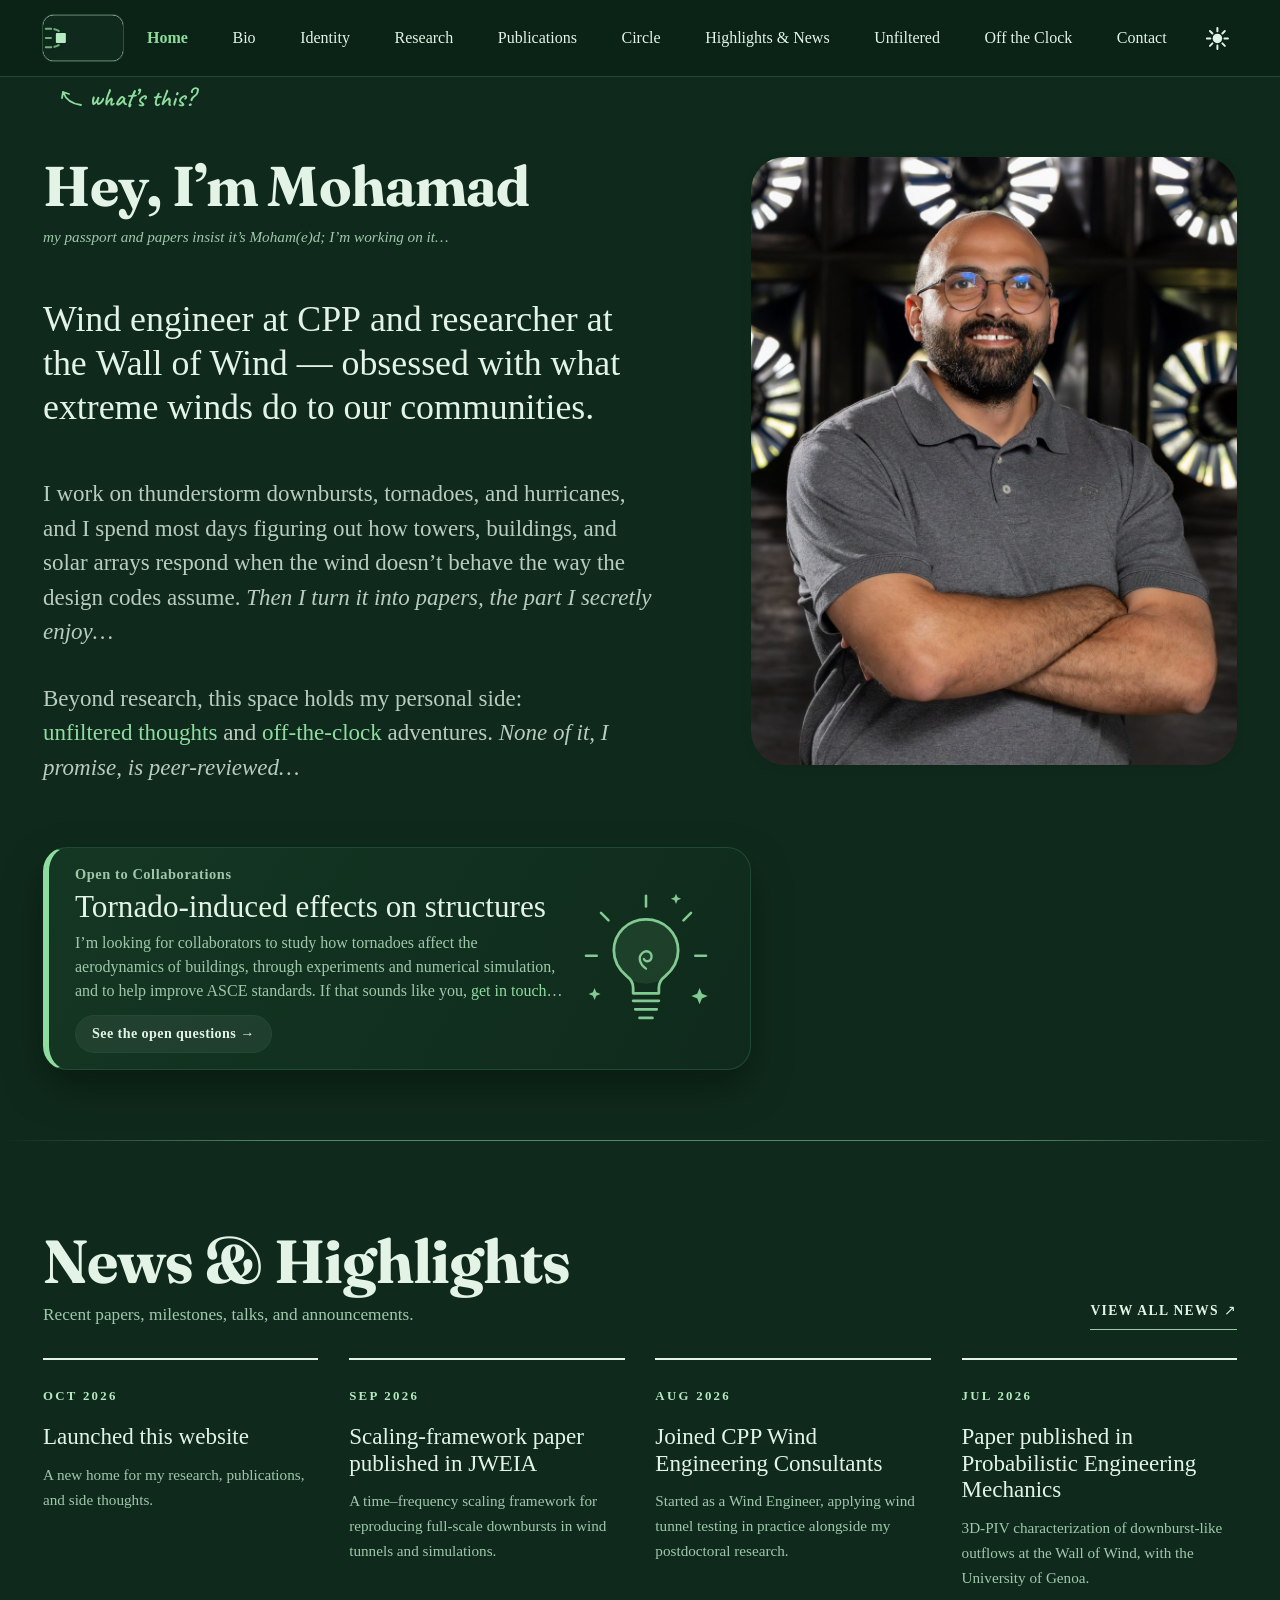
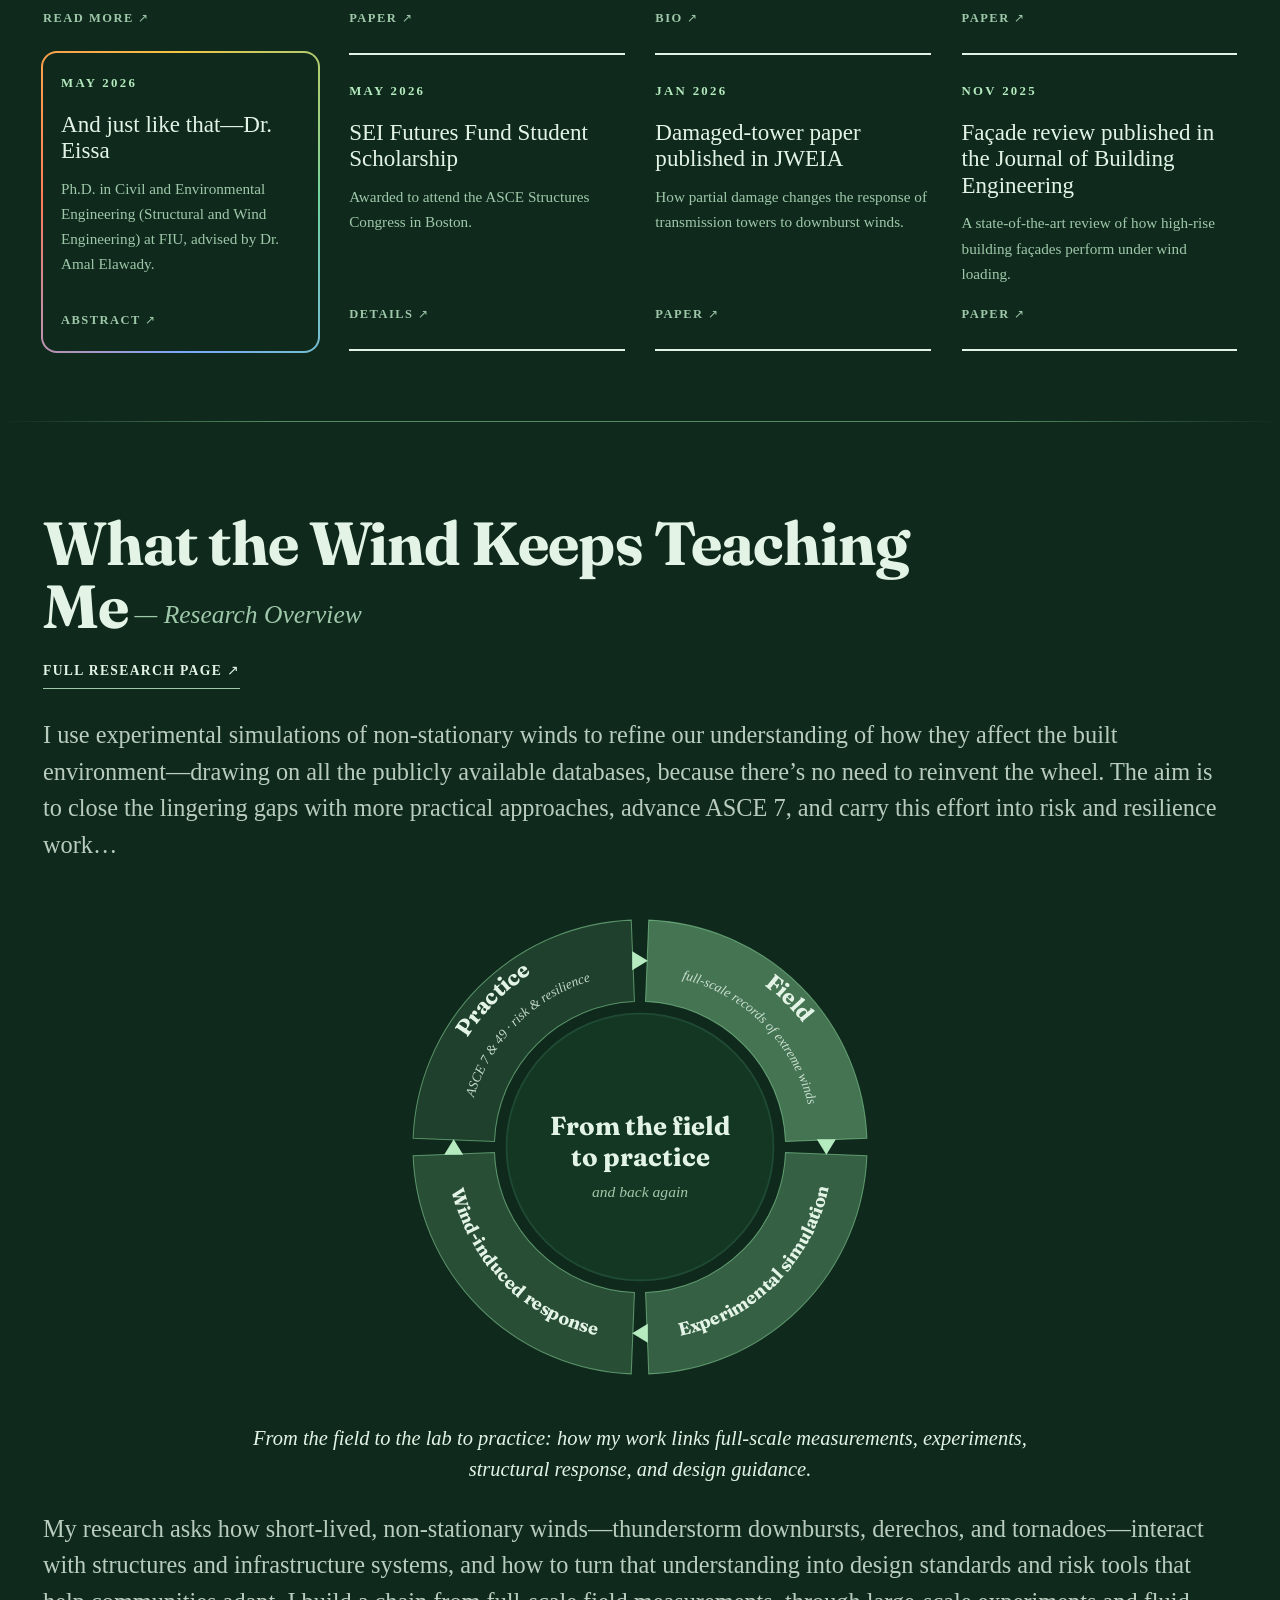
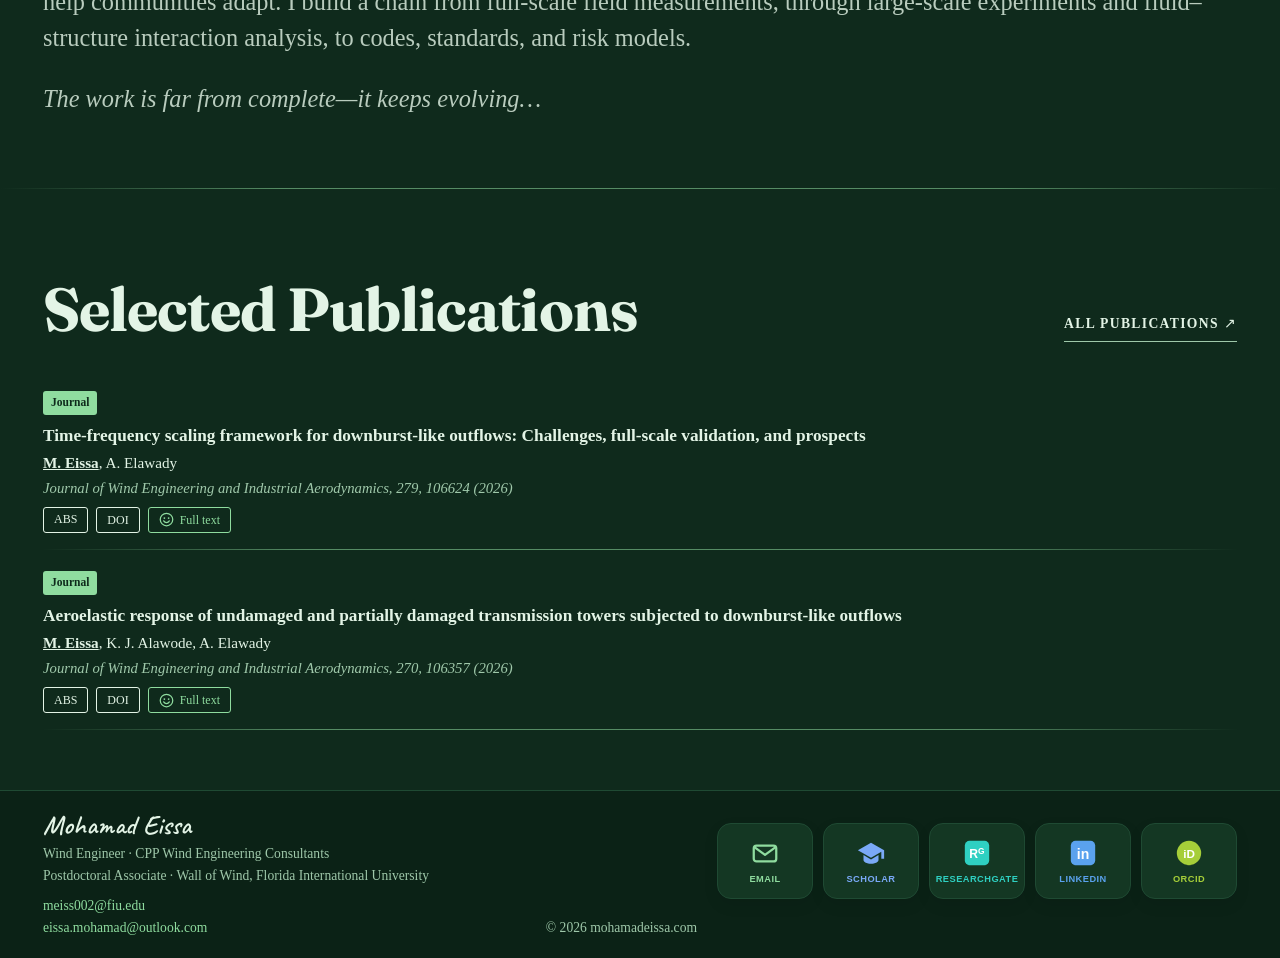
<file: index.html>
<!DOCTYPE html>
<html lang="en"><head><meta charset="utf-8"><meta name="viewport" content="width=device-width,initial-scale=1">
<title>Home | Mohamad Eissa</title>
<meta name="description" content="Mohamad Eissa — wind engineer and researcher studying extreme winds, fluid–structure interaction, and infrastructure resilience.">
<link rel="icon" type="image/svg+xml" href="assets/img/icon.svg"><link rel="icon" type="image/png" sizes="32x32" href="assets/img/favicon-32.png"><link rel="apple-touch-icon" href="assets/img/apple-touch-icon.png">

<link rel="stylesheet" href="assets/style.css"><link href="https://fonts.googleapis.com/css2?family=Fraunces:opsz,wght@9..144,700&family=Caveat:wght@600&display=swap" rel="stylesheet"><script src="assets/script.js"></script></head>
<body class="home"><header><div class="wrap nav"><a class="brand" href="index.html" aria-describedby="kcard"><svg class="logo" viewBox="0 0 112 64" aria-hidden="true"><defs><clipPath id="lgclip"><rect width="112" height="64" rx="15"/></clipPath></defs><rect width="112" height="64" rx="15" class="lg-bg"/><g clip-path="url(#lgclip)"><g fill="none" class="lg-fg" stroke-width="3" stroke-linecap="round" opacity=".75"><path class="lg-fl" d="M4 19C12 19 17 19 22 22"/><path class="lg-fl" d="M4 45C12 45 17 45 22 42"/><path class="lg-fl" d="M4 32H15"/></g><g fill="none" class="lg-fg" stroke-width="3.6" stroke-linecap="round"><g transform="translate(0,24)"><g class="lg-v" style="animation-delay:0s"><g class="lg-s"><path d="M-7 0a7 7 0 1 0 7-7a4.2 4.2 0 0 0-4.2 4.2a1.9 1.9 0 0 0 1.9 1.9"/></g></g></g><g transform="translate(0,24)"><g class="lg-v" style="animation-delay:-2s"><g class="lg-s"><path d="M-7 0a7 7 0 1 0 7-7a4.2 4.2 0 0 0-4.2 4.2a1.9 1.9 0 0 0 1.9 1.9"/></g></g></g><g transform="translate(0,24)"><g class="lg-v" style="animation-delay:-4s"><g class="lg-s"><path d="M-7 0a7 7 0 1 0 7-7a4.2 4.2 0 0 0-4.2 4.2a1.9 1.9 0 0 0 1.9 1.9"/></g></g></g><g transform="translate(0,40) scale(1,-1)"><g class="lg-v" style="animation-delay:-1s"><g class="lg-s"><path d="M-7 0a7 7 0 1 0 7-7a4.2 4.2 0 0 0-4.2 4.2a1.9 1.9 0 0 0 1.9 1.9"/></g></g></g><g transform="translate(0,40) scale(1,-1)"><g class="lg-v" style="animation-delay:-3s"><g class="lg-s"><path d="M-7 0a7 7 0 1 0 7-7a4.2 4.2 0 0 0-4.2 4.2a1.9 1.9 0 0 0 1.9 1.9"/></g></g></g><g transform="translate(0,40) scale(1,-1)"><g class="lg-v" style="animation-delay:-5s"><g class="lg-s"><path d="M-7 0a7 7 0 1 0 7-7a4.2 4.2 0 0 0-4.2 4.2a1.9 1.9 0 0 0 1.9 1.9"/></g></g></g></g><rect x="18" y="25" width="14" height="14" rx="1.4" class="lg-tw"/></g></svg><span class="sr-only">Mohamad Eissa · Home</span></a>
<div class="nav-right"><ul class="menu"><li><a href="index.html" class=active>Home</a></li><li><a href="bio.html">Bio</a></li><li><a href="identity.html">Identity</a></li><li><a href="research.html">Research</a></li><li><a href="publications.html">Publications</a></li><li><a href="circle.html">Circle</a></li><li><a href="highlights.html">Highlights &amp; News</a></li><li><a href="unfiltered.html">Unfiltered</a></li><li><a href="offtheclock.html">Off the Clock</a></li><li><a href="contact.html">Contact</a></li></ul>
<button class="btn-icon" id="theme-toggle" title="Toggle dark mode" aria-label="Toggle dark mode">☾</button>
<button class="btn-icon" id="menu-toggle" aria-label="Menu">☰</button></div></div></header>
<main class="wrap">
<section class="hero"><div class="profile"><img src="assets/img/profile.jpg" alt="Portrait of Mohamad Eissa"><div class="pcap" tabindex="0"><span class="pcap-t">This photo was taken at IBHS</span></div>
</div>
<div class="intro">
<h1 class="hey">Hey, I’m Mohamad</h1>
<p class="aka">my passport and papers insist it’s Moham(e)d; I’m working&nbsp;on&nbsp;it…</p>
<p class="lead">Wind engineer at <a class="lead-org" href="https://cppwind.com/" target="_blank" rel="noopener" title="CPP Wind Engineering Consultants">CPP</a> and researcher at the <a class="lead-org" href="https://fiu.designsafe-ci.org/" target="_blank" rel="noopener" title="NHERI Wall of Wind Experimental Facility, FIU">Wall of Wind</a> — obsessed with what extreme winds do to our communities.</p>
<p class="say">I work on thunderstorm downbursts, tornadoes, and hurricanes, and I spend most days figuring out how towers, buildings, and solar arrays respond when the wind doesn’t behave the way the design codes assume. <em>Then I turn it into papers, the part I secretly enjoy…</em></p>
<p class="say">Beyond research, this space holds my personal side: <a class="gust" href="unfiltered.html">unfiltered thoughts</a> and <a class="gust" href="offtheclock.html">off-the-clock</a> adventures. <em>None of it, I promise, is peer-reviewed…</em></p>
<div class="opp"><svg class="opp-art idea" viewBox="0 0 140 130" aria-hidden="true"><g fill="none" stroke="currentColor" stroke-linecap="round" stroke-linejoin="round"><g class="rays" stroke-width="2.4"><path d="M70 6v10"/><path d="M28 22l7 7"/><path d="M112 22l-7 7"/><path d="M14 62h10"/><path d="M116 62h10"/></g><circle class="glow" cx="70" cy="58" r="30" fill="currentColor" stroke="none"/><path class="bulb" stroke-width="2.6" d="M70 28c-17 0-30 13-30 29 0 10 5 18 12 24 4 3 6 7 6 11v5h24v-5c0-4 2-8 6-11 7-6 12-14 12-24 0-16-13-29-30-29z"/><path stroke-width="2.6" d="M58 104h24M60 112h20M64 120h12"/><path class="spark" stroke-width="2.2" d="M70 74c-6-4-8-11-3-15 4-3 9 0 8 5-1 4-6 4-7 1"/><g class="stars" fill="currentColor" stroke="none"><path class="s1" d="M120 92l2.2 5.4 5.4 2.2-5.4 2.2-2.2 5.4-2.2-5.4-5.4-2.2 5.4-2.2z"/><path class="s2" d="M22 92l1.6 4 4 1.6-4 1.6-1.6 4-1.6-4-4-1.6 4-1.6z"/><path class="s3" d="M98 4l1.4 3.4 3.4 1.4-3.4 1.4-1.4 3.4-1.4-3.4-3.4-1.4 3.4-1.4z"/></g></g></svg><div class="opp-label">Open to Collaborations</div><h3 class="opp-h">Tornado-induced effects on structures</h3><p class="opp-text">I’m looking for collaborators to study how tornadoes affect the aerodynamics of buildings, through experiments and numerical simulation, and to help improve ASCE standards. If that sounds like you, <a class="gust" href="contact.html">get in touch</a>…</p><a class="opp-btn gust" href="collaborate.html">See the open questions <span aria-hidden="true">→</span></a></div></div>
</section>

<hr class="fade-rule" aria-hidden="true"><div class="news-head"><div><h2 class="news-h">News &amp; Highlights</h2><p class="news-sub">Recent papers, milestones, talks, and announcements.</p></div><a class="news-all" href="highlights.html">View all news</a></div>
<div class="news-grid eight"><article class="nitem"><div class="ndate">Oct 2026</div><h3 class="ntitle"><a href="index.html">Launched this website</a></h3><p>A new home for my research, publications, and side thoughts.</p><div class="nlinks"><a href="index.html">Read more</a></div></article><article class="nitem"><div class="ndate">Sep 2026</div><h3 class="ntitle"><a href="https://doi.org/10.1016/j.jweia.2026.106624" target="_blank" rel="noopener">Scaling-framework paper published in JWEIA</a></h3><p>A time–frequency scaling framework for reproducing full-scale downbursts in wind tunnels and simulations.</p><div class="nlinks"><a href="https://doi.org/10.1016/j.jweia.2026.106624" target="_blank" rel="noopener">Paper</a></div></article><article class="nitem"><div class="ndate">Aug 2026</div><h3 class="ntitle"><a href="bio.html">Joined CPP Wind Engineering Consultants</a></h3><p>Started as a Wind Engineer, applying wind tunnel testing in practice alongside my postdoctoral research.</p><div class="nlinks"><a href="bio.html">Bio</a></div></article><article class="nitem"><div class="ndate">Jul 2026</div><h3 class="ntitle"><a href="https://doi.org/10.1016/j.probengmech.2026.103956" target="_blank" rel="noopener">Paper published in Probabilistic Engineering Mechanics</a></h3><p>3D-PIV characterization of downburst-like outflows at the Wall of Wind, with the University of Genoa.</p><div class="nlinks"><a href="https://doi.org/10.1016/j.probengmech.2026.103956" target="_blank" rel="noopener">Paper</a></div></article><article class="nitem phd-glow"><div class="ndate">May 2026</div><h3 class="ntitle"><button type="button" class="ntitle-btn" data-modal="phd">And just like that—Dr. Eissa</button></h3><p>Ph.D. in Civil and Environmental Engineering (Structural and Wind Engineering) at FIU, advised by Dr. Amal Elawady.</p><div class="nlinks"><button type="button" class="nbtn-abs" data-modal="phd">Abstract</button></div></article><article class="nitem"><div class="ndate">May 2026</div><h3 class="ntitle"><a href="highlights.html#awards">SEI Futures Fund Student Scholarship</a></h3><p>Awarded to attend the ASCE Structures Congress in Boston.</p><div class="nlinks"><a href="highlights.html#awards">Details</a></div></article><article class="nitem"><div class="ndate">Jan 2026</div><h3 class="ntitle"><a href="https://doi.org/10.1016/j.jweia.2026.106357" target="_blank" rel="noopener">Damaged-tower paper published in JWEIA</a></h3><p>How partial damage changes the response of transmission towers to downburst winds.</p><div class="nlinks"><a href="https://doi.org/10.1016/j.jweia.2026.106357" target="_blank" rel="noopener">Paper</a></div></article><article class="nitem"><div class="ndate">Nov 2025</div><h3 class="ntitle"><a href="https://doi.org/10.1016/j.jobe.2025.114072" target="_blank" rel="noopener">Façade review published in the Journal of Building Engineering</a></h3><p>A state-of-the-art review of how high-rise building façades perform under wind loading.</p><div class="nlinks"><a href="https://doi.org/10.1016/j.jobe.2025.114072" target="_blank" rel="noopener">Paper</a></div></article></div>
<hr class="fade-rule" aria-hidden="true"><section class="home-research"><div class="news-head"><div><h2 class="news-h">What the Wind Keeps Teaching Me<span class="h-tag"> — Research Overview</span></h2></div><a class="news-all" href="research.html">Full research page</a></div>
<p >I use experimental simulations of non-stationary winds to refine our understanding of how they affect the built environment—drawing on all the publicly available databases, because there’s no need to reinvent the wheel. The aim is to close the lingering gaps with more practical approaches, advance ASCE 7, and carry this effort into risk and resilience work…</p>
<figure class="rfig rwheel-fig"><svg class="rwheel" viewBox="0 0 600 600" role="img" aria-label="Research wheel: field measurements, experimental simulation, wind-induced response, and practice, in a continuous cycle"><defs><path id="wt0" d="M316.5 64.6A236 236 0 0 1 535.4 283.5"/><path id="ws0" d="M314.0 100.5A200 200 0 0 1 499.5 286.0"/><path id="wt1" d="M315.6 522.5A223.0 223.0 0 0 0 522.5 315.6"/><path id="wt2" d="M77.5 315.6A223.0 223.0 0 0 0 284.4 522.5"/><path id="wt3" d="M64.6 283.5A236 236 0 0 1 283.5 64.6"/><path id="ws3" d="M100.5 286.0A200 200 0 0 1 286.0 100.5"/></defs><path class="seg s0" d="M310.1 38.2A262 262 0 0 1 561.8 289.9L467.9 293.6A168 168 0 0 0 306.4 132.1Z" style="--o:0.42"/><text class="wt"><textPath href="#wt0" startOffset="50%" text-anchor="middle">Field</textPath></text><text class="ws"><textPath href="#ws0" startOffset="50%" text-anchor="middle">full-scale records of extreme winds</textPath></text><path class="seg s1" d="M561.8 310.1A262 262 0 0 1 310.1 561.8L306.4 467.9A168 168 0 0 0 467.9 306.4Z" style="--o:0.3"/><text class="wt sm"><textPath href="#wt1" startOffset="50%" text-anchor="middle">Experimental simulation</textPath></text><path class="seg s2" d="M289.9 561.8A262 262 0 0 1 38.2 310.1L132.1 306.4A168 168 0 0 0 293.6 467.9Z" style="--o:0.2"/><text class="wt sm"><textPath href="#wt2" startOffset="50%" text-anchor="middle">Wind-induced response</textPath></text><path class="seg s3" d="M38.2 289.9A262 262 0 0 1 289.9 38.2L293.6 132.1A168 168 0 0 0 132.1 293.6Z" style="--o:0.12"/><text class="wt"><textPath href="#wt3" startOffset="50%" text-anchor="middle">Practice</textPath></text><text class="ws"><textPath href="#ws3" startOffset="50%" text-anchor="middle">ASCE 7 &amp; 49 · risk &amp; resilience</textPath></text><g class="warr" transform="translate(300.0 85.0) rotate(0)"><path d="M-9 -11L9 0L-9 11z"/></g><g class="warr" transform="translate(515.0 300.0) rotate(90)"><path d="M-9 -11L9 0L-9 11z"/></g><g class="warr" transform="translate(300.0 515.0) rotate(180)"><path d="M-9 -11L9 0L-9 11z"/></g><g class="warr" transform="translate(85.0 300.0) rotate(270)"><path d="M-9 -11L9 0L-9 11z"/></g><circle class="wc" cx="300" cy="300" r="154"/><text class="wct" x="300" y="286" text-anchor="middle">From the field</text><text class="wct" x="300" y="322" text-anchor="middle">to practice</text><text class="wcs" x="300" y="358" text-anchor="middle">and back again</text></svg><figcaption><em>From the field to the lab to practice: how my work links full-scale measurements, experiments, structural response, and design guidance.</em></figcaption></figure>
<p>My research asks how short-lived, non-stationary winds—thunderstorm downbursts, derechos, and tornadoes—interact with structures and infrastructure systems, and how to turn that understanding into design standards and risk tools that help communities adapt. I build a chain from full-scale field measurements, through large-scale experiments and fluid–structure interaction analysis, to codes, standards, and risk models.</p>
<p><em>The work is far from complete—it keeps evolving…</em></p>
</section>
<hr class="fade-rule" aria-hidden="true"><div class="news-head"><div><h2 class="news-h">Selected Publications</h2></div><a class="news-all" href="publications.html">All publications</a></div>
<div class="pub"><div>
<span class="badge">Journal</span><div class="title">Time-frequency scaling framework for downburst-like outflows: Challenges, full-scale validation, and prospects</div><div class="authors"><b>M. Eissa</b>, A. Elawady</div><div class="venue">Journal of Wind Engineering and Industrial Aerodynamics, 279, 106624 (2026)</div>
<div class="links"><button data-abs>ABS</button><a href="https://doi.org/10.1016/j.jweia.2026.106624" target="_blank" rel="noopener">DOI</a><a class="ft" href="mailto:meiss002@fiu.edu?subject=Full-text%20request%3A%20Time-frequency%20scaling%20framework%20for%20downburst-like%20outflows%3A%20Challenges%2C%20full-scale%20validation%2C%20and%20prospects" data-tip="Need the full text? Ping me — I’ll respond ASAP 🙂" aria-label="Request the full text by email"><svg viewBox="0 0 24 24" aria-hidden="true"><circle cx="12" cy="12" r="10" fill="none" stroke="currentColor" stroke-width="2"/><circle cx="8.6" cy="9.6" r="1.4" fill="currentColor"/><circle cx="15.4" cy="9.6" r="1.4" fill="currentColor"/><path d="M7.5 14.2c1.1 1.8 2.7 2.7 4.5 2.7s3.4-.9 4.5-2.7" fill="none" stroke="currentColor" stroke-width="2" stroke-linecap="round"/></svg><span>Full text</span></a></div>
<div class="abstract">A scaling framework that enforces similarity in both the time and frequency domains, so that full-scale downburst events can be reproduced consistently across experimental facilities and numerical simulations. The framework draws on a library of more than 500 velocity time histories and is validated against full-scale field records.</div></div></div>
<div class="pub"><div>
<span class="badge">Journal</span><div class="title">Aeroelastic response of undamaged and partially damaged transmission towers subjected to downburst-like outflows</div><div class="authors"><b>M. Eissa</b>, K. J. Alawode, A. Elawady</div><div class="venue">Journal of Wind Engineering and Industrial Aerodynamics, 270, 106357 (2026)</div>
<div class="links"><button data-abs>ABS</button><a href="https://doi.org/10.1016/j.jweia.2026.106357" target="_blank" rel="noopener">DOI</a><a class="ft" href="mailto:meiss002@fiu.edu?subject=Full-text%20request%3A%20Aeroelastic%20response%20of%20undamaged%20and%20partially%20damaged%20transmission%20towers%20subjected%20to%20downburst-like%20outflows" data-tip="Need the full text? Ping me — I’ll respond ASAP 🙂" aria-label="Request the full text by email"><svg viewBox="0 0 24 24" aria-hidden="true"><circle cx="12" cy="12" r="10" fill="none" stroke="currentColor" stroke-width="2"/><circle cx="8.6" cy="9.6" r="1.4" fill="currentColor"/><circle cx="15.4" cy="9.6" r="1.4" fill="currentColor"/><path d="M7.5 14.2c1.1 1.8 2.7 2.7 4.5 2.7s3.4-.9 4.5-2.7" fill="none" stroke="currentColor" stroke-width="2" stroke-linecap="round"/></svg><span>Full text</span></a></div>
<div class="abstract">Power infrastructures encounter intensified weather-related events capable of causing widespread destruction and endangering the safety of residential communities in the USA and worldwide. This study investigates the wind-induced response of both damaged and undamaged transmission towers subjected to downburst-induced wind loads through experimental simulations conducted on 1:50 aeroelastic models at the Wall of Wind Experimental Facility. The structural damage, representing aging and exposure to successive extreme weather events, is introduced by removing specific members. Results indicate that structural damage increases the RMS acceleration responses by 86% in the along-wind direction and 74% in the across-wind direction, and that both towers exhibit non-quasi-static behavior under downburst wind loading.</div></div></div>
<div class="modal" id="modal-phd" role="dialog" aria-modal="true" aria-labelledby="phd-h" hidden><div class="modal-card"><button type="button" class="modal-x" aria-label="Close">×</button>
<div class="modal-kicker">Ph.D. dissertation · FIU · May 2026</div>
<h3 id="phd-h"><em>Wind-induced response of lattice structures subjected to atmospheric boundary layer and downburst winds</em></h3>
<p>Lattice towers are widely used as primary structural systems for transmission lines and telecommunications infrastructure in the United States and worldwide. Their widespread deployment increases their exposure and vulnerability to extreme wind events such as hurricanes, tornadoes, and downbursts. A Climate Central report noted that, in 2025, thunderstorms caused 67 fatalities and approximately $50.70 billion in economic losses in the United States. Accordingly, this study investigates the wind-induced response of lattice towers under downburst winds and compares it with that under atmospheric boundary layer (ABL) winds.</p>
<p>Downbursts can generate intense near-surface winds that impose substantial demands on the built environment. Their severity is especially critical for lattice towers, which are slender and flexible and therefore particularly vulnerable to such events. Understanding downburst effects on lattice towers is essential for identifying response characteristics distinct from those under ABL winds and for informing future design improvements. This can be pursued through field measurements, wind tunnel experiments, and numerical simulations. However, progress remains hampered by (i) the scarcity of field data capturing downburst-induced structural response, (ii) the transient nature of downbursts, which requires specialized simulation techniques and scaling approaches for wind tunnel testing, and (iii) the difficulty of conducting realistic vulnerability assessments.</p>
<p>To address these gaps, this study (1) investigates the wind-induced response of lattice towers under ABL and downburst winds through a field data collection campaign, (2) provides insights into experimentally simulated downburst-like outflows at the Wall of Wind Experimental Facility at Florida International University using 3D Particle Image Velocimetry (3D PIV), (3) proposes a generalized time-frequency scaling approach adaptable to existing wind tunnels, and (4) introduces, to the best of the authors’ knowledge, the first experimental approach for simulating a damaged lattice tower and examining its wind-induced response under downburst winds using a large-scale aeroelastic model.</p>
<p>Concisely, based on full-scale data, the results indicate the presence of vortex shedding that leads to excessive across-wind vibrations, compromising structural safety, although this phenomenon has not been discussed in the literature and receives limited attention in ASCE 74. Under downburst winds, the across-wind RMS acceleration is approximately 1.35 times that in the along-wind direction.</p>
</div></div>
</main>
<footer><div class="wrap foot"><div class="f-left"><span class="fname">Mohamad Eissa</span><br>Wind Engineer · CPP Wind Engineering Consultants<br>Postdoctoral Associate · Wall of Wind, Florida International University<div class="f-mail"><a href="mailto:meiss002@fiu.edu">meiss002@fiu.edu</a><br><a href="mailto:eissa.mohamad@outlook.com">eissa.mohamad@outlook.com</a></div></div><div class="f-mid"><div class="fsocial" aria-label="Social links"><a class="fs t-mail" href="mailto:meiss002@fiu.edu" title="Email" aria-label="Email"><svg viewBox="0 0 32 32"><rect x="4" y="8" width="24" height="17" rx="3" fill="none" stroke="currentColor" stroke-width="2.4"/><path d="M5 10l11 8 11-8" fill="none" stroke="currentColor" stroke-width="2.4" stroke-linejoin="round"/></svg><span>EMAIL</span></a><a class="fs t-gs" href="https://scholar.google.com/citations?user=ByOGSA4AAAAJ" title="Google Scholar" aria-label="Google Scholar" target="_blank" rel="noopener"><svg viewBox="0 0 32 32"><path d="M16 5L2 13l14 8 11-6.3V22h3v-9z" fill="currentColor"/><path d="M8 18.2v5.3c0 2.2 3.6 4 8 4s8-1.8 8-4v-5.3l-8 4.6z" fill="currentColor"/></svg><span>SCHOLAR</span></a><a class="fs t-rg" href="https://www.researchgate.net/profile/Mohamed-Eissa-43" title="ResearchGate" aria-label="ResearchGate" target="_blank" rel="noopener"><svg viewBox="0 0 32 32"><rect x="3" y="3" width="26" height="26" rx="5" fill="currentColor"/><text x="16" y="21.5" font-family="Arial,sans-serif" font-size="13" font-weight="700" text-anchor="middle" fill="#fff">R<tspan font-size="9" dy="-4">G</tspan></text></svg><span>RESEARCHGATE</span></a><a class="fs t-li" href="https://www.linkedin.com/in/muhammedeissaa/" title="LinkedIn" aria-label="LinkedIn" target="_blank" rel="noopener"><svg viewBox="0 0 32 32"><rect x="3" y="3" width="26" height="26" rx="5" fill="currentColor"/><text x="16" y="22.5" font-family="Arial,sans-serif" font-size="15" font-weight="700" text-anchor="middle" fill="#fff">in</text></svg><span>LINKEDIN</span></a><a class="fs t-orcid" href="https://orcid.org/0000-0001-7298-1184" title="ORCID" aria-label="ORCID" target="_blank" rel="noopener"><svg viewBox="0 0 32 32"><circle cx="16" cy="16" r="13" fill="currentColor"/><text x="16" y="21" font-family="Arial,sans-serif" font-size="12.5" font-weight="700" text-anchor="middle" fill="#fff">iD</text></svg><span>ORCID</span></a></div><div class="small">© <span id="year"></span> mohamadeissa.com</div></div><div class="f-right"></div></div></footer></body></html>
</file>
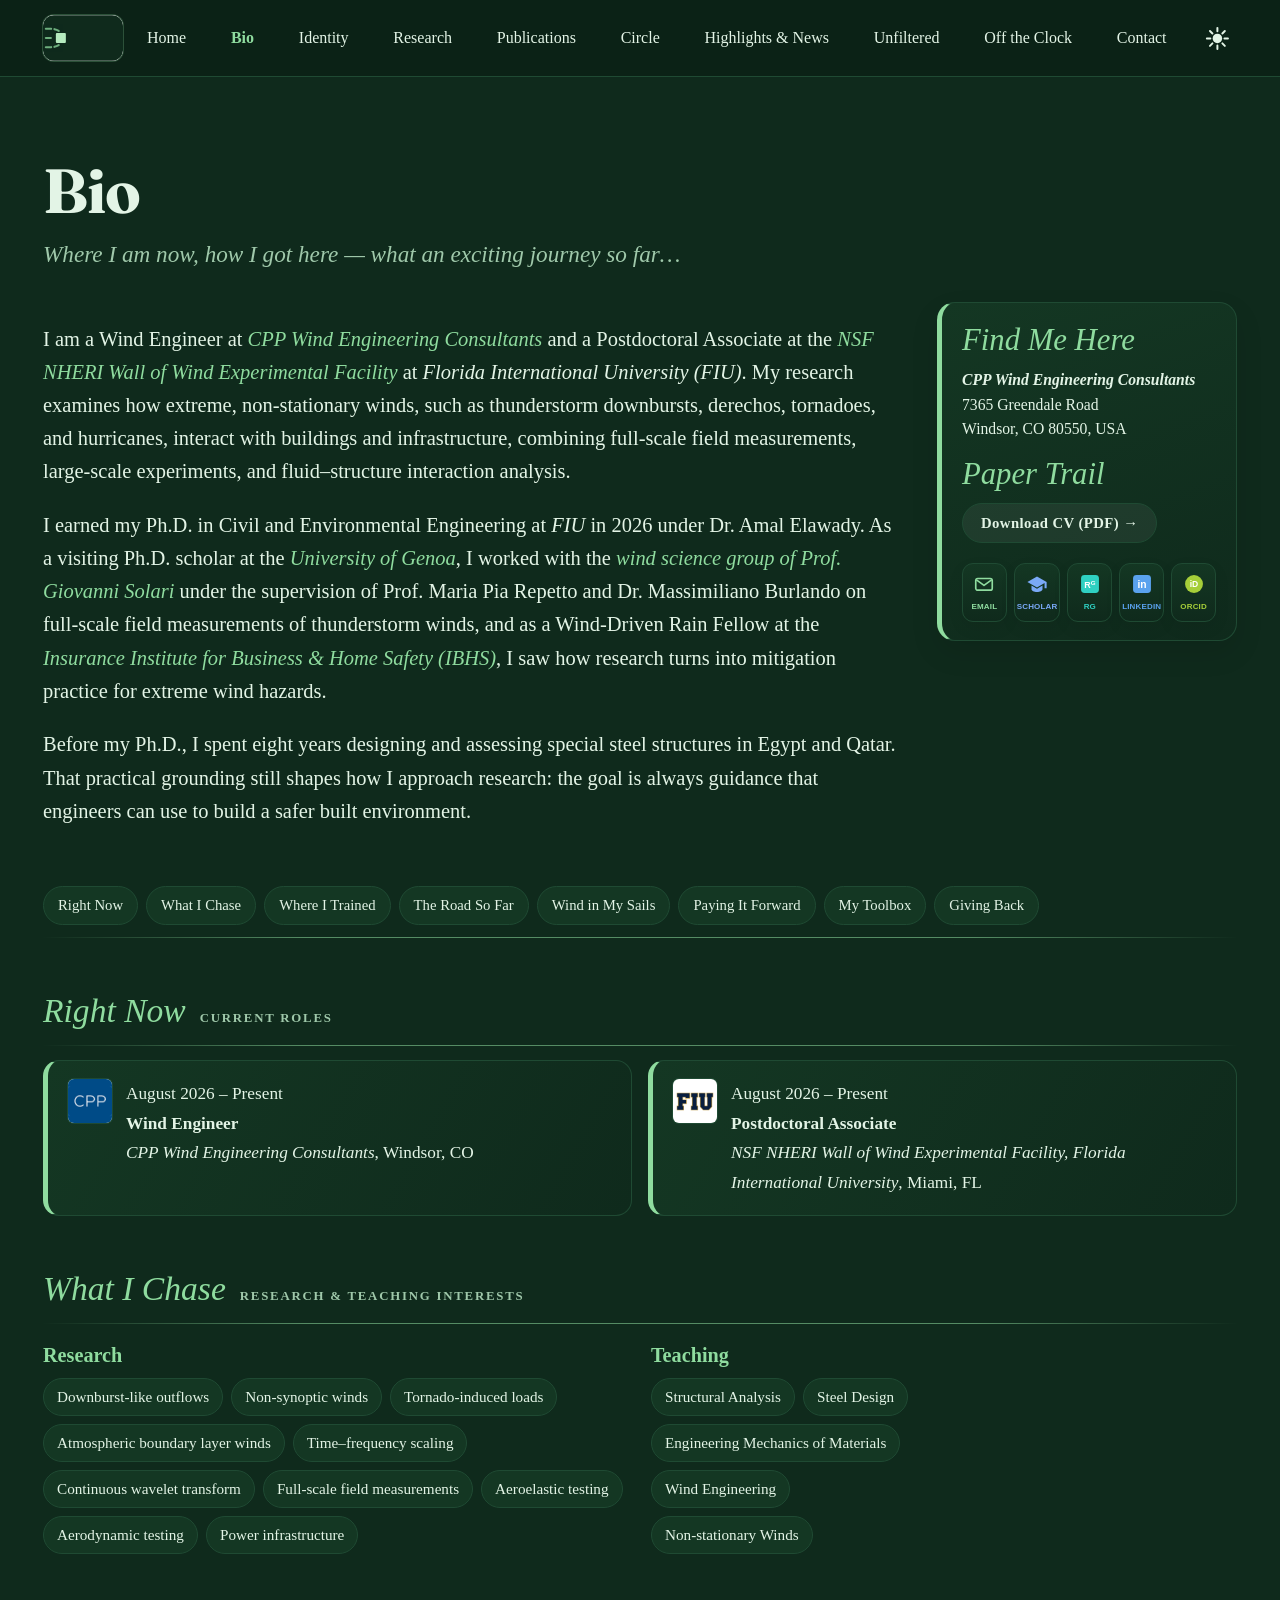
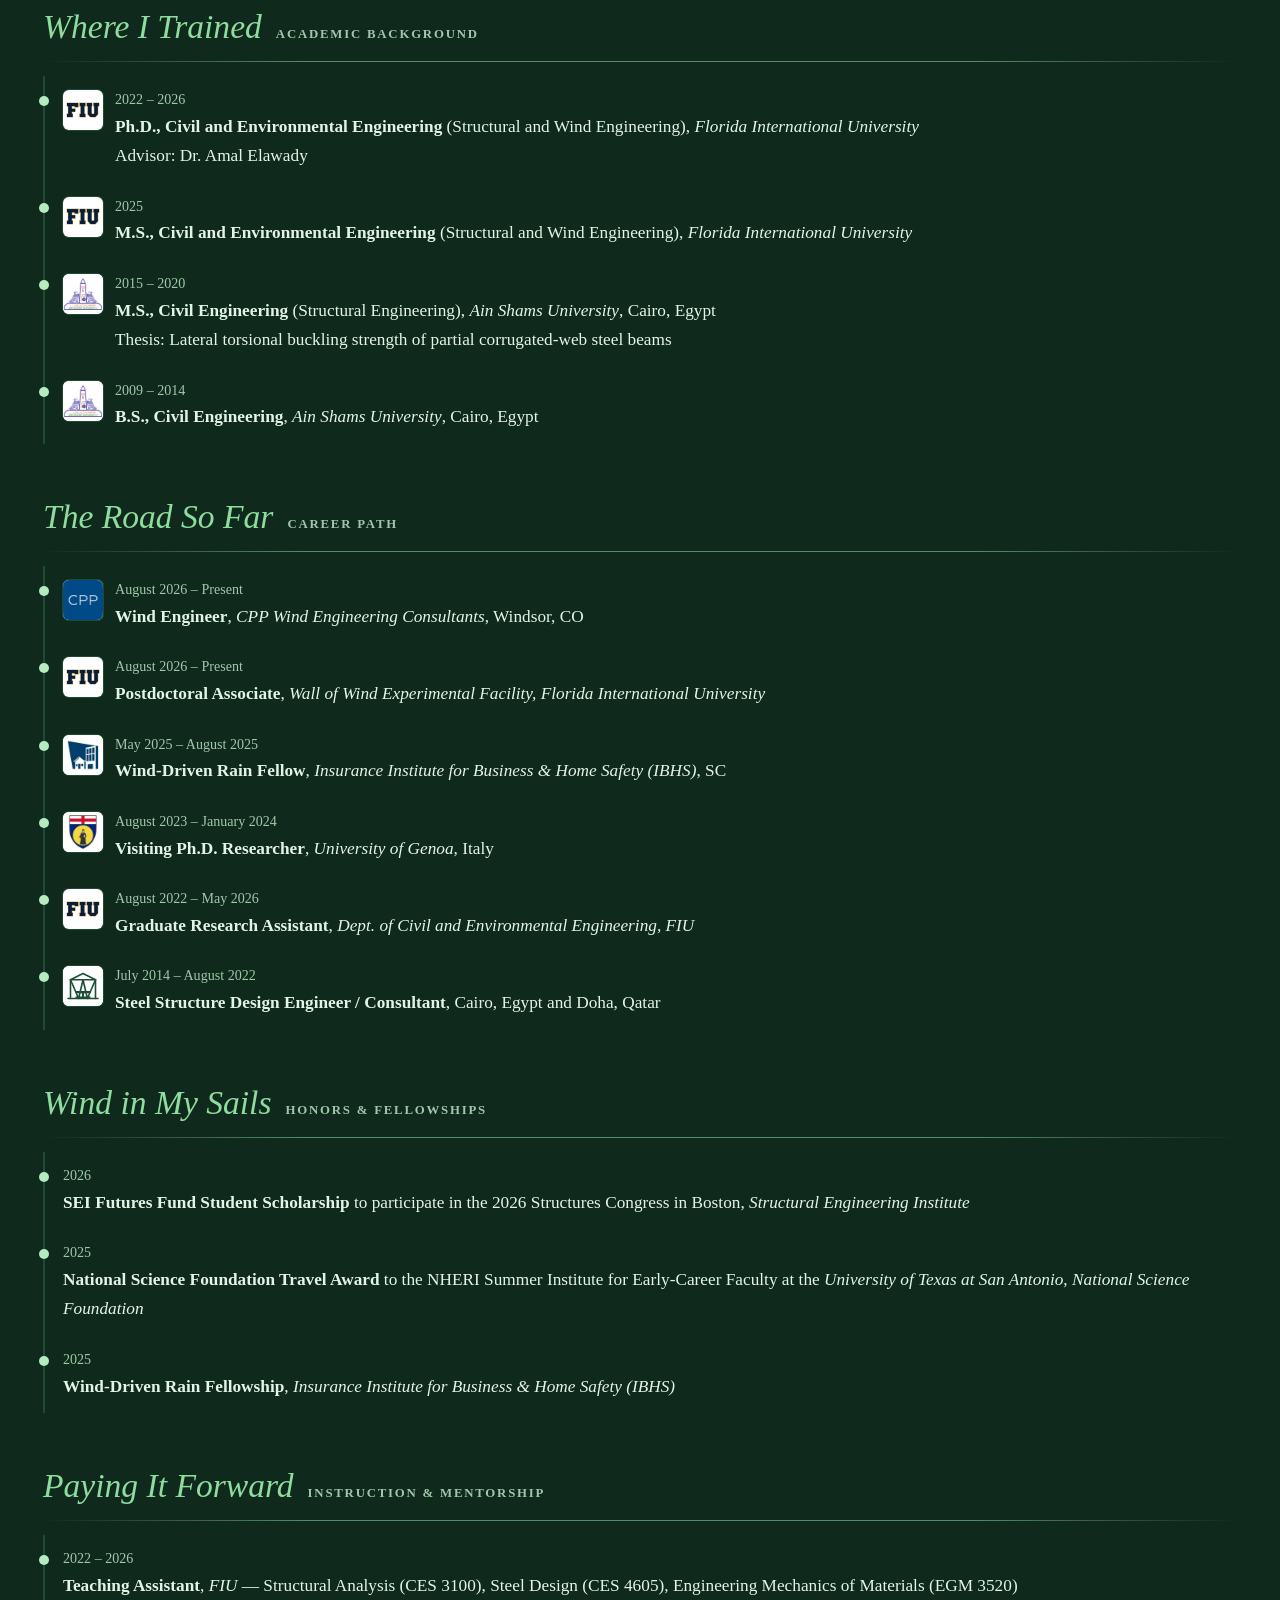
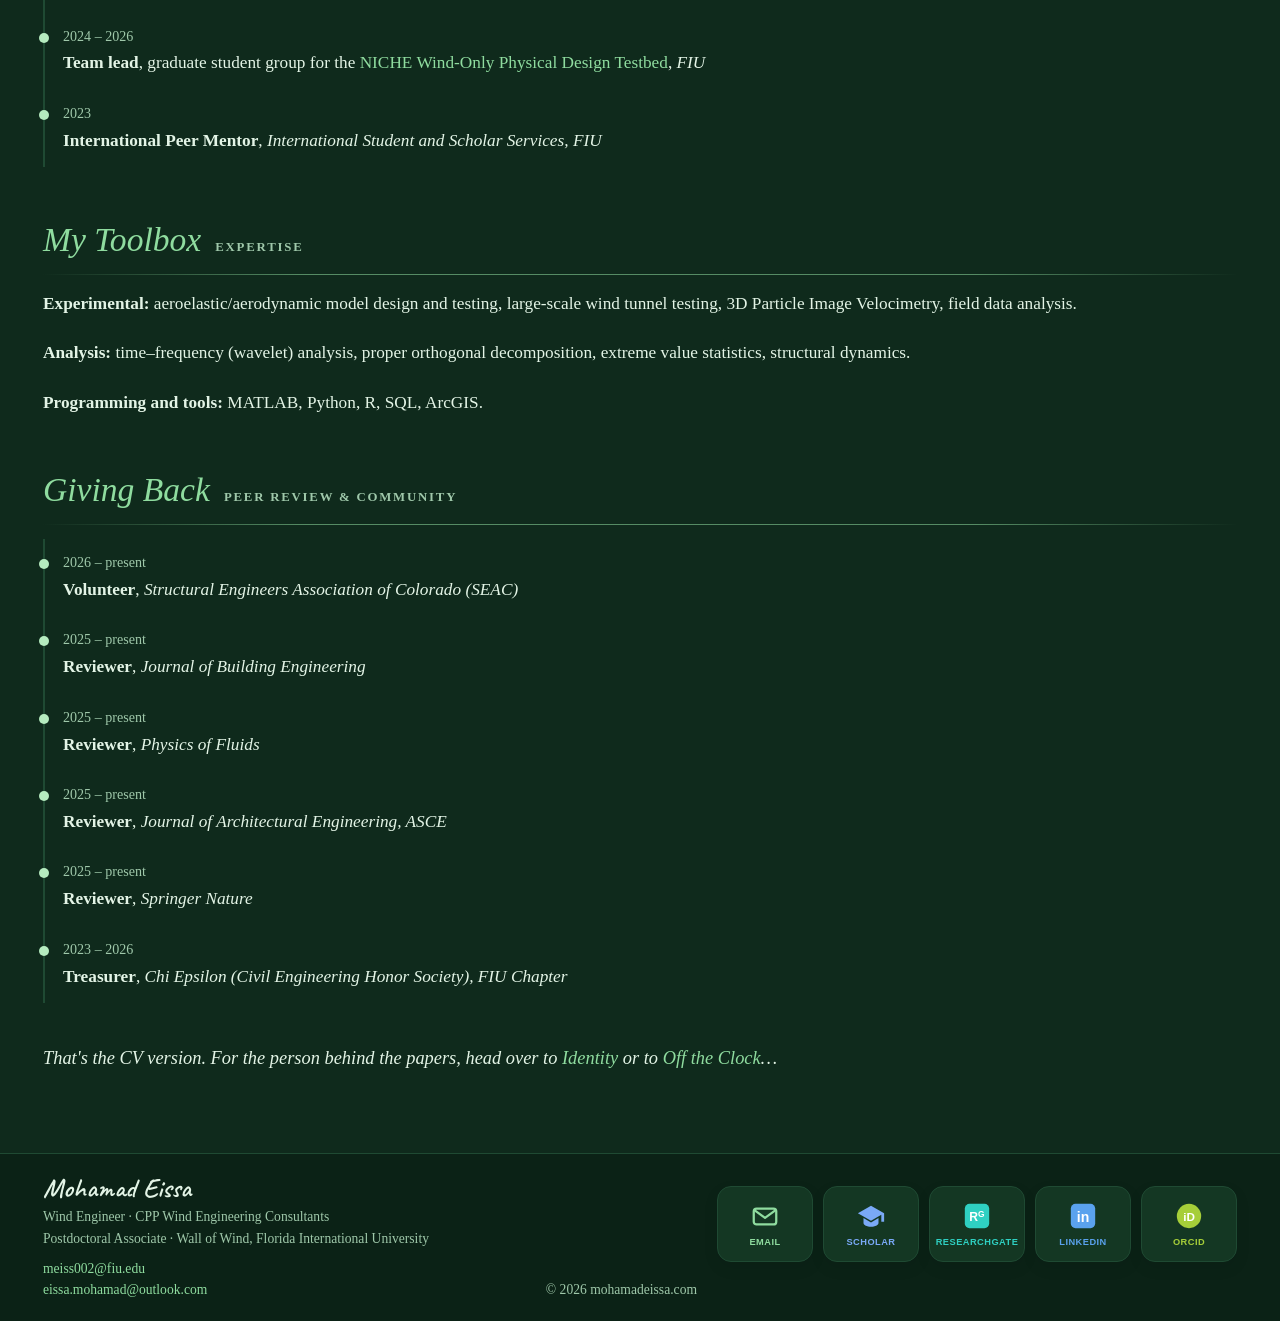
<file: bio.html>
<!DOCTYPE html>
<html lang="en"><head><meta charset="utf-8"><meta name="viewport" content="width=device-width,initial-scale=1">
<title>Bio | Mohamad Eissa</title>
<meta name="description" content="Bio and CV of Mohamad Eissa, wind engineer and researcher.">
<link rel="icon" type="image/svg+xml" href="assets/img/icon.svg"><link rel="icon" type="image/png" sizes="32x32" href="assets/img/favicon-32.png"><link rel="apple-touch-icon" href="assets/img/apple-touch-icon.png">

<link rel="stylesheet" href="assets/style.css"><link href="https://fonts.googleapis.com/css2?family=Fraunces:opsz,wght@9..144,700&family=Caveat:wght@600&display=swap" rel="stylesheet"><script src="assets/script.js"></script></head>
<body><header><div class="wrap nav"><a class="brand" href="index.html" aria-describedby="kcard"><svg class="logo" viewBox="0 0 112 64" aria-hidden="true"><defs><clipPath id="lgclip"><rect width="112" height="64" rx="15"/></clipPath></defs><rect width="112" height="64" rx="15" class="lg-bg"/><g clip-path="url(#lgclip)"><g fill="none" class="lg-fg" stroke-width="3" stroke-linecap="round" opacity=".75"><path class="lg-fl" d="M4 19C12 19 17 19 22 22"/><path class="lg-fl" d="M4 45C12 45 17 45 22 42"/><path class="lg-fl" d="M4 32H15"/></g><g fill="none" class="lg-fg" stroke-width="3.6" stroke-linecap="round"><g transform="translate(0,24)"><g class="lg-v" style="animation-delay:0s"><g class="lg-s"><path d="M-7 0a7 7 0 1 0 7-7a4.2 4.2 0 0 0-4.2 4.2a1.9 1.9 0 0 0 1.9 1.9"/></g></g></g><g transform="translate(0,24)"><g class="lg-v" style="animation-delay:-2s"><g class="lg-s"><path d="M-7 0a7 7 0 1 0 7-7a4.2 4.2 0 0 0-4.2 4.2a1.9 1.9 0 0 0 1.9 1.9"/></g></g></g><g transform="translate(0,24)"><g class="lg-v" style="animation-delay:-4s"><g class="lg-s"><path d="M-7 0a7 7 0 1 0 7-7a4.2 4.2 0 0 0-4.2 4.2a1.9 1.9 0 0 0 1.9 1.9"/></g></g></g><g transform="translate(0,40) scale(1,-1)"><g class="lg-v" style="animation-delay:-1s"><g class="lg-s"><path d="M-7 0a7 7 0 1 0 7-7a4.2 4.2 0 0 0-4.2 4.2a1.9 1.9 0 0 0 1.9 1.9"/></g></g></g><g transform="translate(0,40) scale(1,-1)"><g class="lg-v" style="animation-delay:-3s"><g class="lg-s"><path d="M-7 0a7 7 0 1 0 7-7a4.2 4.2 0 0 0-4.2 4.2a1.9 1.9 0 0 0 1.9 1.9"/></g></g></g><g transform="translate(0,40) scale(1,-1)"><g class="lg-v" style="animation-delay:-5s"><g class="lg-s"><path d="M-7 0a7 7 0 1 0 7-7a4.2 4.2 0 0 0-4.2 4.2a1.9 1.9 0 0 0 1.9 1.9"/></g></g></g></g><rect x="18" y="25" width="14" height="14" rx="1.4" class="lg-tw"/></g></svg><span class="sr-only">Mohamad Eissa · Home</span></a>
<div class="nav-right"><ul class="menu"><li><a href="index.html">Home</a></li><li><a href="bio.html" class=active>Bio</a></li><li><a href="identity.html">Identity</a></li><li><a href="research.html">Research</a></li><li><a href="publications.html">Publications</a></li><li><a href="circle.html">Circle</a></li><li><a href="highlights.html">Highlights &amp; News</a></li><li><a href="unfiltered.html">Unfiltered</a></li><li><a href="offtheclock.html">Off the Clock</a></li><li><a href="contact.html">Contact</a></li></ul>
<button class="btn-icon" id="theme-toggle" title="Toggle dark mode" aria-label="Toggle dark mode">☾</button>
<button class="btn-icon" id="menu-toggle" aria-label="Menu">☰</button></div></div></header>
<main class="wrap">

<h1>Bio</h1><p class="subtitle"><em>Where I am now, how I got here — what an exciting journey so far…</em></p>
<div class="bio-top"><div class="bio-intro"><p>I am a Wind Engineer at <em><a class="gust" href="https://cppwind.com/" target="_blank" rel="noopener">CPP Wind Engineering Consultants</a></em> and a Postdoctoral Associate at the <em><a class="gust" href="https://fiu.designsafe-ci.org/" target="_blank" rel="noopener">NSF NHERI Wall of Wind Experimental Facility</a></em> at <em>Florida International University (FIU)</em>. My research examines how extreme, non-stationary winds, such as thunderstorm downbursts, derechos, tornadoes, and hurricanes, interact with buildings and infrastructure, combining full-scale field measurements, large-scale experiments, and fluid–structure interaction analysis.</p>
<p>I earned my Ph.D. in Civil and Environmental Engineering at <em>FIU</em> in 2026 under Dr. Amal Elawady. As a visiting Ph.D. scholar at the <em><a class="gust" href="https://unige.it/en" target="_blank" rel="noopener">University of Genoa</a></em>, I worked with the <em><a class="gust" href="https://www.gs-windyn.it/" target="_blank" rel="noopener">wind science group of Prof. Giovanni Solari</a></em> under the supervision of Prof. Maria Pia Repetto and Dr. Massimiliano Burlando on full-scale field measurements of thunderstorm winds, and as a Wind-Driven Rain Fellow at the <em><a class="gust" href="https://ibhs.org/" target="_blank" rel="noopener">Insurance Institute for Business &amp; Home Safety (IBHS)</a></em>, I saw how research turns into mitigation practice for extreme wind hazards.</p>
<p>Before my Ph.D., I spent eight years designing and assessing special steel structures in Egypt and Qatar. That practical grounding still shapes how I approach research: the goal is always guidance that engineers can use to build a safer built environment.</p></div><aside class="bio-side"><div class="side-block"><h3 class="side-h">Find Me Here</h3><p><b><em>CPP Wind Engineering Consultants</em></b><br>7365 Greendale Road<br>Windsor, CO 80550, USA</p></div><div class="side-block"><h3 class="side-h">Paper Trail</h3><p><a class="opp-btn gust" href="assets/cv.pdf" target="_blank" rel="noopener">Download CV (PDF) <span aria-hidden="true">→</span></a></p></div><div class="social tiles mini"><a class="tile t-mail" href="mailto:meiss002@fiu.edu" title="Email" aria-label="Email"><svg viewBox="0 0 32 32"><rect x="4" y="8" width="24" height="17" rx="3" fill="none" stroke="currentColor" stroke-width="2.4"/><path d="M5 10l11 8 11-8" fill="none" stroke="currentColor" stroke-width="2.4" stroke-linejoin="round"/></svg><span>EMAIL</span></a><a class="tile t-gs" href="https://scholar.google.com/citations?user=ByOGSA4AAAAJ" title="Google Scholar" aria-label="Google Scholar" target="_blank" rel="noopener"><svg viewBox="0 0 32 32"><path d="M16 5L2 13l14 8 11-6.3V22h3v-9z" fill="currentColor"/><path d="M8 18.2v5.3c0 2.2 3.6 4 8 4s8-1.8 8-4v-5.3l-8 4.6z" fill="currentColor"/></svg><span>SCHOLAR</span></a><a class="tile t-rg" href="https://www.researchgate.net/profile/Mohamed-Eissa-43" title="ResearchGate" aria-label="ResearchGate" target="_blank" rel="noopener"><svg viewBox="0 0 32 32"><rect x="3" y="3" width="26" height="26" rx="5" fill="currentColor"/><text x="16" y="21.5" font-family="Arial,sans-serif" font-size="13" font-weight="700" text-anchor="middle" fill="#fff">R<tspan font-size="9" dy="-4">G</tspan></text></svg><span>RESEARCHGATE</span></a><a class="tile t-li" href="https://www.linkedin.com/in/muhammedeissaa/" title="LinkedIn" aria-label="LinkedIn" target="_blank" rel="noopener"><svg viewBox="0 0 32 32"><rect x="3" y="3" width="26" height="26" rx="5" fill="currentColor"/><text x="16" y="22.5" font-family="Arial,sans-serif" font-size="15" font-weight="700" text-anchor="middle" fill="#fff">in</text></svg><span>LINKEDIN</span></a><a class="tile t-orcid" href="https://orcid.org/0000-0001-7298-1184" title="ORCID" aria-label="ORCID" target="_blank" rel="noopener"><svg viewBox="0 0 32 32"><circle cx="16" cy="16" r="13" fill="currentColor"/><text x="16" y="21" font-family="Arial,sans-serif" font-size="12.5" font-weight="700" text-anchor="middle" fill="#fff">iD</text></svg><span>ORCID</span></a></div></aside></div>
<nav class="bio-tabs" aria-label="Bio sections"><a class="gust" href="#now">Right Now</a><a class="gust" href="#chase">What I Chase</a><a class="gust" href="#trained">Where I Trained</a><a class="gust" href="#road">The Road So Far</a><a class="gust" href="#sails">Wind in My Sails</a><a class="gust" href="#forward">Paying It Forward</a><a class="gust" href="#toolbox">My Toolbox</a><a class="gust" href="#giving">Giving Back</a></nav><h2 id="now" class="bio-h">Right Now<span class="bio-cap">Current roles</span></h2><div class="appts">
<div class="appt"><a class="lg" href="https://cppwind.com/" target="_blank" rel="noopener"><img class="logo" src="assets/img/logos/cpp-square.png" alt="CPP logo"></a><div><div class="when">August 2026 – Present</div><b>Wind Engineer</b><br><em>CPP Wind Engineering Consultants</em>, Windsor, CO</div></div>
<div class="appt"><a class="lg" href="https://fiu.designsafe-ci.org/" target="_blank" rel="noopener"><img class="logo" src="assets/img/logos/fiu.png" alt="FIU logo"></a><div><div class="when">August 2026 – Present</div><b>Postdoctoral Associate</b><br><em>NSF NHERI Wall of Wind Experimental Facility, Florida International University</em>, Miami, FL</div></div></div>
<h2 id="chase" class="bio-h">What I Chase<span class="bio-cap">Research &amp; teaching interests</span></h2><div class="focus"><div><h3>Research</h3><p class="kw"><span>Downburst-like outflows</span><span>Non-synoptic winds</span><span>Tornado-induced loads</span><span>Atmospheric boundary layer winds</span><span>Time–frequency scaling</span><span>Continuous wavelet transform</span><span>Full-scale field measurements</span><span>Aeroelastic testing</span><span>Aerodynamic testing</span><span>Power infrastructure</span></p></div>
<div><h3>Teaching</h3><p class="kw teach-kw"><span>Structural Analysis</span><span>Steel Design</span><span>Engineering Mechanics of Materials</span><span>Wind Engineering</span><span>Non-stationary Winds</span></p></div></div>
<h2 id="trained" class="bio-h">Where I Trained<span class="bio-cap">Academic background</span></h2><ul class="timeline logos">
<li><a class="lg" href="https://www.fiu.edu/" target="_blank" rel="noopener"><img class="logo" src="assets/img/logos/fiu.png" alt="FIU logo"></a><div><div class="when">2022 – 2026</div><b>Ph.D., Civil and Environmental Engineering</b> (Structural and Wind Engineering), <em>Florida International University</em><br>Advisor: Dr. Amal Elawady</div></li>
<li><a class="lg" href="https://www.fiu.edu/" target="_blank" rel="noopener"><img class="logo" src="assets/img/logos/fiu.png" alt="FIU logo"></a><div><div class="when">2025</div><b>M.S., Civil and Environmental Engineering</b> (Structural and Wind Engineering), <em>Florida International University</em></div></li>
<li><a class="lg" href="https://www.asu.edu.eg/" target="_blank" rel="noopener"><img class="logo" src="assets/img/logos/asu.png" alt="Ain Shams University logo" onerror="this.onerror=null;this.src='assets/img/logos/university.svg'"></a><div><div class="when">2015 – 2020</div><b>M.S., Civil Engineering</b> (Structural Engineering), <em>Ain Shams University</em>, Cairo, Egypt<br>Thesis: Lateral torsional buckling strength of partial corrugated-web steel beams</div></li>
<li><a class="lg" href="https://www.asu.edu.eg/" target="_blank" rel="noopener"><img class="logo" src="assets/img/logos/asu.png" alt="Ain Shams University logo" onerror="this.onerror=null;this.src='assets/img/logos/university.svg'"></a><div><div class="when">2009 – 2014</div><b>B.S., Civil Engineering</b>, <em>Ain Shams University</em>, Cairo, Egypt</div></li></ul><h2 id="road" class="bio-h">The Road So Far<span class="bio-cap">Career path</span></h2><ul class="timeline logos">
<li><a class="lg" href="https://cppwind.com/" target="_blank" rel="noopener"><img class="logo" src="assets/img/logos/cpp-square.png" alt="CPP logo"></a><div><div class="when">August 2026 – Present</div><b>Wind Engineer</b>, <em>CPP Wind Engineering Consultants</em>, Windsor, CO</div></li>
<li><a class="lg" href="https://fiu.designsafe-ci.org/" target="_blank" rel="noopener"><img class="logo" src="assets/img/logos/fiu.png" alt="FIU logo"></a><div><div class="when">August 2026 – Present</div><b>Postdoctoral Associate</b>, <em>Wall of Wind Experimental Facility, Florida International University</em></div></li>
<li><a class="lg" href="https://ibhs.org/" target="_blank" rel="noopener"><img class="logo" src="assets/img/logos/ibhs.png" alt="IBHS logo" onerror="this.onerror=null;this.src='assets/img/logos/company.svg'"></a><div><div class="when">May 2025 – August 2025</div><b>Wind-Driven Rain Fellow</b>, <em>Insurance Institute for Business &amp; Home Safety (IBHS)</em>, SC</div></li>
<li><a class="lg" href="https://unige.it/en" target="_blank" rel="noopener"><img class="logo" src="assets/img/logos/unige.png" alt="University of Genoa logo" onerror="this.onerror=null;this.src='assets/img/logos/university.svg'"></a><div><div class="when">August 2023 – January 2024</div><b>Visiting Ph.D. Researcher</b>, <em>University of Genoa</em>, Italy</div></li>
<li><a class="lg" href="https://www.fiu.edu/" target="_blank" rel="noopener"><img class="logo" src="assets/img/logos/fiu.png" alt="FIU logo"></a><div><div class="when">August 2022 – May 2026</div><b>Graduate Research Assistant</b>, <em>Dept. of Civil and Environmental Engineering, FIU</em></div></li>
<li><img class="logo" src="assets/img/logos/engineering.svg" alt="Structural engineering icon"><div><div class="when">July 2014 – August 2022</div><b>Steel Structure Design Engineer / Consultant</b>, Cairo, Egypt and Doha, Qatar</div></li></ul><h2 id="sails" class="bio-h">Wind in My Sails<span class="bio-cap">Honors &amp; fellowships</span></h2><ul class="timeline"><li><div class="when">2026</div><b>SEI Futures Fund Student Scholarship</b> to participate in the 2026 Structures Congress in Boston, <em>Structural Engineering Institute</em></li><li><div class="when">2025</div><b>National Science Foundation Travel Award</b> to the NHERI Summer Institute for Early-Career Faculty at the <em>University of Texas at San Antonio</em>, <em>National Science Foundation</em></li><li><div class="when">2025</div><b>Wind-Driven Rain Fellowship</b>, <em>Insurance Institute for Business &amp; Home Safety (IBHS)</em></li></ul>
<h2 id="forward" class="bio-h">Paying It Forward<span class="bio-cap">Instruction &amp; mentorship</span></h2><ul class="timeline"><li><div class="when">2022 – 2026</div><b>Teaching Assistant</b>, <em>FIU</em> — Structural Analysis (CES 3100), Steel Design (CES 4605), Engineering Mechanics of Materials (EGM 3520)</li><li><div class="when">2024 – 2026</div><b>Team lead</b>, graduate student group for the <a class="gust" href="https://www.niche-site.info/" target="_blank" rel="noopener">NICHE Wind-Only Physical Design Testbed</a>, <em>FIU</em></li><li><div class="when">2023</div><b>International Peer Mentor</b>, <em>International Student and Scholar Services, FIU</em></li></ul>
<h2 id="toolbox" class="bio-h">My Toolbox<span class="bio-cap">Expertise</span></h2><div class="toolbox"><p><b>Experimental:</b> aeroelastic/aerodynamic model design and testing, large-scale wind tunnel testing, 3D Particle Image Velocimetry, field data analysis.</p><p><b>Analysis:</b> time–frequency (wavelet) analysis, proper orthogonal decomposition, extreme value statistics, structural dynamics.</p><p><b>Programming and tools:</b> MATLAB, Python, R, SQL, ArcGIS.</p></div><h2 id="giving" class="bio-h">Giving Back<span class="bio-cap">Peer review &amp; community</span></h2><ul class="timeline"><li><div class="when">2026 – present</div><b>Volunteer</b>, <em>Structural Engineers Association of Colorado (SEAC)</em></li><li><div class="when">2025 – present</div><b>Reviewer</b>, <em>Journal of Building Engineering</em></li><li><div class="when">2025 – present</div><b>Reviewer</b>, <em>Physics of Fluids</em></li><li><div class="when">2025 – present</div><b>Reviewer</b>, <em>Journal of Architectural Engineering, ASCE</em></li><li><div class="when">2025 – present</div><b>Reviewer</b>, <em>Springer Nature</em></li><li><div class="when">2023 – 2026</div><b>Treasurer</b>, <em>Chi Epsilon (Civil Engineering Honor Society), FIU Chapter</em></li></ul>
<p class="bio-outro"><em>That's the CV version. For the person behind the papers, head over to <a class="gust" href="identity.html">Identity</a> or to <a class="gust" href="offtheclock.html">Off the Clock</a>…</em></p>
</main>
<footer><div class="wrap foot"><div class="f-left"><span class="fname">Mohamad Eissa</span><br>Wind Engineer · CPP Wind Engineering Consultants<br>Postdoctoral Associate · Wall of Wind, Florida International University<div class="f-mail"><a href="mailto:meiss002@fiu.edu">meiss002@fiu.edu</a><br><a href="mailto:eissa.mohamad@outlook.com">eissa.mohamad@outlook.com</a></div></div><div class="f-mid"><div class="fsocial" aria-label="Social links"><a class="fs t-mail" href="mailto:meiss002@fiu.edu" title="Email" aria-label="Email"><svg viewBox="0 0 32 32"><rect x="4" y="8" width="24" height="17" rx="3" fill="none" stroke="currentColor" stroke-width="2.4"/><path d="M5 10l11 8 11-8" fill="none" stroke="currentColor" stroke-width="2.4" stroke-linejoin="round"/></svg><span>EMAIL</span></a><a class="fs t-gs" href="https://scholar.google.com/citations?user=ByOGSA4AAAAJ" title="Google Scholar" aria-label="Google Scholar" target="_blank" rel="noopener"><svg viewBox="0 0 32 32"><path d="M16 5L2 13l14 8 11-6.3V22h3v-9z" fill="currentColor"/><path d="M8 18.2v5.3c0 2.2 3.6 4 8 4s8-1.8 8-4v-5.3l-8 4.6z" fill="currentColor"/></svg><span>SCHOLAR</span></a><a class="fs t-rg" href="https://www.researchgate.net/profile/Mohamed-Eissa-43" title="ResearchGate" aria-label="ResearchGate" target="_blank" rel="noopener"><svg viewBox="0 0 32 32"><rect x="3" y="3" width="26" height="26" rx="5" fill="currentColor"/><text x="16" y="21.5" font-family="Arial,sans-serif" font-size="13" font-weight="700" text-anchor="middle" fill="#fff">R<tspan font-size="9" dy="-4">G</tspan></text></svg><span>RESEARCHGATE</span></a><a class="fs t-li" href="https://www.linkedin.com/in/muhammedeissaa/" title="LinkedIn" aria-label="LinkedIn" target="_blank" rel="noopener"><svg viewBox="0 0 32 32"><rect x="3" y="3" width="26" height="26" rx="5" fill="currentColor"/><text x="16" y="22.5" font-family="Arial,sans-serif" font-size="15" font-weight="700" text-anchor="middle" fill="#fff">in</text></svg><span>LINKEDIN</span></a><a class="fs t-orcid" href="https://orcid.org/0000-0001-7298-1184" title="ORCID" aria-label="ORCID" target="_blank" rel="noopener"><svg viewBox="0 0 32 32"><circle cx="16" cy="16" r="13" fill="currentColor"/><text x="16" y="21" font-family="Arial,sans-serif" font-size="12.5" font-weight="700" text-anchor="middle" fill="#fff">iD</text></svg><span>ORCID</span></a></div><div class="small">© <span id="year"></span> mohamadeissa.com</div></div><div class="f-right"></div></div></footer></body></html>
</file>
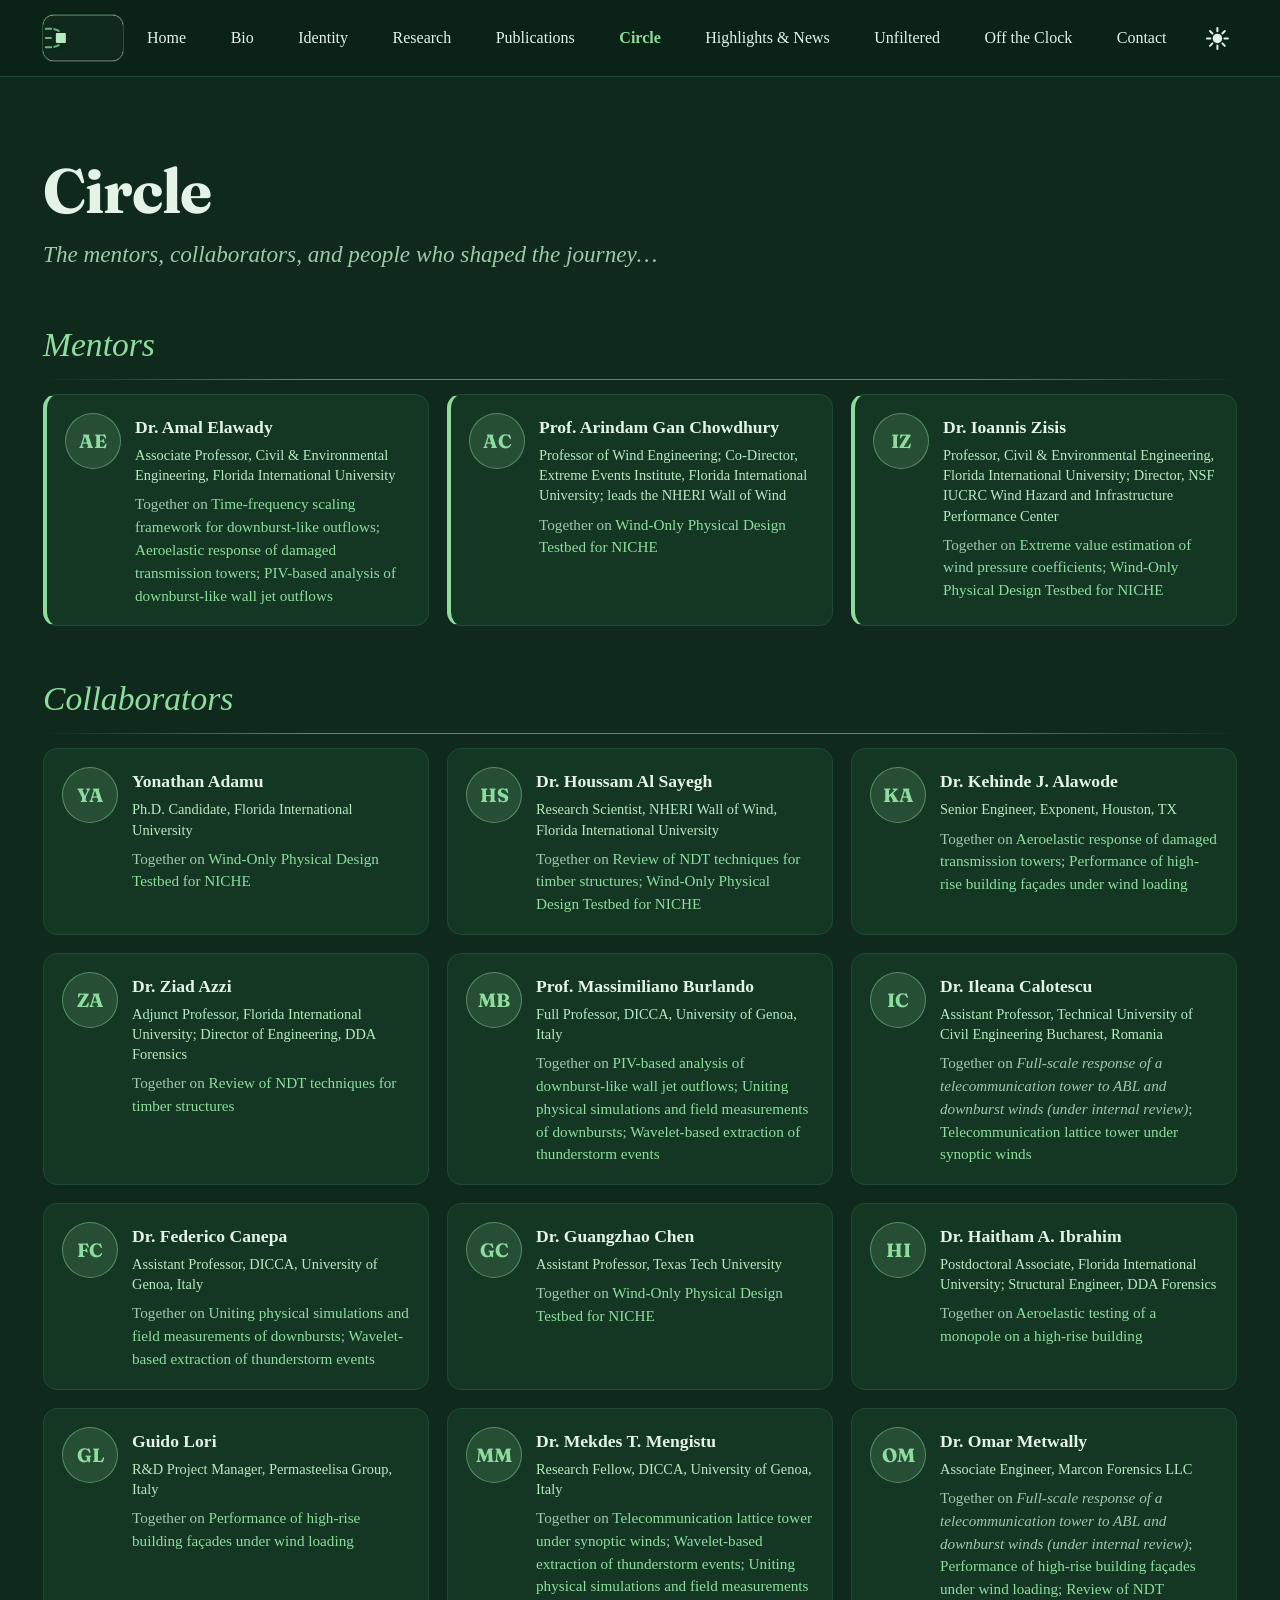
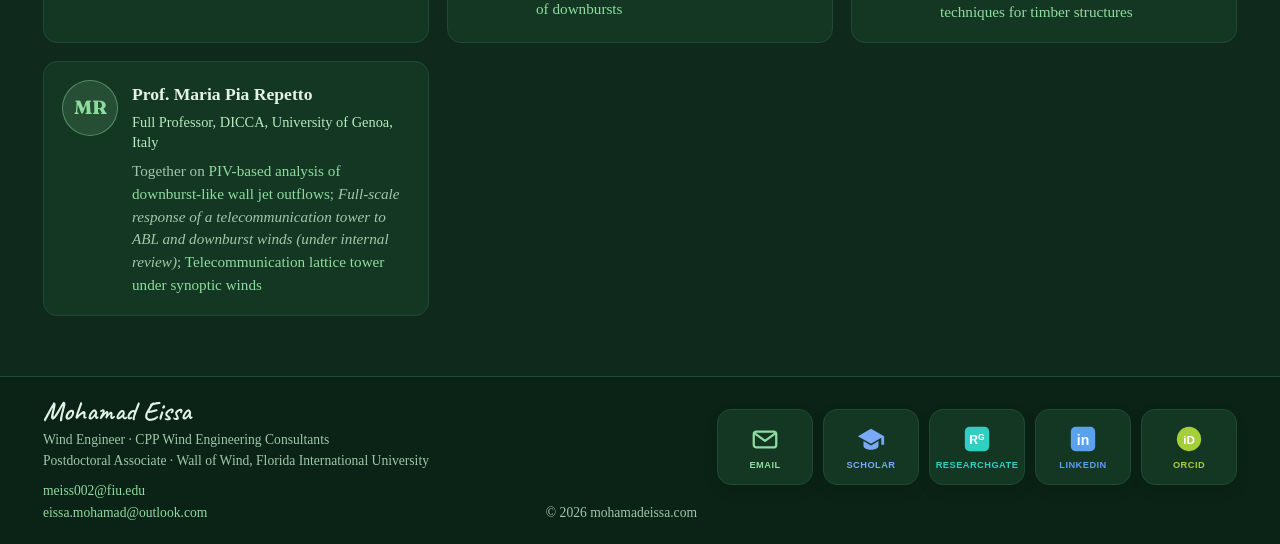
<file: circle.html>
<!DOCTYPE html>
<html lang="en"><head><meta charset="utf-8"><meta name="viewport" content="width=device-width,initial-scale=1">
<title>Circle | Mohamad Eissa</title>
<meta name="description" content="Mohamad Eissa — research, publications, and projects.">
<link rel="icon" type="image/svg+xml" href="assets/img/icon.svg"><link rel="icon" type="image/png" sizes="32x32" href="assets/img/favicon-32.png"><link rel="apple-touch-icon" href="assets/img/apple-touch-icon.png">

<link rel="stylesheet" href="assets/style.css"><link href="https://fonts.googleapis.com/css2?family=Fraunces:opsz,wght@9..144,700&family=Caveat:wght@600&display=swap" rel="stylesheet"><script src="assets/script.js"></script></head>
<body><header><div class="wrap nav"><a class="brand" href="index.html" aria-describedby="kcard"><svg class="logo" viewBox="0 0 112 64" aria-hidden="true"><defs><clipPath id="lgclip"><rect width="112" height="64" rx="15"/></clipPath></defs><rect width="112" height="64" rx="15" class="lg-bg"/><g clip-path="url(#lgclip)"><g fill="none" class="lg-fg" stroke-width="3" stroke-linecap="round" opacity=".75"><path class="lg-fl" d="M4 19C12 19 17 19 22 22"/><path class="lg-fl" d="M4 45C12 45 17 45 22 42"/><path class="lg-fl" d="M4 32H15"/></g><g fill="none" class="lg-fg" stroke-width="3.6" stroke-linecap="round"><g transform="translate(0,24)"><g class="lg-v" style="animation-delay:0s"><g class="lg-s"><path d="M-7 0a7 7 0 1 0 7-7a4.2 4.2 0 0 0-4.2 4.2a1.9 1.9 0 0 0 1.9 1.9"/></g></g></g><g transform="translate(0,24)"><g class="lg-v" style="animation-delay:-2s"><g class="lg-s"><path d="M-7 0a7 7 0 1 0 7-7a4.2 4.2 0 0 0-4.2 4.2a1.9 1.9 0 0 0 1.9 1.9"/></g></g></g><g transform="translate(0,24)"><g class="lg-v" style="animation-delay:-4s"><g class="lg-s"><path d="M-7 0a7 7 0 1 0 7-7a4.2 4.2 0 0 0-4.2 4.2a1.9 1.9 0 0 0 1.9 1.9"/></g></g></g><g transform="translate(0,40) scale(1,-1)"><g class="lg-v" style="animation-delay:-1s"><g class="lg-s"><path d="M-7 0a7 7 0 1 0 7-7a4.2 4.2 0 0 0-4.2 4.2a1.9 1.9 0 0 0 1.9 1.9"/></g></g></g><g transform="translate(0,40) scale(1,-1)"><g class="lg-v" style="animation-delay:-3s"><g class="lg-s"><path d="M-7 0a7 7 0 1 0 7-7a4.2 4.2 0 0 0-4.2 4.2a1.9 1.9 0 0 0 1.9 1.9"/></g></g></g><g transform="translate(0,40) scale(1,-1)"><g class="lg-v" style="animation-delay:-5s"><g class="lg-s"><path d="M-7 0a7 7 0 1 0 7-7a4.2 4.2 0 0 0-4.2 4.2a1.9 1.9 0 0 0 1.9 1.9"/></g></g></g></g><rect x="18" y="25" width="14" height="14" rx="1.4" class="lg-tw"/></g></svg><span class="sr-only">Mohamad Eissa · Home</span></a>
<div class="nav-right"><ul class="menu"><li><a href="index.html">Home</a></li><li><a href="bio.html">Bio</a></li><li><a href="identity.html">Identity</a></li><li><a href="research.html">Research</a></li><li><a href="publications.html">Publications</a></li><li><a href="circle.html" class=active>Circle</a></li><li><a href="highlights.html">Highlights &amp; News</a></li><li><a href="unfiltered.html">Unfiltered</a></li><li><a href="offtheclock.html">Off the Clock</a></li><li><a href="contact.html">Contact</a></li></ul>
<button class="btn-icon" id="theme-toggle" title="Toggle dark mode" aria-label="Toggle dark mode">☾</button>
<button class="btn-icon" id="menu-toggle" aria-label="Menu">☰</button></div></div></header>
<main class="wrap">
<h1>Circle</h1><p class="subtitle"><em>The mentors, collaborators, and people who shaped the journey…</em></p><h2>Mentors</h2><div class="people mentors"><div class="person"><span class="av" aria-hidden="true">AE</span><div><b>Dr. Amal Elawady</b><div class="role">Associate Professor, Civil &amp; Environmental Engineering, Florida International University</div><p>Together on <a class="gust" href="https://doi.org/10.1016/j.jweia.2026.106624" target="_blank" rel="noopener">Time-frequency scaling framework for downburst-like outflows</a>; <a class="gust" href="https://doi.org/10.1016/j.jweia.2026.106357" target="_blank" rel="noopener">Aeroelastic response of damaged transmission towers</a>; <a class="gust" href="https://doi.org/10.1016/j.probengmech.2026.103956" target="_blank" rel="noopener">PIV-based analysis of downburst-like wall jet outflows</a></p></div></div><div class="person"><span class="av" aria-hidden="true">AC</span><div><b>Prof. Arindam Gan Chowdhury</b><div class="role">Professor of Wind Engineering; Co-Director, Extreme Events Institute, Florida International University; leads the NHERI Wall of Wind</div><p>Together on <a class="gust" href="publications.html">Wind-Only Physical Design Testbed for NICHE</a></p></div></div><div class="person"><span class="av" aria-hidden="true">IZ</span><div><b>Dr. Ioannis Zisis</b><div class="role">Professor, Civil &amp; Environmental Engineering, Florida International University; Director, NSF IUCRC Wind Hazard and Infrastructure Performance Center</div><p>Together on <a class="gust" href="publications.html">Extreme value estimation of wind pressure coefficients</a>; <a class="gust" href="publications.html">Wind-Only Physical Design Testbed for NICHE</a></p></div></div></div><h2>Collaborators</h2><div class="people"><div class="person"><span class="av" aria-hidden="true">YA</span><div><b>Yonathan Adamu</b><div class="role">Ph.D. Candidate, Florida International University</div><p>Together on <a class="gust" href="publications.html">Wind-Only Physical Design Testbed for NICHE</a></p></div></div><div class="person"><span class="av" aria-hidden="true">HS</span><div><b>Dr. Houssam Al Sayegh</b><div class="role">Research Scientist, NHERI Wall of Wind, Florida International University</div><p>Together on <a class="gust" href="https://doi.org/10.3390/infrastructures10020028" target="_blank" rel="noopener">Review of NDT techniques for timber structures</a>; <a class="gust" href="publications.html">Wind-Only Physical Design Testbed for NICHE</a></p></div></div><div class="person"><span class="av" aria-hidden="true">KA</span><div><b>Dr. Kehinde J. Alawode</b><div class="role">Senior Engineer, Exponent, Houston, TX</div><p>Together on <a class="gust" href="https://doi.org/10.1016/j.jweia.2026.106357" target="_blank" rel="noopener">Aeroelastic response of damaged transmission towers</a>; <a class="gust" href="https://doi.org/10.1016/j.jobe.2025.114072" target="_blank" rel="noopener">Performance of high-rise building façades under wind loading</a></p></div></div><div class="person"><span class="av" aria-hidden="true">ZA</span><div><b>Dr. Ziad Azzi</b><div class="role">Adjunct Professor, Florida International University; Director of Engineering, DDA Forensics</div><p>Together on <a class="gust" href="https://doi.org/10.3390/infrastructures10020028" target="_blank" rel="noopener">Review of NDT techniques for timber structures</a></p></div></div><div class="person"><span class="av" aria-hidden="true">MB</span><div><b>Prof. Massimiliano Burlando</b><div class="role">Full Professor, DICCA, University of Genoa, Italy</div><p>Together on <a class="gust" href="https://doi.org/10.1016/j.probengmech.2026.103956" target="_blank" rel="noopener">PIV-based analysis of downburst-like wall jet outflows</a>; <a class="gust" href="publications.html">Uniting physical simulations and field measurements of downbursts</a>; <a class="gust" href="publications.html">Wavelet-based extraction of thunderstorm events</a></p></div></div><div class="person"><span class="av" aria-hidden="true">IC</span><div><b>Dr. Ileana Calotescu</b><div class="role">Assistant Professor, Technical University of Civil Engineering Bucharest, Romania</div><p>Together on <span class="ms">Full-scale response of a telecommunication tower to ABL and downburst winds (under internal review)</span>; <a class="gust" href="publications.html">Telecommunication lattice tower under synoptic winds</a></p></div></div><div class="person"><span class="av" aria-hidden="true">FC</span><div><b>Dr. Federico Canepa</b><div class="role">Assistant Professor, DICCA, University of Genoa, Italy</div><p>Together on <a class="gust" href="publications.html">Uniting physical simulations and field measurements of downbursts</a>; <a class="gust" href="publications.html">Wavelet-based extraction of thunderstorm events</a></p></div></div><div class="person"><span class="av" aria-hidden="true">GC</span><div><b>Dr. Guangzhao Chen</b><div class="role">Assistant Professor, Texas Tech University</div><p>Together on <a class="gust" href="publications.html">Wind-Only Physical Design Testbed for NICHE</a></p></div></div><div class="person"><span class="av" aria-hidden="true">HI</span><div><b>Dr. Haitham A. Ibrahim</b><div class="role">Postdoctoral Associate, Florida International University; Structural Engineer, DDA Forensics</div><p>Together on <a class="gust" href="https://doi.org/10.1016/j.jweia.2025.106149" target="_blank" rel="noopener">Aeroelastic testing of a monopole on a high-rise building</a></p></div></div><div class="person"><span class="av" aria-hidden="true">GL</span><div><b>Guido Lori</b><div class="role">R&amp;D Project Manager, Permasteelisa Group, Italy</div><p>Together on <a class="gust" href="https://doi.org/10.1016/j.jobe.2025.114072" target="_blank" rel="noopener">Performance of high-rise building façades under wind loading</a></p></div></div><div class="person"><span class="av" aria-hidden="true">MM</span><div><b>Dr. Mekdes T. Mengistu</b><div class="role">Research Fellow, DICCA, University of Genoa, Italy</div><p>Together on <a class="gust" href="publications.html">Telecommunication lattice tower under synoptic winds</a>; <a class="gust" href="publications.html">Wavelet-based extraction of thunderstorm events</a>; <a class="gust" href="publications.html">Uniting physical simulations and field measurements of downbursts</a></p></div></div><div class="person"><span class="av" aria-hidden="true">OM</span><div><b>Dr. Omar Metwally</b><div class="role">Associate Engineer, Marcon Forensics LLC</div><p>Together on <span class="ms">Full-scale response of a telecommunication tower to ABL and downburst winds (under internal review)</span>; <a class="gust" href="https://doi.org/10.1016/j.jobe.2025.114072" target="_blank" rel="noopener">Performance of high-rise building façades under wind loading</a>; <a class="gust" href="https://doi.org/10.3390/infrastructures10020028" target="_blank" rel="noopener">Review of NDT techniques for timber structures</a></p></div></div><div class="person"><span class="av" aria-hidden="true">MR</span><div><b>Prof. Maria Pia Repetto</b><div class="role">Full Professor, DICCA, University of Genoa, Italy</div><p>Together on <a class="gust" href="https://doi.org/10.1016/j.probengmech.2026.103956" target="_blank" rel="noopener">PIV-based analysis of downburst-like wall jet outflows</a>; <span class="ms">Full-scale response of a telecommunication tower to ABL and downburst winds (under internal review)</span>; <a class="gust" href="publications.html">Telecommunication lattice tower under synoptic winds</a></p></div></div></div>
</main>
<footer><div class="wrap foot"><div class="f-left"><span class="fname">Mohamad Eissa</span><br>Wind Engineer · CPP Wind Engineering Consultants<br>Postdoctoral Associate · Wall of Wind, Florida International University<div class="f-mail"><a href="mailto:meiss002@fiu.edu">meiss002@fiu.edu</a><br><a href="mailto:eissa.mohamad@outlook.com">eissa.mohamad@outlook.com</a></div></div><div class="f-mid"><div class="fsocial" aria-label="Social links"><a class="fs t-mail" href="mailto:meiss002@fiu.edu" title="Email" aria-label="Email"><svg viewBox="0 0 32 32"><rect x="4" y="8" width="24" height="17" rx="3" fill="none" stroke="currentColor" stroke-width="2.4"/><path d="M5 10l11 8 11-8" fill="none" stroke="currentColor" stroke-width="2.4" stroke-linejoin="round"/></svg><span>EMAIL</span></a><a class="fs t-gs" href="https://scholar.google.com/citations?user=ByOGSA4AAAAJ" title="Google Scholar" aria-label="Google Scholar" target="_blank" rel="noopener"><svg viewBox="0 0 32 32"><path d="M16 5L2 13l14 8 11-6.3V22h3v-9z" fill="currentColor"/><path d="M8 18.2v5.3c0 2.2 3.6 4 8 4s8-1.8 8-4v-5.3l-8 4.6z" fill="currentColor"/></svg><span>SCHOLAR</span></a><a class="fs t-rg" href="https://www.researchgate.net/profile/Mohamed-Eissa-43" title="ResearchGate" aria-label="ResearchGate" target="_blank" rel="noopener"><svg viewBox="0 0 32 32"><rect x="3" y="3" width="26" height="26" rx="5" fill="currentColor"/><text x="16" y="21.5" font-family="Arial,sans-serif" font-size="13" font-weight="700" text-anchor="middle" fill="#fff">R<tspan font-size="9" dy="-4">G</tspan></text></svg><span>RESEARCHGATE</span></a><a class="fs t-li" href="https://www.linkedin.com/in/muhammedeissaa/" title="LinkedIn" aria-label="LinkedIn" target="_blank" rel="noopener"><svg viewBox="0 0 32 32"><rect x="3" y="3" width="26" height="26" rx="5" fill="currentColor"/><text x="16" y="22.5" font-family="Arial,sans-serif" font-size="15" font-weight="700" text-anchor="middle" fill="#fff">in</text></svg><span>LINKEDIN</span></a><a class="fs t-orcid" href="https://orcid.org/0000-0001-7298-1184" title="ORCID" aria-label="ORCID" target="_blank" rel="noopener"><svg viewBox="0 0 32 32"><circle cx="16" cy="16" r="13" fill="currentColor"/><text x="16" y="21" font-family="Arial,sans-serif" font-size="12.5" font-weight="700" text-anchor="middle" fill="#fff">iD</text></svg><span>ORCID</span></a></div><div class="small">© <span id="year"></span> mohamadeissa.com</div></div><div class="f-right"></div></div></footer></body></html>
</file>
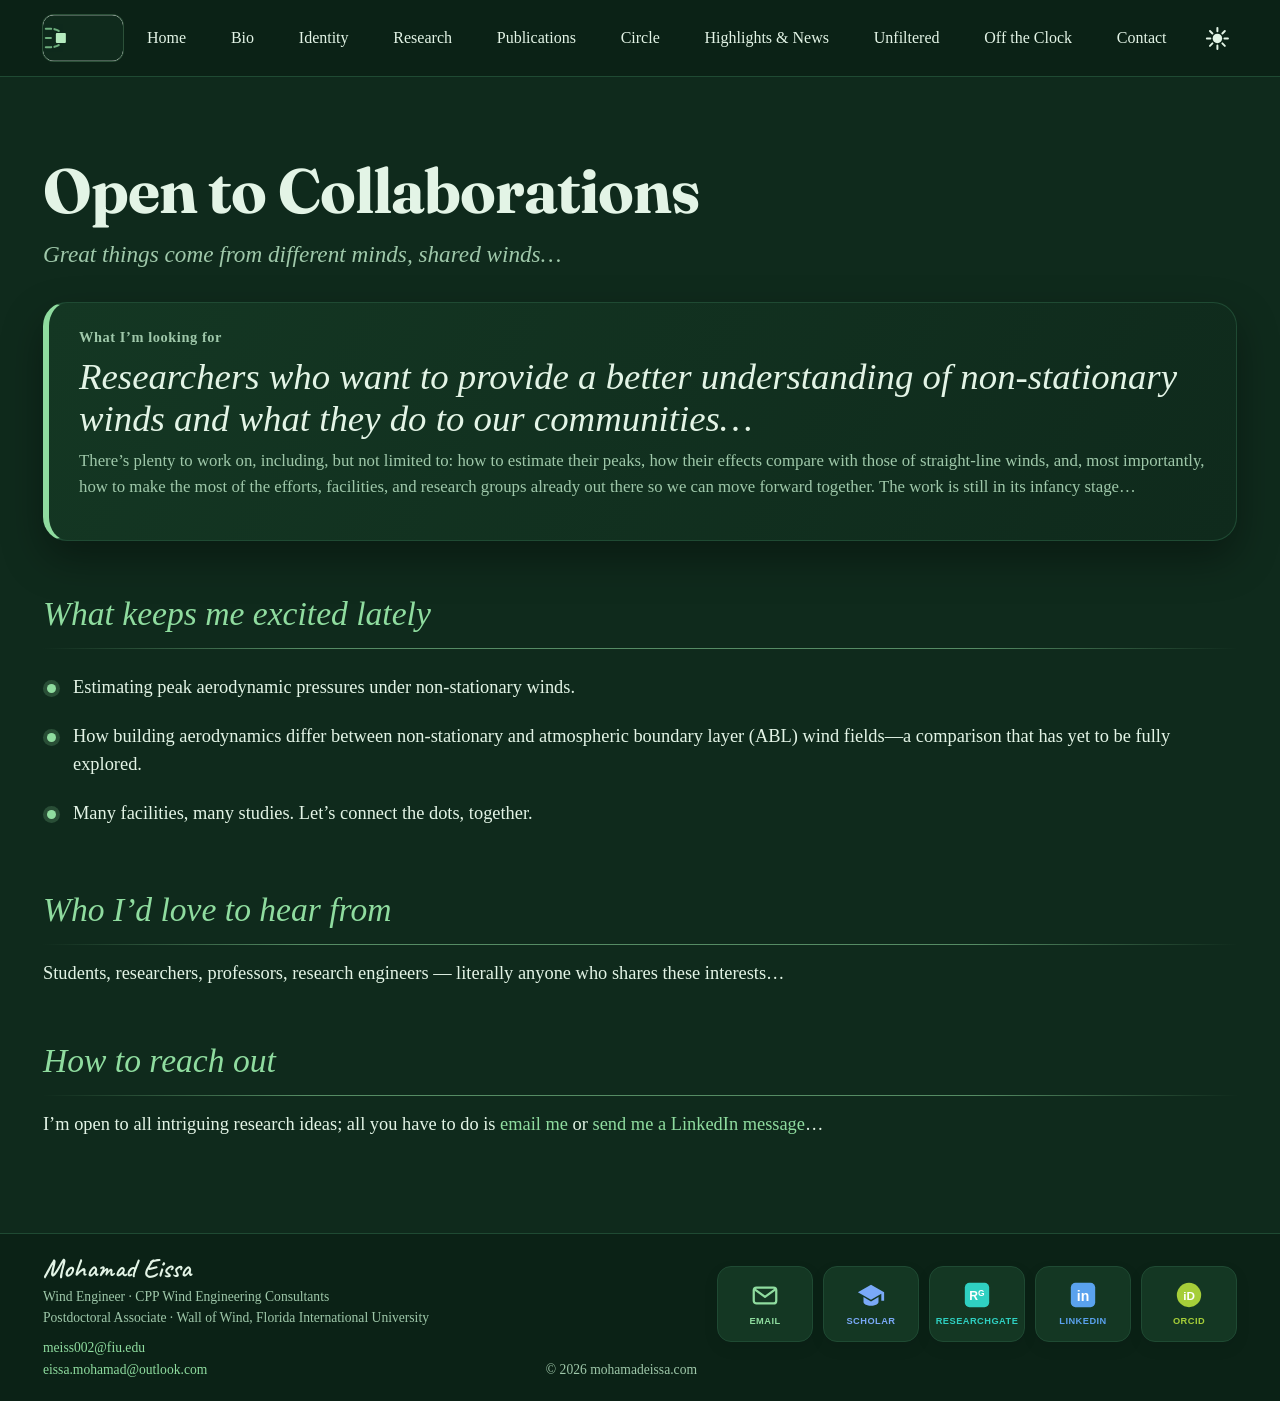
<file: collaborate.html>
<!DOCTYPE html>
<html lang="en"><head><meta charset="utf-8"><meta name="viewport" content="width=device-width,initial-scale=1">
<title>Open to Collaborations | Mohamad Eissa</title>
<meta name="description" content="Mohamad Eissa — research, publications, and projects.">
<link rel="icon" type="image/svg+xml" href="assets/img/icon.svg"><link rel="icon" type="image/png" sizes="32x32" href="assets/img/favicon-32.png"><link rel="apple-touch-icon" href="assets/img/apple-touch-icon.png">

<link rel="stylesheet" href="assets/style.css"><link href="https://fonts.googleapis.com/css2?family=Fraunces:opsz,wght@9..144,700&family=Caveat:wght@600&display=swap" rel="stylesheet"><script src="assets/script.js"></script></head>
<body><header><div class="wrap nav"><a class="brand" href="index.html" aria-describedby="kcard"><svg class="logo" viewBox="0 0 112 64" aria-hidden="true"><defs><clipPath id="lgclip"><rect width="112" height="64" rx="15"/></clipPath></defs><rect width="112" height="64" rx="15" class="lg-bg"/><g clip-path="url(#lgclip)"><g fill="none" class="lg-fg" stroke-width="3" stroke-linecap="round" opacity=".75"><path class="lg-fl" d="M4 19C12 19 17 19 22 22"/><path class="lg-fl" d="M4 45C12 45 17 45 22 42"/><path class="lg-fl" d="M4 32H15"/></g><g fill="none" class="lg-fg" stroke-width="3.6" stroke-linecap="round"><g transform="translate(0,24)"><g class="lg-v" style="animation-delay:0s"><g class="lg-s"><path d="M-7 0a7 7 0 1 0 7-7a4.2 4.2 0 0 0-4.2 4.2a1.9 1.9 0 0 0 1.9 1.9"/></g></g></g><g transform="translate(0,24)"><g class="lg-v" style="animation-delay:-2s"><g class="lg-s"><path d="M-7 0a7 7 0 1 0 7-7a4.2 4.2 0 0 0-4.2 4.2a1.9 1.9 0 0 0 1.9 1.9"/></g></g></g><g transform="translate(0,24)"><g class="lg-v" style="animation-delay:-4s"><g class="lg-s"><path d="M-7 0a7 7 0 1 0 7-7a4.2 4.2 0 0 0-4.2 4.2a1.9 1.9 0 0 0 1.9 1.9"/></g></g></g><g transform="translate(0,40) scale(1,-1)"><g class="lg-v" style="animation-delay:-1s"><g class="lg-s"><path d="M-7 0a7 7 0 1 0 7-7a4.2 4.2 0 0 0-4.2 4.2a1.9 1.9 0 0 0 1.9 1.9"/></g></g></g><g transform="translate(0,40) scale(1,-1)"><g class="lg-v" style="animation-delay:-3s"><g class="lg-s"><path d="M-7 0a7 7 0 1 0 7-7a4.2 4.2 0 0 0-4.2 4.2a1.9 1.9 0 0 0 1.9 1.9"/></g></g></g><g transform="translate(0,40) scale(1,-1)"><g class="lg-v" style="animation-delay:-5s"><g class="lg-s"><path d="M-7 0a7 7 0 1 0 7-7a4.2 4.2 0 0 0-4.2 4.2a1.9 1.9 0 0 0 1.9 1.9"/></g></g></g></g><rect x="18" y="25" width="14" height="14" rx="1.4" class="lg-tw"/></g></svg><span class="sr-only">Mohamad Eissa · Home</span></a>
<div class="nav-right"><ul class="menu"><li><a href="index.html">Home</a></li><li><a href="bio.html">Bio</a></li><li><a href="identity.html">Identity</a></li><li><a href="research.html">Research</a></li><li><a href="publications.html">Publications</a></li><li><a href="circle.html">Circle</a></li><li><a href="highlights.html">Highlights &amp; News</a></li><li><a href="unfiltered.html">Unfiltered</a></li><li><a href="offtheclock.html">Off the Clock</a></li><li><a href="contact.html">Contact</a></li></ul>
<button class="btn-icon" id="theme-toggle" title="Toggle dark mode" aria-label="Toggle dark mode">☾</button>
<button class="btn-icon" id="menu-toggle" aria-label="Menu">☰</button></div></div></header>
<main class="wrap collab-page">
<h1>Open to Collaborations</h1>
<p class="subtitle"><em>Great things come from different minds, shared winds…</em></p>
<div class="opp opp-page"><div class="opp-label">What I’m looking for</div><h3 class="opp-h"><em>Researchers who want to provide a better understanding of non-stationary winds and what they do to our communities…</em></h3><p class="opp-text">There’s plenty to work on, including, but not limited to: how to estimate their peaks, how their effects compare with those of straight-line winds, and, most importantly, how to make the most of the efforts, facilities, and research groups already out there so we can move forward together. The work is still in its infancy stage…</p></div>
<h2>What keeps me excited lately</h2>
<ul class="interest-list">
<li>Estimating peak aerodynamic pressures under non-stationary winds.</li>
<li>How building aerodynamics differ between non-stationary and atmospheric boundary layer (ABL) wind fields—a comparison that has yet to be fully explored.</li>
<li>Many facilities, many studies. Let’s connect the dots, together.</li>
</ul>
<h2>Who I’d love to hear from</h2>
<p class="collab-who">Students, researchers, professors, research engineers — literally anyone who shares these interests…</p>
<h2>How to reach out</h2>
<p class="collab-who">I’m open to all intriguing research ideas; all you have to do is <a class="gust" href="mailto:meiss002@fiu.edu?subject=Research%20collaboration">email me</a> or <a class="gust" href="https://www.linkedin.com/in/muhammedeissaa/" target="_blank" rel="noopener">send me a LinkedIn message</a>…</p>

</main>
<footer><div class="wrap foot"><div class="f-left"><span class="fname">Mohamad Eissa</span><br>Wind Engineer · CPP Wind Engineering Consultants<br>Postdoctoral Associate · Wall of Wind, Florida International University<div class="f-mail"><a href="mailto:meiss002@fiu.edu">meiss002@fiu.edu</a><br><a href="mailto:eissa.mohamad@outlook.com">eissa.mohamad@outlook.com</a></div></div><div class="f-mid"><div class="fsocial" aria-label="Social links"><a class="fs t-mail" href="mailto:meiss002@fiu.edu" title="Email" aria-label="Email"><svg viewBox="0 0 32 32"><rect x="4" y="8" width="24" height="17" rx="3" fill="none" stroke="currentColor" stroke-width="2.4"/><path d="M5 10l11 8 11-8" fill="none" stroke="currentColor" stroke-width="2.4" stroke-linejoin="round"/></svg><span>EMAIL</span></a><a class="fs t-gs" href="https://scholar.google.com/citations?user=ByOGSA4AAAAJ" title="Google Scholar" aria-label="Google Scholar" target="_blank" rel="noopener"><svg viewBox="0 0 32 32"><path d="M16 5L2 13l14 8 11-6.3V22h3v-9z" fill="currentColor"/><path d="M8 18.2v5.3c0 2.2 3.6 4 8 4s8-1.8 8-4v-5.3l-8 4.6z" fill="currentColor"/></svg><span>SCHOLAR</span></a><a class="fs t-rg" href="https://www.researchgate.net/profile/Mohamed-Eissa-43" title="ResearchGate" aria-label="ResearchGate" target="_blank" rel="noopener"><svg viewBox="0 0 32 32"><rect x="3" y="3" width="26" height="26" rx="5" fill="currentColor"/><text x="16" y="21.5" font-family="Arial,sans-serif" font-size="13" font-weight="700" text-anchor="middle" fill="#fff">R<tspan font-size="9" dy="-4">G</tspan></text></svg><span>RESEARCHGATE</span></a><a class="fs t-li" href="https://www.linkedin.com/in/muhammedeissaa/" title="LinkedIn" aria-label="LinkedIn" target="_blank" rel="noopener"><svg viewBox="0 0 32 32"><rect x="3" y="3" width="26" height="26" rx="5" fill="currentColor"/><text x="16" y="22.5" font-family="Arial,sans-serif" font-size="15" font-weight="700" text-anchor="middle" fill="#fff">in</text></svg><span>LINKEDIN</span></a><a class="fs t-orcid" href="https://orcid.org/0000-0001-7298-1184" title="ORCID" aria-label="ORCID" target="_blank" rel="noopener"><svg viewBox="0 0 32 32"><circle cx="16" cy="16" r="13" fill="currentColor"/><text x="16" y="21" font-family="Arial,sans-serif" font-size="12.5" font-weight="700" text-anchor="middle" fill="#fff">iD</text></svg><span>ORCID</span></a></div><div class="small">© <span id="year"></span> mohamadeissa.com</div></div><div class="f-right"></div></div></footer></body></html>
</file>
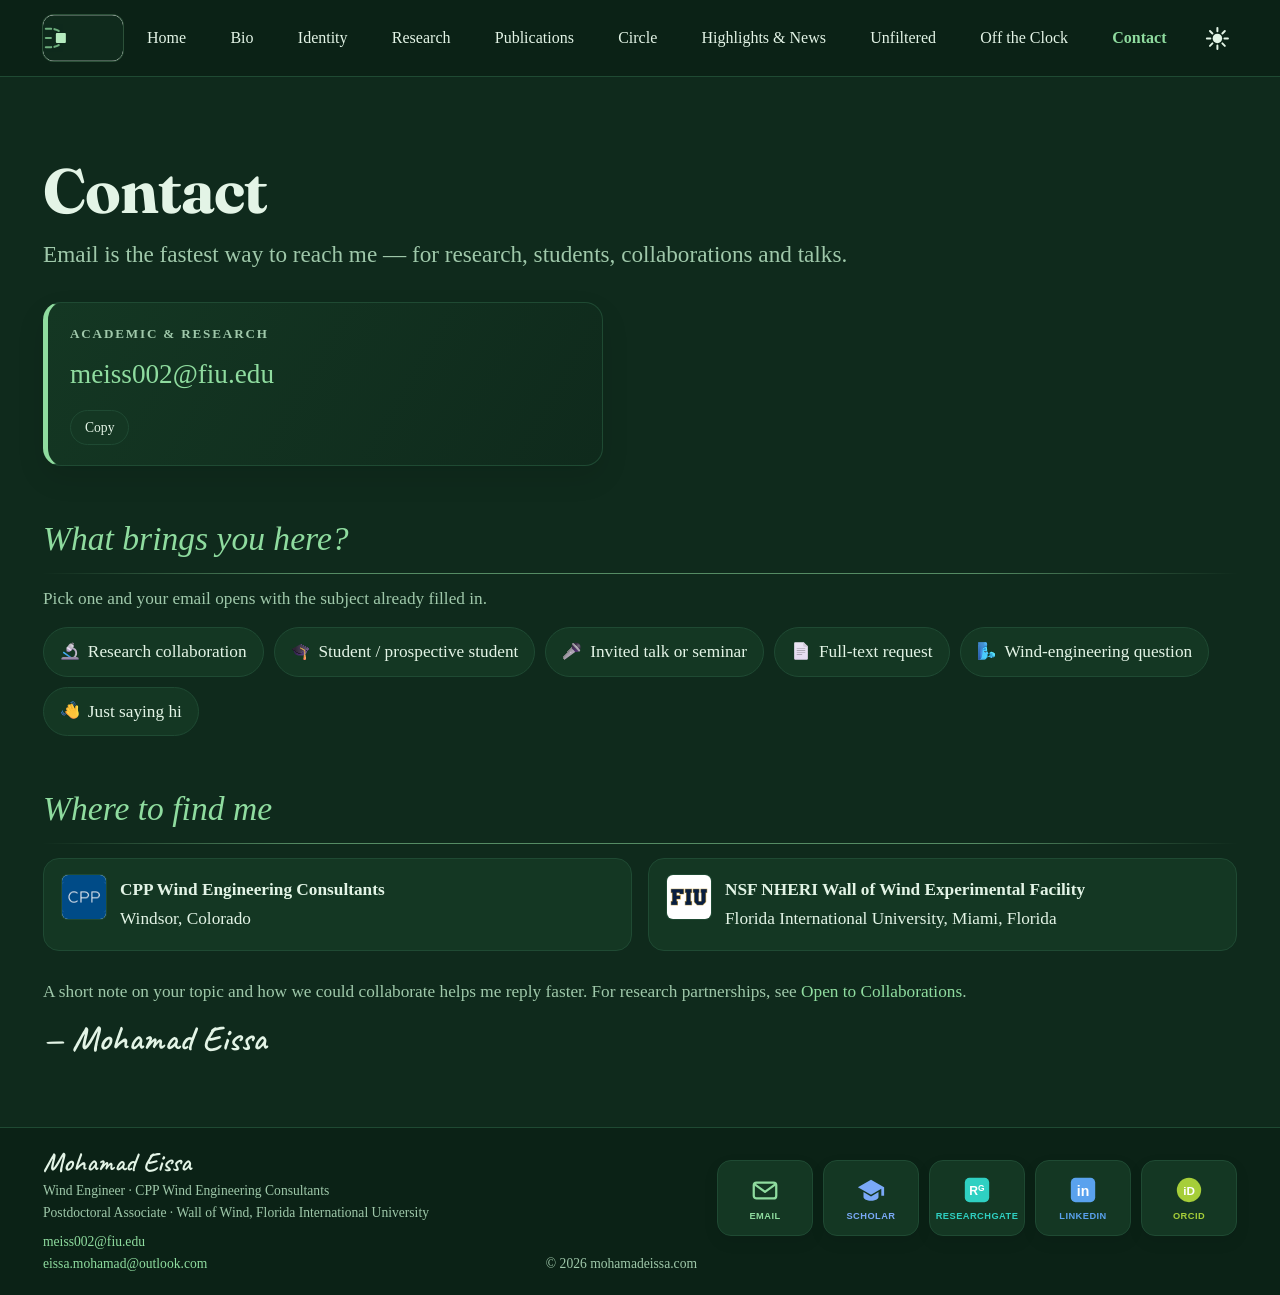
<file: contact.html>
<!DOCTYPE html>
<html lang="en"><head><meta charset="utf-8"><meta name="viewport" content="width=device-width,initial-scale=1">
<title>Contact | Mohamad Eissa</title>
<meta name="description" content="Mohamad Eissa — research, publications, and projects.">
<link rel="icon" type="image/svg+xml" href="assets/img/icon.svg"><link rel="icon" type="image/png" sizes="32x32" href="assets/img/favicon-32.png"><link rel="apple-touch-icon" href="assets/img/apple-touch-icon.png">

<link rel="stylesheet" href="assets/style.css"><link href="https://fonts.googleapis.com/css2?family=Fraunces:opsz,wght@9..144,700&family=Caveat:wght@600&display=swap" rel="stylesheet"><script src="assets/script.js"></script></head>
<body><header><div class="wrap nav"><a class="brand" href="index.html" aria-describedby="kcard"><svg class="logo" viewBox="0 0 112 64" aria-hidden="true"><defs><clipPath id="lgclip"><rect width="112" height="64" rx="15"/></clipPath></defs><rect width="112" height="64" rx="15" class="lg-bg"/><g clip-path="url(#lgclip)"><g fill="none" class="lg-fg" stroke-width="3" stroke-linecap="round" opacity=".75"><path class="lg-fl" d="M4 19C12 19 17 19 22 22"/><path class="lg-fl" d="M4 45C12 45 17 45 22 42"/><path class="lg-fl" d="M4 32H15"/></g><g fill="none" class="lg-fg" stroke-width="3.6" stroke-linecap="round"><g transform="translate(0,24)"><g class="lg-v" style="animation-delay:0s"><g class="lg-s"><path d="M-7 0a7 7 0 1 0 7-7a4.2 4.2 0 0 0-4.2 4.2a1.9 1.9 0 0 0 1.9 1.9"/></g></g></g><g transform="translate(0,24)"><g class="lg-v" style="animation-delay:-2s"><g class="lg-s"><path d="M-7 0a7 7 0 1 0 7-7a4.2 4.2 0 0 0-4.2 4.2a1.9 1.9 0 0 0 1.9 1.9"/></g></g></g><g transform="translate(0,24)"><g class="lg-v" style="animation-delay:-4s"><g class="lg-s"><path d="M-7 0a7 7 0 1 0 7-7a4.2 4.2 0 0 0-4.2 4.2a1.9 1.9 0 0 0 1.9 1.9"/></g></g></g><g transform="translate(0,40) scale(1,-1)"><g class="lg-v" style="animation-delay:-1s"><g class="lg-s"><path d="M-7 0a7 7 0 1 0 7-7a4.2 4.2 0 0 0-4.2 4.2a1.9 1.9 0 0 0 1.9 1.9"/></g></g></g><g transform="translate(0,40) scale(1,-1)"><g class="lg-v" style="animation-delay:-3s"><g class="lg-s"><path d="M-7 0a7 7 0 1 0 7-7a4.2 4.2 0 0 0-4.2 4.2a1.9 1.9 0 0 0 1.9 1.9"/></g></g></g><g transform="translate(0,40) scale(1,-1)"><g class="lg-v" style="animation-delay:-5s"><g class="lg-s"><path d="M-7 0a7 7 0 1 0 7-7a4.2 4.2 0 0 0-4.2 4.2a1.9 1.9 0 0 0 1.9 1.9"/></g></g></g></g><rect x="18" y="25" width="14" height="14" rx="1.4" class="lg-tw"/></g></svg><span class="sr-only">Mohamad Eissa · Home</span></a>
<div class="nav-right"><ul class="menu"><li><a href="index.html">Home</a></li><li><a href="bio.html">Bio</a></li><li><a href="identity.html">Identity</a></li><li><a href="research.html">Research</a></li><li><a href="publications.html">Publications</a></li><li><a href="circle.html">Circle</a></li><li><a href="highlights.html">Highlights &amp; News</a></li><li><a href="unfiltered.html">Unfiltered</a></li><li><a href="offtheclock.html">Off the Clock</a></li><li><a href="contact.html" class=active>Contact</a></li></ul>
<button class="btn-icon" id="theme-toggle" title="Toggle dark mode" aria-label="Toggle dark mode">☾</button>
<button class="btn-icon" id="menu-toggle" aria-label="Menu">☰</button></div></div></header>
<main class="wrap">
<h1>Contact</h1><p class="subtitle">Email is the fastest way to reach me — for research, students, collaborations and talks.</p>
<section class="c-mail">
<div class="mailcard"><div class="mc-label">Academic &amp; research</div><a class="mc-addr" href="mailto:meiss002@fiu.edu">meiss002@fiu.edu</a><button class="copy" data-copy="meiss002@fiu.edu" type="button">Copy</button></div>
</section>
<h2 class="c-h">What brings you here?</h2>
<p class="c-note">Pick one and your email opens with the subject already filled in.</p>
<div class="whys"><a class="why" href="mailto:meiss002@fiu.edu?subject=Research%20collaboration"><span aria-hidden="true"><img class="emo" src="assets/img/emoji/microscope_color.svg" alt="" aria-hidden="true" onerror="this.replaceWith('🔬')"></span>Research collaboration</a><a class="why" href="mailto:meiss002@fiu.edu?subject=Student%20/%20prospective%20student"><span aria-hidden="true"><img class="emo" src="assets/img/emoji/graduation_cap_color.svg" alt="" aria-hidden="true" onerror="this.replaceWith('🎓')"></span>Student / prospective student</a><a class="why" href="mailto:meiss002@fiu.edu?subject=Invited%20talk%20or%20seminar"><span aria-hidden="true"><img class="emo" src="assets/img/emoji/microphone_color.svg" alt="" aria-hidden="true" onerror="this.replaceWith('🎤')"></span>Invited talk or seminar</a><a class="why" href="mailto:meiss002@fiu.edu?subject=Full-text%20request"><span aria-hidden="true"><img class="emo" src="assets/img/emoji/page_facing_up_color.svg" alt="" aria-hidden="true" onerror="this.replaceWith('📄')"></span>Full-text request</a><a class="why" href="mailto:meiss002@fiu.edu?subject=Wind-engineering%20question"><span aria-hidden="true"><img class="emo" src="assets/img/emoji/wind_face_color.svg" alt="" aria-hidden="true" onerror="this.replaceWith('🌬️')"></span>Wind-engineering question</a><a class="why" href="mailto:meiss002@fiu.edu?subject=Just%20saying%20hi"><span aria-hidden="true"><img class="emo" src="assets/img/emoji/waving_hand_color_default.svg" alt="" aria-hidden="true" onerror="this.replaceWith('👋')"></span>Just saying hi</a></div>
<h2 class="c-h">Where to find me</h2>
<div class="places">
<div class="place"><img class="logo" src="assets/img/logos/cpp-square.png" alt="CPP logo"><div><b>CPP Wind Engineering Consultants</b><br>Windsor, Colorado</div></div>
<div class="place"><img class="logo" src="assets/img/logos/fiu.png" alt="FIU logo"><div><b>NSF NHERI Wall of Wind Experimental Facility</b><br>Florida International University, Miami, Florida</div></div>
</div>
<p class="c-tip">A short note on your topic and how we could collaborate helps me reply faster. For research partnerships, see <a class="gust" href="collaborate.html">Open to Collaborations</a>.</p>
<p class="c-sign"><span class="sig">— Mohamad Eissa</span></p>
</main>
<footer><div class="wrap foot"><div class="f-left"><span class="fname">Mohamad Eissa</span><br>Wind Engineer · CPP Wind Engineering Consultants<br>Postdoctoral Associate · Wall of Wind, Florida International University<div class="f-mail"><a href="mailto:meiss002@fiu.edu">meiss002@fiu.edu</a><br><a href="mailto:eissa.mohamad@outlook.com">eissa.mohamad@outlook.com</a></div></div><div class="f-mid"><div class="fsocial" aria-label="Social links"><a class="fs t-mail" href="mailto:meiss002@fiu.edu" title="Email" aria-label="Email"><svg viewBox="0 0 32 32"><rect x="4" y="8" width="24" height="17" rx="3" fill="none" stroke="currentColor" stroke-width="2.4"/><path d="M5 10l11 8 11-8" fill="none" stroke="currentColor" stroke-width="2.4" stroke-linejoin="round"/></svg><span>EMAIL</span></a><a class="fs t-gs" href="https://scholar.google.com/citations?user=ByOGSA4AAAAJ" title="Google Scholar" aria-label="Google Scholar" target="_blank" rel="noopener"><svg viewBox="0 0 32 32"><path d="M16 5L2 13l14 8 11-6.3V22h3v-9z" fill="currentColor"/><path d="M8 18.2v5.3c0 2.2 3.6 4 8 4s8-1.8 8-4v-5.3l-8 4.6z" fill="currentColor"/></svg><span>SCHOLAR</span></a><a class="fs t-rg" href="https://www.researchgate.net/profile/Mohamed-Eissa-43" title="ResearchGate" aria-label="ResearchGate" target="_blank" rel="noopener"><svg viewBox="0 0 32 32"><rect x="3" y="3" width="26" height="26" rx="5" fill="currentColor"/><text x="16" y="21.5" font-family="Arial,sans-serif" font-size="13" font-weight="700" text-anchor="middle" fill="#fff">R<tspan font-size="9" dy="-4">G</tspan></text></svg><span>RESEARCHGATE</span></a><a class="fs t-li" href="https://www.linkedin.com/in/muhammedeissaa/" title="LinkedIn" aria-label="LinkedIn" target="_blank" rel="noopener"><svg viewBox="0 0 32 32"><rect x="3" y="3" width="26" height="26" rx="5" fill="currentColor"/><text x="16" y="22.5" font-family="Arial,sans-serif" font-size="15" font-weight="700" text-anchor="middle" fill="#fff">in</text></svg><span>LINKEDIN</span></a><a class="fs t-orcid" href="https://orcid.org/0000-0001-7298-1184" title="ORCID" aria-label="ORCID" target="_blank" rel="noopener"><svg viewBox="0 0 32 32"><circle cx="16" cy="16" r="13" fill="currentColor"/><text x="16" y="21" font-family="Arial,sans-serif" font-size="12.5" font-weight="700" text-anchor="middle" fill="#fff">iD</text></svg><span>ORCID</span></a></div><div class="small">© <span id="year"></span> mohamadeissa.com</div></div><div class="f-right"></div></div></footer></body></html>
</file>
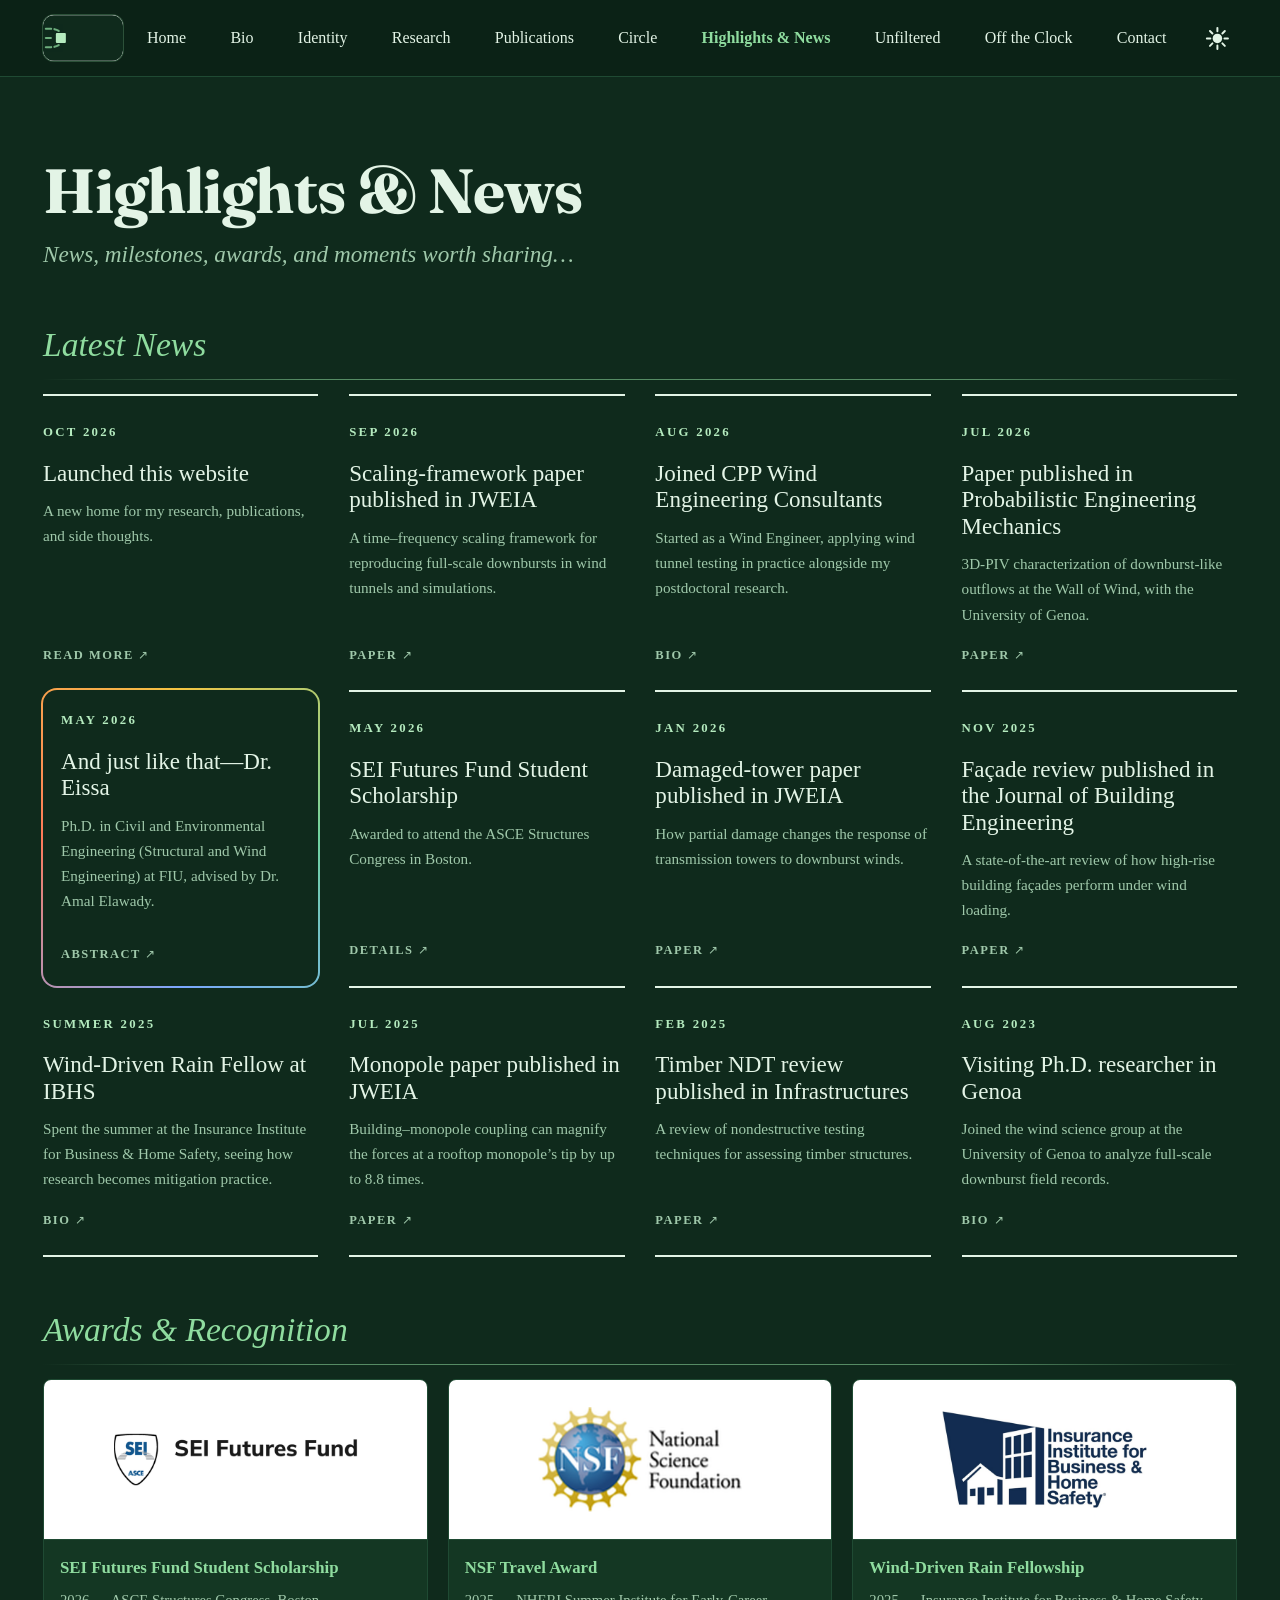
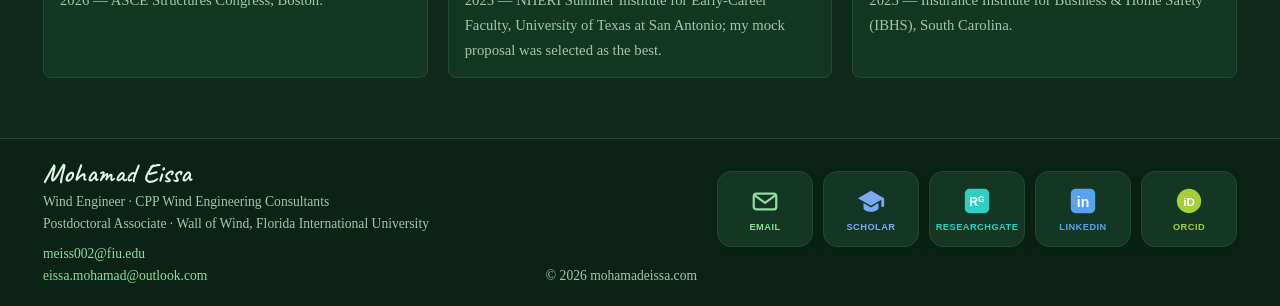
<file: highlights.html>
<!DOCTYPE html>
<html lang="en"><head><meta charset="utf-8"><meta name="viewport" content="width=device-width,initial-scale=1">
<title>Highlights & News | Mohamad Eissa</title>
<meta name="description" content="Mohamad Eissa — research, publications, and projects.">
<link rel="icon" type="image/svg+xml" href="assets/img/icon.svg"><link rel="icon" type="image/png" sizes="32x32" href="assets/img/favicon-32.png"><link rel="apple-touch-icon" href="assets/img/apple-touch-icon.png">

<link rel="stylesheet" href="assets/style.css"><link href="https://fonts.googleapis.com/css2?family=Fraunces:opsz,wght@9..144,700&family=Caveat:wght@600&display=swap" rel="stylesheet"><script src="assets/script.js"></script></head>
<body><header><div class="wrap nav"><a class="brand" href="index.html" aria-describedby="kcard"><svg class="logo" viewBox="0 0 112 64" aria-hidden="true"><defs><clipPath id="lgclip"><rect width="112" height="64" rx="15"/></clipPath></defs><rect width="112" height="64" rx="15" class="lg-bg"/><g clip-path="url(#lgclip)"><g fill="none" class="lg-fg" stroke-width="3" stroke-linecap="round" opacity=".75"><path class="lg-fl" d="M4 19C12 19 17 19 22 22"/><path class="lg-fl" d="M4 45C12 45 17 45 22 42"/><path class="lg-fl" d="M4 32H15"/></g><g fill="none" class="lg-fg" stroke-width="3.6" stroke-linecap="round"><g transform="translate(0,24)"><g class="lg-v" style="animation-delay:0s"><g class="lg-s"><path d="M-7 0a7 7 0 1 0 7-7a4.2 4.2 0 0 0-4.2 4.2a1.9 1.9 0 0 0 1.9 1.9"/></g></g></g><g transform="translate(0,24)"><g class="lg-v" style="animation-delay:-2s"><g class="lg-s"><path d="M-7 0a7 7 0 1 0 7-7a4.2 4.2 0 0 0-4.2 4.2a1.9 1.9 0 0 0 1.9 1.9"/></g></g></g><g transform="translate(0,24)"><g class="lg-v" style="animation-delay:-4s"><g class="lg-s"><path d="M-7 0a7 7 0 1 0 7-7a4.2 4.2 0 0 0-4.2 4.2a1.9 1.9 0 0 0 1.9 1.9"/></g></g></g><g transform="translate(0,40) scale(1,-1)"><g class="lg-v" style="animation-delay:-1s"><g class="lg-s"><path d="M-7 0a7 7 0 1 0 7-7a4.2 4.2 0 0 0-4.2 4.2a1.9 1.9 0 0 0 1.9 1.9"/></g></g></g><g transform="translate(0,40) scale(1,-1)"><g class="lg-v" style="animation-delay:-3s"><g class="lg-s"><path d="M-7 0a7 7 0 1 0 7-7a4.2 4.2 0 0 0-4.2 4.2a1.9 1.9 0 0 0 1.9 1.9"/></g></g></g><g transform="translate(0,40) scale(1,-1)"><g class="lg-v" style="animation-delay:-5s"><g class="lg-s"><path d="M-7 0a7 7 0 1 0 7-7a4.2 4.2 0 0 0-4.2 4.2a1.9 1.9 0 0 0 1.9 1.9"/></g></g></g></g><rect x="18" y="25" width="14" height="14" rx="1.4" class="lg-tw"/></g></svg><span class="sr-only">Mohamad Eissa · Home</span></a>
<div class="nav-right"><ul class="menu"><li><a href="index.html">Home</a></li><li><a href="bio.html">Bio</a></li><li><a href="identity.html">Identity</a></li><li><a href="research.html">Research</a></li><li><a href="publications.html">Publications</a></li><li><a href="circle.html">Circle</a></li><li><a href="highlights.html" class=active>Highlights &amp; News</a></li><li><a href="unfiltered.html">Unfiltered</a></li><li><a href="offtheclock.html">Off the Clock</a></li><li><a href="contact.html">Contact</a></li></ul>
<button class="btn-icon" id="theme-toggle" title="Toggle dark mode" aria-label="Toggle dark mode">☾</button>
<button class="btn-icon" id="menu-toggle" aria-label="Menu">☰</button></div></div></header>
<main class="wrap">
<h1>Highlights &amp; News</h1><p class="subtitle"><em>News, milestones, awards, and moments worth sharing…</em></p><h2>Latest News</h2><div class="news-grid eight all"><article class="nitem"><div class="ndate">Oct 2026</div><h3 class="ntitle"><a href="index.html">Launched this website</a></h3><p>A new home for my research, publications, and side thoughts.</p><div class="nlinks"><a href="index.html">Read more</a></div></article><article class="nitem"><div class="ndate">Sep 2026</div><h3 class="ntitle"><a href="https://doi.org/10.1016/j.jweia.2026.106624" target="_blank" rel="noopener">Scaling-framework paper published in JWEIA</a></h3><p>A time–frequency scaling framework for reproducing full-scale downbursts in wind tunnels and simulations.</p><div class="nlinks"><a href="https://doi.org/10.1016/j.jweia.2026.106624" target="_blank" rel="noopener">Paper</a></div></article><article class="nitem"><div class="ndate">Aug 2026</div><h3 class="ntitle"><a href="bio.html">Joined CPP Wind Engineering Consultants</a></h3><p>Started as a Wind Engineer, applying wind tunnel testing in practice alongside my postdoctoral research.</p><div class="nlinks"><a href="bio.html">Bio</a></div></article><article class="nitem"><div class="ndate">Jul 2026</div><h3 class="ntitle"><a href="https://doi.org/10.1016/j.probengmech.2026.103956" target="_blank" rel="noopener">Paper published in Probabilistic Engineering Mechanics</a></h3><p>3D-PIV characterization of downburst-like outflows at the Wall of Wind, with the University of Genoa.</p><div class="nlinks"><a href="https://doi.org/10.1016/j.probengmech.2026.103956" target="_blank" rel="noopener">Paper</a></div></article><article class="nitem phd-glow"><div class="ndate">May 2026</div><h3 class="ntitle"><button type="button" class="ntitle-btn" data-modal="phd">And just like that—Dr. Eissa</button></h3><p>Ph.D. in Civil and Environmental Engineering (Structural and Wind Engineering) at FIU, advised by Dr. Amal Elawady.</p><div class="nlinks"><button type="button" class="nbtn-abs" data-modal="phd">Abstract</button></div></article><article class="nitem"><div class="ndate">May 2026</div><h3 class="ntitle"><a href="highlights.html#awards">SEI Futures Fund Student Scholarship</a></h3><p>Awarded to attend the ASCE Structures Congress in Boston.</p><div class="nlinks"><a href="highlights.html#awards">Details</a></div></article><article class="nitem"><div class="ndate">Jan 2026</div><h3 class="ntitle"><a href="https://doi.org/10.1016/j.jweia.2026.106357" target="_blank" rel="noopener">Damaged-tower paper published in JWEIA</a></h3><p>How partial damage changes the response of transmission towers to downburst winds.</p><div class="nlinks"><a href="https://doi.org/10.1016/j.jweia.2026.106357" target="_blank" rel="noopener">Paper</a></div></article><article class="nitem"><div class="ndate">Nov 2025</div><h3 class="ntitle"><a href="https://doi.org/10.1016/j.jobe.2025.114072" target="_blank" rel="noopener">Façade review published in the Journal of Building Engineering</a></h3><p>A state-of-the-art review of how high-rise building façades perform under wind loading.</p><div class="nlinks"><a href="https://doi.org/10.1016/j.jobe.2025.114072" target="_blank" rel="noopener">Paper</a></div></article><article class="nitem"><div class="ndate">Summer 2025</div><h3 class="ntitle"><a href="bio.html#road">Wind-Driven Rain Fellow at IBHS</a></h3><p>Spent the summer at the Insurance Institute for Business &amp; Home Safety, seeing how research becomes mitigation practice.</p><div class="nlinks"><a href="bio.html#road">Bio</a></div></article><article class="nitem"><div class="ndate">Jul 2025</div><h3 class="ntitle"><a href="https://doi.org/10.1016/j.jweia.2025.106149" target="_blank" rel="noopener">Monopole paper published in JWEIA</a></h3><p>Building–monopole coupling can magnify the forces at a rooftop monopole’s tip by up to 8.8 times.</p><div class="nlinks"><a href="https://doi.org/10.1016/j.jweia.2025.106149" target="_blank" rel="noopener">Paper</a></div></article><article class="nitem"><div class="ndate">Feb 2025</div><h3 class="ntitle"><a href="https://doi.org/10.3390/infrastructures10020028" target="_blank" rel="noopener">Timber NDT review published in Infrastructures</a></h3><p>A review of nondestructive testing techniques for assessing timber structures.</p><div class="nlinks"><a href="https://doi.org/10.3390/infrastructures10020028" target="_blank" rel="noopener">Paper</a></div></article><article class="nitem"><div class="ndate">Aug 2023</div><h3 class="ntitle"><a href="bio.html#road">Visiting Ph.D. researcher in Genoa</a></h3><p>Joined the wind science group at the University of Genoa to analyze full-scale downburst field records.</p><div class="nlinks"><a href="bio.html#road">Bio</a></div></article></div>
<h2 id="awards">Awards &amp; Recognition</h2><div class="cards awards">
<div class="card"><img src="assets/img/awards/award-sei.png" alt="SEI Futures Fund logo"><div class="body"><h3>SEI Futures Fund Student Scholarship</h3><p>2026 — ASCE Structures Congress, Boston.</p></div></div>
<div class="card"><img src="assets/img/awards/award-nsf.png" alt="National Science Foundation logo"><div class="body"><h3>NSF Travel Award</h3><p>2025 — NHERI Summer Institute for Early-Career Faculty, University of Texas at San Antonio; my mock proposal was selected as the best.</p></div></div>
<div class="card"><img src="assets/img/awards/award-ibhs.png" alt="IBHS logo"><div class="body"><h3>Wind-Driven Rain Fellowship</h3><p>2025 — Insurance Institute for Business &amp; Home Safety (IBHS), South Carolina.</p></div></div>
</div>
<div class="modal" id="modal-phd" role="dialog" aria-modal="true" aria-labelledby="phd-h" hidden><div class="modal-card"><button type="button" class="modal-x" aria-label="Close">×</button>
<div class="modal-kicker">Ph.D. dissertation · FIU · May 2026</div>
<h3 id="phd-h"><em>Wind-induced response of lattice structures subjected to atmospheric boundary layer and downburst winds</em></h3>
<p>Lattice towers are widely used as primary structural systems for transmission lines and telecommunications infrastructure in the United States and worldwide. Their widespread deployment increases their exposure and vulnerability to extreme wind events such as hurricanes, tornadoes, and downbursts. A Climate Central report noted that, in 2025, thunderstorms caused 67 fatalities and approximately $50.70 billion in economic losses in the United States. Accordingly, this study investigates the wind-induced response of lattice towers under downburst winds and compares it with that under atmospheric boundary layer (ABL) winds.</p>
<p>Downbursts can generate intense near-surface winds that impose substantial demands on the built environment. Their severity is especially critical for lattice towers, which are slender and flexible and therefore particularly vulnerable to such events. Understanding downburst effects on lattice towers is essential for identifying response characteristics distinct from those under ABL winds and for informing future design improvements. This can be pursued through field measurements, wind tunnel experiments, and numerical simulations. However, progress remains hampered by (i) the scarcity of field data capturing downburst-induced structural response, (ii) the transient nature of downbursts, which requires specialized simulation techniques and scaling approaches for wind tunnel testing, and (iii) the difficulty of conducting realistic vulnerability assessments.</p>
<p>To address these gaps, this study (1) investigates the wind-induced response of lattice towers under ABL and downburst winds through a field data collection campaign, (2) provides insights into experimentally simulated downburst-like outflows at the Wall of Wind Experimental Facility at Florida International University using 3D Particle Image Velocimetry (3D PIV), (3) proposes a generalized time-frequency scaling approach adaptable to existing wind tunnels, and (4) introduces, to the best of the authors’ knowledge, the first experimental approach for simulating a damaged lattice tower and examining its wind-induced response under downburst winds using a large-scale aeroelastic model.</p>
<p>Concisely, based on full-scale data, the results indicate the presence of vortex shedding that leads to excessive across-wind vibrations, compromising structural safety, although this phenomenon has not been discussed in the literature and receives limited attention in ASCE 74. Under downburst winds, the across-wind RMS acceleration is approximately 1.35 times that in the along-wind direction.</p>
</div></div>
</main>
<footer><div class="wrap foot"><div class="f-left"><span class="fname">Mohamad Eissa</span><br>Wind Engineer · CPP Wind Engineering Consultants<br>Postdoctoral Associate · Wall of Wind, Florida International University<div class="f-mail"><a href="mailto:meiss002@fiu.edu">meiss002@fiu.edu</a><br><a href="mailto:eissa.mohamad@outlook.com">eissa.mohamad@outlook.com</a></div></div><div class="f-mid"><div class="fsocial" aria-label="Social links"><a class="fs t-mail" href="mailto:meiss002@fiu.edu" title="Email" aria-label="Email"><svg viewBox="0 0 32 32"><rect x="4" y="8" width="24" height="17" rx="3" fill="none" stroke="currentColor" stroke-width="2.4"/><path d="M5 10l11 8 11-8" fill="none" stroke="currentColor" stroke-width="2.4" stroke-linejoin="round"/></svg><span>EMAIL</span></a><a class="fs t-gs" href="https://scholar.google.com/citations?user=ByOGSA4AAAAJ" title="Google Scholar" aria-label="Google Scholar" target="_blank" rel="noopener"><svg viewBox="0 0 32 32"><path d="M16 5L2 13l14 8 11-6.3V22h3v-9z" fill="currentColor"/><path d="M8 18.2v5.3c0 2.2 3.6 4 8 4s8-1.8 8-4v-5.3l-8 4.6z" fill="currentColor"/></svg><span>SCHOLAR</span></a><a class="fs t-rg" href="https://www.researchgate.net/profile/Mohamed-Eissa-43" title="ResearchGate" aria-label="ResearchGate" target="_blank" rel="noopener"><svg viewBox="0 0 32 32"><rect x="3" y="3" width="26" height="26" rx="5" fill="currentColor"/><text x="16" y="21.5" font-family="Arial,sans-serif" font-size="13" font-weight="700" text-anchor="middle" fill="#fff">R<tspan font-size="9" dy="-4">G</tspan></text></svg><span>RESEARCHGATE</span></a><a class="fs t-li" href="https://www.linkedin.com/in/muhammedeissaa/" title="LinkedIn" aria-label="LinkedIn" target="_blank" rel="noopener"><svg viewBox="0 0 32 32"><rect x="3" y="3" width="26" height="26" rx="5" fill="currentColor"/><text x="16" y="22.5" font-family="Arial,sans-serif" font-size="15" font-weight="700" text-anchor="middle" fill="#fff">in</text></svg><span>LINKEDIN</span></a><a class="fs t-orcid" href="https://orcid.org/0000-0001-7298-1184" title="ORCID" aria-label="ORCID" target="_blank" rel="noopener"><svg viewBox="0 0 32 32"><circle cx="16" cy="16" r="13" fill="currentColor"/><text x="16" y="21" font-family="Arial,sans-serif" font-size="12.5" font-weight="700" text-anchor="middle" fill="#fff">iD</text></svg><span>ORCID</span></a></div><div class="small">© <span id="year"></span> mohamadeissa.com</div></div><div class="f-right"></div></div></footer></body></html>
</file>
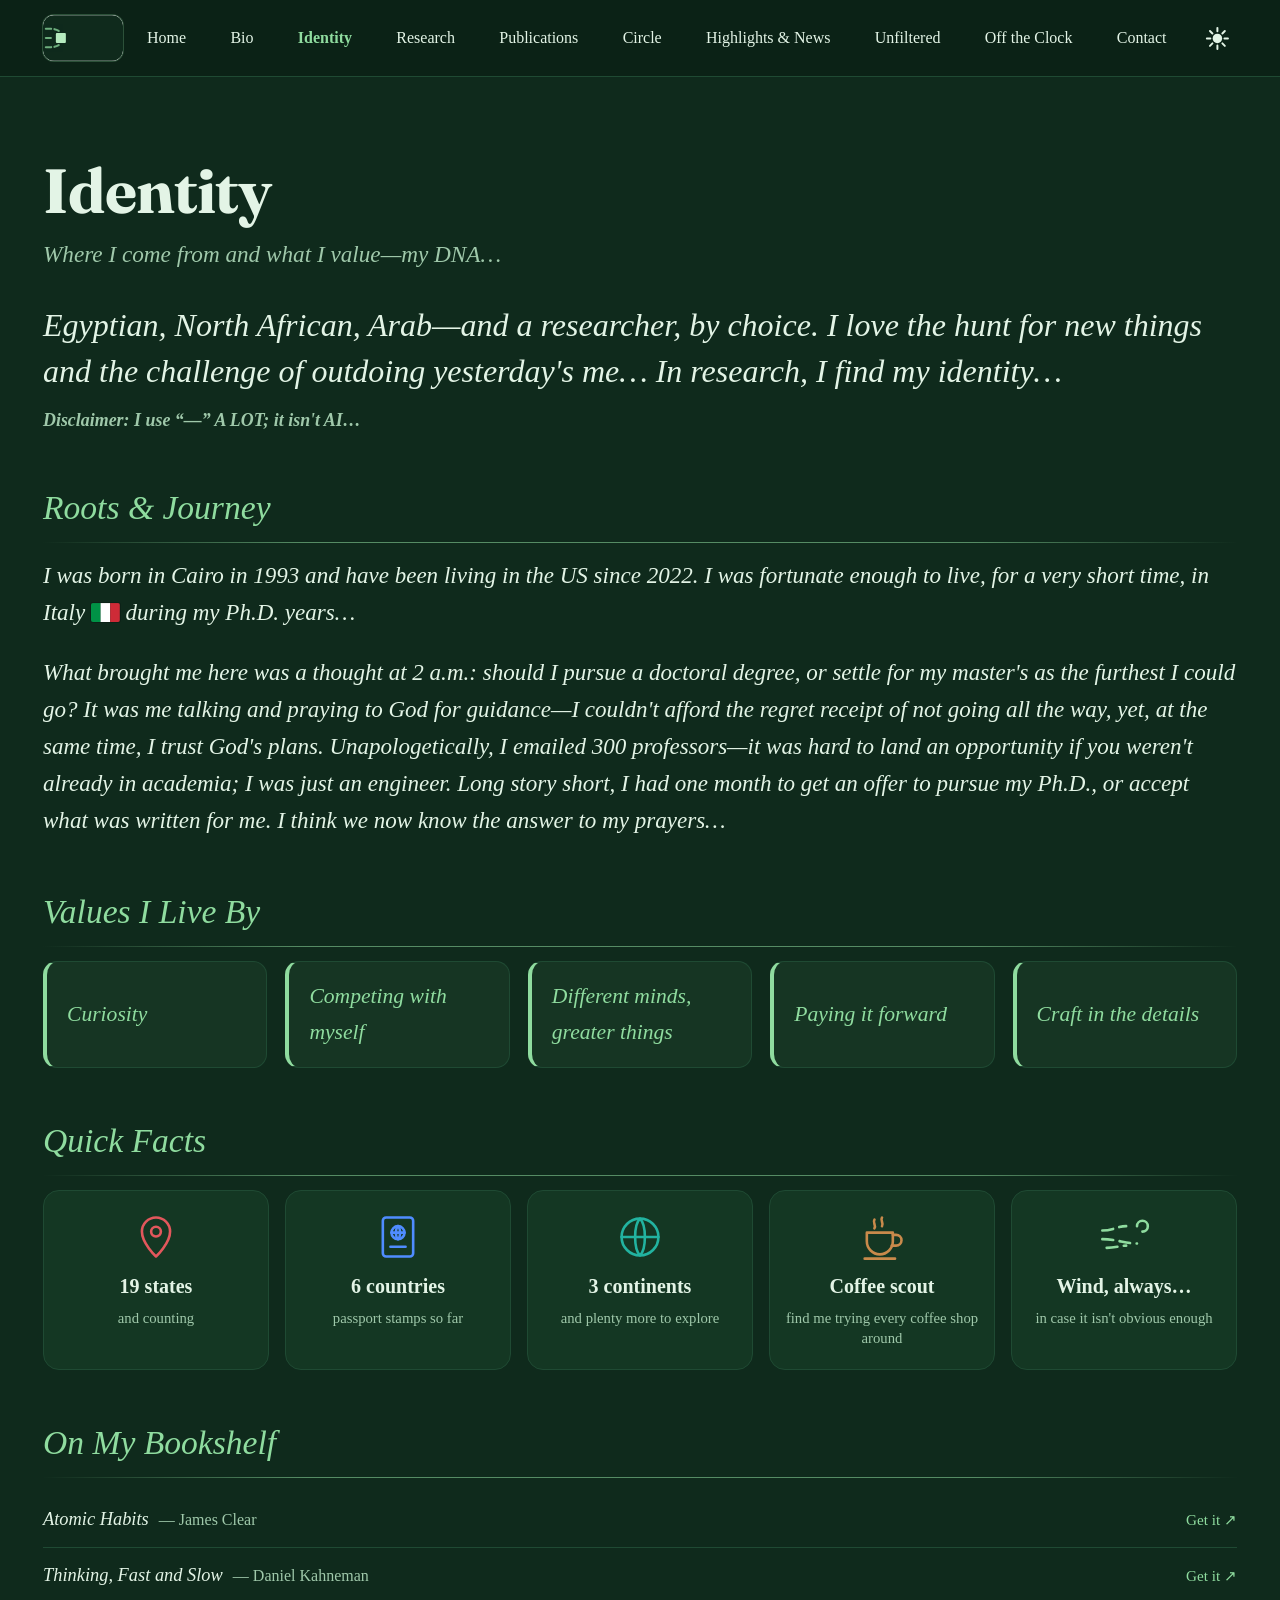
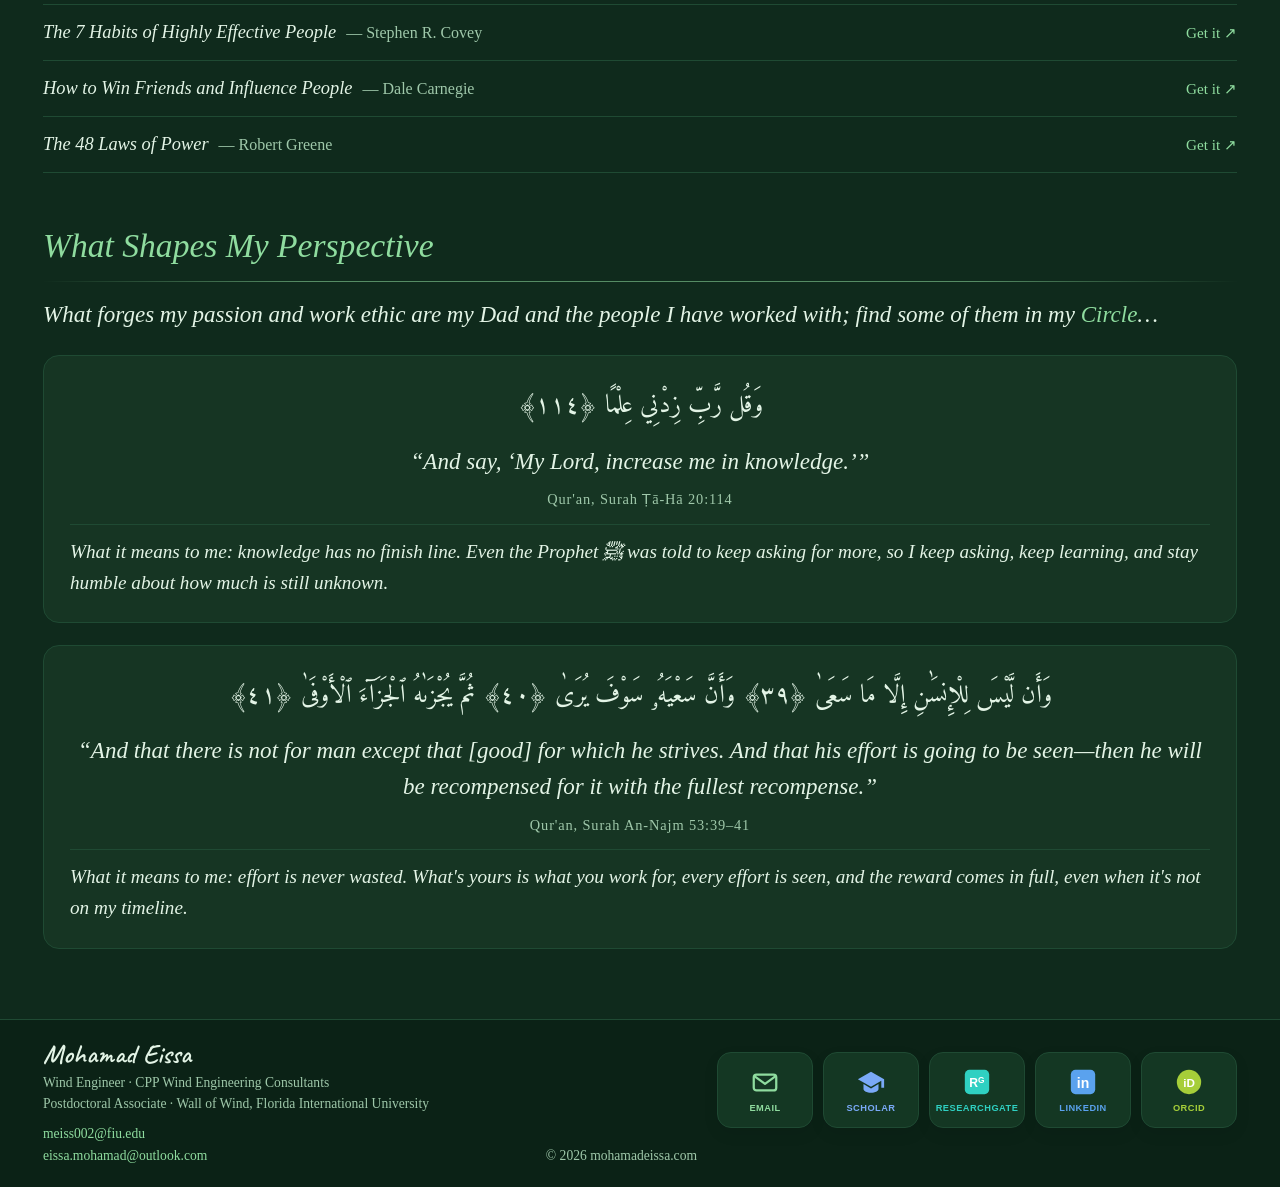
<file: identity.html>
<!DOCTYPE html>
<html lang="en"><head><meta charset="utf-8"><meta name="viewport" content="width=device-width,initial-scale=1">
<title>Identity | Mohamad Eissa</title>
<meta name="description" content="Mohamad Eissa — research, publications, and projects.">
<link rel="icon" type="image/svg+xml" href="assets/img/icon.svg"><link rel="icon" type="image/png" sizes="32x32" href="assets/img/favicon-32.png"><link rel="apple-touch-icon" href="assets/img/apple-touch-icon.png">

<link rel="stylesheet" href="assets/style.css"><link href="https://fonts.googleapis.com/css2?family=Fraunces:opsz,wght@9..144,700&family=Caveat:wght@600&family=Amiri&display=swap" rel="stylesheet"><script src="assets/script.js"></script></head>
<body><header><div class="wrap nav"><a class="brand" href="index.html" aria-describedby="kcard"><svg class="logo" viewBox="0 0 112 64" aria-hidden="true"><defs><clipPath id="lgclip"><rect width="112" height="64" rx="15"/></clipPath></defs><rect width="112" height="64" rx="15" class="lg-bg"/><g clip-path="url(#lgclip)"><g fill="none" class="lg-fg" stroke-width="3" stroke-linecap="round" opacity=".75"><path class="lg-fl" d="M4 19C12 19 17 19 22 22"/><path class="lg-fl" d="M4 45C12 45 17 45 22 42"/><path class="lg-fl" d="M4 32H15"/></g><g fill="none" class="lg-fg" stroke-width="3.6" stroke-linecap="round"><g transform="translate(0,24)"><g class="lg-v" style="animation-delay:0s"><g class="lg-s"><path d="M-7 0a7 7 0 1 0 7-7a4.2 4.2 0 0 0-4.2 4.2a1.9 1.9 0 0 0 1.9 1.9"/></g></g></g><g transform="translate(0,24)"><g class="lg-v" style="animation-delay:-2s"><g class="lg-s"><path d="M-7 0a7 7 0 1 0 7-7a4.2 4.2 0 0 0-4.2 4.2a1.9 1.9 0 0 0 1.9 1.9"/></g></g></g><g transform="translate(0,24)"><g class="lg-v" style="animation-delay:-4s"><g class="lg-s"><path d="M-7 0a7 7 0 1 0 7-7a4.2 4.2 0 0 0-4.2 4.2a1.9 1.9 0 0 0 1.9 1.9"/></g></g></g><g transform="translate(0,40) scale(1,-1)"><g class="lg-v" style="animation-delay:-1s"><g class="lg-s"><path d="M-7 0a7 7 0 1 0 7-7a4.2 4.2 0 0 0-4.2 4.2a1.9 1.9 0 0 0 1.9 1.9"/></g></g></g><g transform="translate(0,40) scale(1,-1)"><g class="lg-v" style="animation-delay:-3s"><g class="lg-s"><path d="M-7 0a7 7 0 1 0 7-7a4.2 4.2 0 0 0-4.2 4.2a1.9 1.9 0 0 0 1.9 1.9"/></g></g></g><g transform="translate(0,40) scale(1,-1)"><g class="lg-v" style="animation-delay:-5s"><g class="lg-s"><path d="M-7 0a7 7 0 1 0 7-7a4.2 4.2 0 0 0-4.2 4.2a1.9 1.9 0 0 0 1.9 1.9"/></g></g></g></g><rect x="18" y="25" width="14" height="14" rx="1.4" class="lg-tw"/></g></svg><span class="sr-only">Mohamad Eissa · Home</span></a>
<div class="nav-right"><ul class="menu"><li><a href="index.html">Home</a></li><li><a href="bio.html">Bio</a></li><li><a href="identity.html" class=active>Identity</a></li><li><a href="research.html">Research</a></li><li><a href="publications.html">Publications</a></li><li><a href="circle.html">Circle</a></li><li><a href="highlights.html">Highlights &amp; News</a></li><li><a href="unfiltered.html">Unfiltered</a></li><li><a href="offtheclock.html">Off the Clock</a></li><li><a href="contact.html">Contact</a></li></ul>
<button class="btn-icon" id="theme-toggle" title="Toggle dark mode" aria-label="Toggle dark mode">☾</button>
<button class="btn-icon" id="menu-toggle" aria-label="Menu">☰</button></div></div></header>
<main class="wrap">
<h1>Identity</h1><p class="subtitle"><em>Where I come from and what I value—my DNA…</em></p>
<p class="id-lead"><em>Egyptian, North African, Arab—and a researcher, by choice. I love the hunt for new things and the challenge of outdoing yesterday's me… In research, I find my identity…</em></p>
<p class="id-disclaimer"><b><em>Disclaimer: I use “—” A LOT; it isn't AI…</em></b></p>

<h2 id="roots">Roots &amp; Journey</h2>
<div class="id-story">
<p><em>I was born in Cairo in 1993 and have been living in the US since 2022. I was fortunate enough to live, for a very short time, in Italy <svg class="flag" viewBox="0 0 3 2" role="img" aria-label="Italian flag"><rect width="1" height="2" fill="#009246"/><rect x="1" width="1" height="2" fill="#fff"/><rect x="2" width="1" height="2" fill="#ce2b37"/></svg> during my Ph.D. years…</em></p>
<p><em>What brought me here was a thought at 2 a.m.: should I pursue a doctoral degree, or settle for my master's as the furthest I could go? It was me talking and praying to God for guidance—I couldn't afford the regret receipt of not going all the way, yet, at the same time, I trust God's plans. Unapologetically, I emailed 300 professors—it was hard to land an opportunity if you weren't already in academia; I was just an engineer. Long story short, I had one month to get an offer to pursue my Ph.D., or accept what was written for me. I think we now know the answer to my prayers…</em></p>
</div>

<h2 id="values">Values I Live By</h2>
<div class="id-values">
<div class="val"><h3>Curiosity</h3></div>
<div class="val"><h3>Competing with myself</h3></div>
<div class="val"><h3>Different minds, greater things</h3></div>
<div class="val"><h3>Paying it forward</h3></div>
<div class="val"><h3>Craft in the details</h3></div>
</div>

<h2 id="facts">Quick Facts</h2>
<div class="id-facts">
<div class="fact f-pin"><svg viewBox="0 0 48 48" aria-hidden="true"><path d="M24 42s-13-12-13-23a13 13 0 0 1 26 0c0 11-13 23-13 23z" fill="none" stroke="currentColor" stroke-width="2.4" stroke-linecap="round" stroke-linejoin="round"/><circle cx="24" cy="19" r="4.5" fill="none" stroke="currentColor" stroke-width="2.4" stroke-linecap="round" stroke-linejoin="round"/></svg><b>19 states</b><span>and counting</span></div>
<div class="fact f-pass"><svg viewBox="0 0 48 48" aria-hidden="true"><rect x="10" y="6" width="28" height="36" rx="3" fill="none" stroke="currentColor" stroke-width="2.4" stroke-linecap="round" stroke-linejoin="round"/><circle cx="24" cy="20" r="6" fill="none" stroke="currentColor" stroke-width="2.4" stroke-linecap="round" stroke-linejoin="round"/><path d="M18 20h12M24 14c-2.5 2-2.5 10 0 12M24 14c2.5 2 2.5 10 0 12M17 33h14" fill="none" stroke="currentColor" stroke-width="2.4" stroke-linecap="round" stroke-linejoin="round"/></svg><b>6 countries</b><span>passport stamps so far</span></div>
<div class="fact f-globe"><svg viewBox="0 0 48 48" aria-hidden="true"><circle cx="24" cy="24" r="17" fill="none" stroke="currentColor" stroke-width="2.4" stroke-linecap="round" stroke-linejoin="round"/><path d="M7 24h34M24 7c-6 6-6 28 0 34M24 7c6 6 6 28 0 34" fill="none" stroke="currentColor" stroke-width="2.4" stroke-linecap="round" stroke-linejoin="round"/></svg><b>3 continents</b><span>and plenty more to explore</span></div>
<div class="fact f-cup"><svg viewBox="0 0 48 48" aria-hidden="true"><path d="M10 20h24v8a12 12 0 0 1-24 0z" fill="none" stroke="currentColor" stroke-width="2.4" stroke-linecap="round" stroke-linejoin="round"/><path d="M34 22h3a5 5 0 0 1 0 10h-4" fill="none" stroke="currentColor" stroke-width="2.4" stroke-linecap="round" stroke-linejoin="round"/><path class="steam" d="M17 8c-2 3 2 5 0 8M24 6c-2 3 2 5 0 8" fill="none" stroke="currentColor" stroke-width="2.4" stroke-linecap="round" stroke-linejoin="round"/><path d="M8 44h28" fill="none" stroke="currentColor" stroke-width="2.4" stroke-linecap="round" stroke-linejoin="round"/></svg><b>Coffee scout</b><span>find me trying every coffee shop around</span></div>
<div class="fact f-wind"><svg viewBox="0 0 48 48" aria-hidden="true"><path class="flow" d="M4 18c10 0 14-4 22-4M4 26c14 0 20 4 32 4M8 34c8 0 12-2 18-2" fill="none" stroke="currentColor" stroke-width="2.4" stroke-linecap="round" stroke-linejoin="round"/><path d="M36 14a5 5 0 1 1 5 5" fill="none" stroke="currentColor" stroke-width="2.4" stroke-linecap="round" stroke-linejoin="round"/></svg><b>Wind, always…</b><span>in case it isn't obvious enough</span></div>
</div>

<h2 id="books">On My Bookshelf</h2>
<ul class="id-books"><li><span class="bk-t"><em>Atomic Habits</em></span> <span class="bk-a">— James Clear</span> <a class="gust bk-buy" href="https://www.amazon.com/s?k=Atomic+Habits+James+Clear&amp;i=stripbooks" target="_blank" rel="noopener">Get it <span class="bk-arr" aria-hidden="true"></span></a></li><li><span class="bk-t"><em>Thinking, Fast and Slow</em></span> <span class="bk-a">— Daniel Kahneman</span> <a class="gust bk-buy" href="https://www.amazon.com/s?k=Thinking%2C+Fast+and+Slow+Daniel+Kahneman&amp;i=stripbooks" target="_blank" rel="noopener">Get it <span class="bk-arr" aria-hidden="true"></span></a></li><li><span class="bk-t"><em>The 7 Habits of Highly Effective People</em></span> <span class="bk-a">— Stephen R. Covey</span> <a class="gust bk-buy" href="https://www.amazon.com/s?k=The+7+Habits+of+Highly+Effective+People+Stephen+R.+Covey&amp;i=stripbooks" target="_blank" rel="noopener">Get it <span class="bk-arr" aria-hidden="true"></span></a></li><li><span class="bk-t"><em>How to Win Friends and Influence People</em></span> <span class="bk-a">— Dale Carnegie</span> <a class="gust bk-buy" href="https://www.amazon.com/s?k=How+to+Win+Friends+and+Influence+People+Dale+Carnegie&amp;i=stripbooks" target="_blank" rel="noopener">Get it <span class="bk-arr" aria-hidden="true"></span></a></li><li><span class="bk-t"><em>The 48 Laws of Power</em></span> <span class="bk-a">— Robert Greene</span> <a class="gust bk-buy" href="https://www.amazon.com/s?k=The+48+Laws+of+Power+Robert+Greene&amp;i=stripbooks" target="_blank" rel="noopener">Get it <span class="bk-arr" aria-hidden="true"></span></a></li></ul>

<h2 id="perspective">What Shapes My Perspective</h2>
<div class="id-story">
<p><em>What forges my passion and work ethic are my Dad and the people I have worked with; find some of them in my <a class="gust" href="circle.html">Circle</a>…</em></p>
</div>
<div class="ayahs">
<figure class="ayah"><p class="ar" lang="ar" dir="rtl">وَقُل رَّبِّ زِدْنِي عِلْمًا ﴿١١٤﴾</p><blockquote><em>“And say, ‘My Lord, increase me in knowledge.’”</em></blockquote><figcaption>Qur'an, Surah Ṭā-Hā 20:114</figcaption><p class="meaning"><em>What it means to me: knowledge has no finish line. Even the Prophet ﷺ was told to keep asking for more, so I keep asking, keep learning, and stay humble about how much is still unknown.</em></p></figure>
<figure class="ayah"><p class="ar" lang="ar" dir="rtl">وَأَن لَّيْسَ لِلْإِنسَٰنِ إِلَّا مَا سَعَىٰ ﴿٣٩﴾ وَأَنَّ سَعْيَهُۥ سَوْفَ يُرَىٰ ﴿٤٠﴾ ثُمَّ يُجْزَىٰهُ ٱلْجَزَآءَ ٱلْأَوْفَىٰ ﴿٤١﴾</p><blockquote><em>“And that there is not for man except that [good] for which he strives. And that his effort is going to be seen—then he will be recompensed for it with the fullest recompense.”</em></blockquote><figcaption>Qur'an, Surah An-Najm 53:39–41</figcaption><p class="meaning"><em>What it means to me: effort is never wasted. What's yours is what you work for, every effort is seen, and the reward comes in full, even when it's not on my timeline.</em></p></figure>
</div>

</main>
<footer><div class="wrap foot"><div class="f-left"><span class="fname">Mohamad Eissa</span><br>Wind Engineer · CPP Wind Engineering Consultants<br>Postdoctoral Associate · Wall of Wind, Florida International University<div class="f-mail"><a href="mailto:meiss002@fiu.edu">meiss002@fiu.edu</a><br><a href="mailto:eissa.mohamad@outlook.com">eissa.mohamad@outlook.com</a></div></div><div class="f-mid"><div class="fsocial" aria-label="Social links"><a class="fs t-mail" href="mailto:meiss002@fiu.edu" title="Email" aria-label="Email"><svg viewBox="0 0 32 32"><rect x="4" y="8" width="24" height="17" rx="3" fill="none" stroke="currentColor" stroke-width="2.4"/><path d="M5 10l11 8 11-8" fill="none" stroke="currentColor" stroke-width="2.4" stroke-linejoin="round"/></svg><span>EMAIL</span></a><a class="fs t-gs" href="https://scholar.google.com/citations?user=ByOGSA4AAAAJ" title="Google Scholar" aria-label="Google Scholar" target="_blank" rel="noopener"><svg viewBox="0 0 32 32"><path d="M16 5L2 13l14 8 11-6.3V22h3v-9z" fill="currentColor"/><path d="M8 18.2v5.3c0 2.2 3.6 4 8 4s8-1.8 8-4v-5.3l-8 4.6z" fill="currentColor"/></svg><span>SCHOLAR</span></a><a class="fs t-rg" href="https://www.researchgate.net/profile/Mohamed-Eissa-43" title="ResearchGate" aria-label="ResearchGate" target="_blank" rel="noopener"><svg viewBox="0 0 32 32"><rect x="3" y="3" width="26" height="26" rx="5" fill="currentColor"/><text x="16" y="21.5" font-family="Arial,sans-serif" font-size="13" font-weight="700" text-anchor="middle" fill="#fff">R<tspan font-size="9" dy="-4">G</tspan></text></svg><span>RESEARCHGATE</span></a><a class="fs t-li" href="https://www.linkedin.com/in/muhammedeissaa/" title="LinkedIn" aria-label="LinkedIn" target="_blank" rel="noopener"><svg viewBox="0 0 32 32"><rect x="3" y="3" width="26" height="26" rx="5" fill="currentColor"/><text x="16" y="22.5" font-family="Arial,sans-serif" font-size="15" font-weight="700" text-anchor="middle" fill="#fff">in</text></svg><span>LINKEDIN</span></a><a class="fs t-orcid" href="https://orcid.org/0000-0001-7298-1184" title="ORCID" aria-label="ORCID" target="_blank" rel="noopener"><svg viewBox="0 0 32 32"><circle cx="16" cy="16" r="13" fill="currentColor"/><text x="16" y="21" font-family="Arial,sans-serif" font-size="12.5" font-weight="700" text-anchor="middle" fill="#fff">iD</text></svg><span>ORCID</span></a></div><div class="small">© <span id="year"></span> mohamadeissa.com</div></div><div class="f-right"></div></div></footer></body></html>
</file>
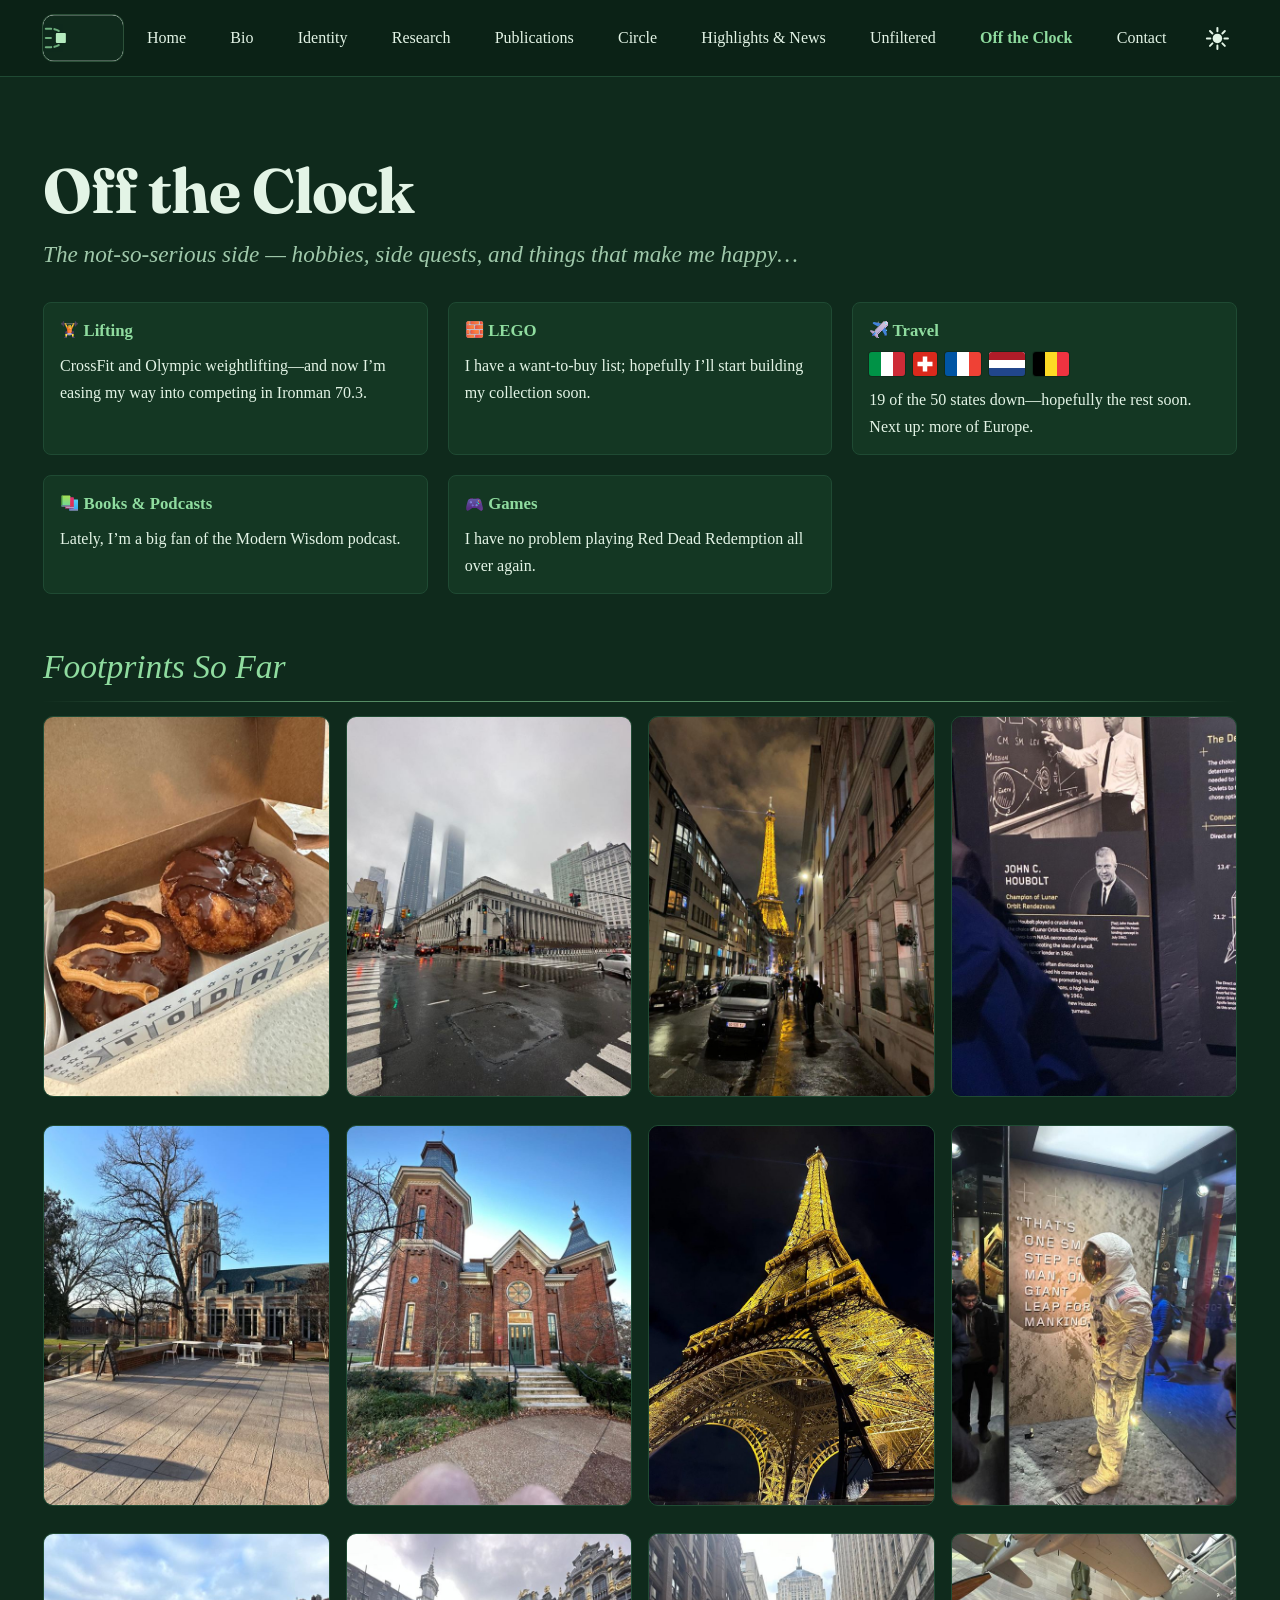
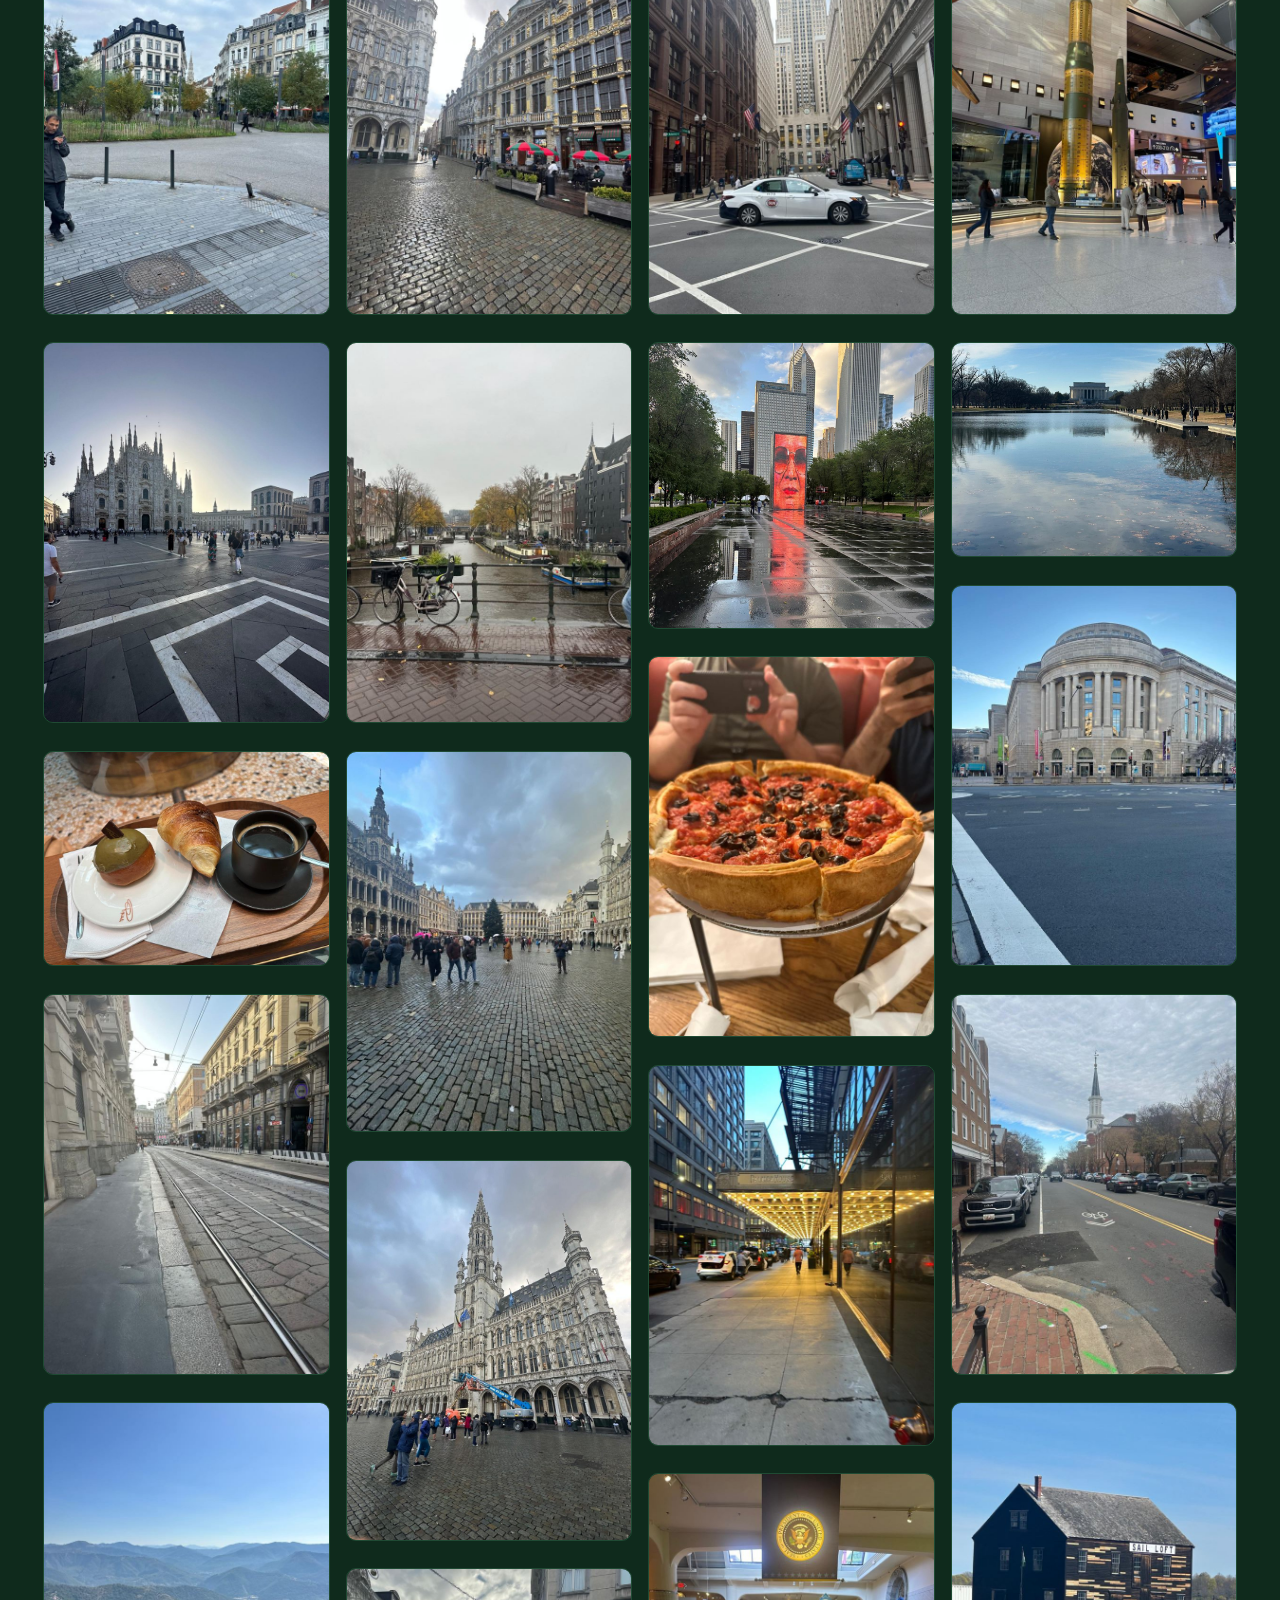
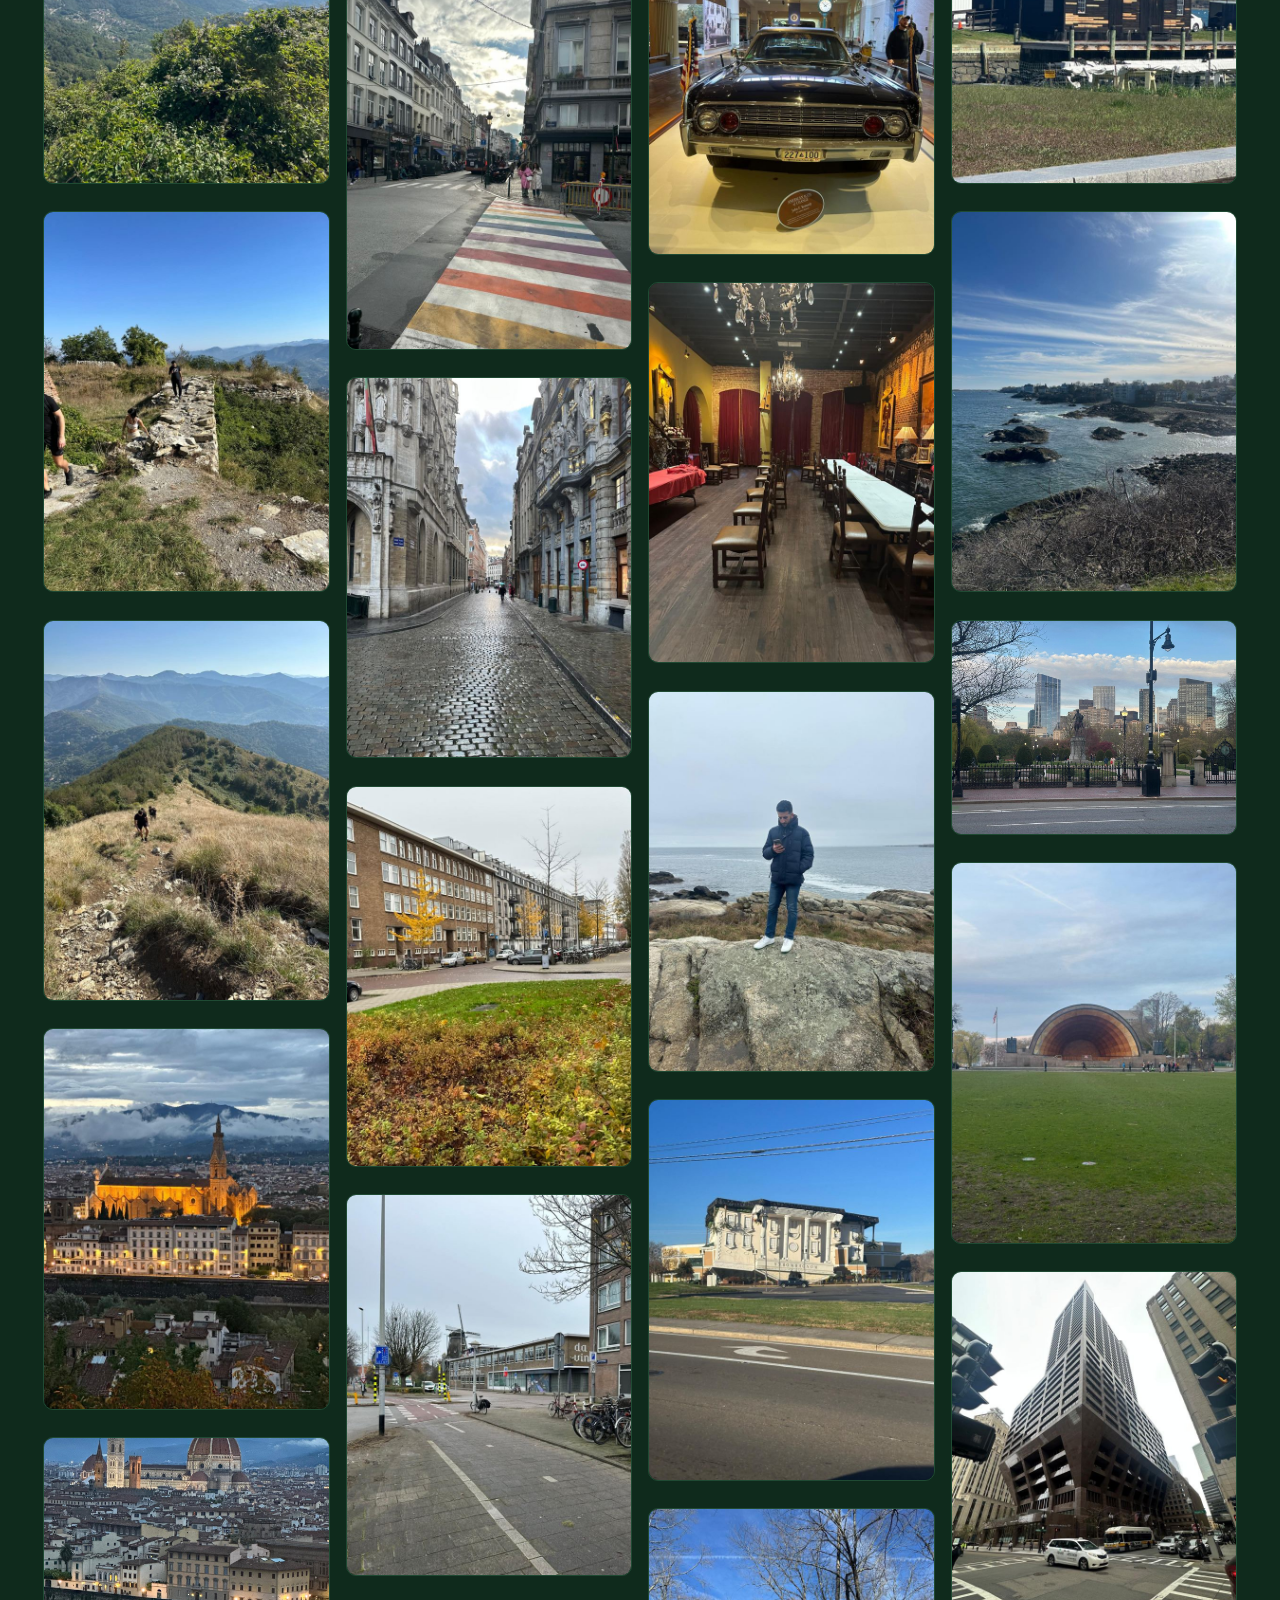
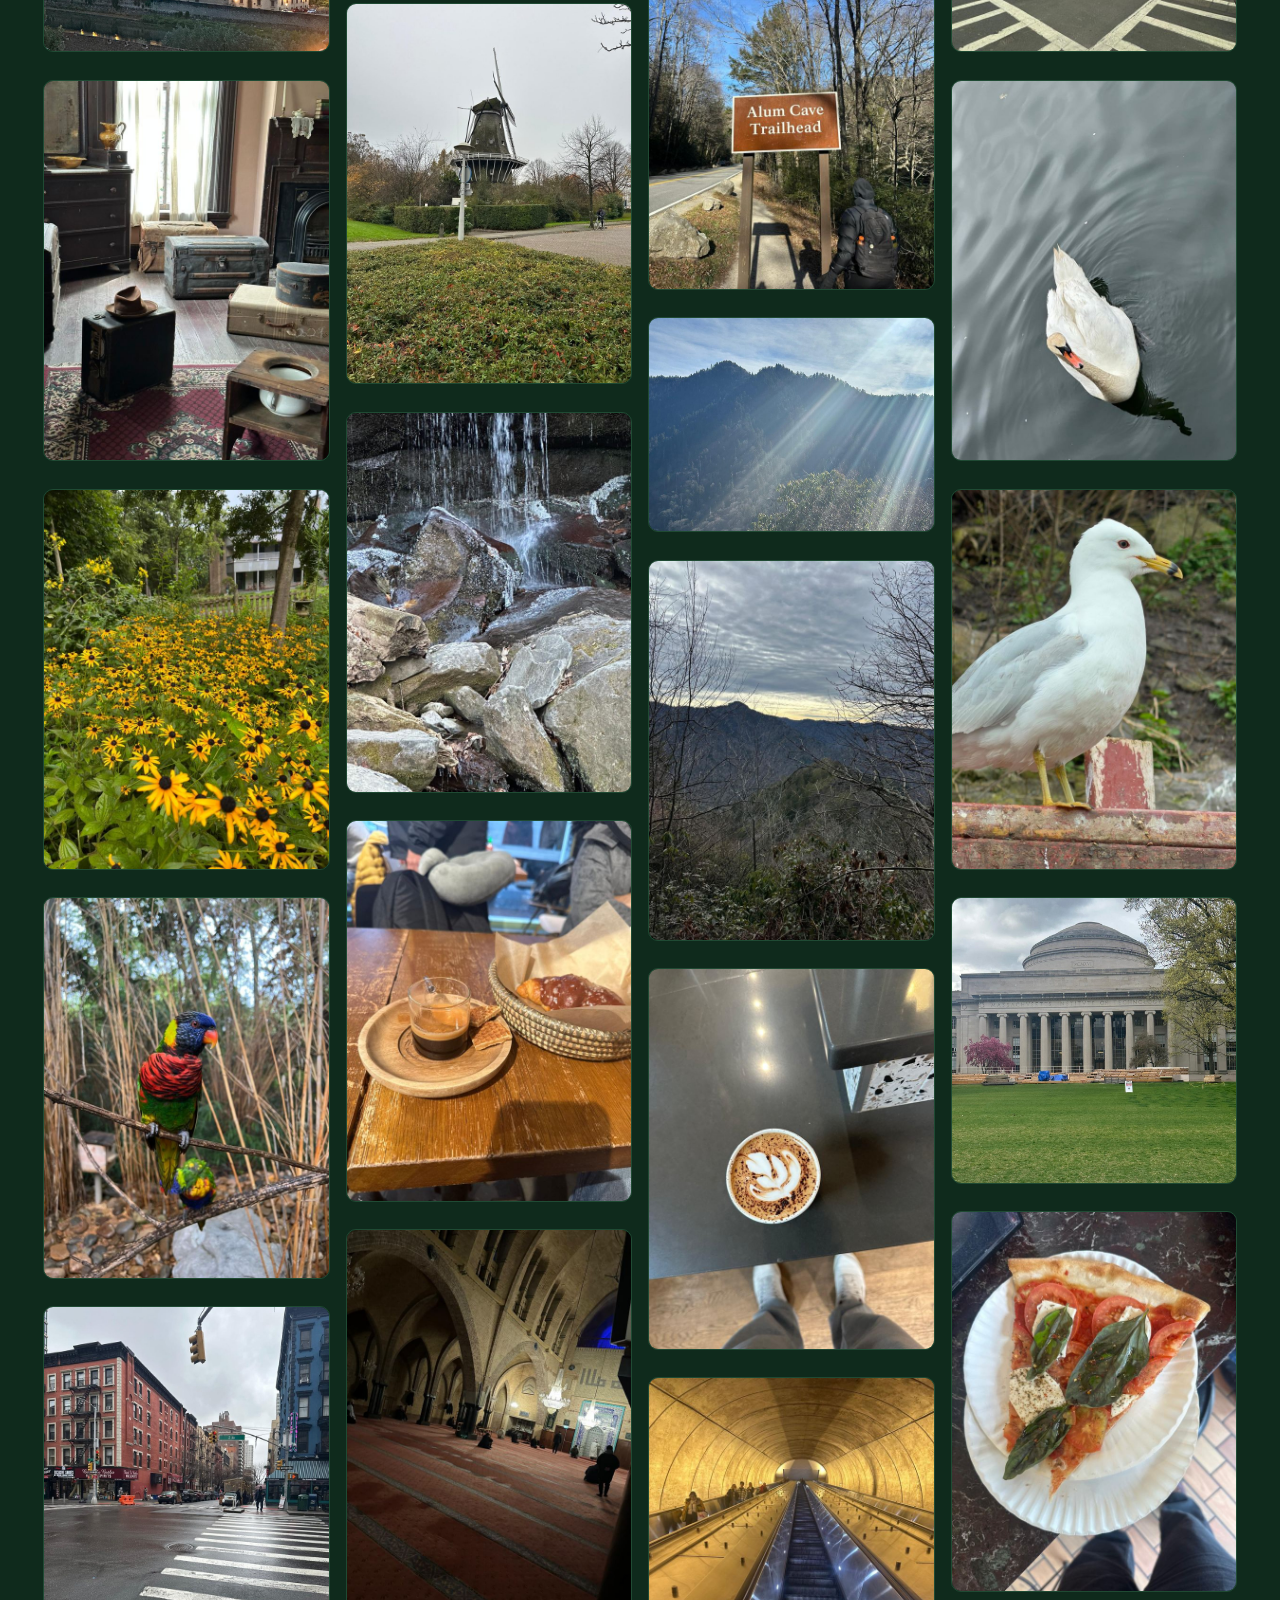
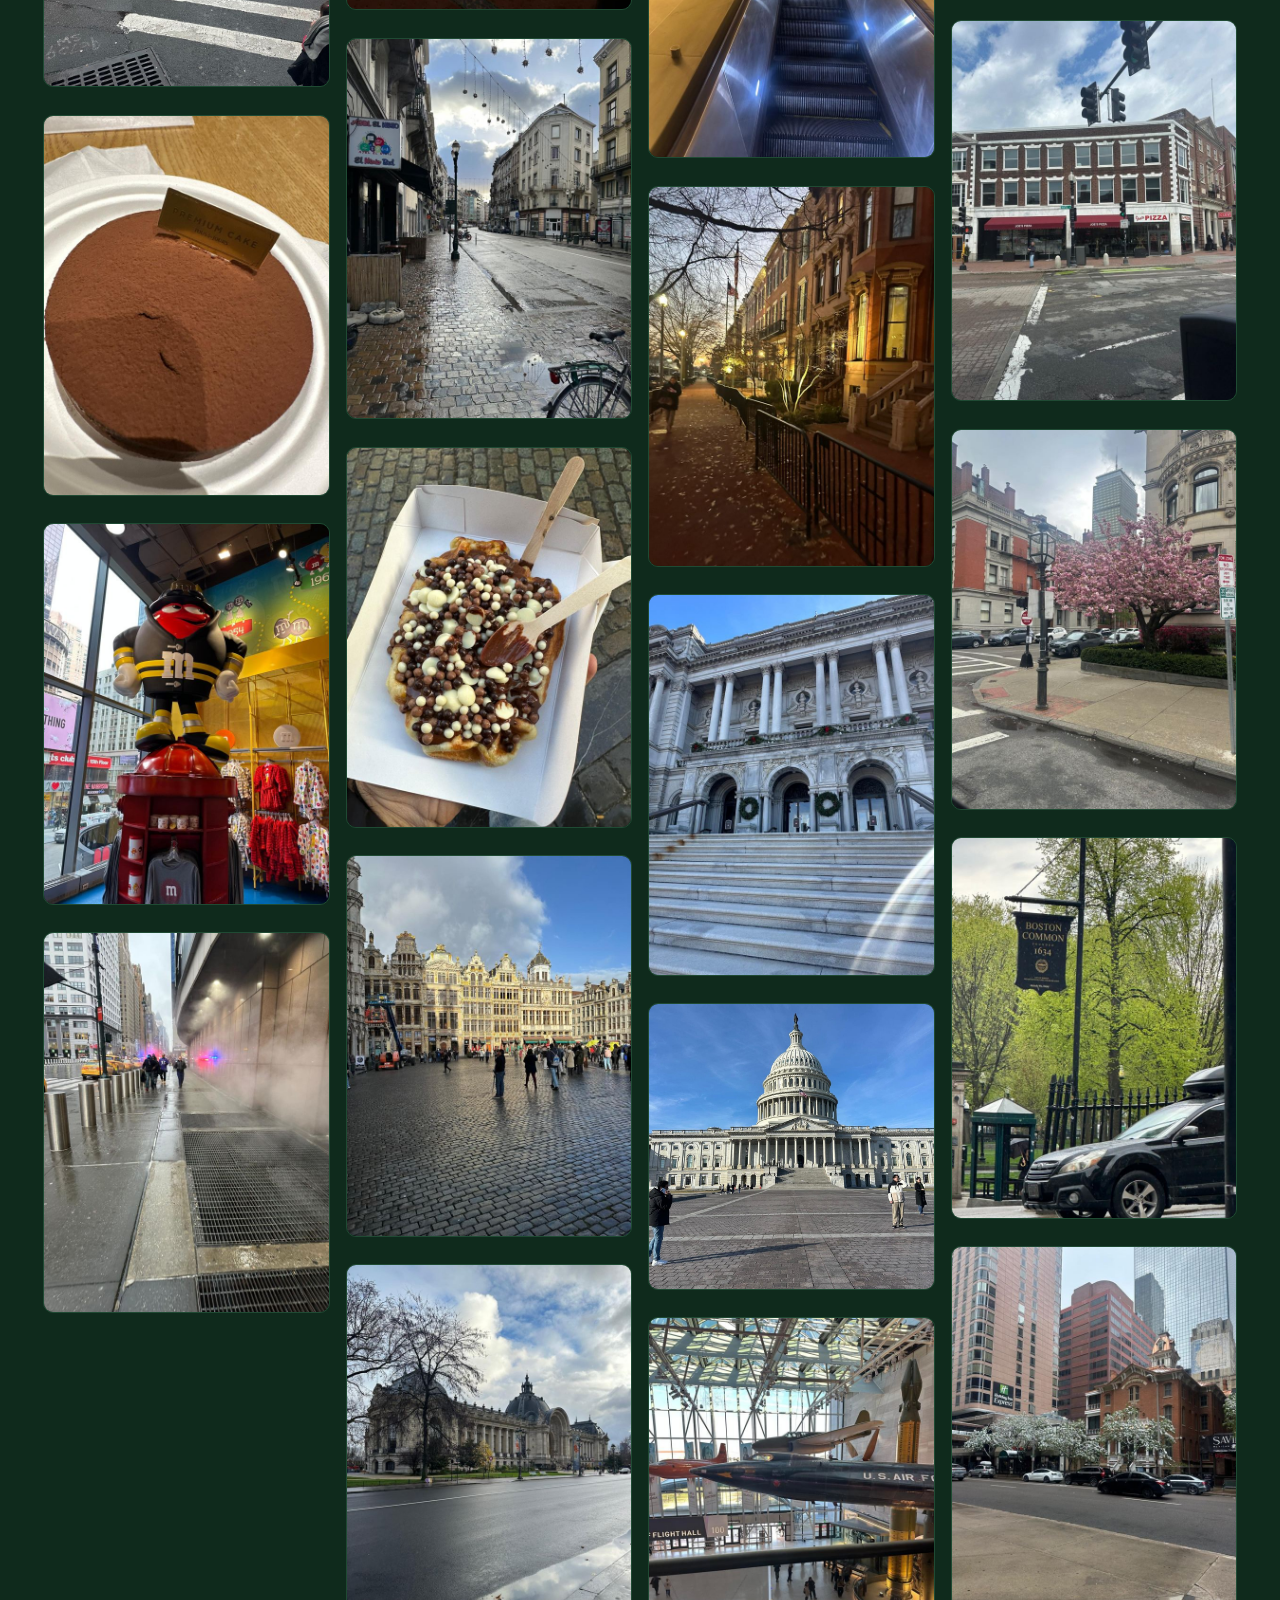
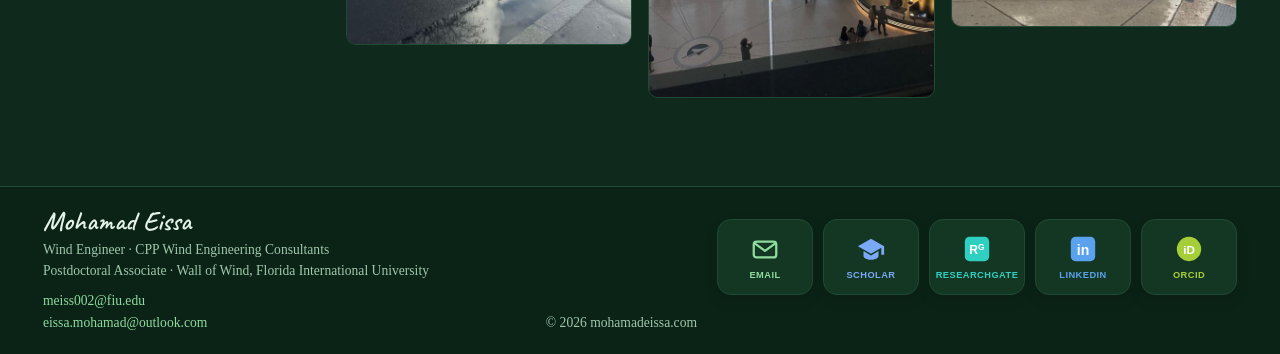
<file: offtheclock.html>
<!DOCTYPE html>
<html lang="en"><head><meta charset="utf-8"><meta name="viewport" content="width=device-width,initial-scale=1">
<title>Off the Clock | Mohamad Eissa</title>
<meta name="description" content="Mohamad Eissa — research, publications, and projects.">
<link rel="icon" type="image/svg+xml" href="assets/img/icon.svg"><link rel="icon" type="image/png" sizes="32x32" href="assets/img/favicon-32.png"><link rel="apple-touch-icon" href="assets/img/apple-touch-icon.png">

<link rel="stylesheet" href="assets/style.css"><link href="https://fonts.googleapis.com/css2?family=Fraunces:opsz,wght@9..144,700&family=Caveat:wght@600&display=swap" rel="stylesheet"><script src="assets/script.js"></script></head>
<body><header><div class="wrap nav"><a class="brand" href="index.html" aria-describedby="kcard"><svg class="logo" viewBox="0 0 112 64" aria-hidden="true"><defs><clipPath id="lgclip"><rect width="112" height="64" rx="15"/></clipPath></defs><rect width="112" height="64" rx="15" class="lg-bg"/><g clip-path="url(#lgclip)"><g fill="none" class="lg-fg" stroke-width="3" stroke-linecap="round" opacity=".75"><path class="lg-fl" d="M4 19C12 19 17 19 22 22"/><path class="lg-fl" d="M4 45C12 45 17 45 22 42"/><path class="lg-fl" d="M4 32H15"/></g><g fill="none" class="lg-fg" stroke-width="3.6" stroke-linecap="round"><g transform="translate(0,24)"><g class="lg-v" style="animation-delay:0s"><g class="lg-s"><path d="M-7 0a7 7 0 1 0 7-7a4.2 4.2 0 0 0-4.2 4.2a1.9 1.9 0 0 0 1.9 1.9"/></g></g></g><g transform="translate(0,24)"><g class="lg-v" style="animation-delay:-2s"><g class="lg-s"><path d="M-7 0a7 7 0 1 0 7-7a4.2 4.2 0 0 0-4.2 4.2a1.9 1.9 0 0 0 1.9 1.9"/></g></g></g><g transform="translate(0,24)"><g class="lg-v" style="animation-delay:-4s"><g class="lg-s"><path d="M-7 0a7 7 0 1 0 7-7a4.2 4.2 0 0 0-4.2 4.2a1.9 1.9 0 0 0 1.9 1.9"/></g></g></g><g transform="translate(0,40) scale(1,-1)"><g class="lg-v" style="animation-delay:-1s"><g class="lg-s"><path d="M-7 0a7 7 0 1 0 7-7a4.2 4.2 0 0 0-4.2 4.2a1.9 1.9 0 0 0 1.9 1.9"/></g></g></g><g transform="translate(0,40) scale(1,-1)"><g class="lg-v" style="animation-delay:-3s"><g class="lg-s"><path d="M-7 0a7 7 0 1 0 7-7a4.2 4.2 0 0 0-4.2 4.2a1.9 1.9 0 0 0 1.9 1.9"/></g></g></g><g transform="translate(0,40) scale(1,-1)"><g class="lg-v" style="animation-delay:-5s"><g class="lg-s"><path d="M-7 0a7 7 0 1 0 7-7a4.2 4.2 0 0 0-4.2 4.2a1.9 1.9 0 0 0 1.9 1.9"/></g></g></g></g><rect x="18" y="25" width="14" height="14" rx="1.4" class="lg-tw"/></g></svg><span class="sr-only">Mohamad Eissa · Home</span></a>
<div class="nav-right"><ul class="menu"><li><a href="index.html">Home</a></li><li><a href="bio.html">Bio</a></li><li><a href="identity.html">Identity</a></li><li><a href="research.html">Research</a></li><li><a href="publications.html">Publications</a></li><li><a href="circle.html">Circle</a></li><li><a href="highlights.html">Highlights &amp; News</a></li><li><a href="unfiltered.html">Unfiltered</a></li><li><a href="offtheclock.html" class=active>Off the Clock</a></li><li><a href="contact.html">Contact</a></li></ul>
<button class="btn-icon" id="theme-toggle" title="Toggle dark mode" aria-label="Toggle dark mode">☾</button>
<button class="btn-icon" id="menu-toggle" aria-label="Menu">☰</button></div></div></header>
<main class="wrap">
<h1>Off the Clock</h1><p class="subtitle"><em>The not-so-serious side — hobbies, side quests, and things that make me happy…</em></p><div class="cards otc"><div class="card"><div class="body"><h3><img class="emo" src="assets/img/emoji/person_lifting_weights_color_default.svg" alt="" aria-hidden="true" onerror="this.replaceWith('🏋️')"> Lifting</h3><p>CrossFit and Olympic weightlifting—and now I’m easing my way into competing in Ironman 70.3.</p></div></div><div class="card"><div class="body"><h3><img class="emo" src="assets/img/emoji/brick_color.svg" alt="" aria-hidden="true" onerror="this.replaceWith('🧱')"> LEGO</h3><p>I have a want-to-buy list; hopefully I’ll start building my collection soon.</p></div></div><div class="card"><div class="body"><h3><img class="emo" src="assets/img/emoji/airplane_color.svg" alt="" aria-hidden="true" onerror="this.replaceWith('✈️')"> Travel</h3><div class="flags"><svg class="flag" viewBox="0 0 3 2" role="img" aria-label="Italy"><title>Italy</title><rect width="1" height="2" fill="#009246"/><rect x="1" width="1" height="2" fill="#fff"/><rect x="2" width="1" height="2" fill="#ce2b37"/></svg><svg class="flag sq" viewBox="0 0 32 32" role="img" aria-label="Switzerland"><title>Switzerland</title><rect width="32" height="32" fill="#da291c"/><path d="M13 6h6v7h7v6h-7v7h-6v-7H6v-6h7z" fill="#fff"/></svg><svg class="flag" viewBox="0 0 3 2" role="img" aria-label="France"><title>France</title><rect width="1" height="2" fill="#0055a4"/><rect x="1" width="1" height="2" fill="#fff"/><rect x="2" width="1" height="2" fill="#ef4135"/></svg><svg class="flag" viewBox="0 0 3 2" role="img" aria-label="Netherlands"><title>Netherlands</title><rect width="3" height="2" fill="#21468b"/><rect width="3" height="1.333" fill="#fff"/><rect width="3" height=".667" fill="#ae1c28"/></svg><svg class="flag" viewBox="0 0 3 2" role="img" aria-label="Belgium"><title>Belgium</title><rect width="1" height="2" fill="#000"/><rect x="1" width="1" height="2" fill="#fdda24"/><rect x="2" width="1" height="2" fill="#ef3340"/></svg></div><p>19 of the 50 states down—hopefully the rest soon. Next up: more of Europe.</p></div></div><div class="card"><div class="body"><h3><img class="emo" src="assets/img/emoji/books_color.svg" alt="" aria-hidden="true" onerror="this.replaceWith('📚')"> Books &amp; Podcasts</h3><p>Lately, I’m a big fan of the Modern Wisdom podcast.</p></div></div><div class="card"><div class="body"><h3><img class="emo" src="assets/img/emoji/video_game_color.svg" alt="" aria-hidden="true" onerror="this.replaceWith('🎮')"> Games</h3><p>I have no problem playing Red Dead Redemption all over again.</p></div></div></div><h2>Footprints So Far</h2><div class="gallery photo-wall"><figure><img src="assets/img/photos/p01.jpg" alt="Travel photo" loading="lazy"></figure><figure><img src="assets/img/photos/p02.jpg" alt="Travel photo" loading="lazy"></figure><figure><img src="assets/img/photos/p03.jpg" alt="Travel photo" loading="lazy"></figure><figure><img src="assets/img/photos/milan.jpg" alt="Travel photo" loading="lazy"></figure><figure><img src="assets/img/photos/p05.jpg" alt="Travel photo" loading="lazy"></figure><figure><img src="assets/img/photos/p06.jpg" alt="Travel photo" loading="lazy"></figure><figure><img src="assets/img/photos/p07.jpg" alt="Travel photo" loading="lazy"></figure><figure><img src="assets/img/photos/p08.jpg" alt="Travel photo" loading="lazy"></figure><figure><img src="assets/img/photos/p09.jpg" alt="Travel photo" loading="lazy"></figure><figure><img src="assets/img/photos/p10.jpg" alt="Travel photo" loading="lazy"></figure><figure><img src="assets/img/photos/florence.jpg" alt="Travel photo" loading="lazy"></figure><figure><img src="assets/img/photos/p12.jpg" alt="Travel photo" loading="lazy"></figure><figure><img src="assets/img/photos/p13.jpg" alt="Travel photo" loading="lazy"></figure><figure><img src="assets/img/photos/p14.jpg" alt="Travel photo" loading="lazy"></figure><figure><img src="assets/img/photos/new-york.jpg" alt="Travel photo" loading="lazy"></figure><figure><img src="assets/img/photos/p16.jpg" alt="Travel photo" loading="lazy"></figure><figure><img src="assets/img/photos/p17.jpg" alt="Travel photo" loading="lazy"></figure><figure><img src="assets/img/photos/p18.jpg" alt="Travel photo" loading="lazy"></figure><figure><img src="assets/img/photos/p19.jpg" alt="Travel photo" loading="lazy"></figure><figure><img src="assets/img/photos/p20.jpg" alt="Travel photo" loading="lazy"></figure><figure><img src="assets/img/photos/p21.jpg" alt="Travel photo" loading="lazy"></figure><figure><img src="assets/img/photos/p22.jpg" alt="Travel photo" loading="lazy"></figure><figure><img src="assets/img/photos/p23.jpg" alt="Travel photo" loading="lazy"></figure><figure><img src="assets/img/photos/brussels.jpg" alt="Travel photo" loading="lazy"></figure><figure><img src="assets/img/photos/p25.jpg" alt="Travel photo" loading="lazy"></figure><figure><img src="assets/img/photos/p26.jpg" alt="Travel photo" loading="lazy"></figure><figure><img src="assets/img/photos/p27.jpg" alt="Travel photo" loading="lazy"></figure><figure><img src="assets/img/photos/p28.jpg" alt="Travel photo" loading="lazy"></figure><figure><img src="assets/img/photos/amsterdam.jpg" alt="Travel photo" loading="lazy"></figure><figure><img src="assets/img/photos/p30.jpg" alt="Travel photo" loading="lazy"></figure><figure><img src="assets/img/photos/p31.jpg" alt="Travel photo" loading="lazy"></figure><figure><img src="assets/img/photos/p32.jpg" alt="Travel photo" loading="lazy"></figure><figure><img src="assets/img/photos/p33.jpg" alt="Travel photo" loading="lazy"></figure><figure><img src="assets/img/photos/p34.jpg" alt="Travel photo" loading="lazy"></figure><figure><img src="assets/img/photos/p35.jpg" alt="Travel photo" loading="lazy"></figure><figure><img src="assets/img/photos/p36.jpg" alt="Travel photo" loading="lazy"></figure><figure><img src="assets/img/photos/p37.jpg" alt="Travel photo" loading="lazy"></figure><figure><img src="assets/img/photos/paris.jpg" alt="Travel photo" loading="lazy"></figure><figure><img src="assets/img/photos/p39.jpg" alt="Travel photo" loading="lazy"></figure><figure><img src="assets/img/photos/chicago.jpg" alt="Travel photo" loading="lazy"></figure><figure><img src="assets/img/photos/p41.jpg" alt="Travel photo" loading="lazy"></figure><figure><img src="assets/img/photos/p42.jpg" alt="Travel photo" loading="lazy"></figure><figure><img src="assets/img/photos/p43.jpg" alt="Travel photo" loading="lazy"></figure><figure><img src="assets/img/photos/p44.jpg" alt="Travel photo" loading="lazy"></figure><figure><img src="assets/img/photos/p45.jpg" alt="Travel photo" loading="lazy"></figure><figure><img src="assets/img/photos/p46.jpg" alt="Travel photo" loading="lazy"></figure><figure><img src="assets/img/photos/p47.jpg" alt="Travel photo" loading="lazy"></figure><figure><img src="assets/img/photos/smokies.jpg" alt="Travel photo" loading="lazy"></figure><figure><img src="assets/img/photos/p49.jpg" alt="Travel photo" loading="lazy"></figure><figure><img src="assets/img/photos/p50.jpg" alt="Travel photo" loading="lazy"></figure><figure><img src="assets/img/photos/p51.jpg" alt="Travel photo" loading="lazy"></figure><figure><img src="assets/img/photos/p52.jpg" alt="Travel photo" loading="lazy"></figure><figure><img src="assets/img/photos/p53.jpg" alt="Travel photo" loading="lazy"></figure><figure><img src="assets/img/photos/washington-dc.jpg" alt="Travel photo" loading="lazy"></figure><figure><img src="assets/img/photos/p55.jpg" alt="Travel photo" loading="lazy"></figure><figure><img src="assets/img/photos/p56.jpg" alt="Travel photo" loading="lazy"></figure><figure><img src="assets/img/photos/p57.jpg" alt="Travel photo" loading="lazy"></figure><figure><img src="assets/img/photos/p58.jpg" alt="Travel photo" loading="lazy"></figure><figure><img src="assets/img/photos/lincoln-memorial.jpg" alt="Travel photo" loading="lazy"></figure><figure><img src="assets/img/photos/p60.jpg" alt="Travel photo" loading="lazy"></figure><figure><img src="assets/img/photos/p61.jpg" alt="Travel photo" loading="lazy"></figure><figure><img src="assets/img/photos/p62.jpg" alt="Travel photo" loading="lazy"></figure><figure><img src="assets/img/photos/p63.jpg" alt="Travel photo" loading="lazy"></figure><figure><img src="assets/img/photos/boston.jpg" alt="Travel photo" loading="lazy"></figure><figure><img src="assets/img/photos/p65.jpg" alt="Travel photo" loading="lazy"></figure><figure><img src="assets/img/photos/p66.jpg" alt="Travel photo" loading="lazy"></figure><figure><img src="assets/img/photos/p67.jpg" alt="Travel photo" loading="lazy"></figure><figure><img src="assets/img/photos/p68.jpg" alt="Travel photo" loading="lazy"></figure><figure><img src="assets/img/photos/mit.jpg" alt="Travel photo" loading="lazy"></figure><figure><img src="assets/img/photos/p70.jpg" alt="Travel photo" loading="lazy"></figure><figure><img src="assets/img/photos/p71.jpg" alt="Travel photo" loading="lazy"></figure><figure><img src="assets/img/photos/p72.jpg" alt="Travel photo" loading="lazy"></figure><figure><img src="assets/img/photos/p73.jpg" alt="Travel photo" loading="lazy"></figure><figure><img src="assets/img/photos/p74.jpg" alt="Travel photo" loading="lazy"></figure></div>
</main>
<footer><div class="wrap foot"><div class="f-left"><span class="fname">Mohamad Eissa</span><br>Wind Engineer · CPP Wind Engineering Consultants<br>Postdoctoral Associate · Wall of Wind, Florida International University<div class="f-mail"><a href="mailto:meiss002@fiu.edu">meiss002@fiu.edu</a><br><a href="mailto:eissa.mohamad@outlook.com">eissa.mohamad@outlook.com</a></div></div><div class="f-mid"><div class="fsocial" aria-label="Social links"><a class="fs t-mail" href="mailto:meiss002@fiu.edu" title="Email" aria-label="Email"><svg viewBox="0 0 32 32"><rect x="4" y="8" width="24" height="17" rx="3" fill="none" stroke="currentColor" stroke-width="2.4"/><path d="M5 10l11 8 11-8" fill="none" stroke="currentColor" stroke-width="2.4" stroke-linejoin="round"/></svg><span>EMAIL</span></a><a class="fs t-gs" href="https://scholar.google.com/citations?user=ByOGSA4AAAAJ" title="Google Scholar" aria-label="Google Scholar" target="_blank" rel="noopener"><svg viewBox="0 0 32 32"><path d="M16 5L2 13l14 8 11-6.3V22h3v-9z" fill="currentColor"/><path d="M8 18.2v5.3c0 2.2 3.6 4 8 4s8-1.8 8-4v-5.3l-8 4.6z" fill="currentColor"/></svg><span>SCHOLAR</span></a><a class="fs t-rg" href="https://www.researchgate.net/profile/Mohamed-Eissa-43" title="ResearchGate" aria-label="ResearchGate" target="_blank" rel="noopener"><svg viewBox="0 0 32 32"><rect x="3" y="3" width="26" height="26" rx="5" fill="currentColor"/><text x="16" y="21.5" font-family="Arial,sans-serif" font-size="13" font-weight="700" text-anchor="middle" fill="#fff">R<tspan font-size="9" dy="-4">G</tspan></text></svg><span>RESEARCHGATE</span></a><a class="fs t-li" href="https://www.linkedin.com/in/muhammedeissaa/" title="LinkedIn" aria-label="LinkedIn" target="_blank" rel="noopener"><svg viewBox="0 0 32 32"><rect x="3" y="3" width="26" height="26" rx="5" fill="currentColor"/><text x="16" y="22.5" font-family="Arial,sans-serif" font-size="15" font-weight="700" text-anchor="middle" fill="#fff">in</text></svg><span>LINKEDIN</span></a><a class="fs t-orcid" href="https://orcid.org/0000-0001-7298-1184" title="ORCID" aria-label="ORCID" target="_blank" rel="noopener"><svg viewBox="0 0 32 32"><circle cx="16" cy="16" r="13" fill="currentColor"/><text x="16" y="21" font-family="Arial,sans-serif" font-size="12.5" font-weight="700" text-anchor="middle" fill="#fff">iD</text></svg><span>ORCID</span></a></div><div class="small">© <span id="year"></span> mohamadeissa.com</div></div><div class="f-right"></div></div></footer></body></html>
</file>
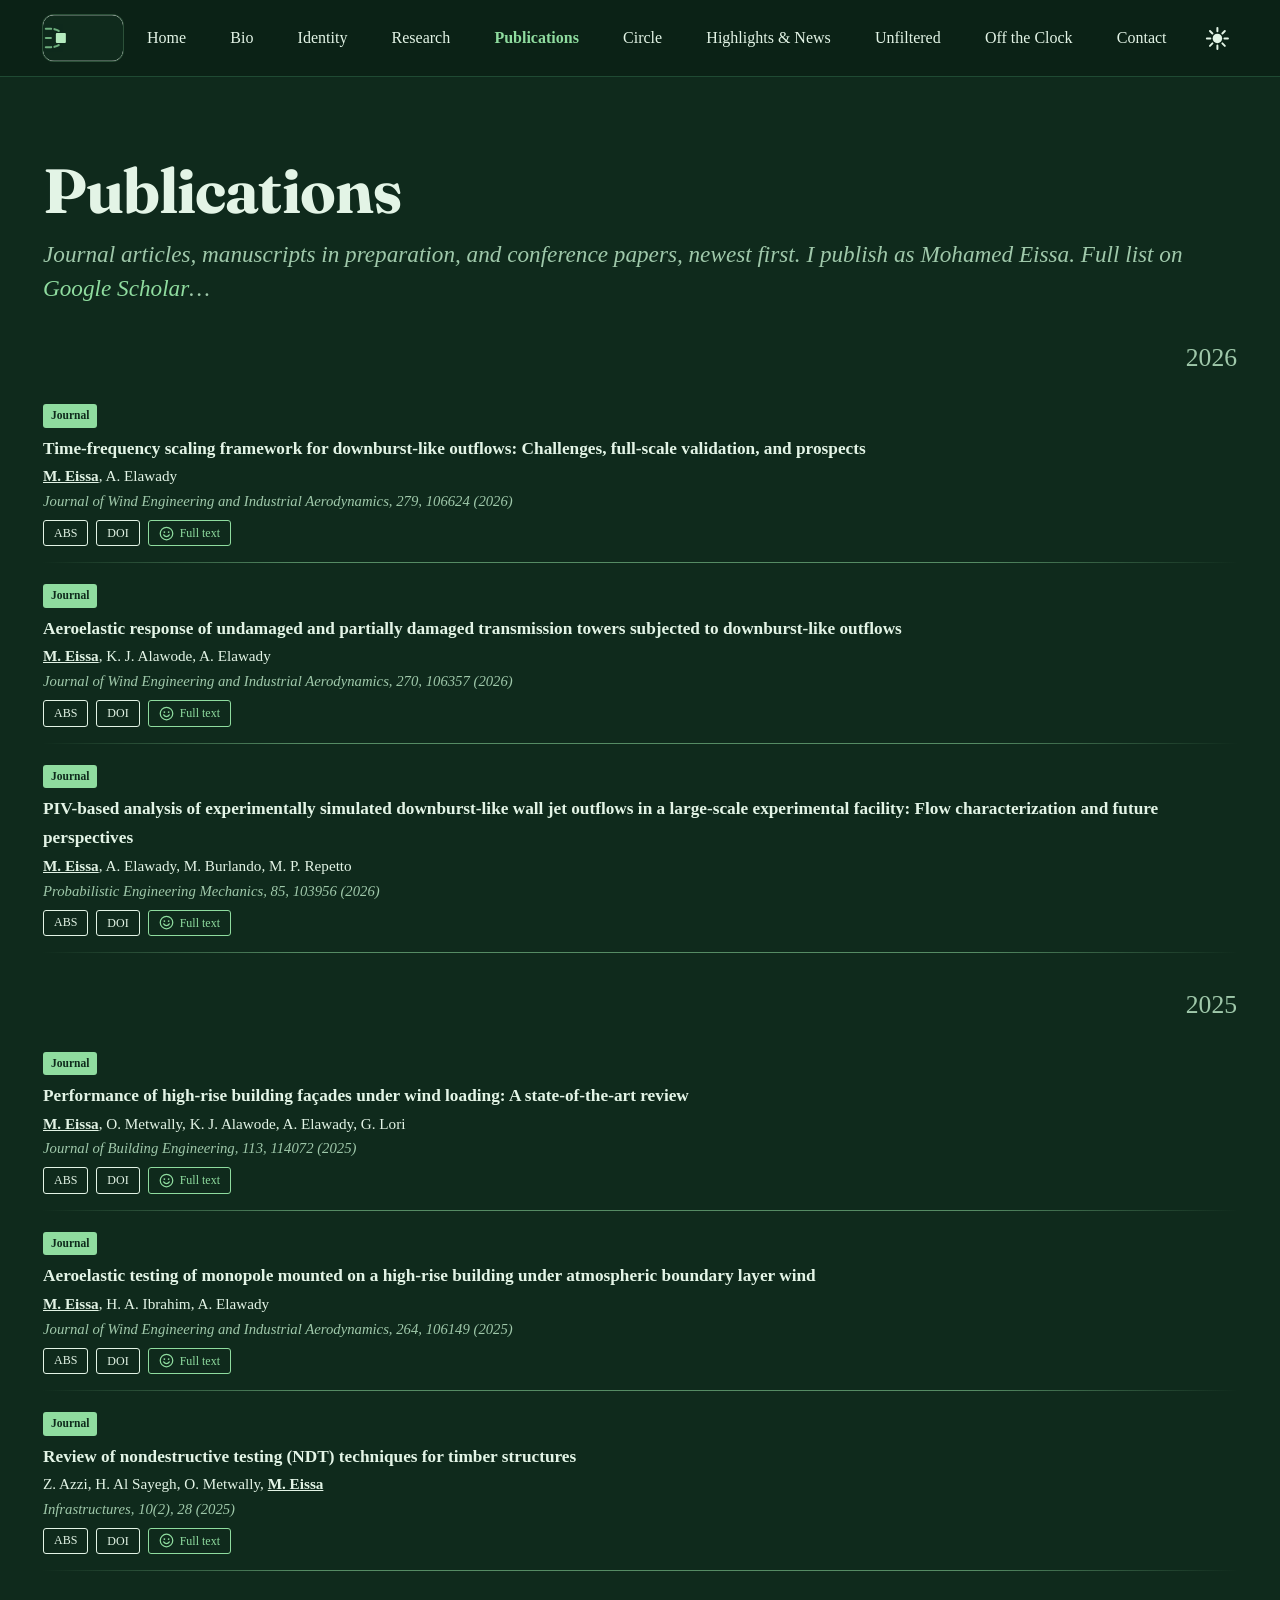
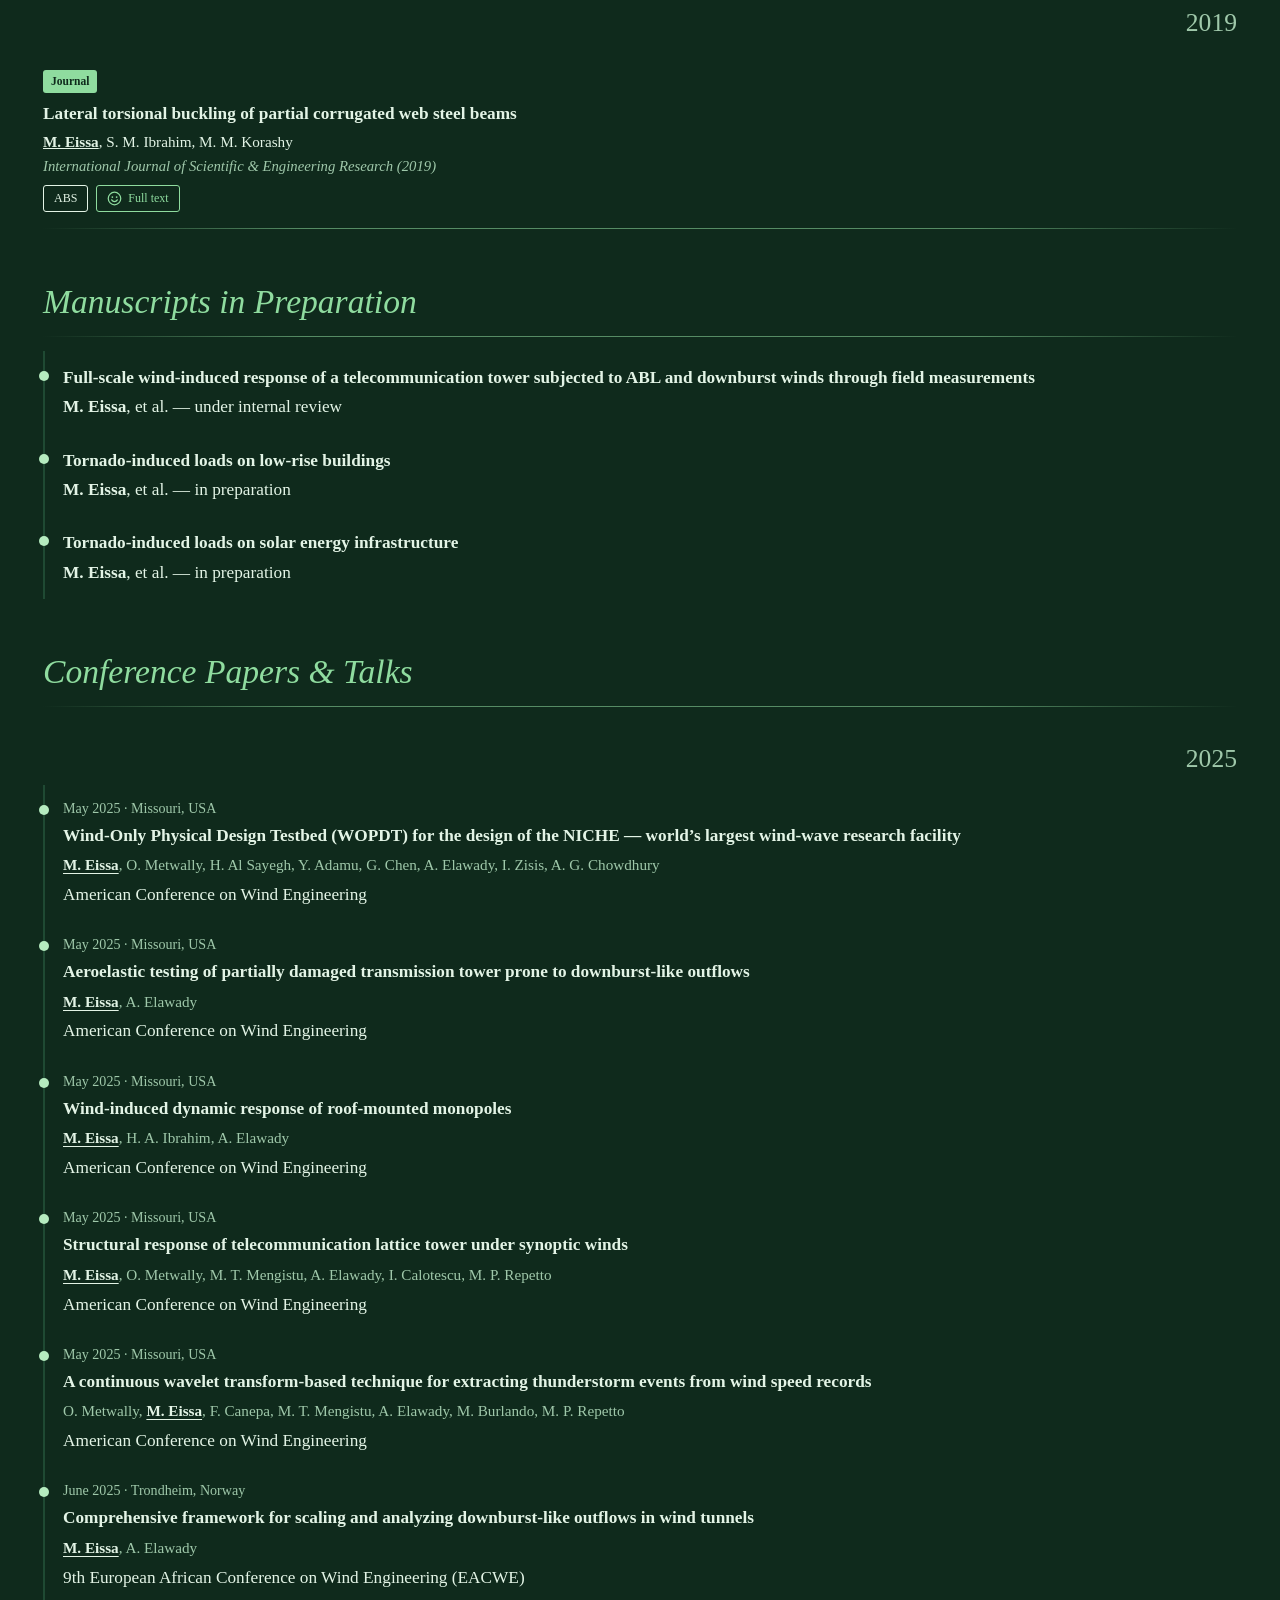
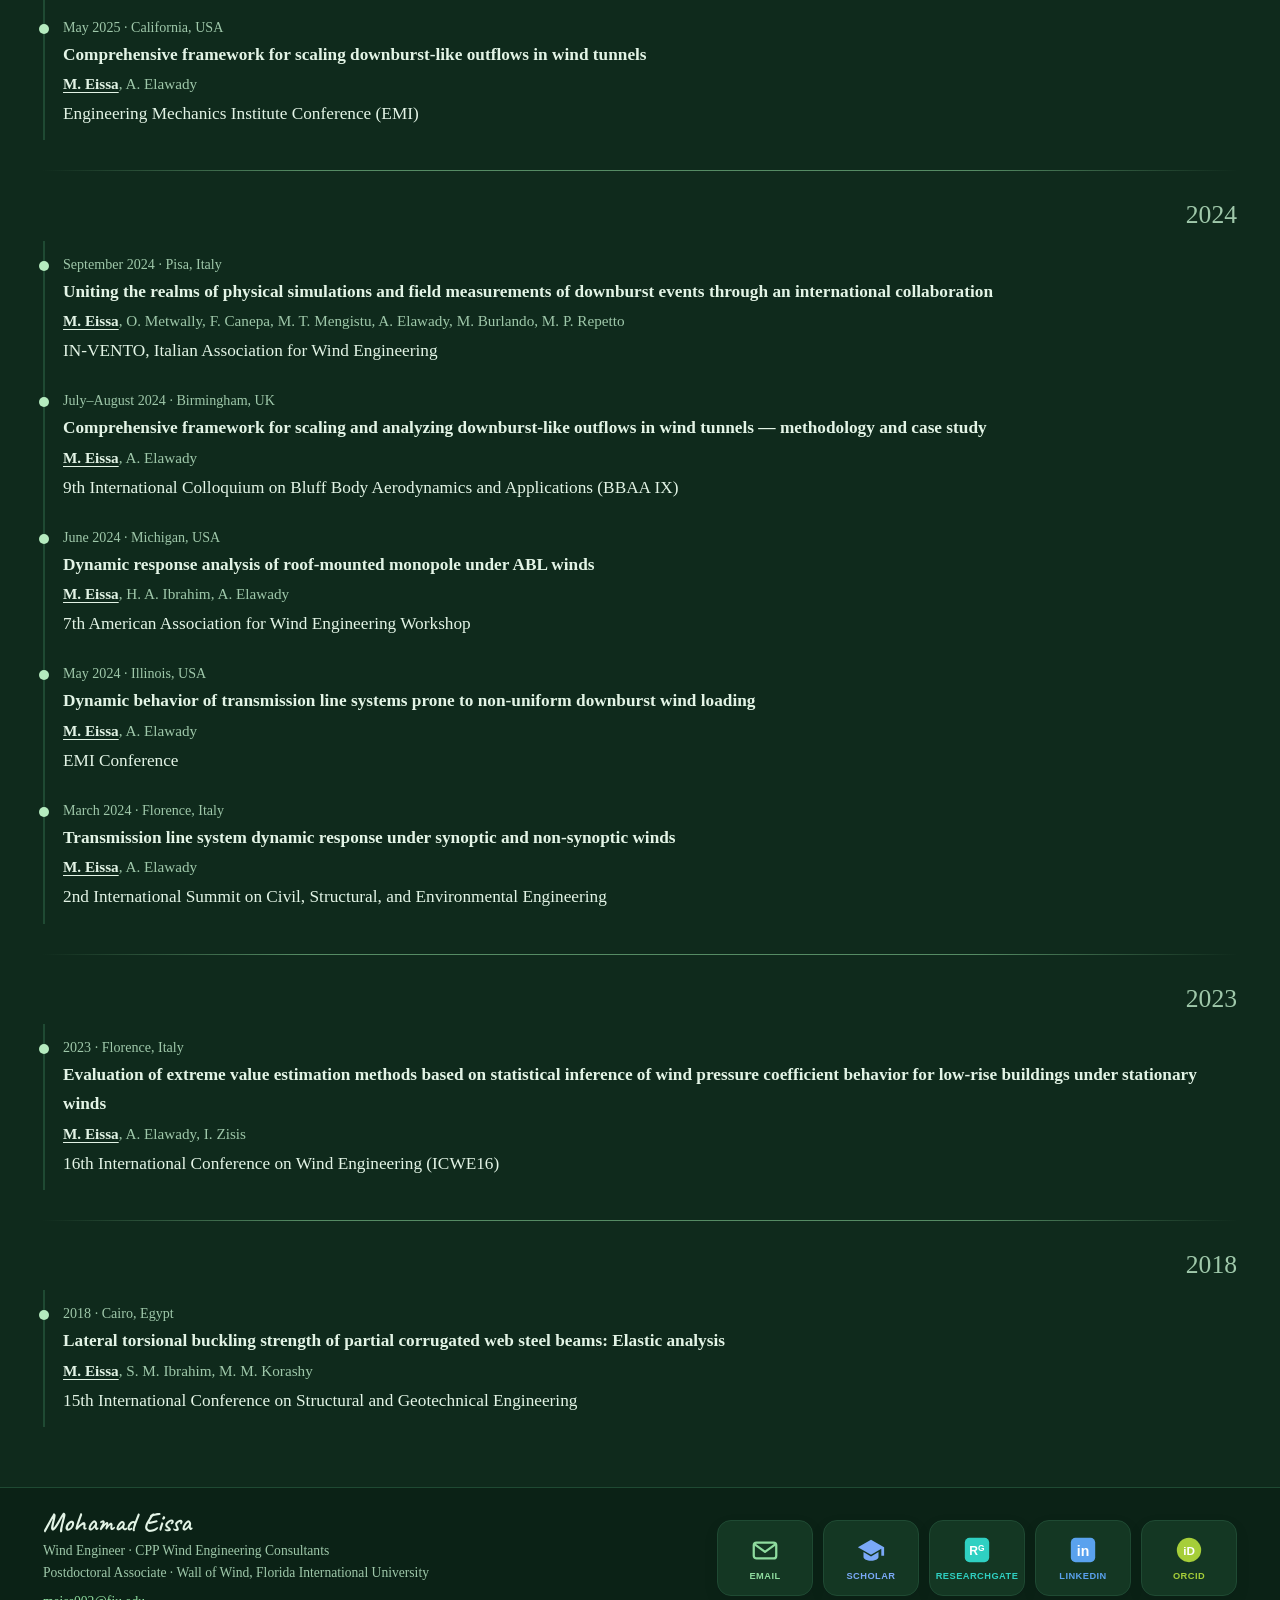
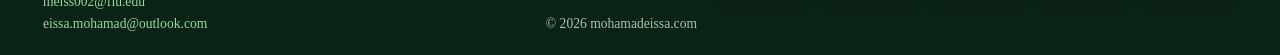
<file: publications.html>
<!DOCTYPE html>
<html lang="en"><head><meta charset="utf-8"><meta name="viewport" content="width=device-width,initial-scale=1">
<title>Publications | Mohamad Eissa</title>
<meta name="description" content="Publications by Mohamad (Mohamed) Eissa on extreme winds, downbursts, aeroelasticity, and fluid–structure interaction.">
<link rel="icon" type="image/svg+xml" href="assets/img/icon.svg"><link rel="icon" type="image/png" sizes="32x32" href="assets/img/favicon-32.png"><link rel="apple-touch-icon" href="assets/img/apple-touch-icon.png">

<link rel="stylesheet" href="assets/style.css"><link href="https://fonts.googleapis.com/css2?family=Fraunces:opsz,wght@9..144,700&family=Caveat:wght@600&display=swap" rel="stylesheet"><script src="assets/script.js"></script></head>
<body><header><div class="wrap nav"><a class="brand" href="index.html" aria-describedby="kcard"><svg class="logo" viewBox="0 0 112 64" aria-hidden="true"><defs><clipPath id="lgclip"><rect width="112" height="64" rx="15"/></clipPath></defs><rect width="112" height="64" rx="15" class="lg-bg"/><g clip-path="url(#lgclip)"><g fill="none" class="lg-fg" stroke-width="3" stroke-linecap="round" opacity=".75"><path class="lg-fl" d="M4 19C12 19 17 19 22 22"/><path class="lg-fl" d="M4 45C12 45 17 45 22 42"/><path class="lg-fl" d="M4 32H15"/></g><g fill="none" class="lg-fg" stroke-width="3.6" stroke-linecap="round"><g transform="translate(0,24)"><g class="lg-v" style="animation-delay:0s"><g class="lg-s"><path d="M-7 0a7 7 0 1 0 7-7a4.2 4.2 0 0 0-4.2 4.2a1.9 1.9 0 0 0 1.9 1.9"/></g></g></g><g transform="translate(0,24)"><g class="lg-v" style="animation-delay:-2s"><g class="lg-s"><path d="M-7 0a7 7 0 1 0 7-7a4.2 4.2 0 0 0-4.2 4.2a1.9 1.9 0 0 0 1.9 1.9"/></g></g></g><g transform="translate(0,24)"><g class="lg-v" style="animation-delay:-4s"><g class="lg-s"><path d="M-7 0a7 7 0 1 0 7-7a4.2 4.2 0 0 0-4.2 4.2a1.9 1.9 0 0 0 1.9 1.9"/></g></g></g><g transform="translate(0,40) scale(1,-1)"><g class="lg-v" style="animation-delay:-1s"><g class="lg-s"><path d="M-7 0a7 7 0 1 0 7-7a4.2 4.2 0 0 0-4.2 4.2a1.9 1.9 0 0 0 1.9 1.9"/></g></g></g><g transform="translate(0,40) scale(1,-1)"><g class="lg-v" style="animation-delay:-3s"><g class="lg-s"><path d="M-7 0a7 7 0 1 0 7-7a4.2 4.2 0 0 0-4.2 4.2a1.9 1.9 0 0 0 1.9 1.9"/></g></g></g><g transform="translate(0,40) scale(1,-1)"><g class="lg-v" style="animation-delay:-5s"><g class="lg-s"><path d="M-7 0a7 7 0 1 0 7-7a4.2 4.2 0 0 0-4.2 4.2a1.9 1.9 0 0 0 1.9 1.9"/></g></g></g></g><rect x="18" y="25" width="14" height="14" rx="1.4" class="lg-tw"/></g></svg><span class="sr-only">Mohamad Eissa · Home</span></a>
<div class="nav-right"><ul class="menu"><li><a href="index.html">Home</a></li><li><a href="bio.html">Bio</a></li><li><a href="identity.html">Identity</a></li><li><a href="research.html">Research</a></li><li><a href="publications.html" class=active>Publications</a></li><li><a href="circle.html">Circle</a></li><li><a href="highlights.html">Highlights &amp; News</a></li><li><a href="unfiltered.html">Unfiltered</a></li><li><a href="offtheclock.html">Off the Clock</a></li><li><a href="contact.html">Contact</a></li></ul>
<button class="btn-icon" id="theme-toggle" title="Toggle dark mode" aria-label="Toggle dark mode">☾</button>
<button class="btn-icon" id="menu-toggle" aria-label="Menu">☰</button></div></div></header>
<main class="wrap">
<h1>Publications</h1><p class="subtitle"><em>Journal articles, manuscripts in preparation, and conference papers, newest first. I publish as Mohamed Eissa. Full list on <a class="gust" href="https://scholar.google.com/citations?user=ByOGSA4AAAAJ" target="_blank" rel="noopener">Google Scholar</a>…</em></p>
<div class="year">2026</div>
<div class="pub"><div>
<span class="badge">Journal</span><div class="title">Time-frequency scaling framework for downburst-like outflows: Challenges, full-scale validation, and prospects</div><div class="authors"><b>M. Eissa</b>, A. Elawady</div><div class="venue">Journal of Wind Engineering and Industrial Aerodynamics, 279, 106624 (2026)</div>
<div class="links"><button data-abs>ABS</button><a href="https://doi.org/10.1016/j.jweia.2026.106624" target="_blank" rel="noopener">DOI</a><a class="ft" href="mailto:meiss002@fiu.edu?subject=Full-text%20request%3A%20Time-frequency%20scaling%20framework%20for%20downburst-like%20outflows%3A%20Challenges%2C%20full-scale%20validation%2C%20and%20prospects" data-tip="Need the full text? Ping me — I’ll respond ASAP 🙂" aria-label="Request the full text by email"><svg viewBox="0 0 24 24" aria-hidden="true"><circle cx="12" cy="12" r="10" fill="none" stroke="currentColor" stroke-width="2"/><circle cx="8.6" cy="9.6" r="1.4" fill="currentColor"/><circle cx="15.4" cy="9.6" r="1.4" fill="currentColor"/><path d="M7.5 14.2c1.1 1.8 2.7 2.7 4.5 2.7s3.4-.9 4.5-2.7" fill="none" stroke="currentColor" stroke-width="2" stroke-linecap="round"/></svg><span>Full text</span></a></div>
<div class="abstract">A scaling framework that enforces similarity in both the time and frequency domains, so that full-scale downburst events can be reproduced consistently across experimental facilities and numerical simulations. The framework draws on a library of more than 500 velocity time histories and is validated against full-scale field records.</div></div></div>
<div class="pub"><div>
<span class="badge">Journal</span><div class="title">Aeroelastic response of undamaged and partially damaged transmission towers subjected to downburst-like outflows</div><div class="authors"><b>M. Eissa</b>, K. J. Alawode, A. Elawady</div><div class="venue">Journal of Wind Engineering and Industrial Aerodynamics, 270, 106357 (2026)</div>
<div class="links"><button data-abs>ABS</button><a href="https://doi.org/10.1016/j.jweia.2026.106357" target="_blank" rel="noopener">DOI</a><a class="ft" href="mailto:meiss002@fiu.edu?subject=Full-text%20request%3A%20Aeroelastic%20response%20of%20undamaged%20and%20partially%20damaged%20transmission%20towers%20subjected%20to%20downburst-like%20outflows" data-tip="Need the full text? Ping me — I’ll respond ASAP 🙂" aria-label="Request the full text by email"><svg viewBox="0 0 24 24" aria-hidden="true"><circle cx="12" cy="12" r="10" fill="none" stroke="currentColor" stroke-width="2"/><circle cx="8.6" cy="9.6" r="1.4" fill="currentColor"/><circle cx="15.4" cy="9.6" r="1.4" fill="currentColor"/><path d="M7.5 14.2c1.1 1.8 2.7 2.7 4.5 2.7s3.4-.9 4.5-2.7" fill="none" stroke="currentColor" stroke-width="2" stroke-linecap="round"/></svg><span>Full text</span></a></div>
<div class="abstract">Power infrastructures encounter intensified weather-related events capable of causing widespread destruction and endangering the safety of residential communities in the USA and worldwide. This study investigates the wind-induced response of both damaged and undamaged transmission towers subjected to downburst-induced wind loads through experimental simulations conducted on 1:50 aeroelastic models at the Wall of Wind Experimental Facility. The structural damage, representing aging and exposure to successive extreme weather events, is introduced by removing specific members. Results indicate that structural damage increases the RMS acceleration responses by 86% in the along-wind direction and 74% in the across-wind direction, and that both towers exhibit non-quasi-static behavior under downburst wind loading.</div></div></div>
<div class="pub"><div>
<span class="badge">Journal</span><div class="title">PIV-based analysis of experimentally simulated downburst-like wall jet outflows in a large-scale experimental facility: Flow characterization and future perspectives</div><div class="authors"><b>M. Eissa</b>, A. Elawady, M. Burlando, M. P. Repetto</div><div class="venue">Probabilistic Engineering Mechanics, 85, 103956 (2026)</div>
<div class="links"><button data-abs>ABS</button><a href="https://doi.org/10.1016/j.probengmech.2026.103956" target="_blank" rel="noopener">DOI</a><a class="ft" href="mailto:meiss002@fiu.edu?subject=Full-text%20request%3A%20PIV-based%20analysis%20of%20experimentally%20simulated%20downburst-like%20wall%20jet%20outflows%20in%20a%20large-scale%20experimental%20facility%3A%20Flow%20characterization%20and%20future%20perspectives" data-tip="Need the full text? Ping me — I’ll respond ASAP 🙂" aria-label="Request the full text by email"><svg viewBox="0 0 24 24" aria-hidden="true"><circle cx="12" cy="12" r="10" fill="none" stroke="currentColor" stroke-width="2"/><circle cx="8.6" cy="9.6" r="1.4" fill="currentColor"/><circle cx="15.4" cy="9.6" r="1.4" fill="currentColor"/><path d="M7.5 14.2c1.1 1.8 2.7 2.7 4.5 2.7s3.4-.9 4.5-2.7" fill="none" stroke="currentColor" stroke-width="2" stroke-linecap="round"/></svg><span>Full text</span></a></div>
<div class="abstract">Three-dimensional Particle Image Velocimetry (3D-PIV) characterization of the downburst-like wall-jet outflow produced at the Wall of Wind, including the nose-shaped vertical profile, vertical wind component, flow angles, static pressure, and turbulence spectra. The study reframes downburst simulation around the flow parameters that critically influence wind loading and shows that the simulated flow falls within the ranges observed in the field and recommended in ASCE 49.</div></div></div>
<div class="year">2025</div>
<div class="pub"><div>
<span class="badge">Journal</span><div class="title">Performance of high-rise building façades under wind loading: A state-of-the-art review</div><div class="authors"><b>M. Eissa</b>, O. Metwally, K. J. Alawode, A. Elawady, G. Lori</div><div class="venue">Journal of Building Engineering, 113, 114072 (2025)</div>
<div class="links"><button data-abs>ABS</button><a href="https://doi.org/10.1016/j.jobe.2025.114072" target="_blank" rel="noopener">DOI</a><a class="ft" href="mailto:meiss002@fiu.edu?subject=Full-text%20request%3A%20Performance%20of%20high-rise%20building%20fa%C3%A7ades%20under%20wind%20loading%3A%20A%20state-of-the-art%20review" data-tip="Need the full text? Ping me — I’ll respond ASAP 🙂" aria-label="Request the full text by email"><svg viewBox="0 0 24 24" aria-hidden="true"><circle cx="12" cy="12" r="10" fill="none" stroke="currentColor" stroke-width="2"/><circle cx="8.6" cy="9.6" r="1.4" fill="currentColor"/><circle cx="15.4" cy="9.6" r="1.4" fill="currentColor"/><path d="M7.5 14.2c1.1 1.8 2.7 2.7 4.5 2.7s3.4-.9 4.5-2.7" fill="none" stroke="currentColor" stroke-width="2" stroke-linecap="round"/></svg><span>Full text</span></a></div>
<div class="abstract">A state-of-the-art review of how high-rise building façades perform under wind loading, covering the building envelope, where much of the damage and cost from extreme winds occurs.</div></div></div>
<div class="pub"><div>
<span class="badge">Journal</span><div class="title">Aeroelastic testing of monopole mounted on a high-rise building under atmospheric boundary layer wind</div><div class="authors"><b>M. Eissa</b>, H. A. Ibrahim, A. Elawady</div><div class="venue">Journal of Wind Engineering and Industrial Aerodynamics, 264, 106149 (2025)</div>
<div class="links"><button data-abs>ABS</button><a href="https://doi.org/10.1016/j.jweia.2025.106149" target="_blank" rel="noopener">DOI</a><a class="ft" href="mailto:meiss002@fiu.edu?subject=Full-text%20request%3A%20Aeroelastic%20testing%20of%20monopole%20mounted%20on%20a%20high-rise%20building%20under%20atmospheric%20boundary%20layer%20wind" data-tip="Need the full text? Ping me — I’ll respond ASAP 🙂" aria-label="Request the full text by email"><svg viewBox="0 0 24 24" aria-hidden="true"><circle cx="12" cy="12" r="10" fill="none" stroke="currentColor" stroke-width="2"/><circle cx="8.6" cy="9.6" r="1.4" fill="currentColor"/><circle cx="15.4" cy="9.6" r="1.4" fill="currentColor"/><path d="M7.5 14.2c1.1 1.8 2.7 2.7 4.5 2.7s3.4-.9 4.5-2.7" fill="none" stroke="currentColor" stroke-width="2" stroke-linecap="round"/></svg><span>Full text</span></a></div>
<div class="abstract">Aeroelastic wind tunnel tests showing that coupling with the across-wind vibration of a 166-m high-rise building can magnify the RMS across-wind forces at the tip of a roof-mounted monopole by up to 8.83 times, an effect current standards overlook.</div></div></div>
<div class="pub"><div>
<span class="badge">Journal</span><div class="title">Review of nondestructive testing (NDT) techniques for timber structures</div><div class="authors">Z. Azzi, H. Al Sayegh, O. Metwally, <b>M. Eissa</b></div><div class="venue">Infrastructures, 10(2), 28 (2025)</div>
<div class="links"><button data-abs>ABS</button><a href="https://doi.org/10.3390/infrastructures10020028" target="_blank" rel="noopener">DOI</a><a class="ft" href="mailto:meiss002@fiu.edu?subject=Full-text%20request%3A%20Review%20of%20nondestructive%20testing%20%28NDT%29%20techniques%20for%20timber%20structures" data-tip="Need the full text? Ping me — I’ll respond ASAP 🙂" aria-label="Request the full text by email"><svg viewBox="0 0 24 24" aria-hidden="true"><circle cx="12" cy="12" r="10" fill="none" stroke="currentColor" stroke-width="2"/><circle cx="8.6" cy="9.6" r="1.4" fill="currentColor"/><circle cx="15.4" cy="9.6" r="1.4" fill="currentColor"/><path d="M7.5 14.2c1.1 1.8 2.7 2.7 4.5 2.7s3.4-.9 4.5-2.7" fill="none" stroke="currentColor" stroke-width="2" stroke-linecap="round"/></svg><span>Full text</span></a></div>
<div class="abstract">A review of nondestructive testing techniques used to assess timber structures.</div></div></div>
<div class="year">2019</div>
<div class="pub"><div>
<span class="badge">Journal</span><div class="title">Lateral torsional buckling of partial corrugated web steel beams</div><div class="authors"><b>M. Eissa</b>, S. M. Ibrahim, M. M. Korashy</div><div class="venue">International Journal of Scientific &amp; Engineering Research (2019)</div>
<div class="links"><button data-abs>ABS</button><a class="ft" href="mailto:meiss002@fiu.edu?subject=Full-text%20request%3A%20Lateral%20torsional%20buckling%20of%20partial%20corrugated%20web%20steel%20beams" data-tip="Need the full text? Ping me — I’ll respond ASAP 🙂" aria-label="Request the full text by email"><svg viewBox="0 0 24 24" aria-hidden="true"><circle cx="12" cy="12" r="10" fill="none" stroke="currentColor" stroke-width="2"/><circle cx="8.6" cy="9.6" r="1.4" fill="currentColor"/><circle cx="15.4" cy="9.6" r="1.4" fill="currentColor"/><path d="M7.5 14.2c1.1 1.8 2.7 2.7 4.5 2.7s3.4-.9 4.5-2.7" fill="none" stroke="currentColor" stroke-width="2" stroke-linecap="round"/></svg><span>Full text</span></a></div>
<div class="abstract">Elastic lateral torsional buckling strength of steel beams with partially corrugated webs, from the author’s M.S. research at Ain Shams University.</div></div></div>
<h2 id="inprep">Manuscripts in Preparation</h2><ul class="timeline"><li><b>Full-scale wind-induced response of a telecommunication tower subjected to ABL and downburst winds through field measurements</b><br><b>M. Eissa</b>, et al. — under internal review</li><li><b>Tornado-induced loads on low-rise buildings</b><br><b>M. Eissa</b>, et al. — in preparation</li><li><b>Tornado-induced loads on solar energy infrastructure</b><br><b>M. Eissa</b>, et al. — in preparation</li></ul>
<h2 id="talks">Conference Papers &amp; Talks</h2>
<div class="year">2025</div>
<ul class="timeline"><li><div class="when">May 2025 · Missouri, USA</div><b>Wind-Only Physical Design Testbed (WOPDT) for the design of the NICHE — world’s largest wind-wave research facility</b><div class="authors"><b>M. Eissa</b>, O. Metwally, H. Al Sayegh, Y. Adamu, G. Chen, A. Elawady, I. Zisis, A. G. Chowdhury</div><span class="cvenue">American Conference on Wind Engineering</span></li><li><div class="when">May 2025 · Missouri, USA</div><b>Aeroelastic testing of partially damaged transmission tower prone to downburst-like outflows</b><div class="authors"><b>M. Eissa</b>, A. Elawady</div><span class="cvenue">American Conference on Wind Engineering</span></li><li><div class="when">May 2025 · Missouri, USA</div><b>Wind-induced dynamic response of roof-mounted monopoles</b><div class="authors"><b>M. Eissa</b>, H. A. Ibrahim, A. Elawady</div><span class="cvenue">American Conference on Wind Engineering</span></li><li><div class="when">May 2025 · Missouri, USA</div><b>Structural response of telecommunication lattice tower under synoptic winds</b><div class="authors"><b>M. Eissa</b>, O. Metwally, M. T. Mengistu, A. Elawady, I. Calotescu, M. P. Repetto</div><span class="cvenue">American Conference on Wind Engineering</span></li><li><div class="when">May 2025 · Missouri, USA</div><b>A continuous wavelet transform-based technique for extracting thunderstorm events from wind speed records</b><div class="authors">O. Metwally, <b>M. Eissa</b>, F. Canepa, M. T. Mengistu, A. Elawady, M. Burlando, M. P. Repetto</div><span class="cvenue">American Conference on Wind Engineering</span></li><li><div class="when">June 2025 · Trondheim, Norway</div><b>Comprehensive framework for scaling and analyzing downburst-like outflows in wind tunnels</b><div class="authors"><b>M. Eissa</b>, A. Elawady</div><span class="cvenue">9th European African Conference on Wind Engineering (EACWE)</span></li><li><div class="when">May 2025 · California, USA</div><b>Comprehensive framework for scaling downburst-like outflows in wind tunnels</b><div class="authors"><b>M. Eissa</b>, A. Elawady</div><span class="cvenue">Engineering Mechanics Institute Conference (EMI)</span></li></ul>
<div class="year">2024</div>
<ul class="timeline"><li><div class="when">September 2024 · Pisa, Italy</div><b>Uniting the realms of physical simulations and field measurements of downburst events through an international collaboration</b><div class="authors"><b>M. Eissa</b>, O. Metwally, F. Canepa, M. T. Mengistu, A. Elawady, M. Burlando, M. P. Repetto</div><span class="cvenue">IN-VENTO, Italian Association for Wind Engineering</span></li><li><div class="when">July–August 2024 · Birmingham, UK</div><b>Comprehensive framework for scaling and analyzing downburst-like outflows in wind tunnels — methodology and case study</b><div class="authors"><b>M. Eissa</b>, A. Elawady</div><span class="cvenue">9th International Colloquium on Bluff Body Aerodynamics and Applications (BBAA IX)</span></li><li><div class="when">June 2024 · Michigan, USA</div><b>Dynamic response analysis of roof-mounted monopole under ABL winds</b><div class="authors"><b>M. Eissa</b>, H. A. Ibrahim, A. Elawady</div><span class="cvenue">7th American Association for Wind Engineering Workshop</span></li><li><div class="when">May 2024 · Illinois, USA</div><b>Dynamic behavior of transmission line systems prone to non-uniform downburst wind loading</b><div class="authors"><b>M. Eissa</b>, A. Elawady</div><span class="cvenue">EMI Conference</span></li><li><div class="when">March 2024 · Florence, Italy</div><b>Transmission line system dynamic response under synoptic and non-synoptic winds</b><div class="authors"><b>M. Eissa</b>, A. Elawady</div><span class="cvenue">2nd International Summit on Civil, Structural, and Environmental Engineering</span></li></ul>
<div class="year">2023</div>
<ul class="timeline"><li><div class="when">2023 · Florence, Italy</div><b>Evaluation of extreme value estimation methods based on statistical inference of wind pressure coefficient behavior for low-rise buildings under stationary winds</b><div class="authors"><b>M. Eissa</b>, A. Elawady, I. Zisis</div><span class="cvenue">16th International Conference on Wind Engineering (ICWE16)</span></li></ul>
<div class="year">2018</div>
<ul class="timeline"><li><div class="when">2018 · Cairo, Egypt</div><b>Lateral torsional buckling strength of partial corrugated web steel beams: Elastic analysis</b><div class="authors"><b>M. Eissa</b>, S. M. Ibrahim, M. M. Korashy</div><span class="cvenue">15th International Conference on Structural and Geotechnical Engineering</span></li></ul>
</main>
<footer><div class="wrap foot"><div class="f-left"><span class="fname">Mohamad Eissa</span><br>Wind Engineer · CPP Wind Engineering Consultants<br>Postdoctoral Associate · Wall of Wind, Florida International University<div class="f-mail"><a href="mailto:meiss002@fiu.edu">meiss002@fiu.edu</a><br><a href="mailto:eissa.mohamad@outlook.com">eissa.mohamad@outlook.com</a></div></div><div class="f-mid"><div class="fsocial" aria-label="Social links"><a class="fs t-mail" href="mailto:meiss002@fiu.edu" title="Email" aria-label="Email"><svg viewBox="0 0 32 32"><rect x="4" y="8" width="24" height="17" rx="3" fill="none" stroke="currentColor" stroke-width="2.4"/><path d="M5 10l11 8 11-8" fill="none" stroke="currentColor" stroke-width="2.4" stroke-linejoin="round"/></svg><span>EMAIL</span></a><a class="fs t-gs" href="https://scholar.google.com/citations?user=ByOGSA4AAAAJ" title="Google Scholar" aria-label="Google Scholar" target="_blank" rel="noopener"><svg viewBox="0 0 32 32"><path d="M16 5L2 13l14 8 11-6.3V22h3v-9z" fill="currentColor"/><path d="M8 18.2v5.3c0 2.2 3.6 4 8 4s8-1.8 8-4v-5.3l-8 4.6z" fill="currentColor"/></svg><span>SCHOLAR</span></a><a class="fs t-rg" href="https://www.researchgate.net/profile/Mohamed-Eissa-43" title="ResearchGate" aria-label="ResearchGate" target="_blank" rel="noopener"><svg viewBox="0 0 32 32"><rect x="3" y="3" width="26" height="26" rx="5" fill="currentColor"/><text x="16" y="21.5" font-family="Arial,sans-serif" font-size="13" font-weight="700" text-anchor="middle" fill="#fff">R<tspan font-size="9" dy="-4">G</tspan></text></svg><span>RESEARCHGATE</span></a><a class="fs t-li" href="https://www.linkedin.com/in/muhammedeissaa/" title="LinkedIn" aria-label="LinkedIn" target="_blank" rel="noopener"><svg viewBox="0 0 32 32"><rect x="3" y="3" width="26" height="26" rx="5" fill="currentColor"/><text x="16" y="22.5" font-family="Arial,sans-serif" font-size="15" font-weight="700" text-anchor="middle" fill="#fff">in</text></svg><span>LINKEDIN</span></a><a class="fs t-orcid" href="https://orcid.org/0000-0001-7298-1184" title="ORCID" aria-label="ORCID" target="_blank" rel="noopener"><svg viewBox="0 0 32 32"><circle cx="16" cy="16" r="13" fill="currentColor"/><text x="16" y="21" font-family="Arial,sans-serif" font-size="12.5" font-weight="700" text-anchor="middle" fill="#fff">iD</text></svg><span>ORCID</span></a></div><div class="small">© <span id="year"></span> mohamadeissa.com</div></div><div class="f-right"></div></div></footer></body></html>
</file>
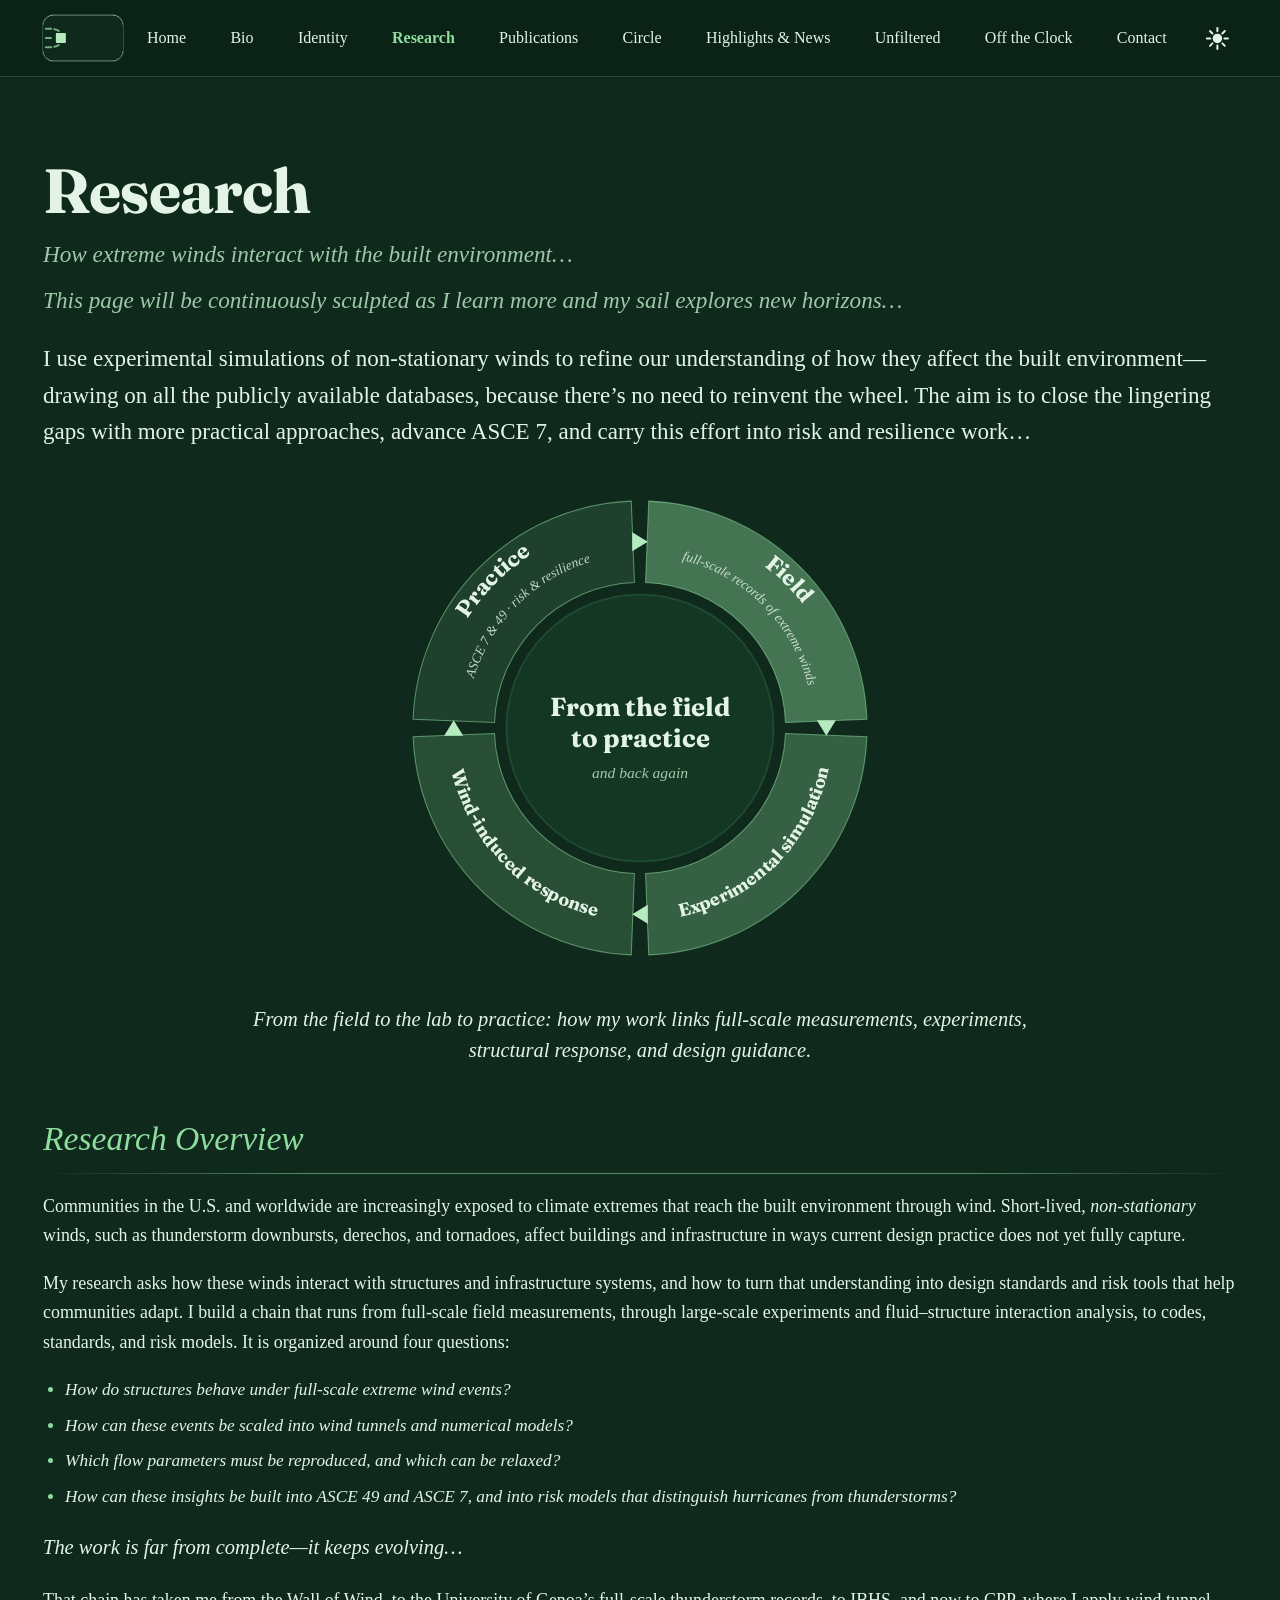
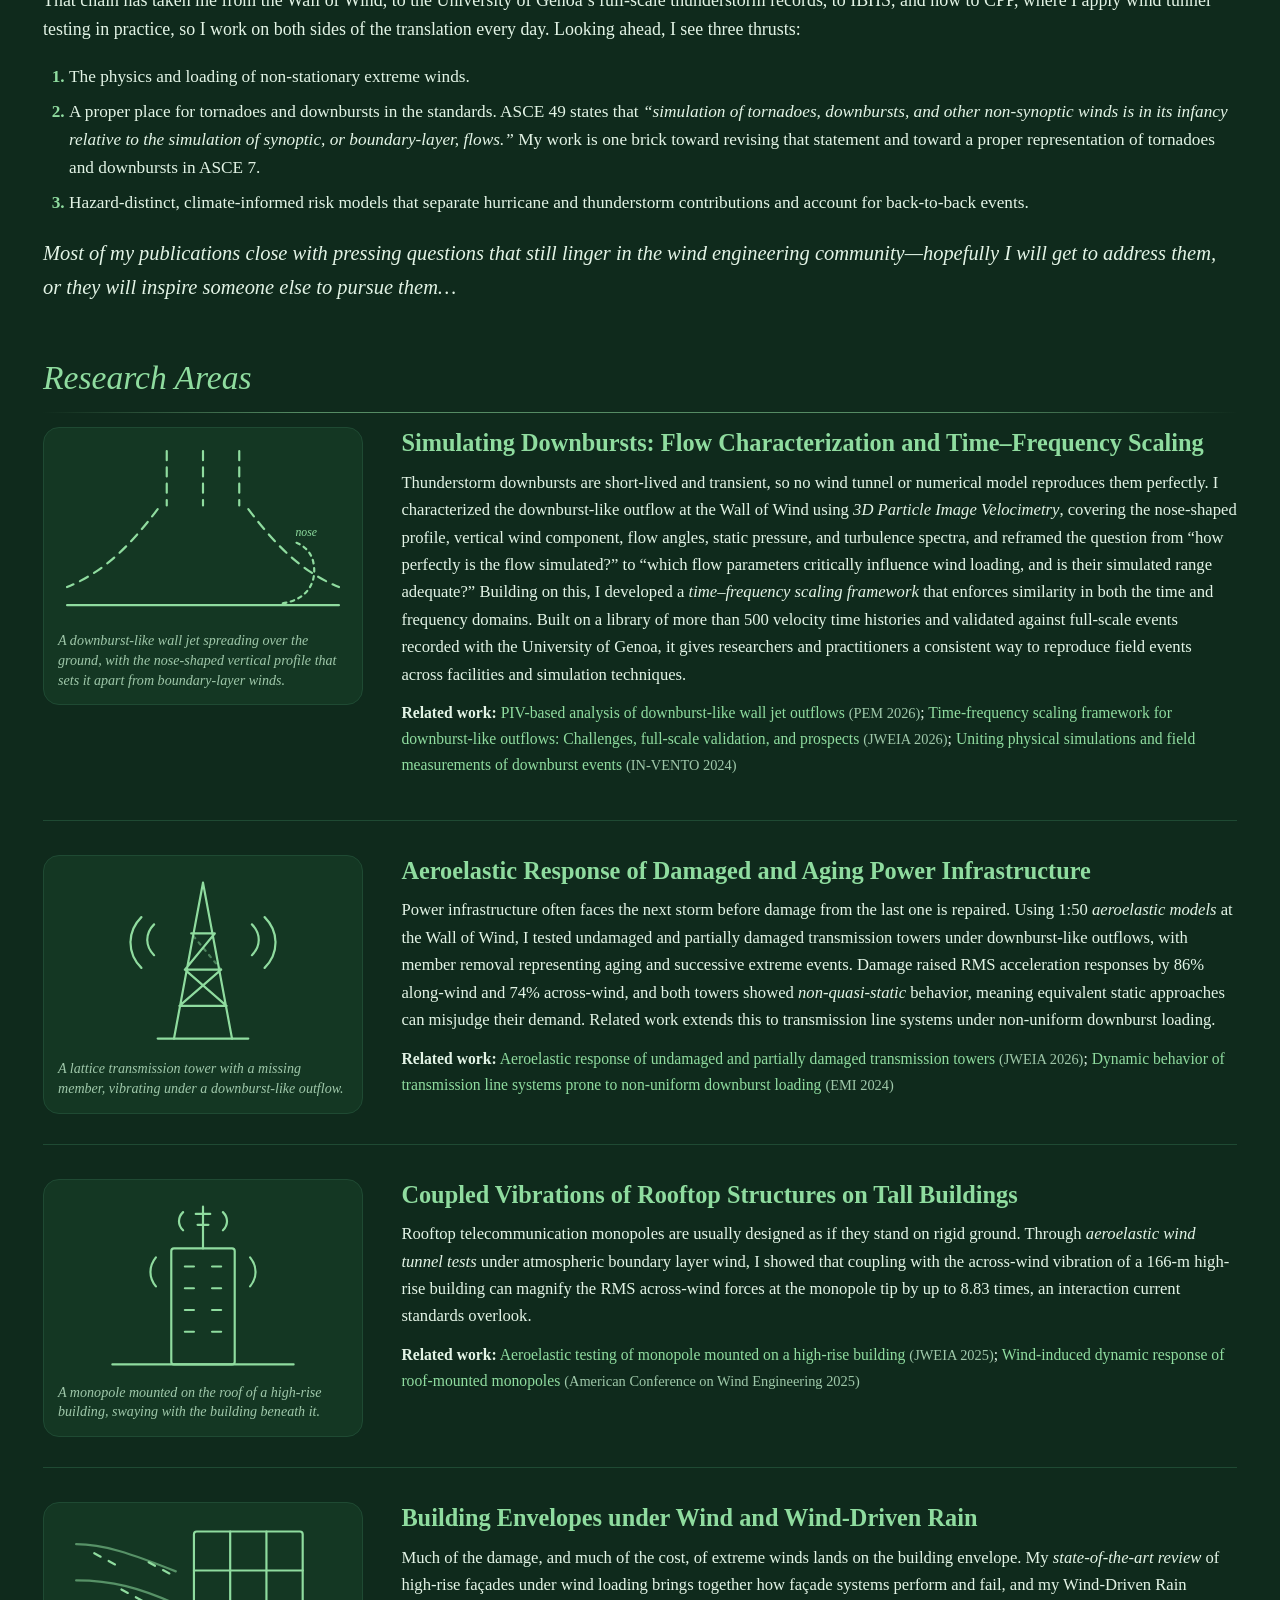
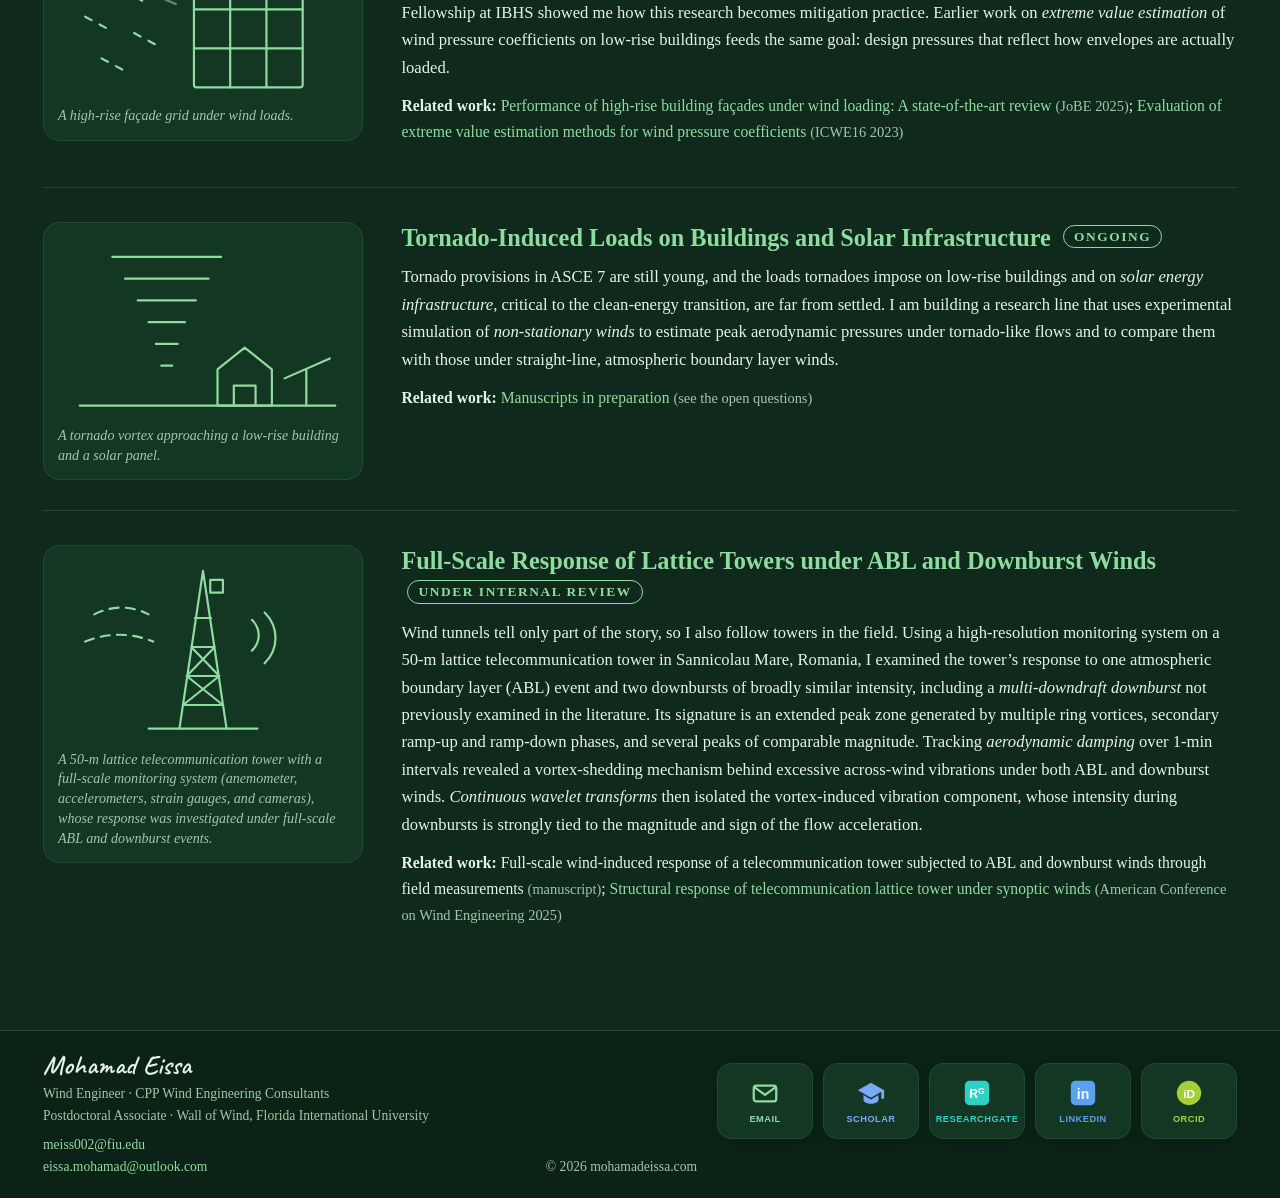
<file: research.html>
<!DOCTYPE html>
<html lang="en"><head><meta charset="utf-8"><meta name="viewport" content="width=device-width,initial-scale=1">
<title>Research | Mohamad Eissa</title>
<meta name="description" content="Research by Mohamad Eissa on non-stationary extreme winds, fluid–structure interaction, and infrastructure resilience.">
<link rel="icon" type="image/svg+xml" href="assets/img/icon.svg"><link rel="icon" type="image/png" sizes="32x32" href="assets/img/favicon-32.png"><link rel="apple-touch-icon" href="assets/img/apple-touch-icon.png">

<link rel="stylesheet" href="assets/style.css"><link href="https://fonts.googleapis.com/css2?family=Fraunces:opsz,wght@9..144,700&family=Caveat:wght@600&display=swap" rel="stylesheet"><script src="assets/script.js"></script></head>
<body><header><div class="wrap nav"><a class="brand" href="index.html" aria-describedby="kcard"><svg class="logo" viewBox="0 0 112 64" aria-hidden="true"><defs><clipPath id="lgclip"><rect width="112" height="64" rx="15"/></clipPath></defs><rect width="112" height="64" rx="15" class="lg-bg"/><g clip-path="url(#lgclip)"><g fill="none" class="lg-fg" stroke-width="3" stroke-linecap="round" opacity=".75"><path class="lg-fl" d="M4 19C12 19 17 19 22 22"/><path class="lg-fl" d="M4 45C12 45 17 45 22 42"/><path class="lg-fl" d="M4 32H15"/></g><g fill="none" class="lg-fg" stroke-width="3.6" stroke-linecap="round"><g transform="translate(0,24)"><g class="lg-v" style="animation-delay:0s"><g class="lg-s"><path d="M-7 0a7 7 0 1 0 7-7a4.2 4.2 0 0 0-4.2 4.2a1.9 1.9 0 0 0 1.9 1.9"/></g></g></g><g transform="translate(0,24)"><g class="lg-v" style="animation-delay:-2s"><g class="lg-s"><path d="M-7 0a7 7 0 1 0 7-7a4.2 4.2 0 0 0-4.2 4.2a1.9 1.9 0 0 0 1.9 1.9"/></g></g></g><g transform="translate(0,24)"><g class="lg-v" style="animation-delay:-4s"><g class="lg-s"><path d="M-7 0a7 7 0 1 0 7-7a4.2 4.2 0 0 0-4.2 4.2a1.9 1.9 0 0 0 1.9 1.9"/></g></g></g><g transform="translate(0,40) scale(1,-1)"><g class="lg-v" style="animation-delay:-1s"><g class="lg-s"><path d="M-7 0a7 7 0 1 0 7-7a4.2 4.2 0 0 0-4.2 4.2a1.9 1.9 0 0 0 1.9 1.9"/></g></g></g><g transform="translate(0,40) scale(1,-1)"><g class="lg-v" style="animation-delay:-3s"><g class="lg-s"><path d="M-7 0a7 7 0 1 0 7-7a4.2 4.2 0 0 0-4.2 4.2a1.9 1.9 0 0 0 1.9 1.9"/></g></g></g><g transform="translate(0,40) scale(1,-1)"><g class="lg-v" style="animation-delay:-5s"><g class="lg-s"><path d="M-7 0a7 7 0 1 0 7-7a4.2 4.2 0 0 0-4.2 4.2a1.9 1.9 0 0 0 1.9 1.9"/></g></g></g></g><rect x="18" y="25" width="14" height="14" rx="1.4" class="lg-tw"/></g></svg><span class="sr-only">Mohamad Eissa · Home</span></a>
<div class="nav-right"><ul class="menu"><li><a href="index.html">Home</a></li><li><a href="bio.html">Bio</a></li><li><a href="identity.html">Identity</a></li><li><a href="research.html" class=active>Research</a></li><li><a href="publications.html">Publications</a></li><li><a href="circle.html">Circle</a></li><li><a href="highlights.html">Highlights &amp; News</a></li><li><a href="unfiltered.html">Unfiltered</a></li><li><a href="offtheclock.html">Off the Clock</a></li><li><a href="contact.html">Contact</a></li></ul>
<button class="btn-icon" id="theme-toggle" title="Toggle dark mode" aria-label="Toggle dark mode">☾</button>
<button class="btn-icon" id="menu-toggle" aria-label="Menu">☰</button></div></div></header>
<main class="wrap">
<h1>Research</h1><p class="subtitle"><em>How extreme winds interact with the built environment…</em></p>
<p class="subtitle r-sail"><em>This page will be continuously sculpted as I learn more and my sail explores new horizons…</em></p>
<p class="r-mission">I use experimental simulations of non-stationary winds to refine our understanding of how they affect the built environment—drawing on all the publicly available databases, because there’s no need to reinvent the wheel. The aim is to close the lingering gaps with more practical approaches, advance ASCE 7, and carry this effort into risk and resilience work…</p>
<figure class="rfig rwheel-fig"><svg class="rwheel" viewBox="0 0 600 600" role="img" aria-label="Research wheel: field measurements, experimental simulation, wind-induced response, and practice, in a continuous cycle"><defs><path id="wt0" d="M316.5 64.6A236 236 0 0 1 535.4 283.5"/><path id="ws0" d="M314.0 100.5A200 200 0 0 1 499.5 286.0"/><path id="wt1" d="M315.6 522.5A223.0 223.0 0 0 0 522.5 315.6"/><path id="wt2" d="M77.5 315.6A223.0 223.0 0 0 0 284.4 522.5"/><path id="wt3" d="M64.6 283.5A236 236 0 0 1 283.5 64.6"/><path id="ws3" d="M100.5 286.0A200 200 0 0 1 286.0 100.5"/></defs><path class="seg s0" d="M310.1 38.2A262 262 0 0 1 561.8 289.9L467.9 293.6A168 168 0 0 0 306.4 132.1Z" style="--o:0.42"/><text class="wt"><textPath href="#wt0" startOffset="50%" text-anchor="middle">Field</textPath></text><text class="ws"><textPath href="#ws0" startOffset="50%" text-anchor="middle">full-scale records of extreme winds</textPath></text><path class="seg s1" d="M561.8 310.1A262 262 0 0 1 310.1 561.8L306.4 467.9A168 168 0 0 0 467.9 306.4Z" style="--o:0.3"/><text class="wt sm"><textPath href="#wt1" startOffset="50%" text-anchor="middle">Experimental simulation</textPath></text><path class="seg s2" d="M289.9 561.8A262 262 0 0 1 38.2 310.1L132.1 306.4A168 168 0 0 0 293.6 467.9Z" style="--o:0.2"/><text class="wt sm"><textPath href="#wt2" startOffset="50%" text-anchor="middle">Wind-induced response</textPath></text><path class="seg s3" d="M38.2 289.9A262 262 0 0 1 289.9 38.2L293.6 132.1A168 168 0 0 0 132.1 293.6Z" style="--o:0.12"/><text class="wt"><textPath href="#wt3" startOffset="50%" text-anchor="middle">Practice</textPath></text><text class="ws"><textPath href="#ws3" startOffset="50%" text-anchor="middle">ASCE 7 &amp; 49 · risk &amp; resilience</textPath></text><g class="warr" transform="translate(300.0 85.0) rotate(0)"><path d="M-9 -11L9 0L-9 11z"/></g><g class="warr" transform="translate(515.0 300.0) rotate(90)"><path d="M-9 -11L9 0L-9 11z"/></g><g class="warr" transform="translate(300.0 515.0) rotate(180)"><path d="M-9 -11L9 0L-9 11z"/></g><g class="warr" transform="translate(85.0 300.0) rotate(270)"><path d="M-9 -11L9 0L-9 11z"/></g><circle class="wc" cx="300" cy="300" r="154"/><text class="wct" x="300" y="286" text-anchor="middle">From the field</text><text class="wct" x="300" y="322" text-anchor="middle">to practice</text><text class="wcs" x="300" y="358" text-anchor="middle">and back again</text></svg><figcaption><em>From the field to the lab to practice: how my work links full-scale measurements, experiments, structural response, and design guidance.</em></figcaption></figure>
<h2 id="overview">Research Overview</h2>
<div class="r-overview">
<p>Communities in the U.S. and worldwide are increasingly exposed to climate extremes that reach the built environment through wind. Short-lived, <i>non-stationary</i> winds, such as thunderstorm downbursts, derechos, and tornadoes, affect buildings and infrastructure in ways current design practice does not yet fully capture.</p>
<p>My research asks how these winds interact with structures and infrastructure systems, and how to turn that understanding into design standards and risk tools that help communities adapt. I build a chain that runs from full-scale field measurements, through large-scale experiments and fluid–structure interaction analysis, to codes, standards, and risk models. It is organized around four questions:</p>
<ul class="r-qs">
<li>How do structures behave under full-scale extreme wind events?</li>
<li>How can these events be scaled into wind tunnels and numerical models?</li>
<li>Which flow parameters must be reproduced, and which can be relaxed?</li>
<li>How can these insights be built into ASCE 49 and ASCE 7, and into risk models that distinguish hurricanes from thunderstorms?</li>
</ul>
<p class="r-aside"><em>The work is far from complete—it keeps evolving…</em></p>
<p>That chain has taken me from the Wall of Wind, to the University of Genoa’s full-scale thunderstorm records, to IBHS, and now to CPP, where I apply wind tunnel testing in practice, so I work on both sides of the translation every day. Looking ahead, I see three thrusts:</p>
<ol class="r-thrusts">
<li>The physics and loading of non-stationary extreme winds.</li>
<li>A proper place for tornadoes and downbursts in the standards. ASCE 49 states that <em>“simulation of tornadoes, downbursts, and other non-synoptic winds is in its infancy relative to the simulation of synoptic, or boundary-layer, flows.”</em> My work is one brick toward revising that statement and toward a proper representation of tornadoes and downbursts in ASCE 7.</li>
<li>Hazard-distinct, climate-informed risk models that separate hurricane and thunderstorm contributions and account for back-to-back events.</li>
</ol>
<p class="r-aside"><em>Most of my publications close with pressing questions that still linger in the wind engineering community—hopefully I will get to address them, or they will inspire someone else to pursue them…</em></p>
</div>
<h2 id="areas">Research Areas</h2><div class="r-areas">
<article class="ra"><figure class="ra-fig"><svg viewBox="0 0 320 200" aria-hidden="true"><path d="M120 10v60M160 10v60M200 10v60" fill="none" stroke="currentColor" stroke-width="2.4" stroke-linecap="round" stroke-linejoin="round" class="ra-flow"/><path d="M110 74c-30 40-60 70-100 86M210 74c30 40 60 70 100 86" fill="none" stroke="currentColor" stroke-width="2.4" stroke-linecap="round" stroke-linejoin="round" class="ra-flow"/><path d="M10 180h300" fill="none" stroke="currentColor" stroke-width="2.4" stroke-linecap="round" stroke-linejoin="round"/><path d="M248 178c26-4 38-22 34-44-2-12-10-20-22-24" fill="none" stroke="currentColor" stroke-width="2.4" stroke-linecap="round" stroke-linejoin="round" stroke-dasharray="4 5"/><text x="262" y="104" font-size="13" fill="currentColor" font-style="italic">nose</text></svg><figcaption>A downburst-like wall jet spreading over the ground, with the nose-shaped vertical profile that sets it apart from boundary-layer winds.</figcaption></figure><div class="ra-body"><h3>Simulating Downbursts: Flow Characterization and Time–Frequency Scaling</h3><p>Thunderstorm downbursts are short-lived and transient, so no wind tunnel or numerical model reproduces them perfectly. I characterized the downburst-like outflow at the Wall of Wind using <i>3D Particle Image Velocimetry</i>, covering the nose-shaped profile, vertical wind component, flow angles, static pressure, and turbulence spectra, and reframed the question from “how perfectly is the flow simulated?” to “which flow parameters critically influence wind loading, and is their simulated range adequate?” Building on this, I developed a <i>time–frequency scaling framework</i> that enforces similarity in both the time and frequency domains. Built on a library of more than 500 velocity time histories and validated against full-scale events recorded with the University of Genoa, it gives researchers and practitioners a consistent way to reproduce field events across facilities and simulation techniques.</p><p class="ra-rel"><b>Related work:</b> <a class="gust" href="https://doi.org/10.1016/j.probengmech.2026.103956" target="_blank" rel="noopener">PIV-based analysis of downburst-like wall jet outflows</a> <span class="ra-venue">(PEM 2026)</span>; <a class="gust" href="https://doi.org/10.1016/j.jweia.2026.106624" target="_blank" rel="noopener">Time-frequency scaling framework for downburst-like outflows: Challenges, full-scale validation, and prospects</a> <span class="ra-venue">(JWEIA 2026)</span>; <a class="gust" href="publications.html">Uniting physical simulations and field measurements of downburst events</a> <span class="ra-venue">(IN-VENTO 2024)</span></p></div></article>
<article class="ra"><figure class="ra-fig"><svg viewBox="0 0 320 200" aria-hidden="true"><path d="M160 14L128 186M160 14l32 172M134 150h52M140 110h40M147 70h26M134 150l46-40M186 150l-46-40M140 110l33-40" fill="none" stroke="currentColor" stroke-width="2.4" stroke-linecap="round" stroke-linejoin="round"/><path d="M180 110l-33-40" fill="none" stroke="currentColor" stroke-width="2.4" stroke-linecap="round" stroke-linejoin="round" stroke-dasharray="3 6" opacity=".45"/><path d="M106 60c-10 10-10 24 0 34M92 52c-16 16-16 40 0 56M214 60c10 10 10 24 0 34M228 52c16 16 16 40 0 56" fill="none" stroke="currentColor" stroke-width="2.4" stroke-linecap="round" stroke-linejoin="round" class="ra-vib"/><path d="M110 186h100" fill="none" stroke="currentColor" stroke-width="2.4" stroke-linecap="round" stroke-linejoin="round"/></svg><figcaption>A lattice transmission tower with a missing member, vibrating under a downburst-like outflow.</figcaption></figure><div class="ra-body"><h3>Aeroelastic Response of Damaged and Aging Power Infrastructure</h3><p>Power infrastructure often faces the next storm before damage from the last one is repaired. Using 1:50 <i>aeroelastic models</i> at the Wall of Wind, I tested undamaged and partially damaged transmission towers under downburst-like outflows, with member removal representing aging and successive extreme events. Damage raised RMS acceleration responses by 86% along-wind and 74% across-wind, and both towers showed <i>non-quasi-static</i> behavior, meaning equivalent static approaches can misjudge their demand. Related work extends this to transmission line systems under non-uniform downburst loading.</p><p class="ra-rel"><b>Related work:</b> <a class="gust" href="https://doi.org/10.1016/j.jweia.2026.106357" target="_blank" rel="noopener">Aeroelastic response of undamaged and partially damaged transmission towers</a> <span class="ra-venue">(JWEIA 2026)</span>; <a class="gust" href="publications.html">Dynamic behavior of transmission line systems prone to non-uniform downburst loading</a> <span class="ra-venue">(EMI 2024)</span></p></div></article>
<article class="ra"><figure class="ra-fig"><svg viewBox="0 0 320 200" aria-hidden="true"><rect x="125" y="60" width="70" height="128" rx="3" fill="none" stroke="currentColor" stroke-width="2.4" stroke-linecap="round" stroke-linejoin="round"/><path d="M140 80h10M170 80h10M140 104h10M170 104h10M140 128h10M170 128h10M140 152h10M170 152h10" fill="none" stroke="currentColor" stroke-width="2.4" stroke-linecap="round" stroke-linejoin="round"/><path d="M160 60V14" fill="none" stroke="currentColor" stroke-width="2.4" stroke-linecap="round" stroke-linejoin="round" stroke-width="4"/><path d="M152 22h16M154 34h12" fill="none" stroke="currentColor" stroke-width="2.4" stroke-linecap="round" stroke-linejoin="round"/><path d="M108 70c-8 10-8 22 0 32M212 70c8 10 8 22 0 32M182 20c6 6 6 14 0 20M138 20c-6 6-6 14 0 20" fill="none" stroke="currentColor" stroke-width="2.4" stroke-linecap="round" stroke-linejoin="round" class="ra-vib"/><path d="M60 188h200" fill="none" stroke="currentColor" stroke-width="2.4" stroke-linecap="round" stroke-linejoin="round"/></svg><figcaption>A monopole mounted on the roof of a high-rise building, swaying with the building beneath it.</figcaption></figure><div class="ra-body"><h3>Coupled Vibrations of Rooftop Structures on Tall Buildings</h3><p>Rooftop telecommunication monopoles are usually designed as if they stand on rigid ground. Through <i>aeroelastic wind tunnel tests</i> under atmospheric boundary layer wind, I showed that coupling with the across-wind vibration of a 166-m high-rise building can magnify the RMS across-wind forces at the monopole tip by up to 8.83 times, an interaction current standards overlook.</p><p class="ra-rel"><b>Related work:</b> <a class="gust" href="https://doi.org/10.1016/j.jweia.2025.106149" target="_blank" rel="noopener">Aeroelastic testing of monopole mounted on a high-rise building</a> <span class="ra-venue">(JWEIA 2025)</span>; <a class="gust" href="publications.html">Wind-induced dynamic response of roof-mounted monopoles</a> <span class="ra-venue">(American Conference on Wind Engineering 2025)</span></p></div></article>
<article class="ra"><figure class="ra-fig"><svg viewBox="0 0 320 200" aria-hidden="true"><rect x="150" y="16" width="120" height="172" rx="3" fill="none" stroke="currentColor" stroke-width="2.4" stroke-linecap="round" stroke-linejoin="round"/><path d="M190 16v172M230 16v172M150 59h120M150 102h120M150 145h120" fill="none" stroke="currentColor" stroke-width="2.4" stroke-linecap="round" stroke-linejoin="round"/><path d="M40 40l26 14M70 80l26 14M30 110l26 14M84 128l26 14M48 156l26 14M100 50l26 14" fill="none" stroke="currentColor" stroke-width="2.4" stroke-linecap="round" stroke-linejoin="round" class="ra-rain"/><path d="M20 30c30 0 60 10 110 30M20 70c40 0 70 8 110 26" fill="none" stroke="currentColor" stroke-width="2.4" stroke-linecap="round" stroke-linejoin="round" opacity=".55"/></svg><figcaption>A high-rise façade grid under wind loads.</figcaption></figure><div class="ra-body"><h3>Building Envelopes under Wind and Wind-Driven Rain</h3><p>Much of the damage, and much of the cost, of extreme winds lands on the building envelope. My <i>state-of-the-art review</i> of high-rise façades under wind loading brings together how façade systems perform and fail, and my Wind-Driven Rain Fellowship at IBHS showed me how this research becomes mitigation practice. Earlier work on <i>extreme value estimation</i> of wind pressure coefficients on low-rise buildings feeds the same goal: design pressures that reflect how envelopes are actually loaded.</p><p class="ra-rel"><b>Related work:</b> <a class="gust" href="https://doi.org/10.1016/j.jobe.2025.114072" target="_blank" rel="noopener">Performance of high-rise building façades under wind loading: A state-of-the-art review</a> <span class="ra-venue">(JoBE 2025)</span>; <a class="gust" href="publications.html">Evaluation of extreme value estimation methods for wind pressure coefficients</a> <span class="ra-venue">(ICWE16 2023)</span></p></div></article>
<article class="ra"><figure class="ra-fig"><svg viewBox="0 0 320 200" aria-hidden="true"><g class="ra-spin"><path d="M60 22h120M74 46h92M88 70h64M100 94h40M108 118h24M114 142h12" fill="none" stroke="currentColor" stroke-width="2.4" stroke-linecap="round" stroke-linejoin="round"/></g><path d="M176 186v-40l30-24 30 24v40z" fill="none" stroke="currentColor" stroke-width="2.4" stroke-linecap="round" stroke-linejoin="round"/><path d="M194 186v-22h24v22" fill="none" stroke="currentColor" stroke-width="2.4" stroke-linecap="round" stroke-linejoin="round"/><path d="M24 186h282" fill="none" stroke="currentColor" stroke-width="2.4" stroke-linecap="round" stroke-linejoin="round"/><path d="M250 156l50-22M274 146v40" fill="none" stroke="currentColor" stroke-width="2.4" stroke-linecap="round" stroke-linejoin="round"/></svg><figcaption>A tornado vortex approaching a low-rise building and a solar panel.</figcaption></figure><div class="ra-body"><h3>Tornado-Induced Loads on Buildings and Solar Infrastructure <span class="ra-tag">ongoing</span></h3><p>Tornado provisions in ASCE 7 are still young, and the loads tornadoes impose on low-rise buildings and on <i>solar energy infrastructure</i>, critical to the clean-energy transition, are far from settled. I am building a research line that uses experimental simulation of <i>non-stationary winds</i> to estimate peak aerodynamic pressures under tornado-like flows and to compare them with those under straight-line, atmospheric boundary layer winds.</p><p class="ra-rel"><b>Related work:</b> <a class="gust" href="collaborate.html">Manuscripts in preparation</a> <span class="ra-venue">(see the open questions)</span></p></div></article>
<article class="ra" id="lattice-towers"><figure class="ra-fig"><svg viewBox="0 0 320 200" aria-hidden="true"><path d="M160 12L134 186M160 12l26 174M138 160h44M142 128h36M147 96h26M151 64h18M138 160l40-32M182 160l-40-32M142 128l31-32M178 128l-31-32" fill="none" stroke="currentColor" stroke-width="2.4" stroke-linecap="round" stroke-linejoin="round"/><path d="M168 22h14v14h-14z" fill="none" stroke="currentColor" stroke-width="2.4" stroke-linecap="round" stroke-linejoin="round"/><path d="M40 60c20-10 40-10 60 0M30 90c25-10 50-10 75 0" fill="none" stroke="currentColor" stroke-width="2.4" stroke-linecap="round" stroke-linejoin="round" class="ra-flow"/><path d="M214 66c10 10 10 24 0 34M228 58c16 16 16 40 0 56" fill="none" stroke="currentColor" stroke-width="2.4" stroke-linecap="round" stroke-linejoin="round" class="ra-vib"/><path d="M100 186h120" fill="none" stroke="currentColor" stroke-width="2.4" stroke-linecap="round" stroke-linejoin="round"/></svg><figcaption>A 50-m lattice telecommunication tower with a full-scale monitoring system (anemometer, accelerometers, strain gauges, and cameras), whose response was investigated under full-scale ABL and downburst events.</figcaption></figure><div class="ra-body"><h3>Full-Scale Response of Lattice Towers under ABL and Downburst Winds <span class="ra-tag">under internal review</span></h3><p>Wind tunnels tell only part of the story, so I also follow towers in the field. Using a high-resolution monitoring system on a 50-m lattice telecommunication tower in Sannicolau Mare, Romania, I examined the tower’s response to one atmospheric boundary layer (ABL) event and two downbursts of broadly similar intensity, including a <i>multi-downdraft downburst</i> not previously examined in the literature. Its signature is an extended peak zone generated by multiple ring vortices, secondary ramp-up and ramp-down phases, and several peaks of comparable magnitude. Tracking <i>aerodynamic damping</i> over 1-min intervals revealed a vortex-shedding mechanism behind excessive across-wind vibrations under both ABL and downburst winds. <i>Continuous wavelet transforms</i> then isolated the vortex-induced vibration component, whose intensity during downbursts is strongly tied to the magnitude and sign of the flow acceleration.</p><p class="ra-rel"><b>Related work:</b> <span class="ra-ms">Full-scale wind-induced response of a telecommunication tower subjected to ABL and downburst winds through field measurements</span> <span class="ra-venue">(manuscript)</span>; <a class="gust" href="publications.html">Structural response of telecommunication lattice tower under synoptic winds</a> <span class="ra-venue">(American Conference on Wind Engineering 2025)</span></p></div></article>
</div>
</main>
<footer><div class="wrap foot"><div class="f-left"><span class="fname">Mohamad Eissa</span><br>Wind Engineer · CPP Wind Engineering Consultants<br>Postdoctoral Associate · Wall of Wind, Florida International University<div class="f-mail"><a href="mailto:meiss002@fiu.edu">meiss002@fiu.edu</a><br><a href="mailto:eissa.mohamad@outlook.com">eissa.mohamad@outlook.com</a></div></div><div class="f-mid"><div class="fsocial" aria-label="Social links"><a class="fs t-mail" href="mailto:meiss002@fiu.edu" title="Email" aria-label="Email"><svg viewBox="0 0 32 32"><rect x="4" y="8" width="24" height="17" rx="3" fill="none" stroke="currentColor" stroke-width="2.4"/><path d="M5 10l11 8 11-8" fill="none" stroke="currentColor" stroke-width="2.4" stroke-linejoin="round"/></svg><span>EMAIL</span></a><a class="fs t-gs" href="https://scholar.google.com/citations?user=ByOGSA4AAAAJ" title="Google Scholar" aria-label="Google Scholar" target="_blank" rel="noopener"><svg viewBox="0 0 32 32"><path d="M16 5L2 13l14 8 11-6.3V22h3v-9z" fill="currentColor"/><path d="M8 18.2v5.3c0 2.2 3.6 4 8 4s8-1.8 8-4v-5.3l-8 4.6z" fill="currentColor"/></svg><span>SCHOLAR</span></a><a class="fs t-rg" href="https://www.researchgate.net/profile/Mohamed-Eissa-43" title="ResearchGate" aria-label="ResearchGate" target="_blank" rel="noopener"><svg viewBox="0 0 32 32"><rect x="3" y="3" width="26" height="26" rx="5" fill="currentColor"/><text x="16" y="21.5" font-family="Arial,sans-serif" font-size="13" font-weight="700" text-anchor="middle" fill="#fff">R<tspan font-size="9" dy="-4">G</tspan></text></svg><span>RESEARCHGATE</span></a><a class="fs t-li" href="https://www.linkedin.com/in/muhammedeissaa/" title="LinkedIn" aria-label="LinkedIn" target="_blank" rel="noopener"><svg viewBox="0 0 32 32"><rect x="3" y="3" width="26" height="26" rx="5" fill="currentColor"/><text x="16" y="22.5" font-family="Arial,sans-serif" font-size="15" font-weight="700" text-anchor="middle" fill="#fff">in</text></svg><span>LINKEDIN</span></a><a class="fs t-orcid" href="https://orcid.org/0000-0001-7298-1184" title="ORCID" aria-label="ORCID" target="_blank" rel="noopener"><svg viewBox="0 0 32 32"><circle cx="16" cy="16" r="13" fill="currentColor"/><text x="16" y="21" font-family="Arial,sans-serif" font-size="12.5" font-weight="700" text-anchor="middle" fill="#fff">iD</text></svg><span>ORCID</span></a></div><div class="small">© <span id="year"></span> mohamadeissa.com</div></div><div class="f-right"></div></div></footer></body></html>
</file>
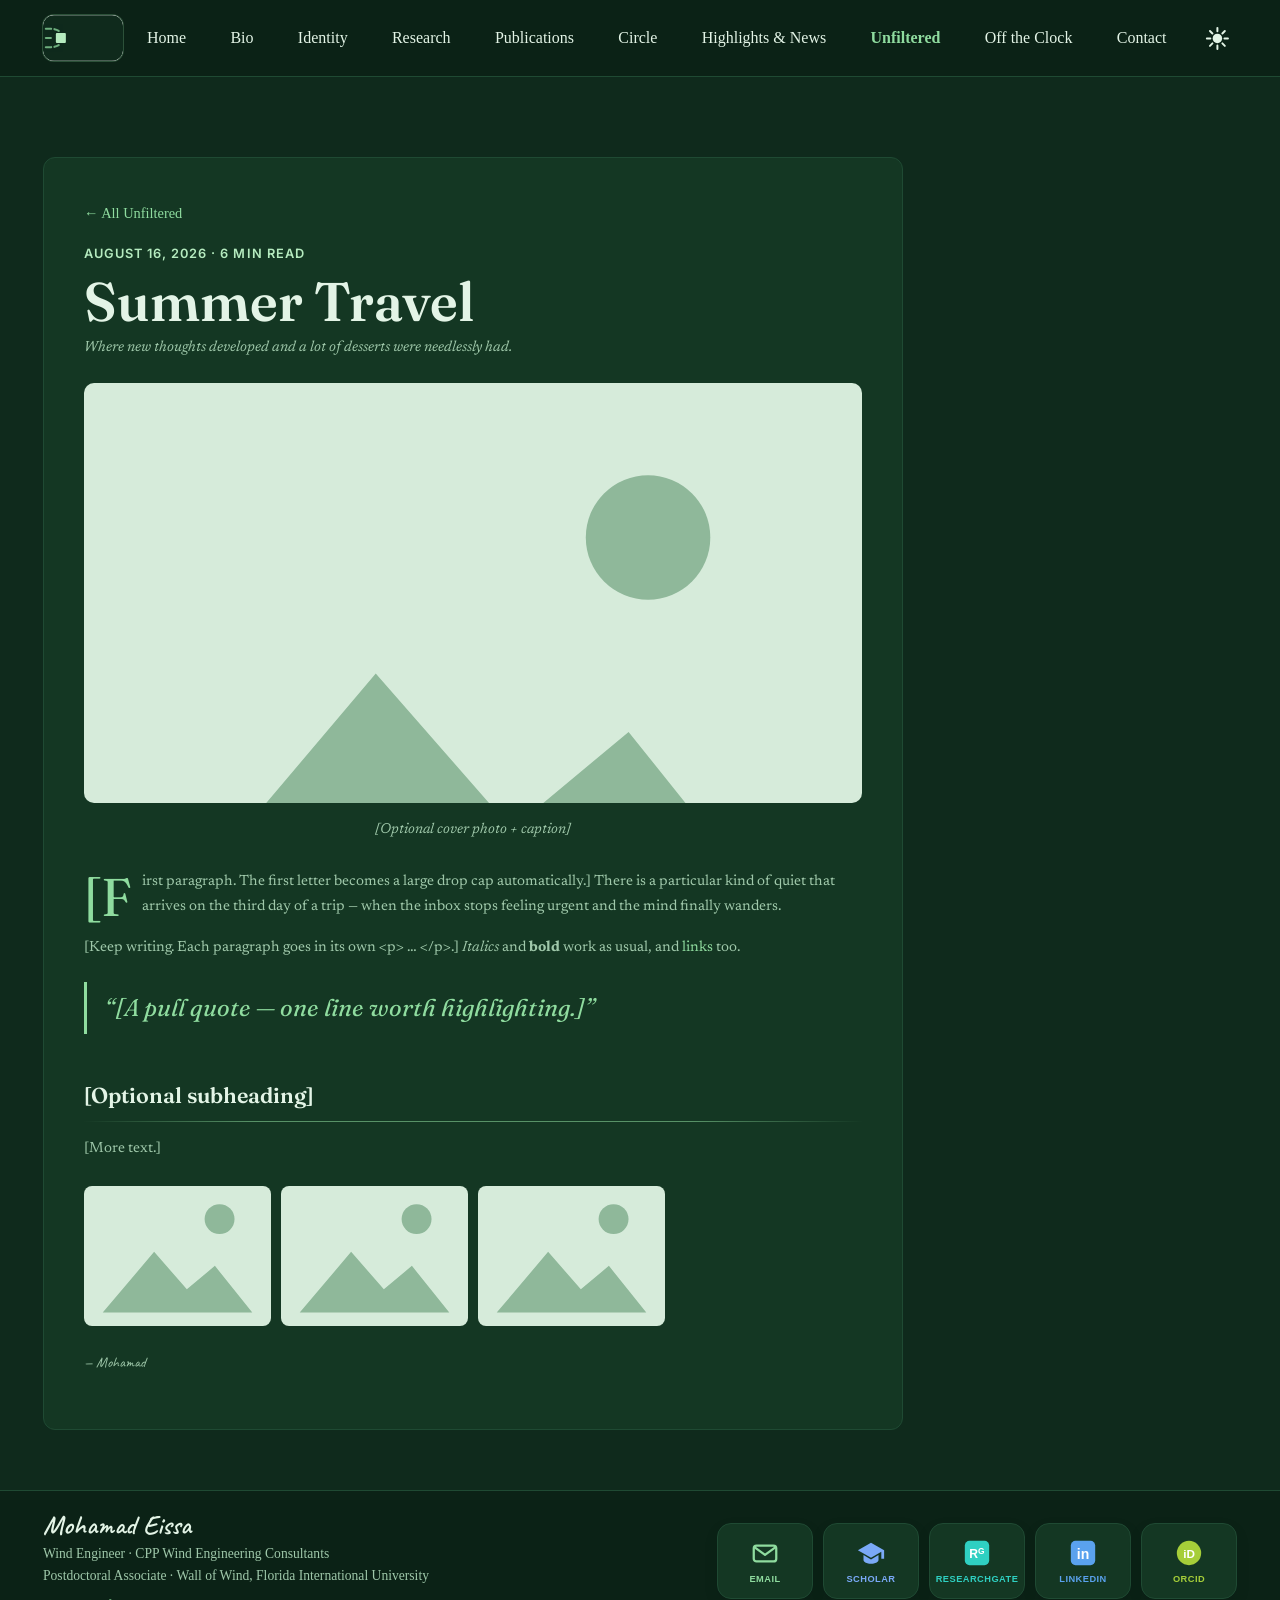
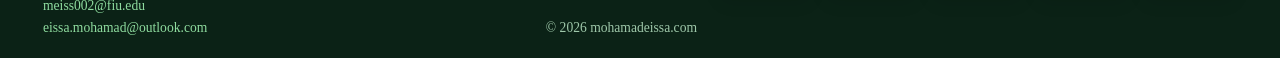
<file: unfiltered-post-template.html>
<!DOCTYPE html>
<html lang="en"><head><meta charset="utf-8"><meta name="viewport" content="width=device-width,initial-scale=1">
<title>Summer Travel | Mohamad Eissa</title>
<meta name="description" content="Mohamad Eissa — research, publications, and projects.">
<link rel="icon" type="image/svg+xml" href="assets/img/icon.svg"><link rel="icon" type="image/png" sizes="32x32" href="assets/img/favicon-32.png"><link rel="apple-touch-icon" href="assets/img/apple-touch-icon.png">

<link rel="stylesheet" href="assets/style.css"><link href="https://fonts.googleapis.com/css2?family=Fraunces:ital,opsz,wght@0,9..144,400;0,9..144,600;0,9..144,800;1,9..144,400&family=Newsreader:ital,opsz,wght@0,6..72,400;0,6..72,600;1,6..72,400&family=Caveat:wght@600&family=Inter:wght@400;600&display=swap" rel="stylesheet"><script src="assets/script.js"></script></head>
<body class="uf-page"><header><div class="wrap nav"><a class="brand" href="index.html" aria-describedby="kcard"><svg class="logo" viewBox="0 0 112 64" aria-hidden="true"><defs><clipPath id="lgclip"><rect width="112" height="64" rx="15"/></clipPath></defs><rect width="112" height="64" rx="15" class="lg-bg"/><g clip-path="url(#lgclip)"><g fill="none" class="lg-fg" stroke-width="3" stroke-linecap="round" opacity=".75"><path class="lg-fl" d="M4 19C12 19 17 19 22 22"/><path class="lg-fl" d="M4 45C12 45 17 45 22 42"/><path class="lg-fl" d="M4 32H15"/></g><g fill="none" class="lg-fg" stroke-width="3.6" stroke-linecap="round"><g transform="translate(0,24)"><g class="lg-v" style="animation-delay:0s"><g class="lg-s"><path d="M-7 0a7 7 0 1 0 7-7a4.2 4.2 0 0 0-4.2 4.2a1.9 1.9 0 0 0 1.9 1.9"/></g></g></g><g transform="translate(0,24)"><g class="lg-v" style="animation-delay:-2s"><g class="lg-s"><path d="M-7 0a7 7 0 1 0 7-7a4.2 4.2 0 0 0-4.2 4.2a1.9 1.9 0 0 0 1.9 1.9"/></g></g></g><g transform="translate(0,24)"><g class="lg-v" style="animation-delay:-4s"><g class="lg-s"><path d="M-7 0a7 7 0 1 0 7-7a4.2 4.2 0 0 0-4.2 4.2a1.9 1.9 0 0 0 1.9 1.9"/></g></g></g><g transform="translate(0,40) scale(1,-1)"><g class="lg-v" style="animation-delay:-1s"><g class="lg-s"><path d="M-7 0a7 7 0 1 0 7-7a4.2 4.2 0 0 0-4.2 4.2a1.9 1.9 0 0 0 1.9 1.9"/></g></g></g><g transform="translate(0,40) scale(1,-1)"><g class="lg-v" style="animation-delay:-3s"><g class="lg-s"><path d="M-7 0a7 7 0 1 0 7-7a4.2 4.2 0 0 0-4.2 4.2a1.9 1.9 0 0 0 1.9 1.9"/></g></g></g><g transform="translate(0,40) scale(1,-1)"><g class="lg-v" style="animation-delay:-5s"><g class="lg-s"><path d="M-7 0a7 7 0 1 0 7-7a4.2 4.2 0 0 0-4.2 4.2a1.9 1.9 0 0 0 1.9 1.9"/></g></g></g></g><rect x="18" y="25" width="14" height="14" rx="1.4" class="lg-tw"/></g></svg><span class="sr-only">Mohamad Eissa · Home</span></a>
<div class="nav-right"><ul class="menu"><li><a href="index.html">Home</a></li><li><a href="bio.html">Bio</a></li><li><a href="identity.html">Identity</a></li><li><a href="research.html">Research</a></li><li><a href="publications.html">Publications</a></li><li><a href="circle.html">Circle</a></li><li><a href="highlights.html">Highlights &amp; News</a></li><li><a href="unfiltered.html" class=active>Unfiltered</a></li><li><a href="offtheclock.html">Off the Clock</a></li><li><a href="contact.html">Contact</a></li></ul>
<button class="btn-icon" id="theme-toggle" title="Toggle dark mode" aria-label="Toggle dark mode">☾</button>
<button class="btn-icon" id="menu-toggle" aria-label="Menu">☰</button></div></div></header>
<main class="wrap">
<article class="uf uf-article"><a class="uf-back" href="unfiltered.html">← All Unfiltered</a>
<div class="uf-date">August 16, 2026 · 6 min read</div>
<h1 class="uf-h1">Summer Travel</h1>
<p class="uf-sub">Where new thoughts developed and a lot of desserts were needlessly had.</p>
<figure class="uf-hero"><img src="assets/img/photo.svg" alt=""><figcaption>[Optional cover photo + caption]</figcaption></figure>
<p class="dropcap">[First paragraph. The first letter becomes a large drop cap automatically.] There is a particular kind of quiet that arrives on the third day of a trip — when the inbox stops feeling urgent and the mind finally wanders.</p>
<p>[Keep writing. Each paragraph goes in its own &lt;p&gt; … &lt;/p&gt;.] <i>Italics</i> and <b>bold</b> work as usual, and <a href="#">links</a> too.</p>
<blockquote>“[A pull quote — one line worth highlighting.]”</blockquote>
<h2>[Optional subheading]</h2>
<p>[More text.]</p>
<div class="uf-gallery"><img src="assets/img/photo.svg" alt=""><img src="assets/img/photo.svg" alt=""><img src="assets/img/photo.svg" alt=""></div>
<p class="uf-sig">— Mohamad</p></article>
</main>
<footer><div class="wrap foot"><div class="f-left"><span class="fname">Mohamad Eissa</span><br>Wind Engineer · CPP Wind Engineering Consultants<br>Postdoctoral Associate · Wall of Wind, Florida International University<div class="f-mail"><a href="mailto:meiss002@fiu.edu">meiss002@fiu.edu</a><br><a href="mailto:eissa.mohamad@outlook.com">eissa.mohamad@outlook.com</a></div></div><div class="f-mid"><div class="fsocial" aria-label="Social links"><a class="fs t-mail" href="mailto:meiss002@fiu.edu" title="Email" aria-label="Email"><svg viewBox="0 0 32 32"><rect x="4" y="8" width="24" height="17" rx="3" fill="none" stroke="currentColor" stroke-width="2.4"/><path d="M5 10l11 8 11-8" fill="none" stroke="currentColor" stroke-width="2.4" stroke-linejoin="round"/></svg><span>EMAIL</span></a><a class="fs t-gs" href="https://scholar.google.com/citations?user=ByOGSA4AAAAJ" title="Google Scholar" aria-label="Google Scholar" target="_blank" rel="noopener"><svg viewBox="0 0 32 32"><path d="M16 5L2 13l14 8 11-6.3V22h3v-9z" fill="currentColor"/><path d="M8 18.2v5.3c0 2.2 3.6 4 8 4s8-1.8 8-4v-5.3l-8 4.6z" fill="currentColor"/></svg><span>SCHOLAR</span></a><a class="fs t-rg" href="https://www.researchgate.net/profile/Mohamed-Eissa-43" title="ResearchGate" aria-label="ResearchGate" target="_blank" rel="noopener"><svg viewBox="0 0 32 32"><rect x="3" y="3" width="26" height="26" rx="5" fill="currentColor"/><text x="16" y="21.5" font-family="Arial,sans-serif" font-size="13" font-weight="700" text-anchor="middle" fill="#fff">R<tspan font-size="9" dy="-4">G</tspan></text></svg><span>RESEARCHGATE</span></a><a class="fs t-li" href="https://www.linkedin.com/in/muhammedeissaa/" title="LinkedIn" aria-label="LinkedIn" target="_blank" rel="noopener"><svg viewBox="0 0 32 32"><rect x="3" y="3" width="26" height="26" rx="5" fill="currentColor"/><text x="16" y="22.5" font-family="Arial,sans-serif" font-size="15" font-weight="700" text-anchor="middle" fill="#fff">in</text></svg><span>LINKEDIN</span></a><a class="fs t-orcid" href="https://orcid.org/0000-0001-7298-1184" title="ORCID" aria-label="ORCID" target="_blank" rel="noopener"><svg viewBox="0 0 32 32"><circle cx="16" cy="16" r="13" fill="currentColor"/><text x="16" y="21" font-family="Arial,sans-serif" font-size="12.5" font-weight="700" text-anchor="middle" fill="#fff">iD</text></svg><span>ORCID</span></a></div><div class="small">© <span id="year"></span> mohamadeissa.com</div></div><div class="f-right"></div></div></footer></body></html>
</file>
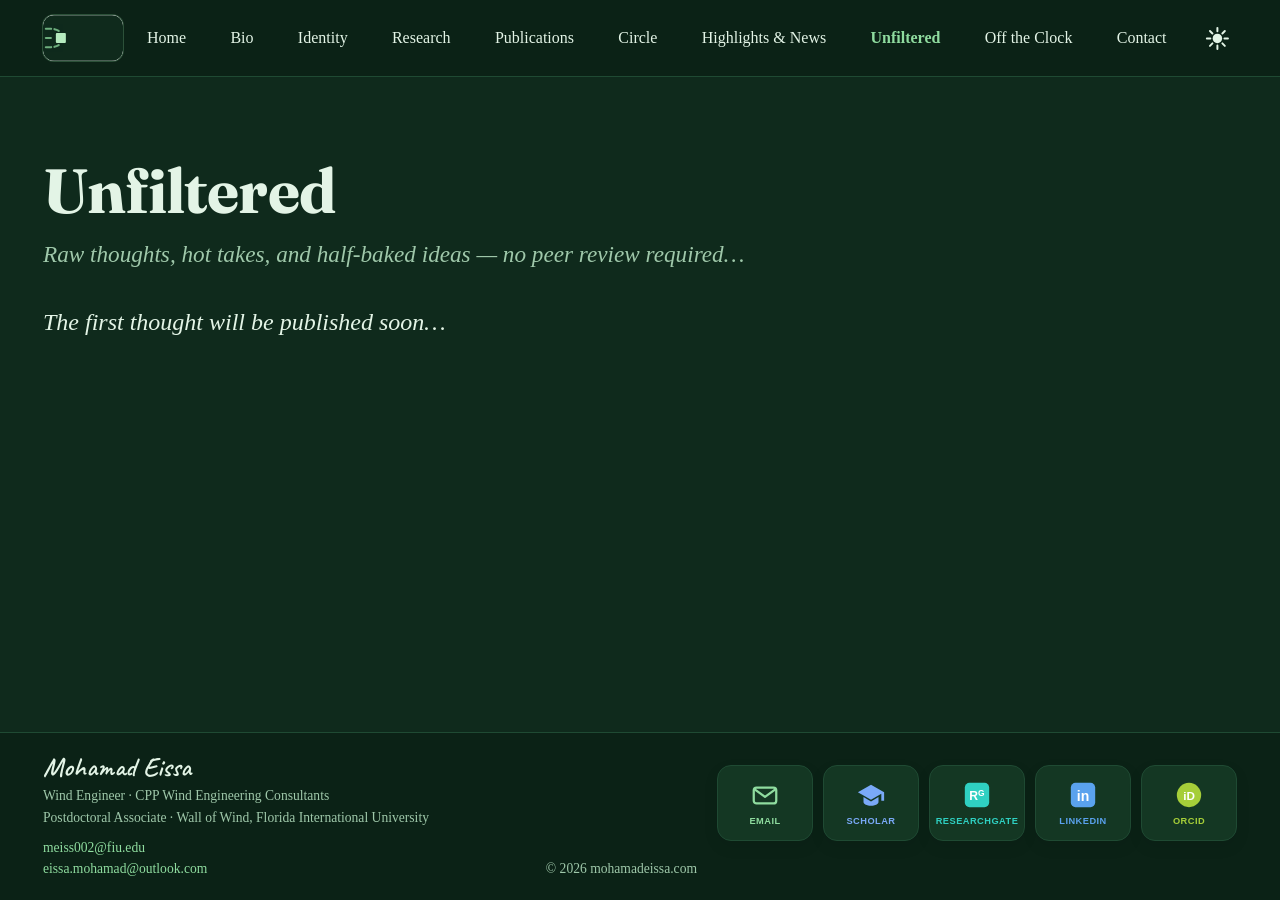
<file: unfiltered.html>
<!DOCTYPE html>
<html lang="en"><head><meta charset="utf-8"><meta name="viewport" content="width=device-width,initial-scale=1">
<title>Unfiltered | Mohamad Eissa</title>
<meta name="description" content="Mohamad Eissa — research, publications, and projects.">
<link rel="icon" type="image/svg+xml" href="assets/img/icon.svg"><link rel="icon" type="image/png" sizes="32x32" href="assets/img/favicon-32.png"><link rel="apple-touch-icon" href="assets/img/apple-touch-icon.png">

<link rel="stylesheet" href="assets/style.css"><link href="https://fonts.googleapis.com/css2?family=Fraunces:ital,opsz,wght@0,9..144,400;0,9..144,600;0,9..144,800;1,9..144,400&family=Newsreader:ital,opsz,wght@0,6..72,400;0,6..72,600;1,6..72,400&family=Caveat:wght@600&family=Inter:wght@400;600&display=swap" rel="stylesheet"><script src="assets/script.js"></script></head>
<body class="uf-page"><header><div class="wrap nav"><a class="brand" href="index.html" aria-describedby="kcard"><svg class="logo" viewBox="0 0 112 64" aria-hidden="true"><defs><clipPath id="lgclip"><rect width="112" height="64" rx="15"/></clipPath></defs><rect width="112" height="64" rx="15" class="lg-bg"/><g clip-path="url(#lgclip)"><g fill="none" class="lg-fg" stroke-width="3" stroke-linecap="round" opacity=".75"><path class="lg-fl" d="M4 19C12 19 17 19 22 22"/><path class="lg-fl" d="M4 45C12 45 17 45 22 42"/><path class="lg-fl" d="M4 32H15"/></g><g fill="none" class="lg-fg" stroke-width="3.6" stroke-linecap="round"><g transform="translate(0,24)"><g class="lg-v" style="animation-delay:0s"><g class="lg-s"><path d="M-7 0a7 7 0 1 0 7-7a4.2 4.2 0 0 0-4.2 4.2a1.9 1.9 0 0 0 1.9 1.9"/></g></g></g><g transform="translate(0,24)"><g class="lg-v" style="animation-delay:-2s"><g class="lg-s"><path d="M-7 0a7 7 0 1 0 7-7a4.2 4.2 0 0 0-4.2 4.2a1.9 1.9 0 0 0 1.9 1.9"/></g></g></g><g transform="translate(0,24)"><g class="lg-v" style="animation-delay:-4s"><g class="lg-s"><path d="M-7 0a7 7 0 1 0 7-7a4.2 4.2 0 0 0-4.2 4.2a1.9 1.9 0 0 0 1.9 1.9"/></g></g></g><g transform="translate(0,40) scale(1,-1)"><g class="lg-v" style="animation-delay:-1s"><g class="lg-s"><path d="M-7 0a7 7 0 1 0 7-7a4.2 4.2 0 0 0-4.2 4.2a1.9 1.9 0 0 0 1.9 1.9"/></g></g></g><g transform="translate(0,40) scale(1,-1)"><g class="lg-v" style="animation-delay:-3s"><g class="lg-s"><path d="M-7 0a7 7 0 1 0 7-7a4.2 4.2 0 0 0-4.2 4.2a1.9 1.9 0 0 0 1.9 1.9"/></g></g></g><g transform="translate(0,40) scale(1,-1)"><g class="lg-v" style="animation-delay:-5s"><g class="lg-s"><path d="M-7 0a7 7 0 1 0 7-7a4.2 4.2 0 0 0-4.2 4.2a1.9 1.9 0 0 0 1.9 1.9"/></g></g></g></g><rect x="18" y="25" width="14" height="14" rx="1.4" class="lg-tw"/></g></svg><span class="sr-only">Mohamad Eissa · Home</span></a>
<div class="nav-right"><ul class="menu"><li><a href="index.html">Home</a></li><li><a href="bio.html">Bio</a></li><li><a href="identity.html">Identity</a></li><li><a href="research.html">Research</a></li><li><a href="publications.html">Publications</a></li><li><a href="circle.html">Circle</a></li><li><a href="highlights.html">Highlights &amp; News</a></li><li><a href="unfiltered.html" class=active>Unfiltered</a></li><li><a href="offtheclock.html">Off the Clock</a></li><li><a href="contact.html">Contact</a></li></ul>
<button class="btn-icon" id="theme-toggle" title="Toggle dark mode" aria-label="Toggle dark mode">☾</button>
<button class="btn-icon" id="menu-toggle" aria-label="Menu">☰</button></div></div></header>
<main class="wrap">
<h1>Unfiltered</h1><p class="subtitle"><em>Raw thoughts, hot takes, and half-baked ideas — no peer review required…</em></p><div class="uf"><p class="uf-soon"><em>The first thought will be published soon…</em></p>
<!-- HIDDEN FOR NOW: post list kept for later. To publish a post, move its <a class="uf-item"> block above this comment and remove the "soon" line.
<a class="uf-item" href="unfiltered-post-template.html"><div class="uf-text"><div class="uf-date">Aug 2026 · 6 min read</div><div class="uf-title">Summer Travel (sample post)</div><p class="uf-teaser">Where new thoughts developed and a lot of desserts were needlessly had.</p><span class="uf-more">Read →</span></div><img class="uf-thumb" src="assets/img/photo.svg" alt=""></a><a class="uf-item" href="#"><div class="uf-text"><div class="uf-date">[Mon YYYY] · [x] min read</div><div class="uf-title">[Essay title]</div><p class="uf-teaser">[One–two sentence teaser.]</p><span class="uf-more">Read →</span></div><img class="uf-thumb" src="assets/img/photo.svg" alt=""></a><a class="uf-item" href="#"><div class="uf-text"><div class="uf-date">[Mon YYYY] · [x] min read</div><div class="uf-title">[Blog post title]</div><p class="uf-teaser">[One–two sentence teaser.]</p><span class="uf-more">Read →</span></div><img class="uf-thumb" src="assets/img/photo.svg" alt=""></a>
-->
</div>
</main>
<footer><div class="wrap foot"><div class="f-left"><span class="fname">Mohamad Eissa</span><br>Wind Engineer · CPP Wind Engineering Consultants<br>Postdoctoral Associate · Wall of Wind, Florida International University<div class="f-mail"><a href="mailto:meiss002@fiu.edu">meiss002@fiu.edu</a><br><a href="mailto:eissa.mohamad@outlook.com">eissa.mohamad@outlook.com</a></div></div><div class="f-mid"><div class="fsocial" aria-label="Social links"><a class="fs t-mail" href="mailto:meiss002@fiu.edu" title="Email" aria-label="Email"><svg viewBox="0 0 32 32"><rect x="4" y="8" width="24" height="17" rx="3" fill="none" stroke="currentColor" stroke-width="2.4"/><path d="M5 10l11 8 11-8" fill="none" stroke="currentColor" stroke-width="2.4" stroke-linejoin="round"/></svg><span>EMAIL</span></a><a class="fs t-gs" href="https://scholar.google.com/citations?user=ByOGSA4AAAAJ" title="Google Scholar" aria-label="Google Scholar" target="_blank" rel="noopener"><svg viewBox="0 0 32 32"><path d="M16 5L2 13l14 8 11-6.3V22h3v-9z" fill="currentColor"/><path d="M8 18.2v5.3c0 2.2 3.6 4 8 4s8-1.8 8-4v-5.3l-8 4.6z" fill="currentColor"/></svg><span>SCHOLAR</span></a><a class="fs t-rg" href="https://www.researchgate.net/profile/Mohamed-Eissa-43" title="ResearchGate" aria-label="ResearchGate" target="_blank" rel="noopener"><svg viewBox="0 0 32 32"><rect x="3" y="3" width="26" height="26" rx="5" fill="currentColor"/><text x="16" y="21.5" font-family="Arial,sans-serif" font-size="13" font-weight="700" text-anchor="middle" fill="#fff">R<tspan font-size="9" dy="-4">G</tspan></text></svg><span>RESEARCHGATE</span></a><a class="fs t-li" href="https://www.linkedin.com/in/muhammedeissaa/" title="LinkedIn" aria-label="LinkedIn" target="_blank" rel="noopener"><svg viewBox="0 0 32 32"><rect x="3" y="3" width="26" height="26" rx="5" fill="currentColor"/><text x="16" y="22.5" font-family="Arial,sans-serif" font-size="15" font-weight="700" text-anchor="middle" fill="#fff">in</text></svg><span>LINKEDIN</span></a><a class="fs t-orcid" href="https://orcid.org/0000-0001-7298-1184" title="ORCID" aria-label="ORCID" target="_blank" rel="noopener"><svg viewBox="0 0 32 32"><circle cx="16" cy="16" r="13" fill="currentColor"/><text x="16" y="21" font-family="Arial,sans-serif" font-size="12.5" font-weight="700" text-anchor="middle" fill="#fff">iD</text></svg><span>ORCID</span></a></div><div class="small">© <span id="year"></span> mohamadeissa.com</div></div><div class="f-right"></div></div></footer></body></html>
</file>
<file: assets/style.css>
:root{--bg:#eef7ee;--text:#12301f;--muted:#4a6656;--accent:#1b5e3a;--accent2:#2e7d4f;--line:#cfe3d3;--card:#e2f1e4;--header:#e4f2e6}
[data-theme=dark]{--bg:#0f2a1c;--text:#e3f4e6;--muted:#9fc8aa;--accent:#8fdc9f;--accent2:#b5ebbf;--line:#1f4a33;--card:#143723;--header:#0b2216}
*{box-sizing:border-box}
html{-webkit-text-size-adjust:100%}img{max-width:100%;height:auto}body{margin:0;overflow-wrap:break-word;font-family:"Inter",system-ui,-apple-system,Segoe UI,Roboto,sans-serif;background:var(--bg);color:var(--text);line-height:1.65;transition:background .2s,color .2s}
a{color:var(--accent);text-decoration:none}a:hover{text-decoration:underline}
.wrap{width:100%;max-width:960px;margin:0 auto;padding:0 clamp(14px,4vw,28px)}
header{position:sticky;top:0;background:var(--header);border-bottom:1px solid var(--line);z-index:10}
.nav{display:flex;align-items:center;justify-content:space-between;height:60px}
.brand{font-weight:600;color:var(--text);font-size:1.05rem}.brand span{font-weight:300}
.menu{display:flex;gap:22px;align-items:center;list-style:none;margin:0;padding:0}
.menu a{color:var(--text);font-size:.95rem}.menu a.active{color:var(--accent);font-weight:600}
.btn-icon{background:none;border:0;cursor:pointer;color:var(--text);font-size:1.1rem;padding:4px}
#menu-toggle{display:none}
main{padding:40px 0 60px}
h1{font-size:clamp(1.6rem,4.5vw,2.4rem);font-weight:300;margin:0 0 6px}h1 b{font-weight:600}
h2{font-size:1.35rem;font-weight:500;color:var(--accent);margin:44px 0 14px;padding-bottom:6px;border-bottom:1px solid var(--line)}
.subtitle{color:var(--muted);margin:0 0 28px}
.profile{float:right;width:240px;margin:8px 0 20px 30px;text-align:center}
.profile img{width:100%;border-radius:8px;box-shadow:0 2px 10px rgba(0,0,0,.12)}
.affil{font-size:.85rem;color:var(--muted);margin-top:10px;line-height:1.5}
.social{clear:both;text-align:center;font-size:1.6rem;padding:18px 0 4px;display:flex;justify-content:center;gap:22px;flex-wrap:wrap}
.social a{color:var(--text)}.social a:hover{color:var(--accent);text-decoration:none}
.social svg{width:36px;height:36px;fill:currentColor}
.contact-note{text-align:center;color:var(--muted);font-size:.95rem}
.news{width:100%;border-collapse:collapse}.news td{padding:8px 0;vertical-align:top;border-bottom:1px solid var(--line)}
.news td.date{width:120px;color:var(--muted);font-weight:500;white-space:nowrap;padding-right:16px}
.year{font-size:1.6rem;font-weight:300;color:var(--muted);text-align:right;margin:30px 0 4px}
.pub{display:flex;gap:20px;padding:16px 0;border-bottom:1px solid var(--line)}
.pub .thumb{flex:0 0 150px}.pub .thumb img{width:100%;border-radius:4px;border:1px solid var(--line)}
.pub .badge{display:inline-block;background:var(--accent);color:var(--bg);font-size:.72rem;padding:2px 8px;border-radius:3px;font-weight:600;margin-bottom:6px}
.pub .title{font-weight:600}.pub .authors{font-size:.95rem}.pub .authors b{text-decoration:underline}
.pub .venue{font-style:italic;color:var(--muted);font-size:.92rem}
.links{margin-top:6px;display:flex;gap:8px;flex-wrap:wrap}
.links a,.links button{font-size:.75rem;border:1px solid var(--text);color:var(--text);background:none;padding:2px 10px;border-radius:3px;cursor:pointer;font-family:inherit}
.links a:hover,.links button:hover{border-color:var(--accent);color:var(--accent);text-decoration:none}
.abstract{display:none;margin-top:10px;font-size:.92rem;background:var(--card);padding:12px 14px;border-radius:4px}
.abstract.open{display:block}
.cards{display:grid;grid-template-columns:repeat(auto-fill,minmax(250px,1fr));gap:20px}
.card{border:1px solid var(--line);border-radius:8px;overflow:hidden;background:var(--card)}
.card img{width:100%;height:150px;object-fit:cover;display:block}
.card .body{padding:14px 16px}.card h3{margin:0 0 6px;font-size:1.05rem}.card p{margin:0;font-size:.92rem;color:var(--muted)}
.timeline{list-style:none;padding:0;margin:0}
.timeline li{padding:12px 0 12px 18px;border-left:2px solid var(--line);position:relative}
.timeline li:before{content:"";position:absolute;left:-6px;top:20px;width:10px;height:10px;border-radius:50%;background:var(--accent2)}
.timeline .when{color:var(--muted);font-size:.88rem}
.more{text-align:center;margin-top:20px}
footer{border-top:1px solid var(--line);color:var(--muted);font-size:.85rem;text-align:center;padding:20px 0}
@media(max-width:720px){
 #menu-toggle{display:block}
 .menu{display:none;position:absolute;top:60px;left:0;right:0;flex-direction:column;background:var(--header);border-bottom:1px solid var(--line);padding:14px 0;gap:12px}
 .menu.open{display:flex}
 .profile{float:none;margin:0 auto 20px;width:200px}
 .pub{flex-direction:column}.pub .thumb{flex:none;width:180px}
 h1{font-size:1.8rem}
}

::selection{background:var(--accent);color:var(--bg)}
.menu a:hover{color:var(--accent2)}
@media(min-width:1400px){.wrap{max-width:1100px}body{font-size:1.06rem}.profile{width:280px}}
@media(min-width:721px) and (max-width:960px){.menu{gap:14px}.menu a{font-size:.9rem}.profile{width:200px}}
@media(max-width:720px){.menu a{font-size:1.05rem;padding:6px 0;display:block}.cards{grid-template-columns:1fr 1fr}}
@media(max-width:520px){
 .news tr{display:block;padding:8px 0;border-bottom:1px solid var(--line)}.news td{display:block;border:0;padding:2px 0}.news td.date{width:auto}
 .cards{grid-template-columns:1fr}.pub .thumb{width:100%;max-width:260px}.year{text-align:left}
 .social{gap:14px}.profile{width:170px}h2{font-size:1.2rem}
}
@media(max-width:360px){body{font-size:.95rem}.brand{font-size:.95rem}.social svg{width:30px;height:30px}}
.nav-right{display:flex;align-items:center;gap:18px}#theme-toggle{font-size:1.25rem}
@media(max-width:720px){.nav-right{gap:10px}}
/* v3 content blocks */
.hi{margin:0;color:var(--accent2);font-weight:500;letter-spacing:.02em}
.hero::after{content:"";display:block;clear:both}
.callout{margin:30px 0 0;padding:14px 18px;border-left:4px solid var(--accent);background:var(--card);border-radius:6px}
h2 .viewall{float:right;font-size:.85rem;font-weight:400;margin-top:6px}
.ncards{display:grid;grid-template-columns:repeat(auto-fill,minmax(210px,1fr));gap:16px}
.ncard,.post{background:var(--card);border:1px solid var(--line);border-radius:8px;padding:14px 16px;display:flex;flex-direction:column}
.ncard p,.post p{margin:6px 0 10px;font-size:.92rem;color:var(--muted);flex:1}
.ndate{font-size:.8rem;color:var(--accent2);font-weight:600;text-transform:uppercase;letter-spacing:.04em}
.ntitle{font-weight:600;color:var(--text);margin-top:4px}
.nbtn{font-size:.82rem;font-weight:600}
.post{margin-bottom:14px}
.rfig{margin:0 0 18px;text-align:center}.rfig img{max-width:640px;width:100%;border-radius:8px;border:1px solid var(--line)}
.rfig figcaption{font-size:.85rem;color:var(--muted);margin-top:6px}
footer .foot{display:flex;justify-content:space-between;gap:20px;flex-wrap:wrap;text-align:left;line-height:1.6}
footer .small{align-self:flex-end}
footer{background:var(--header)}
/* collapse menu earlier now that nav has 10 items */
@media(max-width:1100px){
 #menu-toggle{display:block}
 .menu{display:none;position:absolute;top:60px;left:0;right:0;flex-direction:column;background:var(--header);border-bottom:1px solid var(--line);padding:14px 0;gap:6px;align-items:center}
 .menu.open{display:flex}.menu a{font-size:1.05rem;padding:6px 0;display:block}
}
@media(max-width:520px){footer .foot{flex-direction:column;text-align:center}footer .small{align-self:center}h2 .viewall{float:none;display:block;margin-top:4px}}
.brand{white-space:nowrap}@media(min-width:1101px) and (max-width:1300px){.menu{gap:16px}.menu a{font-size:.92rem}}
/* v4: dropdown nav + new pages */
.dd{position:relative}
.dd-btn{background:none;border:0;font:inherit;font-size:.95rem;color:var(--text);cursor:pointer;padding:0}
.dd-btn.active{color:var(--accent);font-weight:600}.dd-btn:hover{color:var(--accent2)}
.caret{font-size:.7em}
.sub{list-style:none;margin:0;padding:8px 0;position:absolute;top:100%;left:-14px;min-width:170px;background:var(--header);border:1px solid var(--line);border-radius:8px;box-shadow:0 8px 24px rgba(0,0,0,.15);display:none}
.sub li a{display:block;padding:7px 16px;white-space:nowrap}
.sub li a:hover{background:var(--card);text-decoration:none}
.dd:hover .sub,.dd.open .sub{display:block}
.dd::after{content:"";position:absolute;left:0;right:0;top:100%;height:10px}
@media(max-width:1100px){
 .dd{text-align:center}.dd-btn{font-size:1.05rem;padding:6px 0}
 .sub{position:static;box-shadow:none;border:0;background:none;padding:0;min-width:0}
 .sub,.dd:hover .sub{display:none}.dd.open .sub{display:block}
 .sub li a{font-size:.95rem!important;color:var(--muted);padding:4px 0}
}
.facts{padding-left:20px}.facts li{margin:4px 0}
.people{display:grid;grid-template-columns:repeat(auto-fill,minmax(260px,1fr));gap:16px}
.person{display:flex;gap:14px;align-items:flex-start;background:var(--card);border:1px solid var(--line);border-radius:8px;padding:14px}
.person img{width:64px;height:64px;border-radius:50%;flex:none;object-fit:cover}
.person .role{font-size:.85rem;color:var(--accent2)}.person p{margin:4px 0 0;font-size:.9rem;color:var(--muted)}
.gallery{display:grid;grid-template-columns:repeat(auto-fill,minmax(160px,1fr));gap:10px}
.gallery img{width:100%;aspect-ratio:1;object-fit:cover;border-radius:8px;border:1px solid var(--line)}
.card h3{color:var(--accent)}
/* v5 flat nav */
.nav{gap:24px}.menu a{white-space:nowrap}
@media(min-width:1101px) and (max-width:1240px){.menu{gap:12px}.menu a{font-size:.88rem}.nav-right{gap:12px}}
/* v6: workplace logos */
.affil-row{display:flex;align-items:center;justify-content:center;gap:8px;margin:4px 0;text-align:left}
.logo{width:26px;height:26px;border-radius:6px;object-fit:contain;background:#fff;flex:none;box-shadow:0 0 0 1px var(--line)}
.timeline.logos li{display:flex;gap:12px;align-items:flex-start}
.timeline.logos .logo{width:40px;height:40px;margin-top:2px}
/* v6: Unfiltered — Fraunces + Newsreader */
.uf{--h:'Fraunces',Georgia,serif;--b:'Newsreader',Georgia,serif;max-width:740px}
.uf-h1{font-family:var(--h);font-weight:800;font-size:clamp(2.4rem,7vw,3.8rem);line-height:1.02;letter-spacing:-.01em;margin:6px 0 8px;color:var(--text)}
.uf-sub{font-family:var(--b);font-style:italic;font-size:clamp(1.05rem,2.5vw,1.25rem);color:var(--muted);margin:0 0 28px}
.uf-item{display:block;padding:20px 0;border-top:1px solid var(--line);color:var(--text)}
.uf-item:hover{text-decoration:none}.uf-item:hover .uf-title{color:var(--accent)}
.uf-date{font-family:'Inter',sans-serif;font-size:.78rem;letter-spacing:.08em;text-transform:uppercase;color:var(--accent2);font-weight:600}
.uf-title{font-family:var(--h);font-weight:600;font-size:clamp(1.4rem,3.5vw,1.8rem);line-height:1.2;margin:4px 0;transition:color .15s}
.uf-teaser{font-family:var(--b);font-size:1.1rem;color:var(--muted);margin:2px 0 6px}
.uf-more{font-size:.85rem;font-weight:600;color:var(--accent)}
.uf-article{margin:0 auto}
.uf-article p,.uf-article li{font-family:var(--b);font-size:clamp(1.08rem,2.2vw,1.2rem);line-height:1.78}
.uf-article h2{font-family:var(--h);font-weight:600;border:0;color:var(--text);font-size:1.6rem}
.uf-back{font-size:.9rem;display:inline-block;margin-bottom:18px}
.uf-hero{margin:0 0 26px}.uf-hero img{width:100%;max-height:420px;object-fit:cover;border-radius:10px}
.uf-hero figcaption{font-family:var(--b);font-style:italic;font-size:.9rem;color:var(--muted);text-align:center;margin-top:6px}
.dropcap::first-letter{font-family:var(--h);font-weight:800;float:left;font-size:3.7em;line-height:.85;padding:6px 10px 0 0;color:var(--accent)}
.uf-article blockquote{margin:28px 0;padding:4px 0 4px 20px;border-left:3px solid var(--accent);font-family:var(--h);font-style:italic;font-size:clamp(1.3rem,3vw,1.6rem);line-height:1.4;color:var(--accent)}
.uf-gallery{display:grid;grid-template-columns:repeat(auto-fill,minmax(180px,1fr));gap:10px;margin:24px 0}
.uf-gallery img{width:100%;aspect-ratio:4/3;object-fit:cover;border-radius:8px}
.uf-sig{font-family:'Caveat',cursive!important;font-size:1.9rem!important;color:var(--accent);margin-top:26px}
.profile img.logo{width:26px;height:26px;border-radius:6px;box-shadow:0 0 0 1px var(--line)}
/* v7: casual hero (Hey, I'm …) */
.hero{padding-top:clamp(28px,6vw,64px)}
.intro{max-width:none}
.hey{font-family:'Fraunces',Georgia,serif;font-style:italic;font-weight:400;font-variation-settings:"SOFT" 100,"WONK" 1;font-size:clamp(2.3rem,6vw,3.9rem);line-height:1.05;letter-spacing:-.01em;margin:0 0 18px;color:var(--text)}
.wave{display:inline-block;font-style:normal;font-size:.8em;transform-origin:70% 70%;animation:wave 2.4s ease-in-out 1s 2}
@keyframes wave{0%,60%,100%{transform:rotate(0)}10%,30%{transform:rotate(14deg)}20%{transform:rotate(-8deg)}40%{transform:rotate(-4deg)}50%{transform:rotate(10deg)}}
@media(prefers-reduced-motion:reduce){.wave{animation:none}}
.lead{font-family:'Newsreader',Georgia,serif;font-size:clamp(1.6rem,4vw,2.4rem);line-height:1.2;margin:0 0 28px;color:var(--text)}
.say{font-family:'Newsreader',Georgia,serif;font-size:clamp(1.15rem,2.4vw,1.4rem);line-height:1.5;margin:0 0 20px;color:var(--text)}
.say a,.lead a{text-decoration:underline;text-decoration-thickness:1px;text-underline-offset:3px}
.nw{white-space:nowrap}
/* v8: hero in Palatino (like Ahmad's), no emoji */
.hey,.lead,.say{font-family:'Palatino Linotype','Book Antiqua',Palatino,'URW Palladio L','P052',Georgia,serif;font-variation-settings:normal}
.hey{font-style:italic;font-weight:400}
.affil{display:inline-flex;flex-direction:column;align-items:flex-start;gap:2px}.affil-row{justify-content:flex-start}
.hey,.lead,.say{font-family:'Palatino Linotype','Book Antiqua',Palatino,'URW Palladio L','TeX Gyre Pagella','P052',Georgia,serif}
@media(max-width:520px){.hero .profile{width:100%;margin:0 0 20px}.hero .profile>img{width:170px;display:block;margin:0 auto}.hero .affil{display:flex;width:fit-content;max-width:100%;margin:10px auto 0}}
/* ===== v9: one typeface site-wide (Palatino, like Ahmad's) + roomier top spacing ===== */
:root{--serif:'Palatino Linotype','Book Antiqua',Palatino,'URW Palladio L','TeX Gyre Pagella','P052',Georgia,serif}
body,button,input,.brand,.menu a,.dd-btn,.btn-icon,footer,
.ndate,.pdate,.badge,.links a,.links button,.nbtn,.uf-more,.when,.affil,.role,.subtitle,
.hey,.lead,.say{font-family:var(--serif)!important;font-variation-settings:normal}
body{font-size:1.08rem;line-height:1.7}
main.wrap{padding-top:clamp(36px,7vw,80px);padding-bottom:60px}
.hero{padding-top:0}
/* page titles: big italic, same as "Hey, I'm …" */
main h1,.uf-h1{font-style:italic;font-weight:400;font-size:clamp(2.3rem,6vw,3.9rem);line-height:1.08;letter-spacing:-.01em;margin:0 0 14px;color:var(--text)}
main h1 b{font-weight:400}
.subtitle,.uf-sub{font-size:clamp(1.15rem,2.6vw,1.45rem);line-height:1.45;color:var(--muted);font-style:normal;margin-bottom:30px}
h2{font-weight:400;font-size:clamp(1.4rem,3vw,1.75rem)}
h3,.card h3,.ntitle,.uf-title,.pub .title{font-weight:600}
.uf-title{font-size:clamp(1.35rem,3.2vw,1.7rem)}
.ndate,.uf-date{letter-spacing:.06em;font-weight:600}
.menu a{font-size:1rem}.brand{font-size:1.12rem}
.uf-sig{font-style:italic;font-size:1.5rem!important}
.dropcap::first-letter{font-weight:400}
@media(min-width:1101px) and (max-width:1300px){.menu{gap:12px}.menu a{font-size:.93rem}}
/* ===== v10: Unfiltered back to Option A (Fraunces titles + Newsreader body + Caveat sign-off) ===== */
.uf{--h:'Fraunces',Georgia,serif;--b:'Newsreader',Georgia,serif}
main .uf .uf-h1{font-family:var(--h);font-style:normal;font-weight:800;font-size:clamp(2.4rem,7vw,3.8rem);line-height:1.02;letter-spacing:-.01em;margin:6px 0 8px}
.uf .uf-sub{font-family:var(--b);font-style:italic;font-size:clamp(1.05rem,2.5vw,1.25rem);margin:0 0 28px}
.uf .uf-title{font-family:var(--h);font-weight:600}
.uf .uf-teaser,.uf-article p,.uf-article li,.uf-hero figcaption{font-family:var(--b)}
.uf .uf-date{font-family:'Inter',system-ui,sans-serif;letter-spacing:.08em}
.uf .uf-more{font-family:'Inter',system-ui,sans-serif}
.uf-article h2,.uf-article blockquote{font-family:var(--h)}
.uf-article .dropcap::first-letter{font-family:var(--h);font-weight:800}
.uf-article .uf-sig{font-family:'Caveat',cursive!important;font-style:normal;font-size:1.9rem!important}
/* ===== v11: Option 7 — Fraunces (upright, bold) for "Hey, I'm …" and every page title ===== */
:root{--title:'Fraunces',Georgia,serif}
main .hey,main h1{font-family:var(--title)!important;font-style:normal;font-weight:700;letter-spacing:-.015em}
main h1 b{font-weight:700}
main .hey{font-size:clamp(2.2rem,5.4vw,3.5rem)}
/* ===== v12: Unfiltered matched exactly to the Option A preview ===== */
main .uf-article{background:var(--card);border:1px solid var(--line);border-radius:12px;padding:clamp(18px,4vw,40px);max-width:720px;margin:0}
main .uf .uf-h1{font-weight:600;font-size:clamp(2.2rem,6vw,3.4rem);line-height:1.05;letter-spacing:normal;margin:8px 0 6px}
main .uf .uf-sub{font-size:.92rem;line-height:1.65;margin:0 0 22px;color:var(--muted)}
main .uf-article p,main .uf-article li{font-size:.92rem;line-height:1.75;color:var(--muted)}
main .uf-article .dropcap::first-letter{font-weight:400;font-size:3.6em;line-height:.85;padding:6px 10px 0 0}
main .uf-article blockquote{margin:22px 0;padding:6px 0 6px 18px;font-size:1.5rem;line-height:1.65}
main .uf-article .uf-sig{font-size:.92rem!important;line-height:1.65;color:var(--muted);margin-top:18px}
main .uf-article .uf-date{font-size:.8rem}
main .uf-article h2{font-size:1.35rem;font-weight:600}
/* ===== v13: Unfiltered list — cover picture on the right of each post ===== */
main .uf:not(.uf-article){max-width:900px}
.uf-item{display:flex;align-items:center;gap:clamp(16px,3vw,32px)}
.uf-item .uf-text{flex:1;min-width:0}
.uf-thumb{flex:none;width:clamp(120px,24vw,220px);aspect-ratio:4/3;object-fit:cover;border-radius:10px;border:1px solid var(--line);transition:transform .2s}
.uf-item:hover .uf-thumb{transform:scale(1.03)}
@media(max-width:520px){.uf-item{flex-direction:column-reverse;align-items:stretch}.uf-thumb{width:100%;aspect-ratio:16/9}}

/* research map: wide on desktop, stacked on phones */
.rmap-tall{display:none}
@media (max-width:640px){.rmap-wide{display:none}.rmap-tall{display:block}}

/* ===== v11: brand-colored social tiles + handwritten footer name ===== */
.social.tiles{display:grid;grid-template-columns:repeat(5,minmax(0,118px));gap:12px;justify-content:center;padding:22px 0 6px}
.social.tiles .tile{display:flex;flex-direction:column;align-items:center;justify-content:center;gap:8px;padding:14px 6px 11px;border:1px solid var(--line);border-radius:14px;background:linear-gradient(180deg,var(--card),var(--bg));box-shadow:0 6px 16px rgba(0,0,0,.07);color:var(--c);transition:transform .15s ease,box-shadow .15s ease}
.social.tiles .tile:hover{transform:translateY(-2px);box-shadow:0 10px 22px rgba(0,0,0,.12);text-decoration:none;color:var(--c)}
.social.tiles svg{width:30px;height:30px;fill:none}
.social.tiles span{font-family:Arial,Helvetica,sans-serif!important;font-size:.68rem;font-weight:700;letter-spacing:.09em;color:var(--c)}
.tile.t-mail{--c:var(--accent)}.tile.t-gs{--c:#4285F4}.tile.t-rg{--c:#00A396}.tile.t-li{--c:#0A66C2}.tile.t-orcid{--c:#A6CE39}
.tile.t-orcid span{color:#6E9A1F}
[data-theme=dark] .tile.t-li{--c:#5aa2ee}[data-theme=dark] .tile.t-gs{--c:#7aa9f7}[data-theme=dark] .tile.t-orcid span{color:#A6CE39}[data-theme=dark] .tile.t-rg{--c:#2fd0c2}
@media(max-width:640px){.social.tiles span{font-size:.6rem;letter-spacing:.04em}.social.tiles{grid-template-columns:repeat(3,minmax(0,1fr));max-width:380px;margin:0 auto}}
footer .fname{font-family:'Caveat',cursive!important;font-weight:600;font-size:1.7rem;line-height:1.1;color:var(--text);display:inline-block;margin-bottom:2px}

/* ===== v14: wider usable page width (like ahmadstatespace.github.io) ===== */
.wrap{max-width:1200px}
@media(min-width:1400px){.wrap{max-width:1280px}}
@media(min-width:1800px){.wrap{max-width:1360px}}
@media(min-width:961px){.profile{width:280px}}
main .uf:not(.uf-article){max-width:none}
main .uf-article{max-width:860px}
/* v15: +50 px wider */
.wrap{max-width:1250px}
@media(min-width:1400px){.wrap{max-width:1330px}}
@media(min-width:1800px){.wrap{max-width:1410px}}
/* v16: small social icons in the footer */
.fsocial{display:flex;gap:8px;justify-content:flex-end;margin-bottom:10px}
.fsocial .fs{width:32px;height:32px;display:grid;place-items:center;border:1px solid var(--line);border-radius:9px;background:var(--card);color:var(--c);transition:transform .15s ease,box-shadow .15s ease}
.fsocial .fs:hover{transform:translateY(-2px);box-shadow:0 6px 14px rgba(0,0,0,.12);text-decoration:none}
.fsocial svg{width:17px;height:17px;fill:none}
.fs.t-mail{--c:var(--accent)}.fs.t-gs{--c:#4285F4}.fs.t-rg{--c:#00A396}.fs.t-li{--c:#0A66C2}.fs.t-orcid{--c:#A6CE39}
[data-theme=dark] .fs.t-li{--c:#5aa2ee}[data-theme=dark] .fs.t-gs{--c:#7aa9f7}[data-theme=dark] .fs.t-rg{--c:#2fd0c2}
@media(max-width:520px){.fsocial{justify-content:center}}
@media(min-width:521px){footer .small{text-align:right}}
/* v17: Home social tiles under the photo/affiliations (smaller); footer icons bigger + centered */
.profile .social.tiles.mini{display:grid;grid-template-columns:repeat(5,1fr);gap:8px;padding:14px 0 0;max-width:none;margin:0}
.profile .social.tiles.mini .tile{padding:9px 2px 7px;gap:5px;border-radius:11px}
.profile .social.tiles.mini svg{width:22px;height:22px}
.profile .social.tiles.mini span{font-size:.5rem!important;letter-spacing:.02em}
.profile .social.tiles.mini .t-rg span{font-size:0!important}.profile .social.tiles.mini .t-rg span::after{content:"RG";font-size:.5rem;letter-spacing:.02em}
footer .foot{display:grid;grid-template-columns:1fr auto 1fr;align-items:start;gap:20px}
footer .foot>div:nth-child(2){text-align:center}
.fsocial{justify-content:center;margin:12px 0 0;gap:10px}
.fsocial .fs{width:40px;height:40px;border-radius:11px}
.fsocial svg{width:22px;height:22px}
@media(max-width:520px){footer .foot{grid-template-columns:1fr;text-align:center}}
@media(max-width:520px){.hero .profile .social.tiles.mini{max-width:340px;margin:0 auto}}
/* v18: collaboration callout inside the intro column */
.intro .callout{margin:26px 0 0;display:flow-root;overflow:hidden}
/* v19: hero as two columns — collaboration box bottom lines up with the social tiles */
@media(min-width:769px){
 .hero{display:grid;grid-template-columns:minmax(0,1fr) auto;column-gap:clamp(24px,3vw,40px);align-items:stretch}
 .hero::after{display:none}
 .hero .profile{float:none;grid-column:2;grid-row:1;margin:0}
 .hero .intro{grid-column:1;grid-row:1;display:flex;flex-direction:column}
 .hero .intro .callout{margin-top:auto;margin-bottom:0}
 .hero .intro .say:last-of-type{margin-bottom:26px}
}
/* ===== v20: "Open to collaborations" card (recruiting-card style) ===== */
:root{--sans:'Inter','Segoe UI',system-ui,-apple-system,Arial,sans-serif}
.opp{position:relative;display:flow-root;border:1px solid var(--line);border-left:6px solid var(--accent);border-radius:24px;padding:22px 30px 24px;background:linear-gradient(120deg,var(--card) 0%,var(--bg) 100%);box-shadow:0 18px 40px rgba(0,0,0,.10)}
[data-theme=dark] .opp{box-shadow:0 18px 40px rgba(0,0,0,.35)}
.opp-label{font-family:var(--sans)!important;font-weight:700;font-size:.9rem;letter-spacing:.04em;color:var(--muted)}
.opp-h{font-family:var(--serif)!important;font-style:italic;font-weight:400!important;font-size:clamp(1.7rem,3.2vw,2.3rem);line-height:1.15;margin:6px 0 8px;color:var(--text)}
.opp-text{margin:0 0 16px;font-size:1.05rem;line-height:1.55;color:var(--muted)}
.opp-btn{display:inline-block;font-family:var(--sans)!important;font-weight:700;font-size:.92rem;letter-spacing:.03em;padding:8px 18px;border-radius:999px;border:1px solid var(--line);background:rgba(255,255,255,.35);color:var(--text)}
[data-theme=dark] .opp-btn{background:rgba(255,255,255,.06)}
.opp-btn:hover{text-decoration:none;border-color:var(--accent);color:var(--accent)}
.hero .intro .opp{margin-top:26px}
@media(min-width:769px){.hero .intro .opp{margin-top:auto}}
.opp-page{margin:0 0 10px}

/* ===== v20: editorial News & Updates (flexible cards, any number of links) ===== */
.news-head{display:flex;justify-content:space-between;align-items:flex-end;gap:20px;flex-wrap:wrap;margin:64px 0 28px}
main h2.news-h{font-family:var(--serif)!important;font-style:italic;font-weight:400;font-size:clamp(2.4rem,5.5vw,3.8rem);line-height:1.05;margin:0;padding:0;border:0;color:var(--text)}
.news-sub{margin:6px 0 0;color:var(--muted)}
.news-all{font-family:var(--sans)!important;font-weight:700;font-size:.85rem;letter-spacing:.1em;text-transform:uppercase;color:var(--text);border-bottom:1px solid var(--muted);padding-bottom:6px;white-space:nowrap}
.news-all::after,.nlinks a::after{content:"  \2197\FE0E";font-weight:700}
.news-all:hover,.nlinks a:hover{text-decoration:none;color:var(--accent)}
.news-grid{display:grid;grid-template-columns:repeat(auto-fill,minmax(min(100%,300px),1fr));column-gap:clamp(24px,3.5vw,46px)}
.nitem{border-top:2px solid var(--text);border-bottom:2px solid var(--text);padding:34px 0 30px;margin-bottom:40px;display:flex;flex-direction:column}
.nitem .ndate{font-family:var(--sans)!important;font-size:.8rem;font-weight:700;letter-spacing:.18em;text-transform:uppercase;color:var(--accent2)}
.nitem .ntitle{font-family:var(--serif)!important;font-weight:400;font-size:clamp(1.6rem,2.6vw,2.05rem);line-height:1.15;margin:20px 0 16px}
.nitem .ntitle a{color:var(--text)}.nitem .ntitle a:hover{color:var(--accent);text-decoration:none}
.nitem p{font-family:var(--sans)!important;font-size:.98rem;line-height:1.65;color:var(--muted);margin:0 0 18px;max-width:36ch}
.nlinks{margin-top:auto;display:flex;flex-direction:column;gap:10px}
.nlinks a{font-family:var(--sans)!important;font-size:.78rem;font-weight:700;letter-spacing:.12em;text-transform:uppercase;color:var(--muted)}
/* v20b: compact card on Home so it lines up with the social tiles */
.hero .opp{padding:14px 26px 16px}
.hero .opp-h{font-size:clamp(1.5rem,2.6vw,1.95rem);margin:2px 0 6px}
.hero .opp-text{font-size:1rem;line-height:1.5;margin:0 0 12px}
.hero .opp-btn{padding:6px 16px;font-size:.88rem}
@media(min-width:769px){.hero .intro .say:last-of-type{margin-bottom:18px}}
@media(min-width:769px){.hero .profile{display:flex;flex-direction:column}.hero .profile .social.tiles.mini{margin-top:auto;padding-top:14px}}
/* ===== v21: fonts back to Palatino in collab card + news (sizes kept); Research Overview header; Bio sections ===== */
.opp-label,.opp-btn,.news-all,.nitem .ndate,.nitem p,.nlinks a{font-family:var(--serif)!important}
.opp-h,main h2.news-h{font-style:normal}
.nitem p{font-size:1.02rem}
.home-research{margin-top:10px}
.home-research>p{font-size:clamp(1.12rem,1.6vw,1.28rem);line-height:1.7;max-width:none}
.home-research .rfig{margin:6px 0 26px}
/* Bio */
.bio-tabs{display:flex;flex-wrap:wrap;gap:8px;margin:26px 0 8px;padding:12px 0;position:sticky;top:61px;z-index:5;background:var(--bg);border-bottom:1px solid var(--line)}
.bio-tabs a{padding:6px 14px;border:1px solid var(--line);border-radius:999px;font-size:.92rem;color:var(--text);background:var(--card);white-space:nowrap}
.bio-tabs a:hover{border-color:var(--accent);color:var(--accent);text-decoration:none}
@media(max-width:720px){.bio-tabs{flex-wrap:nowrap;overflow-x:auto;scrollbar-width:thin}}
h2.bio-h{scroll-margin-top:130px;display:flex;align-items:baseline;flex-wrap:wrap;gap:4px 14px;font-size:clamp(1.6rem,3.2vw,2.1rem)}
.bio-cap{font-size:.8rem;letter-spacing:.14em;text-transform:uppercase;color:var(--muted);font-weight:600}
.appts{display:grid;grid-template-columns:repeat(auto-fit,minmax(min(100%,320px),1fr));gap:16px}
.appt{display:flex;gap:14px;align-items:flex-start;padding:18px 20px;border:1px solid var(--line);border-left:5px solid var(--accent);border-radius:16px;background:linear-gradient(120deg,var(--card),var(--bg))}
.appt .logo{width:44px;height:44px}
.focus{display:grid;grid-template-columns:repeat(auto-fit,minmax(min(100%,320px),1fr));gap:22px}
.focus h3{margin:0 0 6px;color:var(--accent)}.focus p{margin:0}
.findme{display:grid;grid-template-columns:repeat(auto-fit,minmax(min(100%,300px),1fr));gap:10px 30px}
.kw{display:flex;flex-wrap:wrap;gap:8px}
.kw span{padding:5px 13px;border-radius:999px;border:1px solid var(--line);background:var(--card);font-size:.95rem}
/* ===== v22: hero text sized like Ahmad's intro; Research Overview text size; Bio sidebar ===== */
.lead{font-size:clamp(1.8rem,3.6vw,2.75rem);line-height:1.22;margin-bottom:30px}
.say{font-size:clamp(1.25rem,2.1vw,1.75rem);line-height:1.32;margin-bottom:22px}
.home-research>p{font-size:clamp(1.15rem,1.9vw,1.55rem);line-height:1.5}
.bio-top{display:grid;grid-template-columns:minmax(0,1fr) 300px;gap:clamp(24px,3vw,40px);align-items:start}
.bio-side{border:1px solid var(--line);border-left:5px solid var(--accent);border-radius:18px;padding:20px 20px 18px;background:linear-gradient(160deg,var(--card),var(--bg));box-shadow:0 12px 28px rgba(0,0,0,.10)}
.side-block{margin-bottom:16px}
.side-h{margin:0 0 8px;font-size:1.25rem;color:var(--accent)}
.bio-side p{margin:0 0 8px;font-size:.98rem;line-height:1.55}
.bio-side .social.tiles.mini{display:grid;grid-template-columns:repeat(5,1fr);gap:7px;padding:4px 0 0;margin:0}
.bio-side .social.tiles.mini .tile{padding:9px 2px 7px;gap:5px;border-radius:11px}
.bio-side .social.tiles.mini svg{width:22px;height:22px}
.bio-side .social.tiles.mini span{font-size:.5rem!important;letter-spacing:.02em}
.bio-side .social.tiles.mini .t-rg span{font-size:0!important}.bio-side .social.tiles.mini .t-rg span::after{content:"RG";font-size:.5rem}
@media(max-width:860px){.bio-top{grid-template-columns:1fr}}
@media(min-width:769px){
 .hero .profile>img{flex:1 1 auto;min-height:0;height:0;object-fit:cover;object-position:center top}
 .hero .profile .social.tiles.mini{margin-top:0}
}
@media(min-width:1100px){.hero .profile{width:320px}}
/* v23: Bio section headings in italic (the small caption stays upright) */
h2.bio-h{font-style:italic}
h2.bio-h .bio-cap{font-style:normal}
/* v24: Home News & Highlights — 8 items in 2 rows of 4 */
.news-grid.eight{grid-template-columns:repeat(4,minmax(0,1fr));column-gap:clamp(18px,2.4vw,34px)}
.news-grid.eight .ntitle{font-size:clamp(1.3rem,1.8vw,1.6rem);margin:16px 0 12px}
.news-grid.eight .nitem{padding:26px 0 24px;margin-bottom:30px}
.news-grid.eight .nitem p{font-size:.95rem}
@media(max-width:1100px){.news-grid.eight{grid-template-columns:repeat(2,minmax(0,1fr))}}
@media(max-width:560px){.news-grid.eight{grid-template-columns:1fr}}
/* v25: Bio sidebar headings in the same italic style as the section headings */
.bio-side .side-h{font-style:italic;font-weight:400;font-size:clamp(1.6rem,2.4vw,2rem);line-height:1.15;color:var(--accent);margin:0 0 10px}
/* v26: single line between news rows + full-width fading divider */
.news-grid .nitem{border-bottom:0;margin-bottom:0}
.news-grid.eight{margin-bottom:10px}
.news-grid.eight .nitem{margin-bottom:0}
.news-grid.eight .nitem:nth-last-child(-n+4){border-bottom:2px solid var(--text)}
@media(max-width:1100px){.news-grid.eight .nitem:nth-last-child(-n+4){border-bottom:0}.news-grid.eight .nitem:nth-last-child(-n+2){border-bottom:2px solid var(--text)}}
@media(max-width:560px){.news-grid.eight .nitem:nth-last-child(-n+2){border-bottom:0}.news-grid.eight .nitem:last-child{border-bottom:2px solid var(--text)}}
html,body{overflow-x:clip}
.fade-rule{border:0;height:2px;width:100vw;margin:70px 0 0 calc(50% - 50vw);background:linear-gradient(90deg,transparent 0%,var(--accent) 22%,var(--accent) 78%,transparent 100%);opacity:.9}
.fade-rule+.news-head{margin-top:48px}
.fade-rule+.home-research{margin-top:0}
.fade-rule+.home-research .news-head{margin-top:48px}
.fade-rule+h2{margin-top:48px}
.fade-rule{height:1px;opacity:.85}
/* v27: Bio dividers — same fading style as the Home dividers, kept at content width */
h2.bio-h,.bio-tabs{border-bottom:1px solid transparent;border-image:linear-gradient(90deg,transparent 0%,var(--accent) 22%,var(--accent) 78%,transparent 100%) 1;border-image-width:0 0 1px 0}
/* v28: Bio dividers a touch finer (lighter line; hairline on high-res screens) */
h2.bio-h,.bio-tabs{border-image:linear-gradient(90deg,transparent 0%,color-mix(in srgb,var(--accent) 55%,transparent) 22%,color-mix(in srgb,var(--accent) 55%,transparent) 78%,transparent 100%) 1;border-image-width:0 0 1px 0}
@media(min-resolution:2dppx){h2.bio-h,.bio-tabs{border-image-width:0 0 .75px 0}}
/* v29: one divider style everywhere (same as Bio): fine green line fading at both ends */
:root{--fade-line:linear-gradient(90deg,transparent 0%,color-mix(in srgb,var(--accent) 55%,transparent) 22%,color-mix(in srgb,var(--accent) 55%,transparent) 78%,transparent 100%)}
main h2:not(.news-h),.pub{border-bottom:1px solid transparent;border-image:var(--fade-line) 1;border-image-width:0 0 1px 0}
.uf-item{border-top:1px solid transparent;border-image:var(--fade-line) 1;border-image-width:1px 0 0 0}
.fade-rule{background:var(--fade-line);opacity:1;height:1px}
@media(min-resolution:2dppx){main h2:not(.news-h),.pub{border-image-width:0 0 .75px 0}.uf-item{border-image-width:.75px 0 0 0}.fade-rule{height:.75px}}
/* conference authors */
.timeline .authors{font-size:.95rem;color:var(--muted);margin:2px 0}
.timeline .authors b{color:var(--text);text-decoration:underline;text-underline-offset:3px}
/* v30: fading divider between years in Conference Papers & Talks */
#talks ~ .year ~ .year{border-top:1px solid transparent;border-image:var(--fade-line) 1;border-image-width:1px 0 0 0;padding-top:22px;margin-top:30px}
@media(min-resolution:2dppx){#talks ~ .year ~ .year{border-image-width:.75px 0 0 0}}
/* v31: "Full text" request button next to DOI, smiley follows light/dark mode */
.links .ft{display:inline-flex;align-items:center;gap:6px;position:relative;border-color:var(--accent);color:var(--accent)}
.links .ft svg{width:15px;height:15px}
.links .ft:hover{background:var(--accent);color:var(--bg)}
.links .ft::after{content:attr(data-tip);position:absolute;left:50%;bottom:calc(100% + 10px);transform:translateX(-50%) translateY(4px);white-space:nowrap;font-size:.85rem;letter-spacing:0;text-transform:none;padding:7px 12px;border-radius:10px;background:var(--card);color:var(--text);border:1px solid var(--line);box-shadow:0 8px 20px rgba(0,0,0,.18);opacity:0;pointer-events:none;transition:opacity .15s,transform .15s;z-index:20}
.links .ft:hover::after,.links .ft:focus-visible::after{opacity:1;transform:translateX(-50%) translateY(0)}
@media(max-width:600px){.links .ft::after{left:0;transform:none;white-space:normal;width:230px}.links .ft:hover::after{transform:none}}
/* ===== v32: footer always at the bottom of the screen + new footer layout ===== */
body{min-height:100vh;min-height:100dvh;display:flex;flex-direction:column}
body>main{flex:1 0 auto;width:100%}
body>header,body>footer{flex-shrink:0}
footer .foot{display:grid;grid-template-columns:1fr auto 1fr;align-items:start;gap:20px}
footer .f-mid{text-align:center}
footer .f-mid .fsocial{margin:4px 0 0}
footer .f-mail{margin-top:8px}
footer .f-left .small{margin-top:8px;text-align:left!important;align-self:auto}
@media(max-width:720px){footer .foot{grid-template-columns:1fr;text-align:center}footer .f-left .small{text-align:center!important}footer .f-mid{order:-1}footer .f-right{display:none}}
/* ===== v32: Contact page ===== */
.c-mail{display:grid;grid-template-columns:repeat(auto-fit,minmax(min(100%,340px),1fr));gap:18px;margin:6px 0 10px}
.mailcard{position:relative;border:1px solid var(--line);border-left:5px solid var(--accent);border-radius:18px;padding:20px 22px;background:linear-gradient(120deg,var(--card),var(--bg));box-shadow:0 12px 28px rgba(0,0,0,.10)}
.mc-label{font-size:.82rem;letter-spacing:.14em;text-transform:uppercase;color:var(--muted);font-weight:600}
.mc-addr{display:block;font-size:clamp(1.25rem,2.4vw,1.7rem);margin:6px 0 12px;word-break:break-word}
.copy{font:inherit;font-size:.85rem;padding:5px 14px;border-radius:999px;border:1px solid var(--line);background:var(--card);color:var(--text);cursor:pointer}
.copy:hover{border-color:var(--accent);color:var(--accent)}
h2.c-h{font-style:italic;font-weight:400;font-size:clamp(1.6rem,3.2vw,2.1rem)}
.c-note{color:var(--muted);margin:-4px 0 14px}
.whys{display:flex;flex-wrap:wrap;gap:10px}
.why{display:inline-flex;align-items:center;gap:8px;padding:9px 16px;border:1px solid var(--line);border-radius:999px;background:var(--card);color:var(--text);transition:transform .15s,border-color .15s}
.why:hover{transform:translateY(-2px);border-color:var(--accent);color:var(--accent);text-decoration:none}
.places{display:grid;grid-template-columns:repeat(auto-fit,minmax(min(100%,340px),1fr));gap:16px}
.place{display:flex;gap:14px;align-items:flex-start;padding:16px 18px;border:1px solid var(--line);border-radius:16px;background:var(--card)}
.place .logo{width:44px;height:44px}
.c-tip{margin:26px 0 6px;color:var(--muted)}
.c-sign{font-style:italic;font-size:1.5rem;color:var(--accent);margin:14px 0 4px}
/* v33: © under the footer icons; contact sign-off uses the footer signature */
footer .f-mid .small{margin-top:10px;text-align:center!important;align-self:auto}
.c-sign .sig{font-family:'Caveat',cursive!important;font-weight:600;font-size:2.2rem;font-style:normal;line-height:1.1;color:var(--text)}
.c-mail{grid-template-columns:minmax(0,560px)}
/* v34: lighter-looking text (Palatino has no thin weight, so: no fake bolding, finer rendering, softer ink) */
html{-webkit-font-smoothing:antialiased;-moz-osx-font-smoothing:grayscale;text-rendering:optimizeLegibility;font-synthesis-weight:none}
.hero .lead,.hero .say,.home-research>p{font-weight:400;color:color-mix(in srgb,var(--text) 86%,var(--bg))}
[data-theme=dark] .hero .lead,[data-theme=dark] .hero .say,[data-theme=dark] .home-research>p{color:color-mix(in srgb,var(--text) 80%,var(--bg))}
/* v35: bigger Bio intro text; italic Home statement line */
.bio-intro p{font-size:clamp(1.12rem,1.6vw,1.3rem);line-height:1.62}
.hero .lead{font-style:italic}
/* v36: wind-and-tower illustration on the collaboration card */
.opp{position:relative}
.opp-art{position:absolute;right:clamp(14px,2.2vw,30px);top:50%;transform:translateY(-50%);width:clamp(96px,10vw,130px);height:auto;color:var(--accent);opacity:.9;pointer-events:none}
.hero .opp{padding-right:clamp(130px,13vw,175px)}
.opp-art .gust path{stroke-dasharray:6 7;animation:gust 2.8s linear infinite}
.opp-art .gust path:nth-child(2){animation-duration:2.2s}
.opp-art .gust path:nth-child(3){animation-duration:3.4s}
@keyframes gust{to{stroke-dashoffset:-26}}
.opp-art .tower{transform-origin:106px 112px;animation:sway 4s ease-in-out infinite}
@keyframes sway{0%,100%{transform:rotate(0)}50%{transform:rotate(1.6deg)}}
@media(prefers-reduced-motion:reduce){.opp-art .gust path,.opp-art .tower{animation:none}}
@media(max-width:560px){.hero .opp{padding-right:26px;padding-top:86px}.opp-art{top:14px;right:16px;transform:none;width:84px}}
.opp-art{width:clamp(110px,12vw,150px)}.hero .opp{padding-right:clamp(140px,14vw,190px)}@media(max-width:560px){.opp-art{width:96px}}
/* v37: creativity icon (glowing lightbulb with a wind-swirl filament and twinkling sparks) */
.opp-art.idea .tower,.opp-art.idea .gust{display:none}
.opp-art.idea .glow{opacity:.12;transform-origin:70px 58px;animation:glow 3.2s ease-in-out infinite}
@keyframes glow{0%,100%{opacity:.08;transform:scale(.92)}50%{opacity:.22;transform:scale(1.06)}}
.opp-art.idea .rays{animation:rays 3.2s ease-in-out infinite}
@keyframes rays{0%,100%{opacity:.45}50%{opacity:1}}
.opp-art.idea .stars path{transform-box:fill-box;transform-origin:center;animation:twinkle 2.4s ease-in-out infinite}
.opp-art.idea .stars .s2{animation-delay:.8s}.opp-art.idea .stars .s3{animation-delay:1.6s}
@keyframes twinkle{0%,100%{opacity:.25;transform:scale(.6)}50%{opacity:1;transform:scale(1.15)}}
@media(prefers-reduced-motion:reduce){.opp-art.idea *{animation:none!important}}
@media(max-width:560px){.hero .opp{padding-right:26px;padding-top:100px}.opp-art{top:12px;right:16px;transform:none;width:84px}}
/* ===== v38 (site_V6): Ahmad-style airy hero, big photo, logos after the statement line ===== */
@media(min-width:769px){
 .hero{grid-template-columns:minmax(0,1fr) clamp(300px,38vw,560px);column-gap:clamp(48px,7vw,120px);align-items:start}
 .hero .profile{display:block;width:auto;margin:0;align-self:start}
 .hero .profile>img{flex:none;width:100%;height:auto;aspect-ratio:4/5;object-fit:cover;object-position:center top;border-radius:34px}
}
@media(min-width:1100px){.hero .profile{width:auto}}
.hero .hey{margin-bottom:28px}
.hero .lead{margin-bottom:48px}
.hero .say{margin-bottom:32px}
.hero .intro .opp{margin-top:44px!important}
.lead-logos{display:inline-flex;gap:.3em;margin-left:.35em;vertical-align:-.12em;white-space:nowrap}
.lead-logos img{height:.95em;width:auto;border-radius:.2em;background:#fff;box-shadow:0 0 0 1px var(--line)}
@media(max-width:768px){.hero .profile{width:100%;margin:0 0 26px}.hero .profile>img{width:min(100%,360px);display:block;margin:0 auto;aspect-ratio:4/5;object-fit:cover;border-radius:28px;height:auto}}
/* v39: more room after the fading dividers; footer icons + © on the right */
.fade-rule+.news-head,.fade-rule+.home-research .news-head,.fade-rule+h2{margin-top:clamp(64px,7vw,96px)}
footer .f-right{display:none}
@media(min-width:721px){
 footer .foot{grid-template-columns:1fr auto}
 footer .f-mid{grid-column:2;justify-self:end;text-align:right}
 footer .f-mid .fsocial{justify-content:flex-end}
 footer .f-mid .small{text-align:right!important}
}
/* v40: icons right, © centered */
@media(min-width:721px){
 footer .foot{grid-template-columns:1fr auto 1fr}
 footer .f-mid{display:contents}
 footer .f-mid .fsocial{grid-column:3;grid-row:1;justify-self:end;align-self:start;margin-top:12px}
 footer .f-mid .small{grid-column:2;grid-row:1;align-self:end;text-align:center!important;margin:0}
}
/* v41: footer icons at the size of the old hero tiles */
.fsocial{gap:9px}
.fsocial .fs{width:58px;height:58px;border-radius:13px;box-shadow:0 6px 16px rgba(0,0,0,.07)}
.fsocial svg{width:28px;height:28px}
@media(max-width:400px){.fsocial{gap:7px}.fsocial .fs{width:52px;height:52px}.fsocial svg{width:25px;height:25px}}
/* v42: bigger labeled footer tiles */
.fsocial{gap:10px}
.fsocial .fs{width:88px;height:76px;display:flex;flex-direction:column;align-items:center;justify-content:center;gap:7px;border-radius:14px}
.fsocial svg{width:30px;height:30px}
.fsocial .fs span{font-family:Arial,Helvetica,sans-serif!important;font-size:.58rem;font-weight:700;letter-spacing:.05em;color:var(--c);line-height:1}
@media(max-width:520px){.fsocial{gap:6px;flex-wrap:nowrap}.fsocial .fs{width:calc((100vw - 64px)/5);max-width:80px;height:66px;gap:5px}.fsocial svg{width:24px;height:24px}.fsocial .fs span{font-size:.45rem;letter-spacing:.01em}}
.fsocial .fs{width:96px}
@media(max-width:520px){.fsocial .fs{width:calc((100vw - 64px)/5)}.fsocial .fs.t-rg span{font-size:0!important}.fsocial .fs.t-rg span::after{content:"RG";font-size:.45rem}}
/* stack footer (centered) below 1100px so the big tiles never squeeze */
@media(max-width:1100px){
 footer .foot{grid-template-columns:1fr!important;text-align:center}
 footer .f-mid{display:block!important;order:-1}
 footer .f-mid .fsocial{justify-content:center!important;margin-top:4px}
 footer .f-mid .small{margin-top:10px!important;text-align:center!important}
 footer .f-right{display:none}
}
@media(max-width:1100px){footer .foot>*,footer .f-mid>*{grid-column:auto!important;grid-row:auto!important}footer .foot{display:flex!important;flex-direction:column;align-items:center}footer .f-left{order:1}}
/* v43: animated site logo next to the name (Tower in the Storm) */
.brand{display:inline-flex;align-items:center;gap:10px}
.brand .logo{width:34px;height:34px;flex:none;border-radius:9px;box-shadow:0 0 0 1px color-mix(in srgb,var(--accent) 25%,transparent)}
.logo .lg-f{stroke-dasharray:40 9;animation:lgf 1.4s linear infinite}
.logo .lg-t{transform-box:view-box;transform-origin:47px 54px;animation:lgv .9s ease-in-out infinite}
@keyframes lgf{to{stroke-dashoffset:-49}}
@keyframes lgv{0%,100%{transform:rotate(-1.5deg)}20%{transform:rotate(6deg)}35%{transform:rotate(2deg)}50%{transform:rotate(7.5deg)}65%{transform:rotate(1deg)}80%{transform:rotate(5deg)}}
@media(prefers-reduced-motion:reduce){.logo .lg-f,.logo .lg-t{animation:none}}
@media(max-width:400px){.brand .logo{width:28px;height:28px}.brand{gap:8px}}
.brand{gap:0;white-space:pre}.brand .logo{margin-right:10px}
@media(max-width:400px){.brand .logo{margin-right:8px}}
/* v44: Vortex Street logo, colors follow the site theme */
.logo .lg-bg{fill:#0f2a1c}.logo .lg-fg{stroke:#8fdc9f}.logo .lg-tw{fill:#b5ebbf}
:root:not([data-theme=dark]) .logo .lg-bg{fill:#d6ecdb}:root:not([data-theme=dark]) .logo .lg-fg{stroke:#1b5e3a}:root:not([data-theme=dark]) .logo .lg-tw{fill:#2e7d4f}
.logo .lg-v{opacity:0;animation:lgmv 4s linear infinite}
.logo .lg-s{animation:lgsp 1.1s linear infinite}
.logo .lg-fl{stroke-dasharray:7 5;animation:lgfl .6s linear infinite}
@keyframes lgmv{0%{transform:translate(25px,0) scale(.25);opacity:0}12%{opacity:1}75%{opacity:1}100%{transform:translate(62px,0) scale(1);opacity:0}}
@keyframes lgsp{to{transform:rotate(360deg)}}
@keyframes lgfl{to{stroke-dashoffset:-12}}
@media(prefers-reduced-motion:reduce){.logo .lg-v{opacity:1;animation:none}.logo .lg-s,.logo .lg-fl{animation:none}}
/* bigger top bar */
.nav{height:76px}
.menu{top:76px}
.brand{font-size:1.3rem}
.brand .logo{width:46px;height:46px;border-radius:12px;margin-right:12px}
#theme-toggle{font-size:1.55rem}
@media(min-width:1101px){.menu{gap:clamp(12px,1.2vw,22px)}.menu a{font-size:clamp(.98rem,.6rem + .5vw,1.14rem)}}
@media(max-width:1100px){.menu{top:76px}.menu a{font-size:1.15rem}}
@media(max-width:400px){.nav{height:66px}.menu{top:66px}.brand{font-size:1.12rem}.brand .logo{width:38px;height:38px;margin-right:9px}}
/* v45: wide logo only (no name) + tabs spread out */
.sr-only{position:absolute!important;width:1px;height:1px;padding:0;margin:-1px;overflow:hidden;clip:rect(0 0 0 0);white-space:nowrap;border:0}
.brand .logo{width:80px;height:46px;margin-right:0;border-radius:11px}
.logo .lg-v{animation:lgmv2 6s linear infinite}
@keyframes lgmv2{0%{transform:translate(31px,0) scale(.25);opacity:0}10%{opacity:1}80%{opacity:1}100%{transform:translate(110px,0) scale(1.05);opacity:0}}
@media(min-width:1101px){.nav-right{flex:1;justify-content:flex-end;gap:clamp(20px,2.4vw,40px)}.menu{flex:1;justify-content:space-between;max-width:1080px;margin-left:auto;gap:clamp(18px,2vw,34px)}}
@media(max-width:400px){.brand .logo{width:66px;height:38px}}
/* v46: optional journal / conference logos (drop files in assets/img/venues/) */
.vlogo{height:28px;width:auto;max-width:110px;object-fit:contain;vertical-align:middle;margin-right:10px;padding:3px 6px;border-radius:6px;background:#fff;box-shadow:0 0 0 1px var(--line)}
.venue.has-logo,.cvenue.has-logo{display:flex;align-items:center;flex-wrap:wrap;margin-top:4px}
.cvenue.has-logo{margin-top:6px}
/* v47: "Bulb Inside" hover — lift + tile lights from within + breathing glow (footer + Bio tiles) */
.fsocial .fs,.tiles .tile{position:relative;transition:transform .25s ease,box-shadow .3s ease,border-color .3s ease,background .3s ease}
.fsocial .fs svg,.tiles .tile svg{transition:filter .3s ease}
.fsocial .fs:hover,.fsocial .fs:focus-visible,.tiles .tile:hover,.tiles .tile:focus-visible{transform:translateY(-6px);text-decoration:none;color:var(--c);background:radial-gradient(circle at 50% 38%,color-mix(in srgb,var(--c) 38%,var(--card)) 0%,var(--card) 72%);border-color:color-mix(in srgb,var(--c) 55%,transparent);box-shadow:0 0 26px 4px color-mix(in srgb,var(--c) 40%,transparent),0 12px 22px rgba(0,0,0,.3);animation:bulb 2.2s ease-in-out infinite}
:root:not([data-theme=dark]) .fsocial .fs:hover,:root:not([data-theme=dark]) .fsocial .fs:focus-visible,:root:not([data-theme=dark]) .tiles .tile:hover,:root:not([data-theme=dark]) .tiles .tile:focus-visible{background:radial-gradient(circle at 50% 38%,color-mix(in srgb,var(--c) 30%,#fff) 0%,var(--card) 72%)}
.fsocial .fs:hover svg,.fsocial .fs:focus-visible svg,.tiles .tile:hover svg,.tiles .tile:focus-visible svg{filter:drop-shadow(0 0 8px var(--c))}
.tiles.mini .tile:hover,.tiles.mini .tile:focus-visible{transform:translateY(-4px)}
@keyframes bulb{0%,100%{box-shadow:0 0 22px 3px color-mix(in srgb,var(--c) 35%,transparent),0 12px 22px rgba(0,0,0,.3)}50%{box-shadow:0 0 34px 7px color-mix(in srgb,var(--c) 50%,transparent),0 12px 22px rgba(0,0,0,.3)}}
@media(prefers-reduced-motion:reduce){.fsocial .fs:hover,.tiles .tile:hover{animation:none;transform:none}}
/* v48: clickable CPP / FIU logos in the Home lead line, same "Bulb Inside" hover */
.lead-logos .ll{display:inline-flex;border-radius:.22em;line-height:0;transition:transform .25s ease,box-shadow .3s ease}
.ll-cpp{--c:#8fdc9f}.ll-fiu{--c:#f2c14e}
:root:not([data-theme=dark]) .ll-cpp{--c:#1b5e3a}:root:not([data-theme=dark]) .ll-fiu{--c:#b8860b}
.lead-logos .ll img{transition:filter .3s ease,box-shadow .3s ease}
.lead-logos .ll:hover,.lead-logos .ll:focus-visible{transform:translateY(-.18em);text-decoration:none;box-shadow:0 0 16px 3px color-mix(in srgb,var(--c) 45%,transparent),0 8px 14px rgba(0,0,0,.28);animation:bulbS 2.2s ease-in-out infinite}
.lead-logos .ll:hover img,.lead-logos .ll:focus-visible img{box-shadow:0 0 0 1px color-mix(in srgb,var(--c) 70%,transparent);filter:brightness(1.12) drop-shadow(0 0 5px color-mix(in srgb,var(--c) 70%,transparent))}
@keyframes bulbS{0%,100%{box-shadow:0 0 12px 2px color-mix(in srgb,var(--c) 38%,transparent),0 8px 14px rgba(0,0,0,.28)}50%{box-shadow:0 0 22px 5px color-mix(in srgb,var(--c) 55%,transparent),0 8px 14px rgba(0,0,0,.28)}}
@media(prefers-reduced-motion:reduce){.lead-logos .ll:hover{animation:none;transform:none}}
/* v49: top-bar tabs — "Wind Streaks" hover */
.menu a{position:relative;transition:transform .3s ease,color .25s ease}
.menu a::before,.menu a::after{content:"";position:absolute;height:2px;border-radius:2px;background:linear-gradient(90deg,transparent,var(--accent));opacity:0;pointer-events:none}
.menu a::before{top:35%;left:-40%;width:45%}
.menu a::after{top:70%;left:-30%;width:35%}
.menu a:hover,.menu a:focus-visible{color:var(--accent2);text-decoration:none;transform:translateX(2px)}
.menu a:hover::before,.menu a:focus-visible::before{animation:streak .7s ease-out}
.menu a:hover::after,.menu a:focus-visible::after{animation:streak .7s .12s ease-out}
@keyframes streak{0%{opacity:0;transform:translateX(0)}30%{opacity:.9}100%{opacity:0;transform:translateX(260%)}}
@media(prefers-reduced-motion:reduce){.menu a:hover::before,.menu a:hover::after{animation:none}.menu a:hover{transform:none}}
/* v50: Wind Streaks loop continuously while hovering (3 staggered streaks) */
.menu a .st{position:absolute;top:52%;left:-50%;width:30%;height:2px;border-radius:2px;background:linear-gradient(90deg,transparent,var(--accent));opacity:0;pointer-events:none}
.menu a:hover::before,.menu a:focus-visible::before{animation:streak .9s ease-out infinite}
.menu a:hover::after,.menu a:focus-visible::after{animation:streak .9s .3s ease-out infinite}
.menu a:hover .st,.menu a:focus-visible .st{animation:streak .9s .6s ease-out infinite}
@media(prefers-reduced-motion:reduce){.menu a:hover .st{animation:none}}
/* v51: logo hover card (von Kármán vortex street) — text lives in assets/script.js */
.nav{position:relative}
.kcard{position:absolute;top:calc(100% - 4px);left:0;width:min(420px,88vw);background:var(--card);border:1px solid color-mix(in srgb,var(--accent) 40%,var(--line));border-radius:14px;padding:16px 18px 6px;box-shadow:0 18px 40px rgba(0,0,0,.35),0 0 24px color-mix(in srgb,var(--accent) 18%,transparent);opacity:0;visibility:hidden;transform:translateY(-6px);transition:opacity .25s,transform .25s,visibility .25s;pointer-events:none;z-index:50;font-family:var(--serif);color:var(--text);text-align:left;font-size:.95rem;line-height:1.5;font-weight:400;white-space:normal}
.kcard::before{content:"";position:absolute;top:-7px;left:34px;width:12px;height:12px;background:var(--card);border-left:1px solid color-mix(in srgb,var(--accent) 40%,var(--line));border-top:1px solid color-mix(in srgb,var(--accent) 40%,var(--line));transform:rotate(45deg)}
@media(hover:hover){.brand:hover+.kcard,.brand:focus-visible+.kcard{opacity:1;visibility:visible;transform:none;transition-delay:.15s}}
.kc-h{font-family:var(--title);font-weight:700;font-size:1.15rem}.kc-h span{color:var(--muted);font-weight:400}
.kc-t{color:var(--accent);font-style:italic;margin:4px 0 6px}
.kcard p{margin:0 0 10px;color:color-mix(in srgb,var(--text) 85%,var(--bg))}
.kc-fig{margin:10px 0 4px}
.kc-fig .kbig{display:block;width:100%;height:auto;aspect-ratio:112/64;border-radius:12px;background:transparent!important;box-shadow:none!important;margin:0}
.kc-fig{margin:0 0 6px}.kcard{padding-top:14px}
/* v52: "what's this?" hint under the logo (hidden after the first hover) */
.khint{position:absolute;left:calc(clamp(14px,4vw,28px) + 16px);top:calc(100% + 4px);display:flex;align-items:center;gap:4px;font-family:'Caveat',cursive;font-size:1.4rem;line-height:1;color:var(--accent);white-space:nowrap;pointer-events:none;z-index:40;animation:khbob 2.4s ease-in-out infinite;transition:opacity .4s}
.khint svg{width:26px;height:18px}
.khint.gone{opacity:0}
@keyframes khbob{0%,100%{transform:translateY(0)}50%{transform:translateY(-3px)}}
@media(max-width:1100px){.khint{display:none}}
@media(prefers-reduced-motion:reduce){.khint{animation:none}}
/* v53: hint always shown (every page load, every screen size); tap it to open the card on touch screens */
.khint{background:none;border:0;padding:0;cursor:pointer;pointer-events:auto;display:flex!important}
.khint:focus-visible{outline:2px solid var(--accent);outline-offset:3px;border-radius:6px}
.kcard.open{opacity:1;visibility:visible;transform:none;pointer-events:auto}
.nav:has(.brand:hover) .khint,.nav:has(.kcard.open) .khint{opacity:0}
header:has(.menu.open) .khint{display:none!important}
@media(max-width:1100px){.khint{font-size:1.25rem}}
@media(max-width:400px){.khint{left:calc(clamp(14px,4vw,28px) + 10px);font-size:1.15rem}.khint svg{width:22px;height:15px}}
@media(max-width:600px){.kcard{left:8px;width:calc(100vw - 16px)}}
/* v54: hint in the site's text font, a bit larger; Home page only (see script.js) */
.khint{font-family:var(--serif)!important;font-style:normal;font-size:1.5rem}
@media(max-width:1100px){.khint{font-size:1.35rem}}
@media(max-width:400px){.khint{font-size:1.25rem}}
/* v55: hint back in the handwritten Caveat font, a tad bigger; fades once the card is seen */
.khint{font-family:'Caveat',cursive!important;font-weight:600;font-size:1.6rem}
@media(max-width:1100px){.khint{font-size:1.45rem}}
@media(max-width:400px){.khint{font-size:1.35rem}}
.khint.gone{opacity:0!important;transition:opacity .4s}
.khint.hidden{display:none!important}
.khint.away{opacity:0!important;pointer-events:none;transition:opacity .3s}
/* v56: real CPP / FIU logos */
.lead-logos img[src*="fiu.png"]{padding:.06em .1em;box-sizing:content-box}
img.logo[src*="fiu.png"]{padding:3px;box-sizing:border-box}
/* v57: CPP and FIU logos identical size in the Home intro line */
.lead-logos img,.lead-logos img[src*="fiu.png"]{width:2.1em;height:1em;object-fit:contain;padding:.1em .14em;box-sizing:border-box;background:#fff}
.lead-logos img[src*="cpp"]{object-fit:cover;padding:0;background:#004b87}
/* v58: CPP / WOW EF text links in the Home intro line */
.lead a.lead-org{color:var(--accent);text-decoration:none;background-image:linear-gradient(currentColor,currentColor);background-size:100% 1px;background-repeat:no-repeat;background-position:0 92%;transition:color .25s,text-shadow .3s,background-size .3s}
.lead a.lead-org:hover,.lead a.lead-org:focus-visible{color:var(--accent2);text-shadow:0 0 12px color-mix(in srgb,var(--accent) 55%,transparent)}
/* v59: Home intro line upright (not italic) */
.hero .lead,.lead{font-style:normal}
/* v60: intro line styled like Ahmad's — plain Palatino, full text colour, tighter lines; links look like normal text until hovered */
.hero .lead{font-family:var(--serif);font-style:normal;font-weight:400;color:var(--text);line-height:1.2;letter-spacing:0}
.lead a.lead-org{color:inherit;background-image:none;text-shadow:none}
.lead a.lead-org:hover,.lead a.lead-org:focus-visible{color:var(--accent);text-decoration:underline;text-decoration-thickness:1px;text-underline-offset:.12em;text-shadow:none}
[data-theme] .hero .lead{color:var(--text)}
/* v61: intro line size matched to Ahmad (~63px on a 1440px screen) */
.hero .lead{font-size:clamp(1.9rem,4.4vw,3.95rem);line-height:1.15}
/* v62: more room under "Hey, I’m Mohamad" */
.hero h1.hey{margin-bottom:clamp(30px,4vw,56px)}
/* v63: intro line back to a proportional size (Ahmad ratio: intro ≈ 0.7 × heading) */
.hero .lead{font-size:clamp(1.45rem,2.8vw,2.45rem);line-height:1.22}
/* v64: CPP / Wall of Wind links in the intro get the same continuous "Wind Streaks" hover as the top tabs */
.lead a.lead-org{position:relative;display:inline-block;transition:transform .3s ease,color .25s ease}
.lead a.lead-org::before,.lead a.lead-org::after,.lead a.lead-org .st{content:"";position:absolute;height:2px;border-radius:2px;background:linear-gradient(90deg,transparent,var(--accent));opacity:0;pointer-events:none}
.lead a.lead-org::before{top:35%;left:-40%;width:45%}
.lead a.lead-org::after{top:70%;left:-30%;width:35%}
.lead a.lead-org .st{top:52%;left:-50%;width:30%}
.lead a.lead-org:hover,.lead a.lead-org:focus-visible{color:var(--accent2);text-decoration:none;transform:translateX(2px)}
.lead a.lead-org:hover::before,.lead a.lead-org:focus-visible::before{animation:streak .9s ease-out infinite}
.lead a.lead-org:hover::after,.lead a.lead-org:focus-visible::after{animation:streak .9s .3s ease-out infinite}
.lead a.lead-org:hover .st,.lead a.lead-org:focus-visible .st{animation:streak .9s .6s ease-out infinite}
@media(prefers-reduced-motion:reduce){.lead a.lead-org:hover::before,.lead a.lead-org:hover::after,.lead a.lead-org:hover .st{animation:none}.lead a.lead-org:hover{transform:none}}
/* v65: small-caps name note under "Hey, I'm Mohamad" */
.hero h1.hey{margin-bottom:10px}
.hero .aka{font-family:var(--serif);font-variant:small-caps;font-size:clamp(.92rem,1.1vw,1.05rem);letter-spacing:.05em;color:var(--muted);margin:0 0 clamp(30px,4vw,56px);line-height:1.4}
.hero .aka{letter-spacing:.03em;text-wrap:pretty}
.hero .aka{font-style:italic;font-variant-caps:small-caps;font-feature-settings:"smcp" 1}
.hero .aka{font-variant:normal;font-variant-caps:normal;font-feature-settings:normal;text-transform:none;letter-spacing:0;font-size:clamp(.95rem,1.15vw,1.1rem)}
/* v66: smaller hero paragraphs */
.hero .say{font-size:clamp(1.05rem,1.45vw,1.4rem);line-height:1.5}
.hero .say em{font-style:italic}
/* v67: hero paragraphs at 23px (18px on phones) */
.hero .say{font-size:23px}
@media(max-width:600px){.hero .say{font-size:18px}}
/* v68: same continuous Wind Streaks hover for "unfiltered thoughts" / "off-the-clock" links */
a.gust{position:relative;display:inline-block;transition:transform .3s ease,color .25s ease}
a.gust::before,a.gust::after,a.gust .st{content:"";position:absolute;height:2px;border-radius:2px;background:linear-gradient(90deg,transparent,var(--accent));opacity:0;pointer-events:none}
a.gust::before{top:35%;left:-40%;width:45%}
a.gust::after{top:70%;left:-30%;width:35%}
a.gust .st{top:52%;left:-50%;width:30%}
a.gust:hover,a.gust:focus-visible{color:var(--accent2);transform:translateX(2px)}
a.gust:hover::before,a.gust:focus-visible::before{animation:streak .9s ease-out infinite}
a.gust:hover::after,a.gust:focus-visible::after{animation:streak .9s .3s ease-out infinite}
a.gust:hover .st,a.gust:focus-visible .st{animation:streak .9s .6s ease-out infinite}
@media(prefers-reduced-motion:reduce){a.gust:hover::before,a.gust:hover::after,a.gust:hover .st{animation:none}a.gust:hover{transform:none}}
/* v69: hover caption card on the Home photo → IBHS highlight post */
.hero .profile{position:relative}
.pcap{position:absolute;left:50%;bottom:16px;transform:translate(-50%,8px);width:min(calc(100% - 32px),420px);box-sizing:border-box;padding:12px 16px;border-radius:14px;background:color-mix(in srgb,var(--card) 88%,transparent);backdrop-filter:blur(6px);-webkit-backdrop-filter:blur(6px);border:1px solid color-mix(in srgb,var(--accent) 40%,var(--line));box-shadow:0 12px 28px rgba(0,0,0,.35);color:var(--text);font-family:var(--serif);font-size:1rem;line-height:1.4;text-align:center;text-decoration:none;opacity:0;visibility:hidden;transition:opacity .3s,transform .3s,visibility .3s}
.pcap .pcap-l{color:var(--accent);white-space:nowrap}
.pcap:hover .pcap-l,.pcap:focus-visible .pcap-l{text-decoration:underline;text-underline-offset:.15em}
.hero .profile:hover .pcap,.pcap:focus-visible{opacity:1;visibility:visible;transform:translate(-50%,0)}
@media(hover:none){.pcap{position:static;transform:none;opacity:1;visibility:visible;margin:12px auto 0;display:block;background:var(--card);backdrop-filter:none}}
/* v70: post cover photos keep faces in frame */
.uf-hero img{object-position:center 22%}
.uf-hero.full img{max-height:none;height:auto;object-fit:contain}
.cards.three{grid-template-columns:repeat(3,minmax(0,1fr))}@media(max-width:900px){.cards.three{grid-template-columns:1fr}}
.cards.three .card .body h3{margin:0;line-height:1.45}.cards.three .card{display:flex}.cards.three .card .body{display:flex;align-items:center}
/* v71: Areas of interest as points */
.interest-list{list-style:none;margin:6px 0 34px;padding:0}
.interest-list li{position:relative;padding:10px 0 10px 30px;font-size:1.15rem;line-height:1.55;color:var(--text)}
.interest-list li::before{content:"";position:absolute;left:4px;top:1.15em;width:9px;height:9px;border-radius:50%;background:var(--accent);box-shadow:0 0 0 4px color-mix(in srgb,var(--accent) 20%,transparent)}
.collab-page h2{font-style:italic}
/* v72: section subheaders on every page except Home (and the Unfiltered pages, which keep their own style) match the Bio page's "Where I Trained" */
body:not(.home):not(.uf-page) main h2{font-family:var(--serif);font-style:italic;font-weight:400;font-size:clamp(1.6rem,3.2vw,2.1rem);color:var(--accent);letter-spacing:0;text-transform:none}
.collab-who{font-size:1.15rem;line-height:1.55;margin:6px 0 34px}
.bio-intro a.gust{display:inline}
.bio-side a.gust{display:inline-block}
.focus .teach-kw{max-width:300px}
/* v73: clickable Bio logos — same "Bulb Inside" hover as the Home lead logos */
a.lg{display:inline-flex;flex:none;align-self:flex-start;border-radius:8px;line-height:0;--c:#8fdc9f;transition:transform .25s ease,box-shadow .3s ease}
:root:not([data-theme=dark]) a.lg{--c:#1b5e3a}
a.lg img{transition:filter .3s ease,box-shadow .3s ease}
a.lg:hover,a.lg:focus-visible{transform:translateY(-3px);text-decoration:none;box-shadow:0 0 16px 3px color-mix(in srgb,var(--c) 45%,transparent),0 8px 14px rgba(0,0,0,.28);animation:bulbS 2.2s ease-in-out infinite}
a.lg:hover img,a.lg:focus-visible img{filter:brightness(1.12) drop-shadow(0 0 5px color-mix(in srgb,var(--c) 70%,transparent))}
@media(prefers-reduced-motion:reduce){a.lg:hover{animation:none;transform:none}}

/* v-bio-2026-10-13: toolbox spacing, italic orgs, outro */
.toolbox p{margin:0 0 1.15em}
.toolbox p:last-child{margin-bottom:0}
main .timeline em,main .appt em{font-style:italic}
.bio-outro{margin-top:2.2em;font-size:1.15rem}
.bio-outro a.gust{display:inline}

/* v-identity-2026-10-13 */
.id-lead{font-size:clamp(1.42rem,2.5vw,2rem);line-height:1.45;margin:8px 0 10px;color:var(--text)}
.id-story p{font-size:clamp(1.15rem,1.8vw,1.45rem);line-height:1.6;margin:0 0 1em;color:var(--text)}
.id-story a.gust{display:inline}
.flag{display:inline-block;width:1.25em;height:.84em;vertical-align:-.08em;border-radius:2px;box-shadow:0 0 0 1px rgba(0,0,0,.18)}
.id-disclaimer{font-size:clamp(1rem,1.4vw,1.15rem);margin:2em 0 .5em;color:var(--muted)}
.id-values{display:grid;grid-template-columns:repeat(auto-fit,minmax(210px,1fr));gap:18px;margin:6px 0 10px}
.val{border:1px solid var(--line);border-left:4px solid var(--accent);border-radius:14px;padding:18px 20px;background:color-mix(in srgb,var(--accent) 6%,transparent)}
.val h3{margin:0 0 6px;font-style:italic;font-weight:400;font-size:1.3rem;color:var(--accent)}
.val p{margin:0;font-size:1rem;line-height:1.5}
.id-facts{display:grid;grid-template-columns:repeat(auto-fit,minmax(170px,1fr));gap:16px;margin:6px 0 10px}
.fact{display:flex;flex-direction:column;align-items:center;text-align:center;gap:6px;padding:20px 14px;border:1px solid var(--line);border-radius:16px;transition:transform .3s ease,box-shadow .3s ease}
.fact svg{width:52px;height:52px;color:var(--accent)}
.fact b{font-size:1.25rem}
.fact span{font-size:.92rem;color:var(--muted);line-height:1.35}
.fact:hover{transform:translateY(-4px);box-shadow:0 10px 26px -12px color-mix(in srgb,var(--accent) 70%,transparent)}
@media(prefers-reduced-motion:reduce){.fact:hover{transform:none}}
.id-books{list-style:none;padding:0;margin:6px 0 10px}
.id-books li{padding:12px 0;border-bottom:1px solid var(--line);font-size:1.15rem;display:flex;flex-wrap:wrap;align-items:baseline;gap:6px 10px}
.id-books .bk-a{color:var(--muted);font-size:1rem}
.id-books .bk-buy{margin-left:auto;font-size:.95rem;color:var(--accent)}
.ayahs{display:grid;gap:22px;margin:14px 0 10px}
.ayah{margin:0;padding:24px 26px;border-radius:16px;border:1px solid var(--line);background:color-mix(in srgb,var(--accent) 6%,transparent)}
.ayah .ar{font-family:"Amiri","Traditional Arabic","Scheherazade New","Noto Naskh Arabic","Arabic Typesetting",serif;font-size:clamp(1.25rem,2.1vw,1.6rem);line-height:2;text-align:center;margin:0 0 12px;color:var(--text)}
.ayah blockquote{margin:0 0 8px;font-size:clamp(1.15rem,1.8vw,1.45rem);line-height:1.55;text-align:center}
.ayah figcaption{text-align:center;font-size:.9rem;letter-spacing:.06em;color:var(--muted);margin-bottom:12px}
.ayah .meaning{margin:0;font-size:clamp(1.05rem,1.5vw,1.2rem);line-height:1.6;border-top:1px solid var(--line);padding-top:12px}

/* v-identity-2: disclaimer like paragraphs, compact values, animated glowing facts */
.id-disclaimer{font-size:clamp(1.15rem,1.8vw,1.45rem);color:var(--text);margin:1.6em 0 .5em}
.val{display:flex;align-items:center;padding:16px 20px;min-height:0}
.val h3{margin:0;font-size:1.35rem}
.fact{--c:var(--accent);background:var(--card);cursor:default}
.f-pin{--c:#e2575c}.f-pass{--c:#4f8cff}.f-globe{--c:#22b3a0}.f-cup{--c:#c98a4b}.f-wind{--c:var(--accent)}
.fact svg{color:var(--c);overflow:visible}
.fact:hover,.fact:focus-within{transform:translateY(-6px);color:var(--text);background:radial-gradient(circle at 50% 38%,color-mix(in srgb,var(--c) 38%,var(--card)) 0%,var(--card) 72%);border-color:color-mix(in srgb,var(--c) 55%,transparent);animation:bulb 2.2s ease-in-out infinite}
:root:not([data-theme=dark]) .fact:hover{background:radial-gradient(circle at 50% 38%,color-mix(in srgb,var(--c) 30%,#fff) 0%,var(--card) 72%)}
.fact:hover svg{filter:drop-shadow(0 0 8px var(--c))}
/* idle animations */
.f-pin svg{animation:fpin 2.6s ease-in-out infinite}
.f-pass svg{animation:fpass 3.4s ease-in-out infinite;transform-origin:50% 90%}
.f-globe svg{animation:fglobe 5s ease-in-out infinite}
.f-cup .steam{animation:fsteam 2.4s ease-in-out infinite}
.f-wind .flow{stroke-dasharray:10 6;animation:fflow 1.4s linear infinite}
.f-wind svg{animation:fsway 2.2s ease-in-out infinite;transform-origin:20% 50%}
@keyframes fpin{0%,100%{transform:translateY(0)}45%{transform:translateY(-6px)}60%{transform:translateY(0)}70%{transform:translateY(-2px)}}
@keyframes fpass{0%,100%{transform:rotate(0)}25%{transform:rotate(-7deg)}50%{transform:rotate(5deg)}75%{transform:rotate(-2deg)}}
@keyframes fglobe{0%,100%{transform:rotate(-10deg)}50%{transform:rotate(10deg)}}
@keyframes fsteam{0%{opacity:0;transform:translateY(4px)}40%{opacity:1}100%{opacity:0;transform:translateY(-6px)}}
@keyframes fflow{to{stroke-dashoffset:-32}}
@keyframes fsway{0%,100%{transform:translateX(0)}50%{transform:translateX(3px)}}
@media(prefers-reduced-motion:reduce){.fact svg,.fact .steam,.fact .flow,.fact:hover{animation:none!important}.fact:hover{transform:none}}

/* v-identity-3: disclaimer under the lead, smaller */
.id-disclaimer{font-size:clamp(1.05rem,1.4vw,1.2rem);color:var(--muted);margin:2px 0 1.4em}

/* v-home-1: collaboration card stretches across the gap to the photo's left edge (two-column layout only) */
@media(min-width:769px){.hero .intro .opp{margin-right:calc(-1 * var(--hero-gap,clamp(48px,7vw,120px)))}}

/* v-home-2: Home section titles in the same font as the page titles (Fraunces bold) */
main h2.news-h{font-family:var(--title)!important;font-weight:700;font-style:normal;letter-spacing:-.015em}

/* v-home-3: creative section title + small label after the dash */
main h2.news-h .h-tag{font-family:var(--serif);font-weight:400;font-style:italic;font-size:.42em;letter-spacing:0;color:var(--muted);white-space:nowrap;vertical-align:.2em}
@media(max-width:600px){main h2.news-h .h-tag{display:block;font-size:.5em;margin-top:6px;vertical-align:0}main h2.news-h .h-tag{white-space:normal}}

/* v-research-1: sail note, mission, research wheel, overview, Kazma-style research areas */
.r-sail{font-size:clamp(1.05rem,1.4vw,1.2rem);color:var(--muted);margin:-4px 0 18px}
.r-mission{font-size:clamp(1.15rem,1.8vw,1.45rem);line-height:1.6;margin:0 0 10px}
.rwheel-fig{margin:18px auto 30px;text-align:center}
.rwheel{width:min(100%,520px);height:auto;display:block;margin:0 auto}
.rwheel .seg{fill:var(--accent);fill-opacity:var(--o);stroke:var(--accent);stroke-opacity:.55;stroke-width:1.2;transition:fill-opacity .3s ease}
.rwheel .seg:hover{fill-opacity:calc(var(--o) + .15)}
.rwheel .wt{font-family:var(--title);font-weight:700;font-size:26px;fill:var(--text)}
.rwheel .ws{font-family:var(--serif);font-style:italic;font-size:15.5px;fill:var(--text);opacity:.85}
.rwheel .warr path{fill:var(--accent2)}
.rwheel .wc{fill:var(--card);stroke:var(--line);stroke-width:2}
.rwheel .wct{font-family:var(--title);font-weight:700;font-size:30px;fill:var(--text)}
.rwheel .wcs{font-family:var(--serif);font-style:italic;font-size:18px;fill:var(--muted)}
.rwheel-fig figcaption{font-size:clamp(1.1rem,1.6vw,1.35rem);line-height:1.5;color:var(--text);max-width:820px;margin:16px auto 0}
.r-overview p{font-size:clamp(1.05rem,1.4vw,1.2rem);line-height:1.65}
.r-qs{margin:4px 0 16px;padding-left:22px}.r-qs li{margin:6px 0;font-style:italic;font-size:clamp(1.02rem,1.35vw,1.15rem)}
.r-qs li::marker{color:var(--accent)}
.r-areas{display:grid;gap:34px;margin-top:8px}
.ra{display:grid;grid-template-columns:minmax(220px,320px) 1fr;gap:clamp(20px,3vw,40px);align-items:start;padding-bottom:30px;border-bottom:1px solid var(--line)}
.ra:last-child{border-bottom:0}
.ra-fig{margin:0;border:1px solid var(--line);border-radius:16px;background:var(--card);padding:14px}
.ra-fig svg{width:100%;height:auto;color:var(--accent);display:block}
.ra-fig figcaption{font-size:.88rem;color:var(--muted);line-height:1.4;margin-top:8px;font-style:italic}
.ra-body h3{margin:0 0 10px;font-size:clamp(1.25rem,1.9vw,1.55rem);color:var(--accent);font-style:normal;line-height:1.3}
.ra-body p{margin:0 0 12px;line-height:1.65;font-size:clamp(1rem,1.3vw,1.1rem)}
.ra-body i{font-style:italic}
.ra-rel{font-size:.98rem!important}.ra-rel a.gust{display:inline}
.ra-venue{color:var(--muted);font-size:.92em}
.ra-tag{display:inline-block;font-size:.55em;letter-spacing:.12em;text-transform:uppercase;border:1px solid var(--accent);border-radius:99px;padding:2px 10px;vertical-align:.35em;margin-left:6px}
.ra-flow{stroke-dasharray:10 8;animation:fflow 1.6s linear infinite}
.ra-wave{animation:fsway 3s ease-in-out infinite}
.ra-vib{animation:fpass 1.4s ease-in-out infinite;transform-box:fill-box;transform-origin:center}
.ra-rain{stroke-dasharray:8 10;animation:fflow 1.1s linear infinite}
.ra-spin{transform-box:fill-box;transform-origin:50% 100%;animation:fglobe 2.4s ease-in-out infinite}
@media(prefers-reduced-motion:reduce){.ra-fig svg *{animation:none!important}}
@media(max-width:760px){.ra{grid-template-columns:1fr}.ra-fig{max-width:420px}}

/* v-research-2: sail note matches the subtitle above it */
.subtitle.r-sail{font-size:clamp(1.15rem,2.6vw,1.45rem);line-height:1.45;color:var(--muted);margin:-18px 0 22px}

/* v-research-3: smaller wheel titles for the longer labels */
.rwheel .wt.sm{font-size:21px}

/* v-research-4: overview asides + numbered thrusts */
.r-aside{font-size:clamp(1.1rem,1.6vw,1.3rem)!important;color:var(--text)}
.r-thrusts{margin:4px 0 18px;padding-left:26px}.r-thrusts li{margin:8px 0;font-size:clamp(1.02rem,1.35vw,1.15rem);line-height:1.6}.r-thrusts li::marker{color:var(--accent);font-weight:700}

/* v-research-5: manuscript titles in related work; real figures (when chosen) */
.ra-ms{color:var(--text)}
.ra-fig img{width:100%;height:auto;display:block;border-radius:10px;background:#fff}

/* v-circle-1: initials avatars, roomier cards, linked joint work */
.people{grid-template-columns:repeat(auto-fill,minmax(320px,1fr));gap:18px}
.person{border-radius:14px;padding:18px}
.person .av{width:56px;height:56px;border-radius:50%;flex:none;display:flex;align-items:center;justify-content:center;font-family:var(--title);font-weight:700;font-size:1.2rem;color:var(--accent);background:color-mix(in srgb,var(--accent) 14%,transparent);border:1px solid color-mix(in srgb,var(--accent) 45%,transparent)}
.person b{font-size:1.1rem}
.person .role{font-size:.9rem;line-height:1.4;margin-top:2px}
.person p{font-size:.95rem;line-height:1.5;margin-top:8px}
.person p a.gust{display:inline}.person .ms{font-style:italic}
.people.mentors .person{border-left:4px solid var(--accent)}

/* v-pubs-1: no thumbnails or venue logos */
.pub .thumb,.vlogo{display:none!important}

/* v-highlights-1: award logos */
.cards.awards .card img{height:160px;object-fit:contain;background:#fff;border-bottom:1px solid var(--line)}
.cards.awards{grid-template-columns:repeat(3,minmax(0,1fr))}@media(max-width:900px){.cards.awards{grid-template-columns:1fr 1fr}}@media(max-width:560px){.cards.awards{grid-template-columns:1fr}}

/* v-news-2: abstract pop-out card */
.nlinks .nbtn-abs,.ntitle-btn{font:inherit;background:none;border:0;padding:0;cursor:pointer;color:inherit;text-align:left}
.nlinks .nbtn-abs{font-family:var(--serif)!important;font-size:.78rem;font-weight:700;letter-spacing:.12em;text-transform:uppercase;color:var(--muted)}
.nlinks .nbtn-abs::after{content:" \2197\FE0E"}
.nlinks .nbtn-abs:hover,.ntitle-btn:hover{color:var(--accent)}
.modal{position:fixed;inset:0;z-index:200;display:flex;align-items:center;justify-content:center;padding:20px;background:rgba(0,0,0,.55);backdrop-filter:blur(3px)}
.modal[hidden]{display:none}
.modal-card{position:relative;max-width:760px;width:100%;max-height:85vh;overflow:auto;background:var(--card);border:1px solid var(--line);border-left:4px solid var(--accent);border-radius:16px;padding:30px 34px;box-shadow:0 24px 60px rgba(0,0,0,.45);animation:mpop .25s ease-out}
@keyframes mpop{from{opacity:0;transform:translateY(12px) scale(.98)}to{opacity:1;transform:none}}
.modal-kicker{font-size:.8rem;letter-spacing:.14em;text-transform:uppercase;color:var(--muted);margin-bottom:8px}
.modal-card h3{margin:0 0 14px;font-size:clamp(1.3rem,2.2vw,1.6rem);line-height:1.3;color:var(--accent);font-weight:400}
.modal-card p{line-height:1.65;margin:0 0 12px;font-size:1.02rem}
.modal-x{position:absolute;top:10px;right:14px;font-size:1.8rem;line-height:1;background:none;border:0;color:var(--muted);cursor:pointer}
.modal-x:hover{color:var(--accent)}
@media(prefers-reduced-motion:reduce){.modal-card{animation:none}}
.pcap{cursor:default}

/* v-unfiltered-1: header like other pages + coming-soon line */
.uf-page main h1{font-family:var(--title)!important;font-style:normal;font-weight:700}
.uf-soon{font-size:clamp(1.2rem,2vw,1.5rem);color:var(--text);margin:10px 0 40px}

/* v-otc-1: travel flags + captioned photo wall */
.otc .flags{display:flex;flex-wrap:wrap;gap:8px;margin:2px 0 10px}
.otc .flags .flag{width:36px;height:24px;border-radius:3px;box-shadow:0 0 0 1px rgba(0,0,0,.2);vertical-align:0}
.otc .flags .flag.sq{width:24px}
.otc .card p{font-size:1rem;color:var(--text)}
.photo-wall figure{margin:0}
.photo-wall img{width:100%;aspect-ratio:4/3;object-fit:cover;border-radius:10px;display:block}
.photo-wall figcaption{font-size:.9rem;color:var(--muted);font-style:italic;margin-top:6px;text-align:center}
.cards.otc{grid-template-columns:repeat(3,minmax(0,1fr))}@media(max-width:900px){.cards.otc{grid-template-columns:1fr 1fr}}@media(max-width:560px){.cards.otc{grid-template-columns:1fr}}

/* v-otc-2: real photo wall */
.gallery.photo-wall{grid-template-columns:repeat(4,minmax(0,1fr));gap:16px}
@media(max-width:900px){.gallery.photo-wall{grid-template-columns:repeat(3,minmax(0,1fr))}}@media(max-width:560px){.gallery.photo-wall{grid-template-columns:repeat(2,minmax(0,1fr))}}
.photo-wall img{aspect-ratio:3/4;transition:transform .35s ease,box-shadow .35s ease}
.photo-wall figure:hover img{transform:translateY(-4px);box-shadow:0 12px 24px -10px rgba(0,0,0,.5)}
@media(prefers-reduced-motion:reduce){.photo-wall figure:hover img{transform:none}}
/* v-otc-3: masonry photo wall — photos keep their natural shapes */
.gallery.photo-wall{display:block;columns:4 220px;column-gap:16px}
.photo-wall figure{break-inside:avoid;margin:0 0 18px;display:inline-block;width:100%}
.photo-wall img{aspect-ratio:auto;height:auto}

/* v-news-3: highlighted Ph.D. card */
.nitem.hl{position:relative;background:linear-gradient(160deg,color-mix(in srgb,#f4c542 14%,transparent),transparent 60%);border-radius:12px 12px 0 0;padding-left:14px;padding-right:14px}
.nitem.hl .hl-ico{width:46px;height:46px;display:block;margin:4px 0 8px;filter:drop-shadow(0 0 10px rgba(244,197,66,.45));animation:hlbob 3s ease-in-out infinite}
.nitem.hl .ntitle-btn{color:#f4c542}
:root:not([data-theme=dark]) .nitem.hl .ntitle-btn{color:#a8740c}
@keyframes hlbob{0%,100%{transform:translateY(0) rotate(-4deg)}50%{transform:translateY(-3px) rotate(4deg)}}
@media(prefers-reduced-motion:reduce){.nitem.hl .hl-ico{animation:none}}

/* v-news-4: Ph.D. card — glowing animated border (option C) */
@property --glow-a{syntax:"<angle>";inherits:false;initial-value:0deg}
.nitem.phd-glow{position:relative;isolation:isolate;border:0!important;border-radius:14px;padding:20px 18px!important;background:transparent}
.nitem.phd-glow::before{content:"";position:absolute;inset:-2px;border-radius:16px;z-index:-2;background:conic-gradient(from var(--glow-a),#f4c542,#6fd3a0,#7aa7ff,#ff7a59,#f4c542);animation:glowspin 4s linear infinite}
.nitem.phd-glow::after{content:"";position:absolute;inset:0;border-radius:14px;z-index:-1;background:var(--bg)}
@keyframes glowspin{to{--glow-a:360deg}}
@media(prefers-reduced-motion:reduce){.nitem.phd-glow::before{animation:none}}

.subtitle a.gust{display:inline;text-decoration:none;color:var(--accent)}

/* v-gust-fix: inline-block so the drift works everywhere; no underline hiding the streaks */
a.gust{text-decoration:none}

/* v-gust-fix2: links inside paragraphs stay inline (no wrap gaps); drift via left offset since transforms do not apply to inline text */
.bio-intro a.gust,.bio-outro a.gust,.id-story a.gust,.ra-rel a.gust,.person p a.gust{left:0;transition:left .3s ease,color .25s ease}
.bio-intro a.gust:hover,.bio-outro a.gust:hover,.id-story a.gust:hover,.ra-rel a.gust:hover,.person p a.gust:hover{left:2px;transform:none}

/* v-gust-fix3: streaks for wrapped inline links drawn as moving background lines on every line fragment */
.bio-intro a.gust::before,.bio-intro a.gust::after,.bio-intro a.gust .st,.bio-outro a.gust::before,.bio-outro a.gust::after,.bio-outro a.gust .st,.id-story a.gust::before,.id-story a.gust::after,.id-story a.gust .st,.ra-rel a.gust::before,.ra-rel a.gust::after,.ra-rel a.gust .st,.person p a.gust::before,.person p a.gust::after,.person p a.gust .st,.subtitle a.gust::before,.subtitle a.gust::after,.subtitle a.gust .st{display:none}
.bio-intro a.gust,.bio-outro a.gust,.id-story a.gust,.ra-rel a.gust,.person p a.gust,.subtitle a.gust{-webkit-box-decoration-break:clone;box-decoration-break:clone;background-repeat:no-repeat;background-image:linear-gradient(90deg,transparent,var(--accent)),linear-gradient(90deg,transparent,var(--accent));background-size:0 0,0 0}
.bio-intro a.gust:hover,.bio-outro a.gust:hover,.id-story a.gust:hover,.ra-rel a.gust:hover,.person p a.gust:hover,.subtitle a.gust:hover{background-size:40% 2px,30% 2px;animation:gustbg .9s ease-out infinite}
@keyframes gustbg{0%{background-position:-60% 38%,-80% 72%}100%{background-position:180% 38%,200% 72%}}
@media(prefers-reduced-motion:reduce){.bio-intro a.gust:hover,.bio-outro a.gust:hover,.id-story a.gust:hover,.ra-rel a.gust:hover,.person p a.gust:hover,.subtitle a.gust:hover{animation:none;background-size:0 0}}
.news-grid .nitem.no-top{border-top-color:transparent!important}

/* v-kcard-2: card stays open while the cursor is inside it, so its link can be clicked; inline streak link */
@media(hover:hover){.brand:hover+.kcard,.kcard:hover{opacity:1;visibility:visible;transform:none;pointer-events:auto}}
.kcard p a.gust{display:inline;left:0;color:var(--accent);text-decoration:none;transition:left .3s ease,color .25s ease;-webkit-box-decoration-break:clone;box-decoration-break:clone;background-repeat:no-repeat;background-image:linear-gradient(90deg,transparent,var(--accent)),linear-gradient(90deg,transparent,var(--accent));background-size:0 0,0 0}
.kcard p a.gust::before,.kcard p a.gust::after,.kcard p a.gust .st{display:none}
.kcard p a.gust:hover{left:2px;transform:none;color:var(--accent2);background-size:40% 2px,30% 2px;animation:gustbg .9s ease-out infinite}
#lattice-towers{scroll-margin-top:100px}
@media(hover:hover){.kcard{pointer-events:auto}}

/* v-kcplot: VIV figure in logo card */
.kc-plot{margin:2px 0 12px}.kc-plot img{display:block;width:100%;height:auto;border-radius:8px;background:#fff;border:1px solid var(--line)}
@media(max-height:960px){.kcard{max-height:calc(100vh - 84px);overflow-y:auto;scrollbar-width:thin;overscroll-behavior:contain}.kcard::before{display:none}}

/* v-mobile-fixes: SVG theme icon; tap-to-show photo caption on touch screens */
@media(hover:none){
  .pcap{position:absolute;left:50%;bottom:16px;margin:0;transform:translate(-50%,8px);opacity:0;visibility:hidden;background:color-mix(in srgb,var(--card) 88%,transparent);backdrop-filter:blur(6px);-webkit-backdrop-filter:blur(6px)}
  .hero .profile{cursor:pointer;-webkit-tap-highlight-color:transparent}
  .hero .profile.cap-on .pcap{opacity:1;visibility:visible;transform:translate(-50%,0)}
}
/* v-emoji-img: same emoji picture on every device (Microsoft Fluent emoji, MIT licence); falls back to the device emoji if a file is missing */
.emo{width:1.15em;height:1.15em;vertical-align:-.2em;display:inline-block}
img.emo,.card h3 img.emo,.why img.emo{width:1.15em!important;height:1.15em!important;max-width:none!important;margin:0!important;padding:0!important;display:inline-block!important;vertical-align:-.2em!important;border:0!important;border-radius:0!important;box-shadow:none!important;object-fit:contain!important;aspect-ratio:auto!important;background:none!important}
/* v-theme-icon: drawn sun/moon (same shape as the text symbols) so every device shows it */
#theme-toggle .ti{width:1em;height:1em;display:block}
#theme-toggle{min-width:1.6em;min-height:1.6em;display:inline-flex;align-items:center;justify-content:center}
/* v-khint-clip: iPhone Safari clipped the hand-written '?' inside the button; give the glyph room */
.khint{overflow:visible!important;line-height:1.25!important;padding:2px 8px 4px 0!important;-webkit-appearance:none;appearance:none}
/* v-foot-order: phones/tablets — icons, then name/emails, then © line last */
@media(max-width:1100px){footer .f-mid{display:contents!important}footer .f-mid .fsocial{order:0}footer .f-left{order:1}footer .f-mid .small{order:2;margin-top:14px!important;text-align:center!important}}
/* v-book-arrow: same arrow source as the news links (CSS text arrow, forced text style) */
.bk-arr::before{content:"\2197\FE0E";font-weight:700}
</file>
